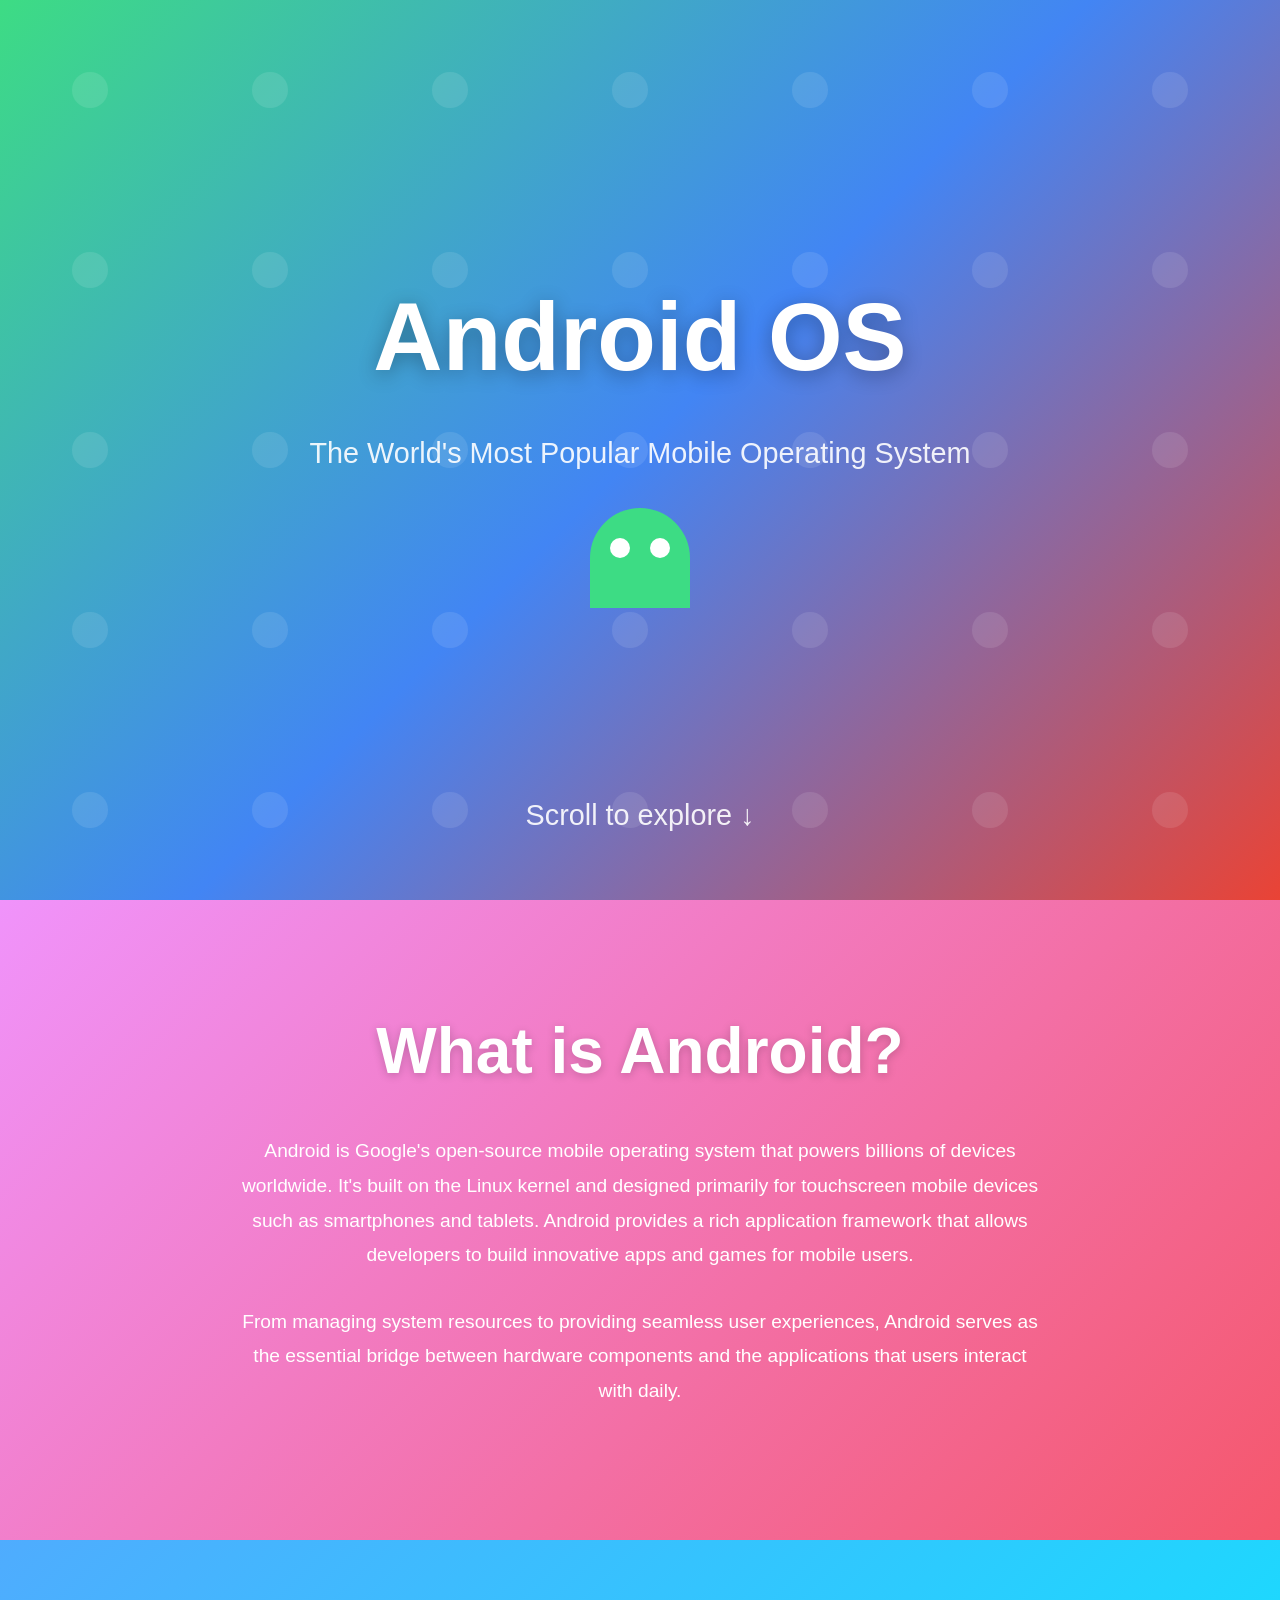
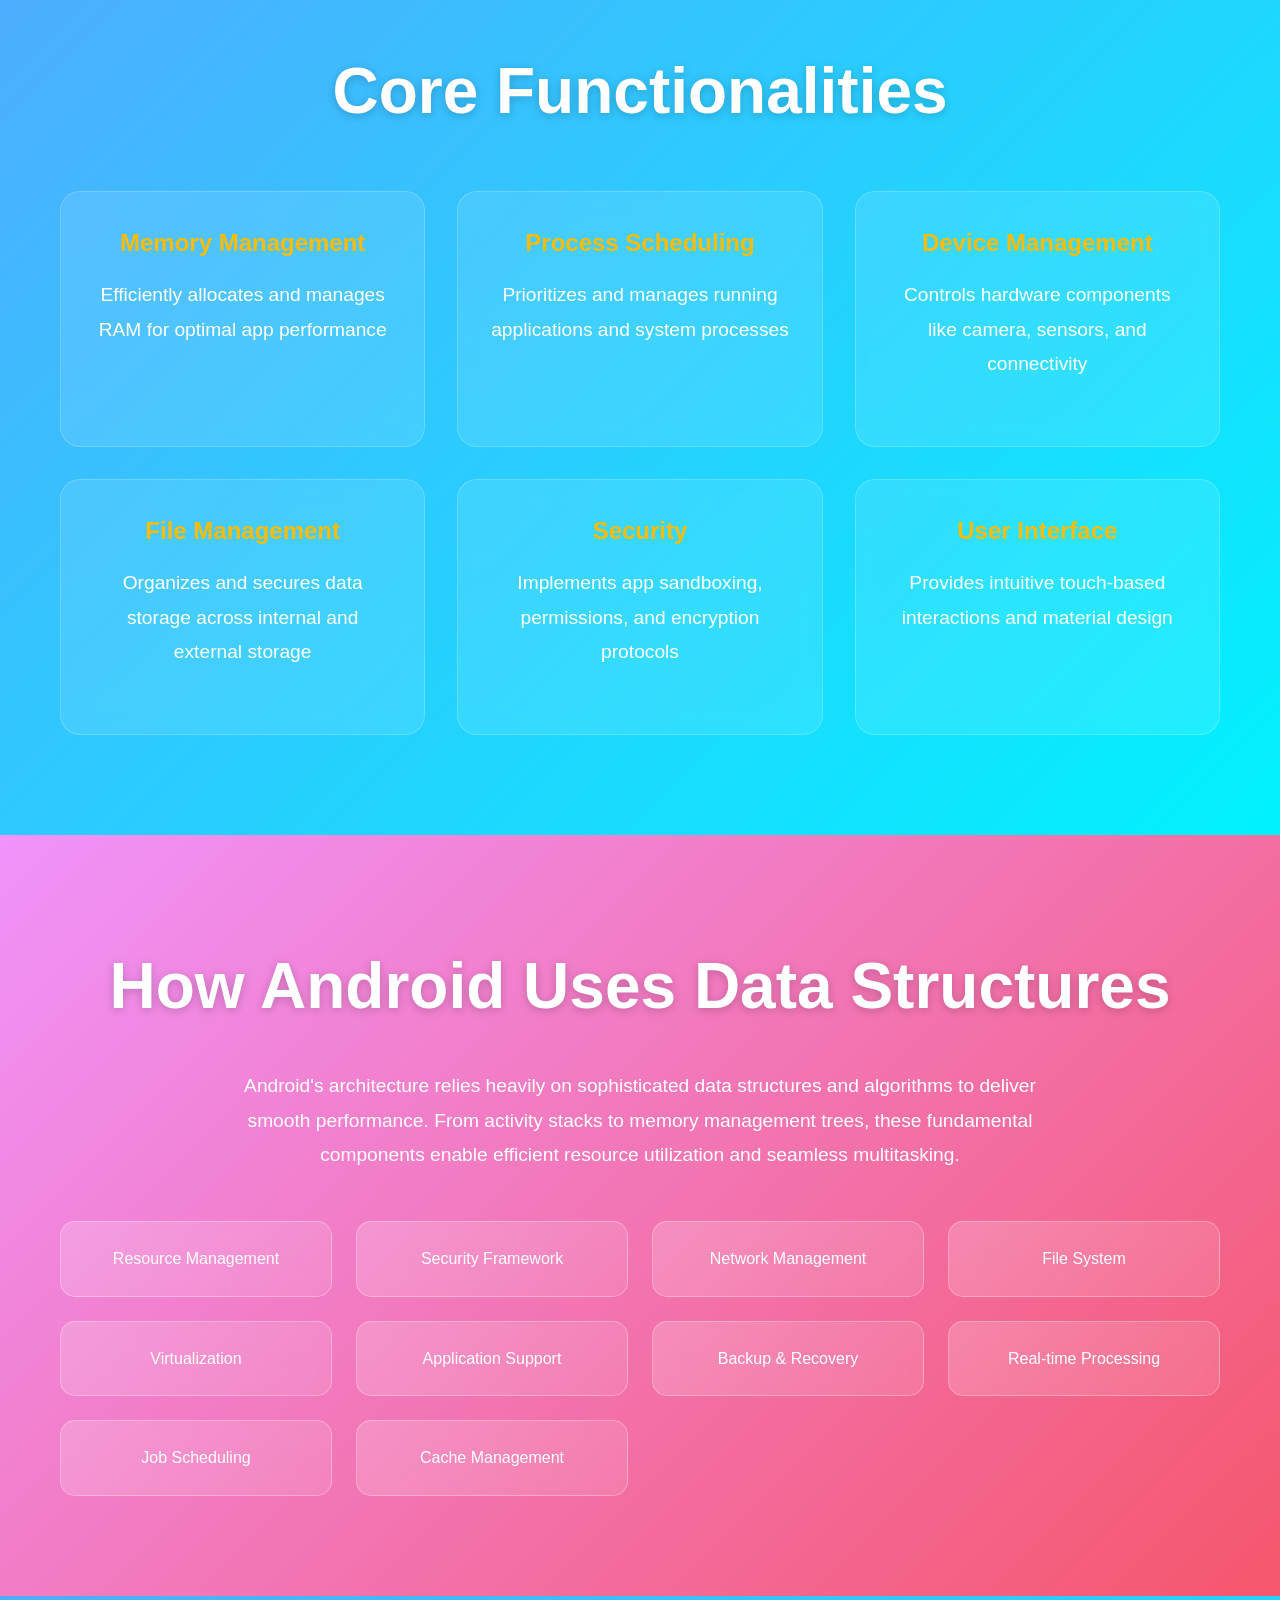
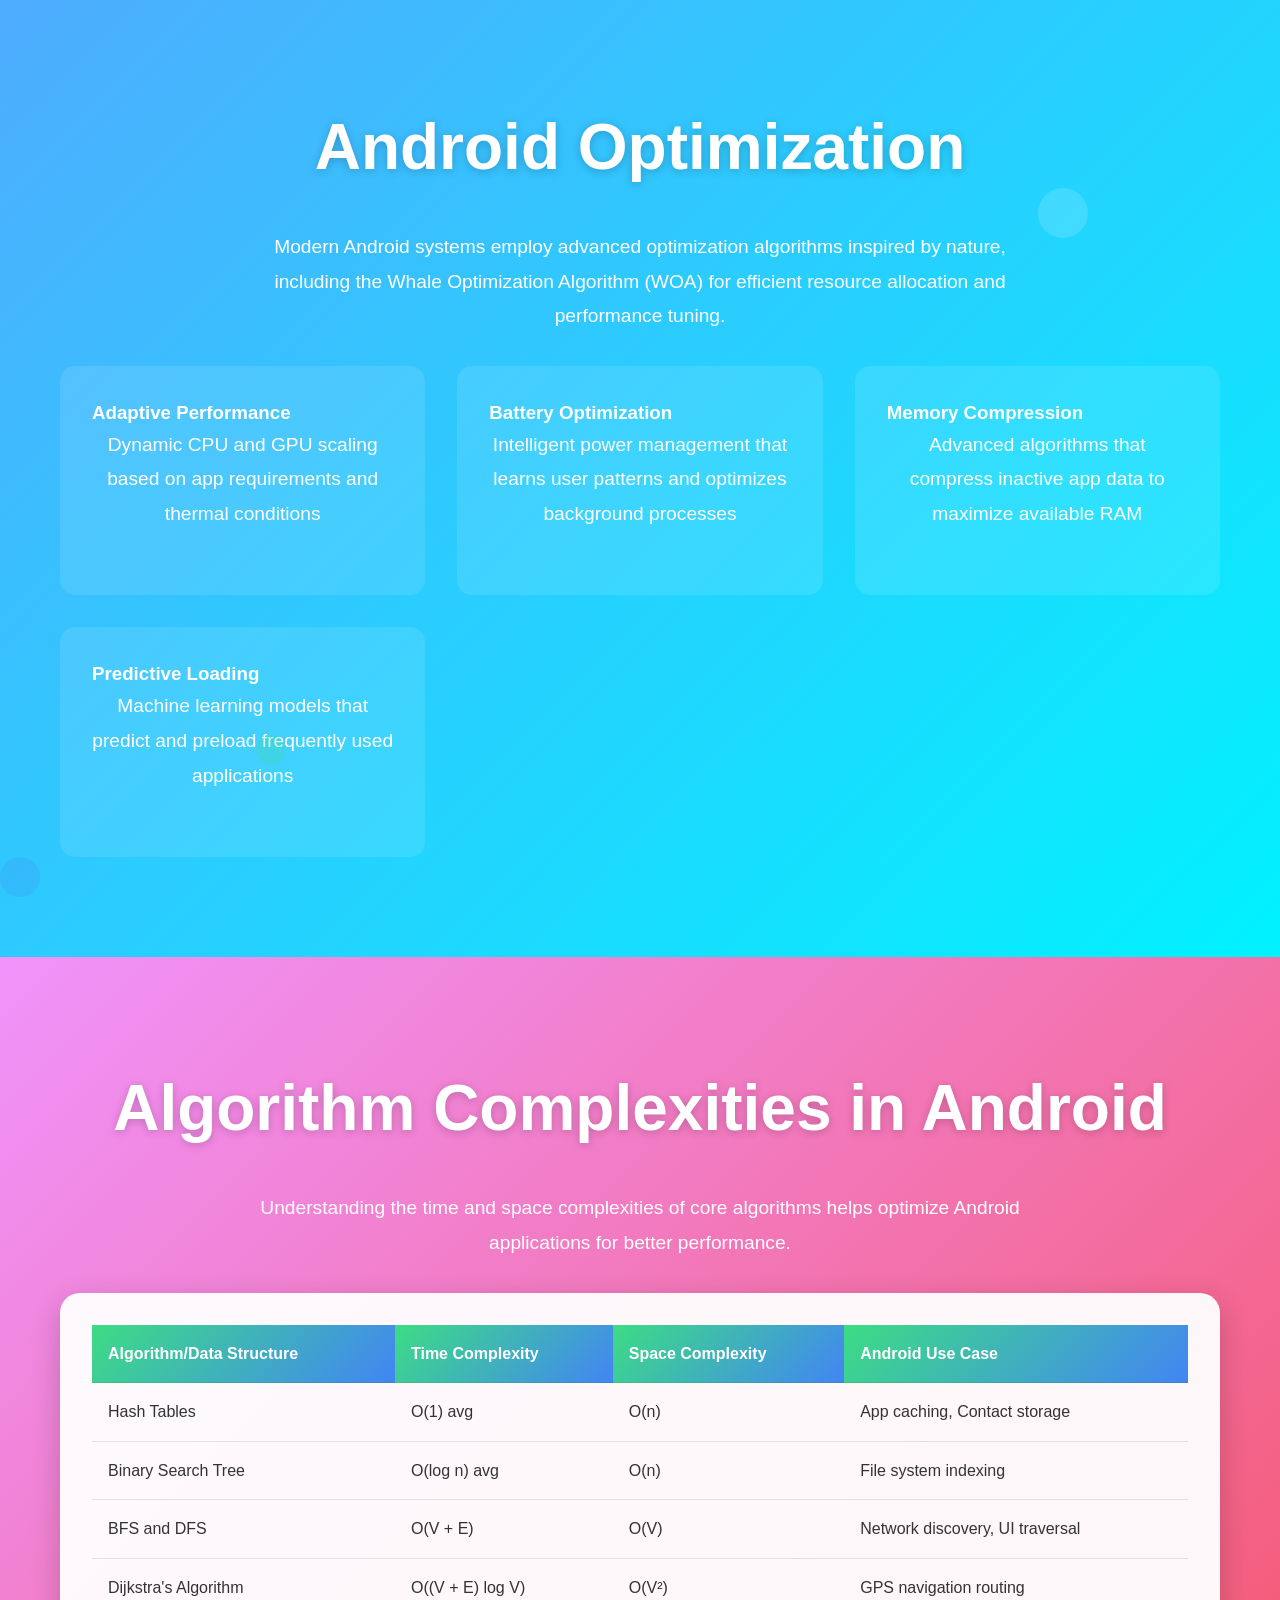
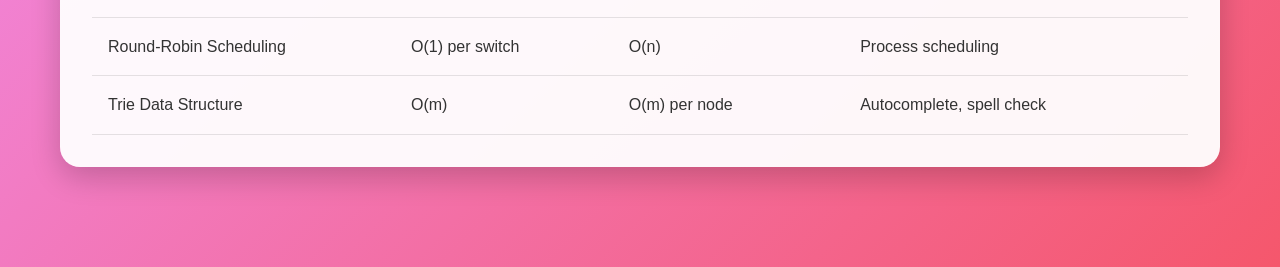
<file: Google Android/index.html>
<!DOCTYPE html>
<html lang="en">
<head>
    <meta charset="UTF-8">
    <meta name="viewport" content="width=device-width, initial-scale=1.0">
    <title>Android OS - Interactive Guide</title>
    <style>
        * {
            margin: 0;
            padding: 0;
            box-sizing: border-box;
        }

        :root {
            --android-green: #3DDC84;
            --android-blue: #4285F4;
            --android-red: #EA4335;
            --android-yellow: #FBBC05;
            --android-dark: #1a1a1a;
            --android-light: #f8f9fa;
        }

        body {
            font-family: 'Roboto', -apple-system, BlinkMacSystemFont, sans-serif;
            line-height: 1.6;
            color: #333;
            overflow-x: hidden;
            background: linear-gradient(135deg, #667eea 0%, #764ba2 100%);
        }

        .container {
            max-width: 1200px;
            margin: 0 auto;
            padding: 0 20px;
        }

        /* Header with parallax effect */
        .hero {
            height: 100vh;
            display: flex;
            align-items: center;
            justify-content: center;
            text-align: center;
            background: linear-gradient(135deg, var(--android-green) 0%, var(--android-blue) 50%, var(--android-red) 100%);
            position: relative;
            overflow: hidden;
        }

        .hero::before {
            content: '';
            position: absolute;
            top: 0;
            left: 0;
            right: 0;
            bottom: 0;
            background: url('data:image/svg+xml,<svg xmlns="http://www.w3.org/2000/svg" viewBox="0 0 100 100"><defs><pattern id="android" patternUnits="userSpaceOnUse" width="20" height="20"><circle cx="10" cy="10" r="2" fill="rgba(255,255,255,0.1)"/></pattern></defs><rect width="100" height="100" fill="url(%23android)"/></svg>');
            animation: float 20s ease-in-out infinite;
        }

        @keyframes float {
            0%, 100% { transform: translateY(0px) rotate(0deg); }
            50% { transform: translateY(-20px) rotate(2deg); }
        }

        .hero-content {
            z-index: 2;
            position: relative;
        }

        .hero h1 {
            font-size: clamp(3rem, 8vw, 6rem);
            font-weight: 900;
            color: white;
            margin-bottom: 1rem;
            text-shadow: 0 4px 20px rgba(0,0,0,0.3);
            animation: slideInUp 1s ease-out;
        }

        .hero p {
            font-size: clamp(1.2rem, 3vw, 1.8rem);
            color: rgba(255,255,255,0.9);
            margin-bottom: 2rem;
            animation: slideInUp 1s ease-out 0.3s both;
        }

        @keyframes slideInUp {
            from {
                opacity: 0;
                transform: translateY(50px);
            }
            to {
                opacity: 1;
                transform: translateY(0);
            }
        }

        /* Scroll indicator */
        .scroll-indicator {
            position: absolute;
            bottom: 30px;
            left: 50%;
            transform: translateX(-50%);
            color: white;
            animation: bounce 2s infinite;
        }

        @keyframes bounce {
            0%, 20%, 50%, 80%, 100% { transform: translateX(-50%) translateY(0); }
            40% { transform: translateX(-50%) translateY(-10px); }
            60% { transform: translateX(-50%) translateY(-5px); }
        }

        /* Section styling */
        .section {
            padding: 100px 0;
            position: relative;
            opacity: 0;
            transform: translateY(50px);
            transition: all 0.8s ease-out;
        }

        .section.visible {
            opacity: 1;
            transform: translateY(0);
        }

        .section:nth-child(even) {
            background: linear-gradient(135deg, #f093fb 0%, #f5576c 100%);
            color: white;
        }

        .section:nth-child(odd) {
            background: linear-gradient(135deg, #4facfe 0%, #00f2fe 100%);
            color: white;
        }

        .section h2 {
            font-size: clamp(2.5rem, 5vw, 4rem);
            margin-bottom: 2rem;
            text-align: center;
            font-weight: 800;
            text-shadow: 0 2px 10px rgba(0,0,0,0.2);
        }

        .section p {
            font-size: 1.2rem;
            line-height: 1.8;
            margin-bottom: 2rem;
            text-align: center;
            max-width: 800px;
            margin-left: auto;
            margin-right: auto;
        }

        /* Functionalities grid */
        .functionalities-grid {
            display: grid;
            grid-template-columns: repeat(auto-fit, minmax(300px, 1fr));
            gap: 2rem;
            margin-top: 3rem;
        }

        .functionality-card {
            background: rgba(255,255,255,0.1);
            backdrop-filter: blur(10px);
            border-radius: 20px;
            padding: 2rem;
            text-align: center;
            transition: all 0.4s ease;
            border: 1px solid rgba(255,255,255,0.2);
            transform: translateY(20px);
            opacity: 0;
        }

        .functionality-card.visible {
            transform: translateY(0);
            opacity: 1;
        }

        .functionality-card:hover {
            transform: translateY(-10px) scale(1.05);
            box-shadow: 0 20px 40px rgba(0,0,0,0.2);
        }

        .functionality-card h3 {
            font-size: 1.5rem;
            margin-bottom: 1rem;
            color: var(--android-yellow);
        }

        /* Business cases */
        .business-cases {
            display: grid;
            grid-template-columns: repeat(auto-fit, minmax(250px, 1fr));
            gap: 1.5rem;
            margin-top: 3rem;
        }

        .business-card {
            background: linear-gradient(135deg, rgba(255,255,255,0.2), rgba(255,255,255,0.1));
            backdrop-filter: blur(15px);
            border-radius: 15px;
            padding: 1.5rem;
            text-align: center;
            transition: all 0.4s cubic-bezier(0.4, 0, 0.2, 1);
            border: 1px solid rgba(255,255,255,0.3);
            cursor: pointer;
            transform: scale(0.9);
            opacity: 0;
        }

        .business-card.visible {
            transform: scale(1);
            opacity: 1;
        }

        .business-card:hover {
            transform: scale(1.1) rotateY(5deg);
            box-shadow: 0 25px 50px rgba(0,0,0,0.3);
        }

        /* Whale Optimization Algorithm */
        .woa-section {
            background: linear-gradient(135deg, #667eea 0%, #764ba2 100%);
            position: relative;
            overflow: hidden;
        }

        .woa-features {
            display: grid;
            grid-template-columns: repeat(auto-fit, minmax(300px, 1fr));
            gap: 2rem;
            margin-top: 2rem;
        }

        .woa-feature {
            background: rgba(255,255,255,0.1);
            border-radius: 15px;
            padding: 2rem;
            transition: all 0.5s ease;
            transform: translateX(-50px);
            opacity: 0;
        }

        .woa-feature.visible {
            transform: translateX(0);
            opacity: 1;
        }

        .woa-feature:hover {
            background: rgba(255,255,255,0.2);
            transform: translateX(10px);
        }

        /* Complexity table */
        .complexity-table {
            background: rgba(255,255,255,0.95);
            border-radius: 20px;
            padding: 2rem;
            margin-top: 2rem;
            overflow-x: auto;
            box-shadow: 0 10px 30px rgba(0,0,0,0.2);
        }

        .complexity-table table {
            width: 100%;
            border-collapse: collapse;
            color: #333;
        }

        .complexity-table th,
        .complexity-table td {
            padding: 1rem;
            text-align: left;
            border-bottom: 1px solid rgba(0,0,0,0.1);
        }

        .complexity-table th {
            background: linear-gradient(135deg, var(--android-green), var(--android-blue));
            color: white;
            font-weight: 600;
        }

        .complexity-table tr:hover {
            background: rgba(61, 220, 132, 0.1);
            transform: scale(1.02);
            transition: all 0.3s ease;
        }

        /* Floating elements */
        .floating-element {
            position: absolute;
            opacity: 0.7;
            animation: floatAround 15s ease-in-out infinite;
        }

        .floating-element:nth-child(1) { top: 10%; left: 10%; animation-delay: 0s; }
        .floating-element:nth-child(2) { top: 20%; right: 15%; animation-delay: 5s; }
        .floating-element:nth-child(3) { bottom: 20%; left: 20%; animation-delay: 10s; }

        @keyframes floatAround {
            0%, 100% { transform: translate(0, 0) rotate(0deg); }
            25% { transform: translate(30px, -30px) rotate(90deg); }
            50% { transform: translate(60px, 30px) rotate(180deg); }
            75% { transform: translate(-30px, 60px) rotate(270deg); }
        }

        /* Android robot animation */
        .android-robot {
            width: 100px;
            height: 100px;
            background: var(--android-green);
            border-radius: 50% 50% 0 0;
            position: relative;
            margin: 2rem auto;
            animation: robotBounce 2s ease-in-out infinite;
        }

        .android-robot::before {
            content: '';
            position: absolute;
            width: 20px;
            height: 20px;
            background: white;
            border-radius: 50%;
            top: 30px;
            left: 20px;
        }

        .android-robot::after {
            content: '';
            position: absolute;
            width: 20px;
            height: 20px;
            background: white;
            border-radius: 50%;
            top: 30px;
            right: 20px;
        }

        @keyframes robotBounce {
            0%, 100% { transform: translateY(0); }
            50% { transform: translateY(-20px); }
        }

        /* Responsive design */
        @media (max-width: 768px) {
            .section { padding: 60px 0; }
            .functionalities-grid { grid-template-columns: 1fr; }
            .business-cases { grid-template-columns: 1fr; }
            .woa-features { grid-template-columns: 1fr; }
        }

        /* Custom scrollbar */
        ::-webkit-scrollbar {
            width: 8px;
        }

        ::-webkit-scrollbar-track {
            background: #f1f1f1;
        }

        ::-webkit-scrollbar-thumb {
            background: linear-gradient(135deg, var(--android-green), var(--android-blue));
            border-radius: 4px;
        }

        ::-webkit-scrollbar-thumb:hover {
            background: linear-gradient(135deg, var(--android-blue), var(--android-red));
        }
    </style>
</head>
<body>
    <!-- Hero Section -->
    <section class="hero">
        <div class="hero-content">
            <h1>Android OS</h1>
            <p>The World's Most Popular Mobile Operating System</p>
            <div class="android-robot"></div>
        </div>
        <div class="scroll-indicator">
            <p>Scroll to explore ↓</p>
        </div>
    </section>

    <!-- Introduction Section -->
    <section class="section">
        <div class="container">
            <h2>What is Android?</h2>
            <p>Android is Google's open-source mobile operating system that powers billions of devices worldwide. It's built on the Linux kernel and designed primarily for touchscreen mobile devices such as smartphones and tablets. Android provides a rich application framework that allows developers to build innovative apps and games for mobile users.</p>
            <p>From managing system resources to providing seamless user experiences, Android serves as the essential bridge between hardware components and the applications that users interact with daily.</p>
        </div>
    </section>

    <!-- Functionalities Section -->
    <section class="section">
        <div class="container">
            <h2>Core Functionalities</h2>
            <div class="functionalities-grid">
                <div class="functionality-card">
                    <h3>Memory Management</h3>
                    <p>Efficiently allocates and manages RAM for optimal app performance</p>
                </div>
                <div class="functionality-card">
                    <h3>Process Scheduling</h3>
                    <p>Prioritizes and manages running applications and system processes</p>
                </div>
                <div class="functionality-card">
                    <h3>Device Management</h3>
                    <p>Controls hardware components like camera, sensors, and connectivity</p>
                </div>
                <div class="functionality-card">
                    <h3>File Management</h3>
                    <p>Organizes and secures data storage across internal and external storage</p>
                </div>
                <div class="functionality-card">
                    <h3>Security</h3>
                    <p>Implements app sandboxing, permissions, and encryption protocols</p>
                </div>
                <div class="functionality-card">
                    <h3>User Interface</h3>
                    <p>Provides intuitive touch-based interactions and material design</p>
                </div>
            </div>
        </div>
    </section>

    <!-- Data Structures Section -->
    <section class="section">
        <div class="container">
            <h2>How Android Uses Data Structures</h2>
            <p>Android's architecture relies heavily on sophisticated data structures and algorithms to deliver smooth performance. From activity stacks to memory management trees, these fundamental components enable efficient resource utilization and seamless multitasking.</p>
            
            <div class="business-cases">
                <div class="business-card">Resource Management</div>
                <div class="business-card">Security Framework</div>
                <div class="business-card">Network Management</div>
                <div class="business-card">File System</div>
                <div class="business-card">Virtualization</div>
                <div class="business-card">Application Support</div>
                <div class="business-card">Backup & Recovery</div>
                <div class="business-card">Real-time Processing</div>
                <div class="business-card">Job Scheduling</div>
                <div class="business-card">Cache Management</div>
            </div>
        </div>
    </section>

    <!-- Optimization Section -->
    <section class="section woa-section">
        <div class="container">
            <h2>Android Optimization</h2>
            <p>Modern Android systems employ advanced optimization algorithms inspired by nature, including the Whale Optimization Algorithm (WOA) for efficient resource allocation and performance tuning.</p>
            
            <div class="woa-features">
                <div class="woa-feature">
                    <h3>Adaptive Performance</h3>
                    <p>Dynamic CPU and GPU scaling based on app requirements and thermal conditions</p>
                </div>
                <div class="woa-feature">
                    <h3>Battery Optimization</h3>
                    <p>Intelligent power management that learns user patterns and optimizes background processes</p>
                </div>
                <div class="woa-feature">
                    <h3>Memory Compression</h3>
                    <p>Advanced algorithms that compress inactive app data to maximize available RAM</p>
                </div>
                <div class="woa-feature">
                    <h3>Predictive Loading</h3>
                    <p>Machine learning models that predict and preload frequently used applications</p>
                </div>
            </div>
        </div>
        
        <!-- Floating elements -->
        <div class="floating-element" style="width: 50px; height: 50px; background: rgba(255,255,255,0.2); border-radius: 50%;"></div>
        <div class="floating-element" style="width: 30px; height: 30px; background: rgba(61,220,132,0.3); border-radius: 50%;"></div>
        <div class="floating-element" style="width: 40px; height: 40px; background: rgba(66,133,244,0.3); border-radius: 50%;"></div>
    </section>

    <!-- Performance Metrics -->
    <section class="section">
        <div class="container">
            <h2>Algorithm Complexities in Android</h2>
            <p>Understanding the time and space complexities of core algorithms helps optimize Android applications for better performance.</p>
            
            <div class="complexity-table">
                <table>
                    <thead>
                        <tr>
                            <th>Algorithm/Data Structure</th>
                            <th>Time Complexity</th>
                            <th>Space Complexity</th>
                            <th>Android Use Case</th>
                        </tr>
                    </thead>
                    <tbody>
                        <tr>
                            <td>Hash Tables</td>
                            <td>O(1) avg</td>
                            <td>O(n)</td>
                            <td>App caching, Contact storage</td>
                        </tr>
                        <tr>
                            <td>Binary Search Tree</td>
                            <td>O(log n) avg</td>
                            <td>O(n)</td>
                            <td>File system indexing</td>
                        </tr>
                        <tr>
                            <td>BFS and DFS</td>
                            <td>O(V + E)</td>
                            <td>O(V)</td>
                            <td>Network discovery, UI traversal</td>
                        </tr>
                        <tr>
                            <td>Dijkstra's Algorithm</td>
                            <td>O((V + E) log V)</td>
                            <td>O(V²)</td>
                            <td>GPS navigation routing</td>
                        </tr>
                        <tr>
                            <td>Round-Robin Scheduling</td>
                            <td>O(1) per switch</td>
                            <td>O(n)</td>
                            <td>Process scheduling</td>
                        </tr>
                        <tr>
                            <td>Trie Data Structure</td>
                            <td>O(m)</td>
                            <td>O(m) per node</td>
                            <td>Autocomplete, spell check</td>
                        </tr>
                    </tbody>
                </table>
            </div>
        </div>
    </section>

    <script>
        // Intersection Observer for scroll animations
        const observerOptions = {
            threshold: 0.1,
            rootMargin: '0px 0px -50px 0px'
        };

        const observer = new IntersectionObserver((entries) => {
            entries.forEach(entry => {
                if (entry.isIntersecting) {
                    entry.target.classList.add('visible');
                }
            });
        }, observerOptions);

        // Observe all sections and cards
        document.addEventListener('DOMContentLoaded', () => {
            const sections = document.querySelectorAll('.section');
            const cards = document.querySelectorAll('.functionality-card, .business-card, .woa-feature');
            
            sections.forEach(section => observer.observe(section));
            cards.forEach((card, index) => {
                card.style.transitionDelay = `${index * 0.1}s`;
                observer.observe(card);
            });
        });

        // Smooth parallax scrolling effect
        window.addEventListener('scroll', () => {
            const scrolled = window.pageYOffset;
            const hero = document.querySelector('.hero');
            const heroContent = document.querySelector('.hero-content');
            
            if (hero && heroContent) {
                heroContent.style.transform = `translateY(${scrolled * 0.5}px)`;
                hero.style.opacity = Math.max(0, 1 - scrolled / window.innerHeight);
            }
        });

        // Add click interaction to business cards
        document.querySelectorAll('.business-card').forEach(card => {
            card.addEventListener('click', () => {
                card.style.background = 'linear-gradient(135deg, rgba(61,220,132,0.3), rgba(66,133,244,0.3))';
                setTimeout(() => {
                    card.style.background = 'linear-gradient(135deg, rgba(255,255,255,0.2), rgba(255,255,255,0.1))';
                }, 300);
            });
        });

        // Enhanced table row interactions
        document.querySelectorAll('.complexity-table tr').forEach(row => {
            row.addEventListener('mouseenter', () => {
                row.style.boxShadow = '0 5px 15px rgba(61,220,132,0.3)';
            });
            
            row.addEventListener('mouseleave', () => {
                row.style.boxShadow = 'none';
            });
        });

        // Dynamic gradient animation for sections
        let gradientIndex = 0;
        const gradients = [
            'linear-gradient(135deg, #667eea 0%, #764ba2 100%)',
            'linear-gradient(135deg, #f093fb 0%, #f5576c 100%)',
            'linear-gradient(135deg, #4facfe 0%, #00f2fe 100%)',
            'linear-gradient(135deg, #43e97b 0%, #38f9d7 100%)',
            'linear-gradient(135deg, #fa709a 0%, #fee140 100%)'
        ];

        setInterval(() => {
            const sections = document.querySelectorAll('.section');
            sections.forEach((section, index) => {
                if (index % 2 === gradientIndex % 2) {
                    section.style.background = gradients[gradientIndex % gradients.length];
                }
            });
            gradientIndex++;
        }, 10000);
    </script>
</body>
</html>
</file>
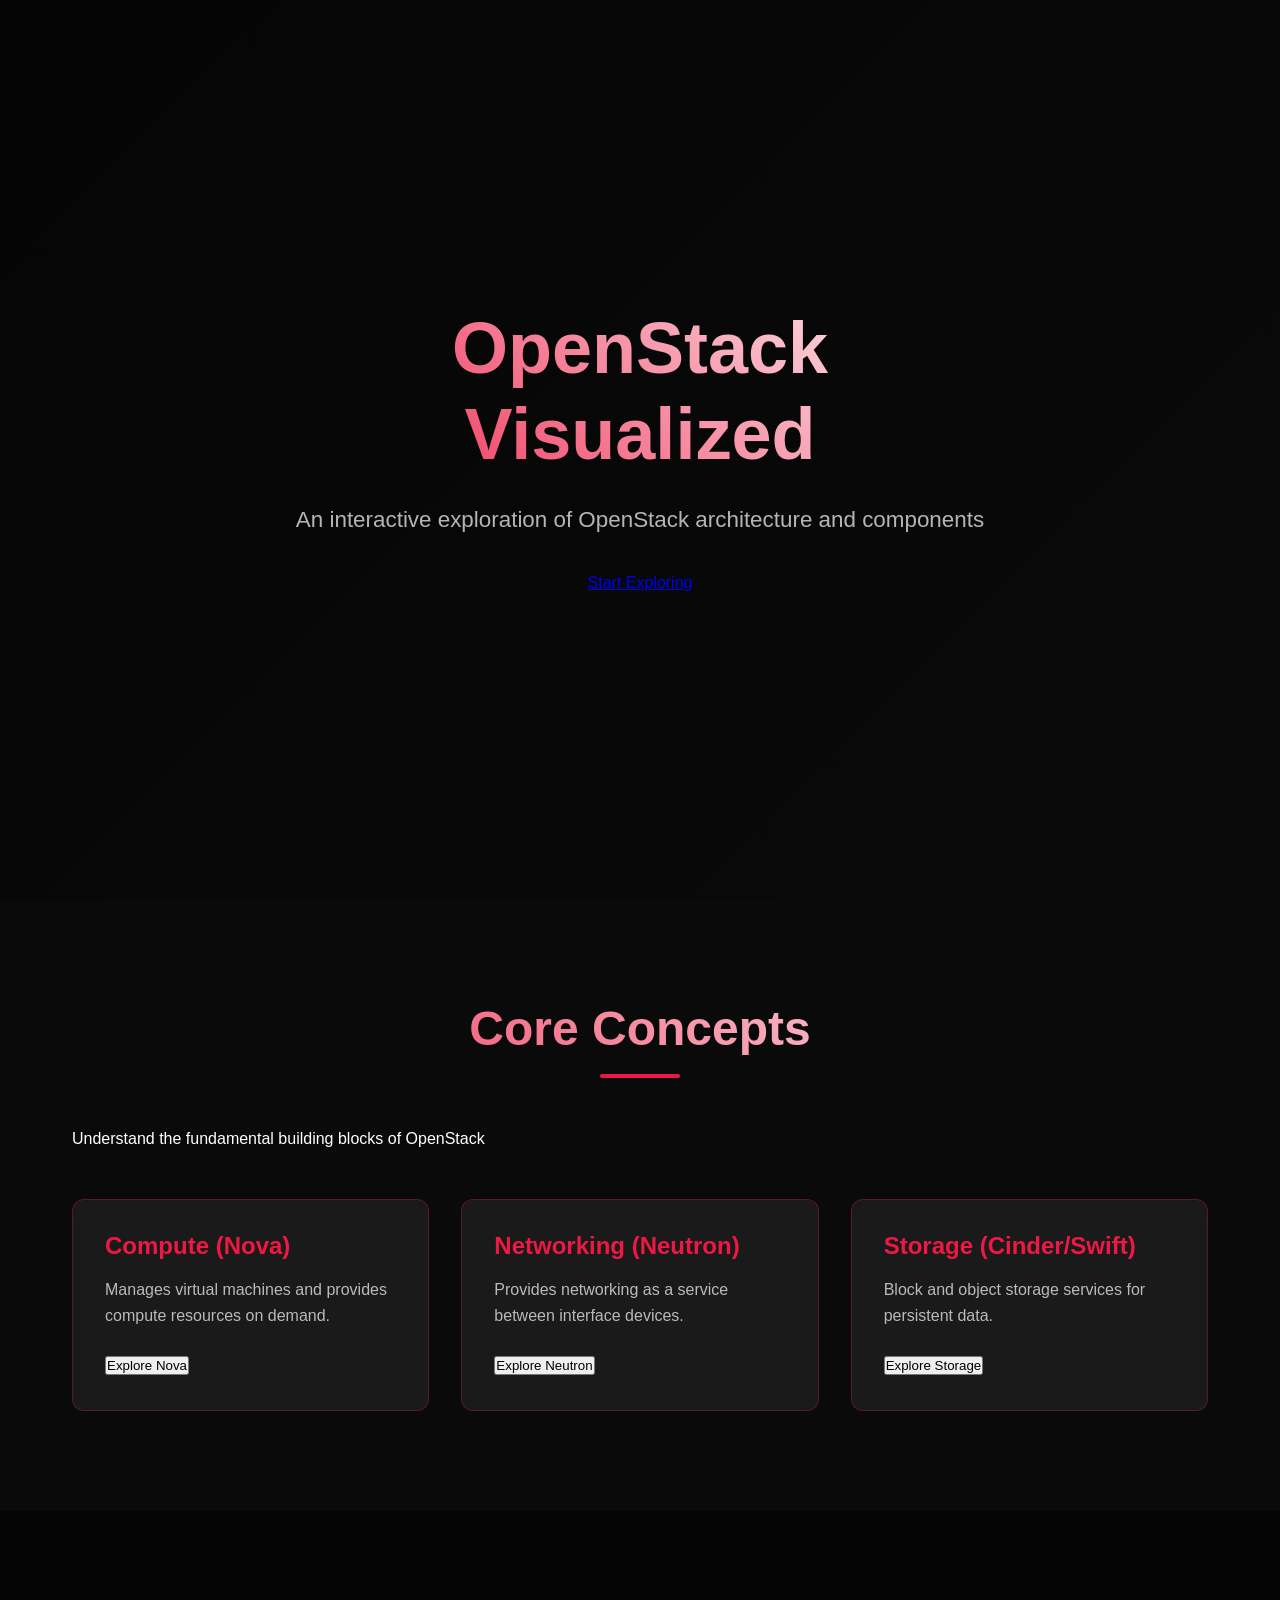
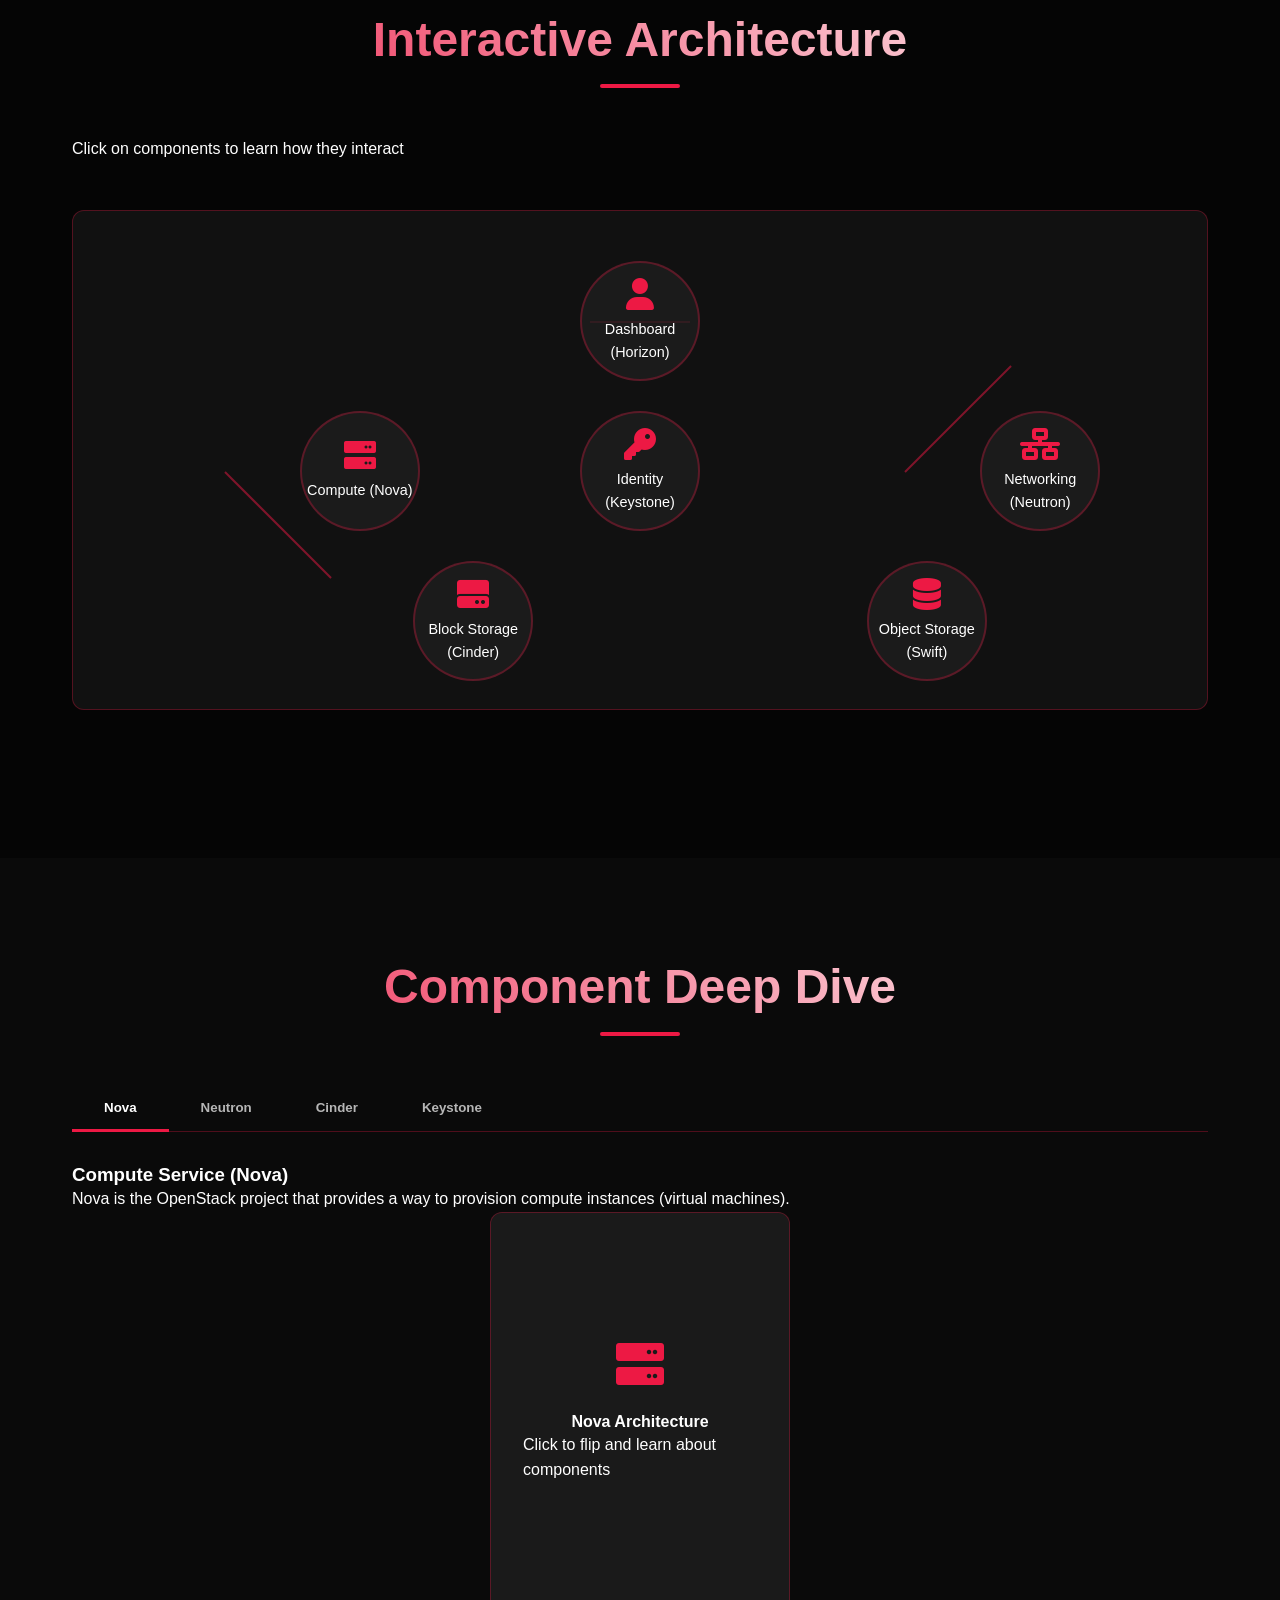
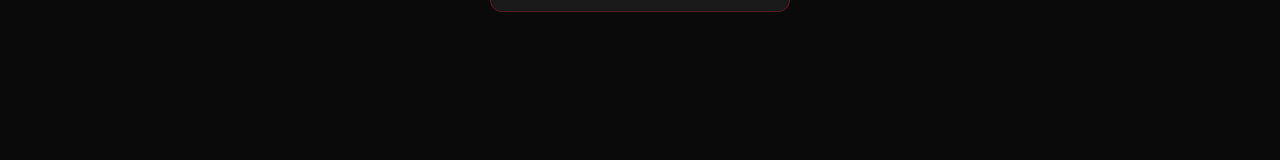
<file: openstack/index.html>
<!DOCTYPE html>
<html lang="en">
<head>
    <meta charset="UTF-8">
    <meta name="viewport" content="width=device-width, initial-scale=1.0">
    <title>OpenStack Visualized | Interactive Learning Platform</title>
    <style>
        /* Base Styles */
        :root {
            --primary: #ED1944;
            --primary-dark: #C41E3A;
            --dark-bg: #0a0a0a;
            --darker-bg: #050505;
            --light-text: #ffffff;
            --lighter-text: rgba(255,255,255,0.9);
            --muted-text: rgba(255,255,255,0.7);
            --card-bg: rgba(30,30,30,0.8);
            --border-color: rgba(237,25,68,0.3);
            --highlight: rgba(237,25,68,0.1);
        }
        
        * {
            margin: 0;
            padding: 0;
            box-sizing: border-box;
        }

        body {
            font-family: 'Inter', -apple-system, BlinkMacSystemFont, sans-serif;
            background: var(--dark-bg);
            color: var(--light-text);
            line-height: 1.6;
            overflow-x: hidden;
            scroll-behavior: smooth;
        }

        /* Custom Scrollbar */
        ::-webkit-scrollbar {
            width: 10px;
        }

        ::-webkit-scrollbar-track {
            background: var(--darker-bg);
        }

        ::-webkit-scrollbar-thumb {
            background: linear-gradient(180deg, var(--primary), var(--primary-dark));
            border-radius: 5px;
        }

        /* Typography */
        h1, h2, h3, h4 {
            font-weight: 700;
            line-height: 1.2;
        }

        /* Layout Components */
        .container {
            width: 100%;
            max-width: 1200px;
            margin: 0 auto;
            padding: 0 2rem;
        }

        .section {
            padding: 100px 0;
            position: relative;
        }

        .section-title {
            font-size: 3rem;
            text-align: center;
            margin-bottom: 3rem;
            background: linear-gradient(45deg, var(--primary), #ffffff);
            -webkit-background-clip: text;
            -webkit-text-fill-color: transparent;
            position: relative;
        }

        .section-title::after {
            content: '';
            display: block;
            width: 80px;
            height: 4px;
            background: var(--primary);
            margin: 1rem auto;
            border-radius: 2px;
        }

        /* Particle Background */
        .particles {
            position: absolute;
            top: 0;
            left: 0;
            width: 100%;
            height: 100%;
            z-index: -1;
            overflow: hidden;
        }

        .particle {
            position: absolute;
            background: rgba(237,25,68,0.5);
            border-radius: 50%;
            animation: float 15s infinite linear;
        }

        @keyframes float {
            0% { transform: translateY(0) translateX(0); }
            50% { transform: translateY(-100px) translateX(100px); }
            100% { transform: translateY(0) translateX(0); }
        }

        /* Hero Section */
        .hero {
            height: 100vh;
            display: flex;
            align-items: center;
            justify-content: center;
            text-align: center;
            position: relative;
            overflow: hidden;
            background: linear-gradient(135deg, var(--darker-bg) 0%, var(--dark-bg) 100%);
        }

        .hero-content {
            position: relative;
            z-index: 10;
            max-width: 800px;
            margin: 0 auto;
        }

        .hero h1 {
            font-size: 4.5rem;
            margin-bottom: 1.5rem;
            background: linear-gradient(45deg, var(--primary), #ffffff);
            -webkit-background-clip: text;
            -webkit-text-fill-color: transparent;
            animation: fadeInUp 1s ease-out;
        }

        .hero p {
            font-size: 1.4rem;
            color: var(--muted-text);
            margin-bottom: 2rem;
            animation: fadeInUp 1s ease-out 0.2s both;
        }

        /* Interactive Concept Cards */
        .concept-cards {
            display: grid;
            grid-template-columns: repeat(auto-fit, minmax(300px, 1fr));
            gap: 2rem;
            margin-top: 3rem;
        }

        .concept-card {
            background: var(--card-bg);
            border-radius: 12px;
            padding: 2rem;
            border: 1px solid var(--border-color);
            transition: all 0.4s cubic-bezier(0.175, 0.885, 0.32, 1.275);
            position: relative;
            overflow: hidden;
            backdrop-filter: blur(10px);
        }

        .concept-card::before {
            content: '';
            position: absolute;
            top: 0;
            left: -100%;
            width: 100%;
            height: 100%;
            background: linear-gradient(
                90deg,
                transparent,
                var(--highlight),
                transparent
            );
            transition: 0.6s;
        }

        .concept-card:hover {
            transform: translateY(-10px);
            box-shadow: 0 20px 40px rgba(237,25,68,0.2);
            border-color: var(--primary);
        }

        .concept-card:hover::before {
            left: 100%;
        }

        .concept-card h3 {
            color: var(--primary);
            margin-bottom: 1rem;
            font-size: 1.5rem;
        }

        .concept-card p {
            color: var(--muted-text);
            margin-bottom: 1.5rem;
        }

        /* Interactive Diagram */
        .interactive-diagram {
            width: 100%;
            height: 500px;
            background: rgba(30,30,30,0.5);
            border-radius: 12px;
            margin: 3rem 0;
            position: relative;
            overflow: hidden;
            border: 1px solid var(--border-color);
        }

        .diagram-node {
            position: absolute;
            width: 120px;
            height: 120px;
            background: var(--card-bg);
            border-radius: 50%;
            display: flex;
            flex-direction: column;
            align-items: center;
            justify-content: center;
            cursor: pointer;
            transition: all 0.3s ease;
            border: 2px solid var(--border-color);
            z-index: 2;
        }

        .diagram-node:hover {
            transform: scale(1.1);
            box-shadow: 0 0 30px rgba(237,25,68,0.3);
            border-color: var(--primary);
        }

        .diagram-node i {
            font-size: 2rem;
            margin-bottom: 0.5rem;
            color: var(--primary);
        }

        .diagram-node span {
            font-size: 0.9rem;
            text-align: center;
            color: var(--light-text);
        }

        .diagram-connection {
            position: absolute;
            height: 2px;
            background: rgba(237,25,68,0.5);
            transform-origin: left center;
            z-index: 1;
        }

        /* Animated Tabs */
        .tabs-container {
            margin: 3rem 0;
        }

        .tabs-header {
            display: flex;
            border-bottom: 1px solid var(--border-color);
            margin-bottom: 2rem;
        }

        .tab-btn {
            padding: 1rem 2rem;
            background: transparent;
            border: none;
            color: var(--muted-text);
            font-weight: 600;
            cursor: pointer;
            position: relative;
            transition: all 0.3s ease;
        }

        .tab-btn::after {
            content: '';
            position: absolute;
            bottom: -1px;
            left: 0;
            width: 0;
            height: 3px;
            background: var(--primary);
            transition: width 0.3s ease;
        }

        .tab-btn.active {
            color: var(--light-text);
        }

        .tab-btn.active::after {
            width: 100%;
        }

        .tab-content {
            display: none;
            animation: fadeIn 0.5s ease-out;
        }

        .tab-content.active {
            display: block;
        }

        /* 3D Flip Card */
        .flip-card {
            perspective: 1000px;
            width: 300px;
            height: 400px;
            margin: 0 auto;
        }

        .flip-card-inner {
            position: relative;
            width: 100%;
            height: 100%;
            transition: transform 0.8s;
            transform-style: preserve-3d;
        }

        .flip-card:hover .flip-card-inner {
            transform: rotateY(180deg);
        }

        .flip-card-front, .flip-card-back {
            position: absolute;
            width: 100%;
            height: 100%;
            backface-visibility: hidden;
            border-radius: 12px;
            padding: 2rem;
            background: var(--card-bg);
            border: 1px solid var(--border-color);
            display: flex;
            flex-direction: column;
            align-items: center;
            justify-content: center;
        }

        .flip-card-back {
            transform: rotateY(180deg);
        }

        .flip-card i {
            font-size: 3rem;
            color: var(--primary);
            margin-bottom: 1.5rem;
        }

        /* Animations */
        @keyframes fadeInUp {
            from {
                opacity: 0;
                transform: translateY(30px);
            }
            to {
                opacity: 1;
                transform: translateY(0);
            }
        }

        @keyframes fadeIn {
            from { opacity: 0; }
            to { opacity: 1; }
        }

        /* Responsive Design */
        @media (max-width: 768px) {
            .hero h1 {
                font-size: 3rem;
            }
            
            .section-title {
                font-size: 2.5rem;
            }
            
            .concept-cards {
                grid-template-columns: 1fr;
            }
        }
    </style>
    <link rel="stylesheet" href="https://cdnjs.cloudflare.com/ajax/libs/font-awesome/6.0.0-beta3/css/all.min.css">
</head>
<body>
    <!-- Hero Section -->
    <section class="hero">
        <div class="particles" id="particles"></div>
        <div class="container hero-content">
            <h1>OpenStack Visualized</h1>
            <p>An interactive exploration of OpenStack architecture and components</p>
            <a href="#concepts" class="cta-button">Start Exploring</a>
        </div>
    </section>

    <!-- Core Concepts Section -->
    <section class="section" id="concepts">
        <div class="container">
            <h2 class="section-title">Core Concepts</h2>
            <p class="section-subtitle">Understand the fundamental building blocks of OpenStack</p>
            
            <div class="concept-cards">
                <div class="concept-card">
                    <h3>Compute (Nova)</h3>
                    <p>Manages virtual machines and provides compute resources on demand.</p>
                    <div class="card-footer">
                        <button class="learn-more">Explore Nova</button>
                    </div>
                </div>
                
                <div class="concept-card">
                    <h3>Networking (Neutron)</h3>
                    <p>Provides networking as a service between interface devices.</p>
                    <div class="card-footer">
                        <button class="learn-more">Explore Neutron</button>
                    </div>
                </div>
                
                <div class="concept-card">
                    <h3>Storage (Cinder/Swift)</h3>
                    <p>Block and object storage services for persistent data.</p>
                    <div class="card-footer">
                        <button class="learn-more">Explore Storage</button>
                    </div>
                </div>
            </div>
        </div>
    </section>

    <!-- Interactive Architecture Diagram -->
    <section class="section" style="background: var(--darker-bg);">
        <div class="container">
            <h2 class="section-title">Interactive Architecture</h2>
            <p class="section-subtitle">Click on components to learn how they interact</p>
            
            <div class="interactive-diagram" id="architectureDiagram">
                <div class="diagram-connection" id="conn1"></div>
                <div class="diagram-connection" id="conn2"></div>
                <div class="diagram-connection" id="conn3"></div>
                
                <div class="diagram-node" style="top: 50px; left: 50%; transform: translateX(-50%);">
                    <i class="fas fa-user"></i>
                    <span>Dashboard (Horizon)</span>
                </div>
                
                <div class="diagram-node" style="top: 200px; left: 20%;">
                    <i class="fas fa-server"></i>
                    <span>Compute (Nova)</span>
                </div>
                
                <div class="diagram-node" style="top: 200px; left: 80%;">
                    <i class="fas fa-network-wired"></i>
                    <span>Networking (Neutron)</span>
                </div>
                
                <div class="diagram-node" style="top: 350px; left: 30%;">
                    <i class="fas fa-hdd"></i>
                    <span>Block Storage (Cinder)</span>
                </div>
                
                <div class="diagram-node" style="top: 350px; left: 70%;">
                    <i class="fas fa-database"></i>
                    <span>Object Storage (Swift)</span>
                </div>
                
                <div class="diagram-node" style="top: 200px; left: 50%; transform: translateX(-50%);">
                    <i class="fas fa-key"></i>
                    <span>Identity (Keystone)</span>
                </div>
            </div>
        </div>
    </section>

    <!-- Component Deep Dive -->
    <section class="section">
        <div class="container">
            <h2 class="section-title">Component Deep Dive</h2>
            
            <div class="tabs-container">
                <div class="tabs-header">
                    <button class="tab-btn active" data-tab="nova">Nova</button>
                    <button class="tab-btn" data-tab="neutron">Neutron</button>
                    <button class="tab-btn" data-tab="cinder">Cinder</button>
                    <button class="tab-btn" data-tab="keystone">Keystone</button>
                </div>
                
                <div class="tab-content active" id="nova-tab">
                    <h3>Compute Service (Nova)</h3>
                    <p>Nova is the OpenStack project that provides a way to provision compute instances (virtual machines).</p>
                    <div class="flip-card">
                        <div class="flip-card-inner">
                            <div class="flip-card-front">
                                <i class="fas fa-server"></i>
                                <h4>Nova Architecture</h4>
                                <p>Click to flip and learn about components</p>
                            </div>
                            <div class="flip-card-back">
                                <h4>Key Components</h4>
                                <ul>
                                    <li>nova-api</li>
                                    <li>nova-scheduler</li>
                                    <li>nova-compute</li>
                                    <li>nova-conductor</li>
                                </ul>
                            </div>
                        </div>
                    </div>
                </div>
                
                <div class="tab-content" id="neutron-tab">
                    <h3>Networking Service (Neutron)</h3>
                    <p>Neutron provides networking as a service between interface devices managed by other OpenStack services.</p>
                    <!-- Similar flip card for Neutron -->
                </div>
                
                <!-- Additional tab contents -->
            </div>
        </div>
    </section>

    <script>
        // Create particles
        const particlesContainer = document.getElementById('particles');
        for (let i = 0; i < 30; i++) {
            const particle = document.createElement('div');
            particle.classList.add('particle');
            
            // Random properties
            const size = Math.random() * 5 + 2;
            const posX = Math.random() * 100;
            const posY = Math.random() * 100;
            const opacity = Math.random() * 0.5 + 0.1;
            const duration = Math.random() * 20 + 10;
            const delay = Math.random() * 5;
            
            particle.style.width = `${size}px`;
            particle.style.height = `${size}px`;
            particle.style.left = `${posX}%`;
            particle.style.top = `${posY}%`;
            particle.style.opacity = opacity;
            particle.style.animationDuration = `${duration}s`;
            particle.style.animationDelay = `${delay}s`;
            
            particlesContainer.appendChild(particle);
        }

        // Tab functionality
        const tabBtns = document.querySelectorAll('.tab-btn');
        tabBtns.forEach(btn => {
            btn.addEventListener('click', () => {
                // Remove active class from all buttons and contents
                tabBtns.forEach(b => b.classList.remove('active'));
                document.querySelectorAll('.tab-content').forEach(c => c.classList.remove('active'));
                
                // Add active class to clicked button and corresponding content
                btn.classList.add('active');
                const tabId = btn.getAttribute('data-tab');
                document.getElementById(`${tabId}-tab`).classList.add('active');
            });
        });

        // Diagram connections
        function drawConnections() {
            const diagram = document.getElementById('architectureDiagram');
            const nodes = diagram.querySelectorAll('.diagram-node');
            
            // Simple straight connections for demo
            const conn1 = document.getElementById('conn1');
            const conn2 = document.getElementById('conn2');
            const conn3 = document.getElementById('conn3');
            
            // Position connections between nodes
            // In a real implementation, you would calculate positions dynamically
            conn1.style.width = '100px';
            conn1.style.top = '110px';
            conn1.style.left = 'calc(50% - 50px)';
            conn1.style.transform = 'rotate(0deg)';
            
            conn2.style.width = '150px';
            conn2.style.top = '260px';
            conn2.style.left = 'calc(20% - 75px)';
            conn2.style.transform = 'rotate(45deg)';
            
            conn3.style.width = '150px';
            conn3.style.top = '260px';
            conn3.style.left = 'calc(80% - 75px)';
            conn3.style.transform = 'rotate(-45deg)';
        }

        // Initialize
        document.addEventListener('DOMContentLoaded', () => {
            drawConnections();
            
            // Add click handlers for diagram nodes
            document.querySelectorAll('.diagram-node').forEach(node => {
                node.addEventListener('click', () => {
                    const service = node.querySelector('span').textContent;
                    alert(`You clicked on ${service}. In a full implementation, this would show detailed information.`);
                });
            });
        });

        // Scroll animations
        const observer = new IntersectionObserver((entries) => {
            entries.forEach(entry => {
                if (entry.isIntersecting) {
                    entry.target.classList.add('animate');
                }
            });
        }, { threshold: 0.1 });

        document.querySelectorAll('.concept-card, .section-title, .section-subtitle').forEach(el => {
            observer.observe(el);
        });
    </script>
</body>
</html>
</file>
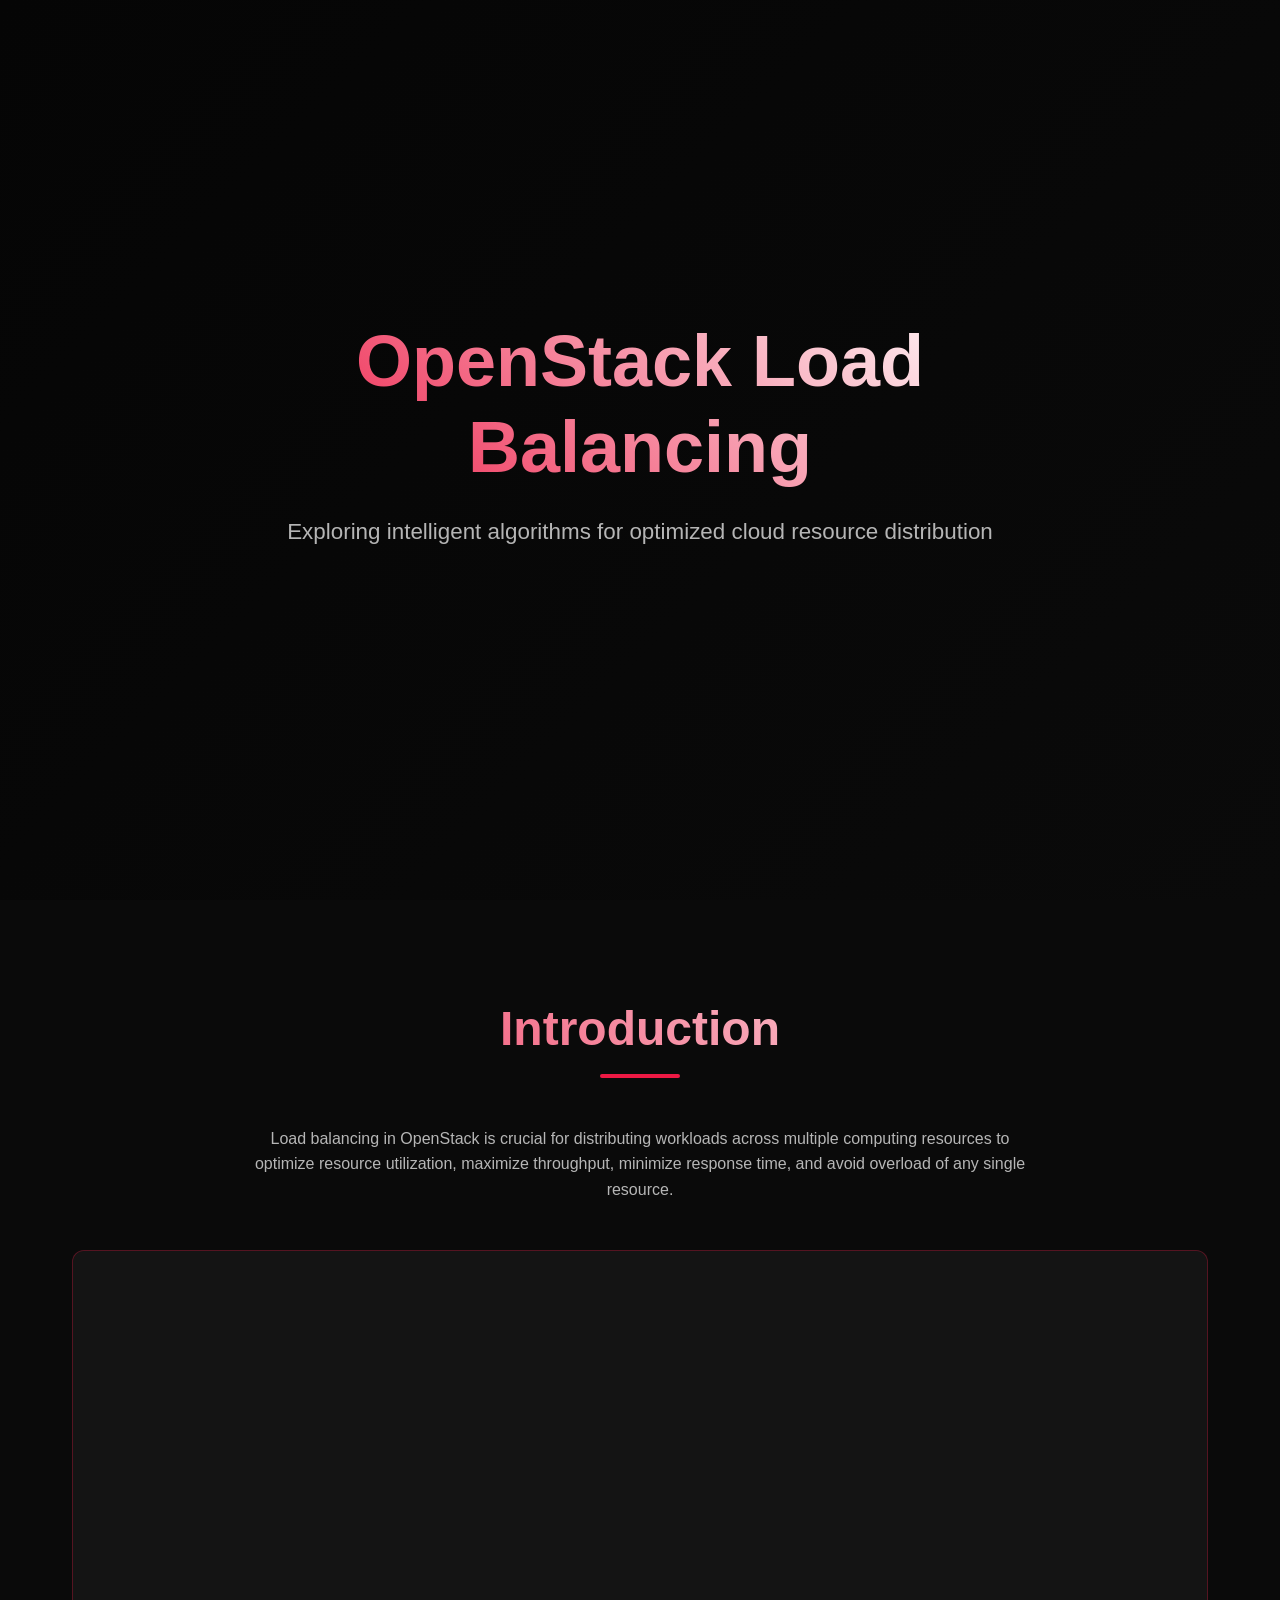
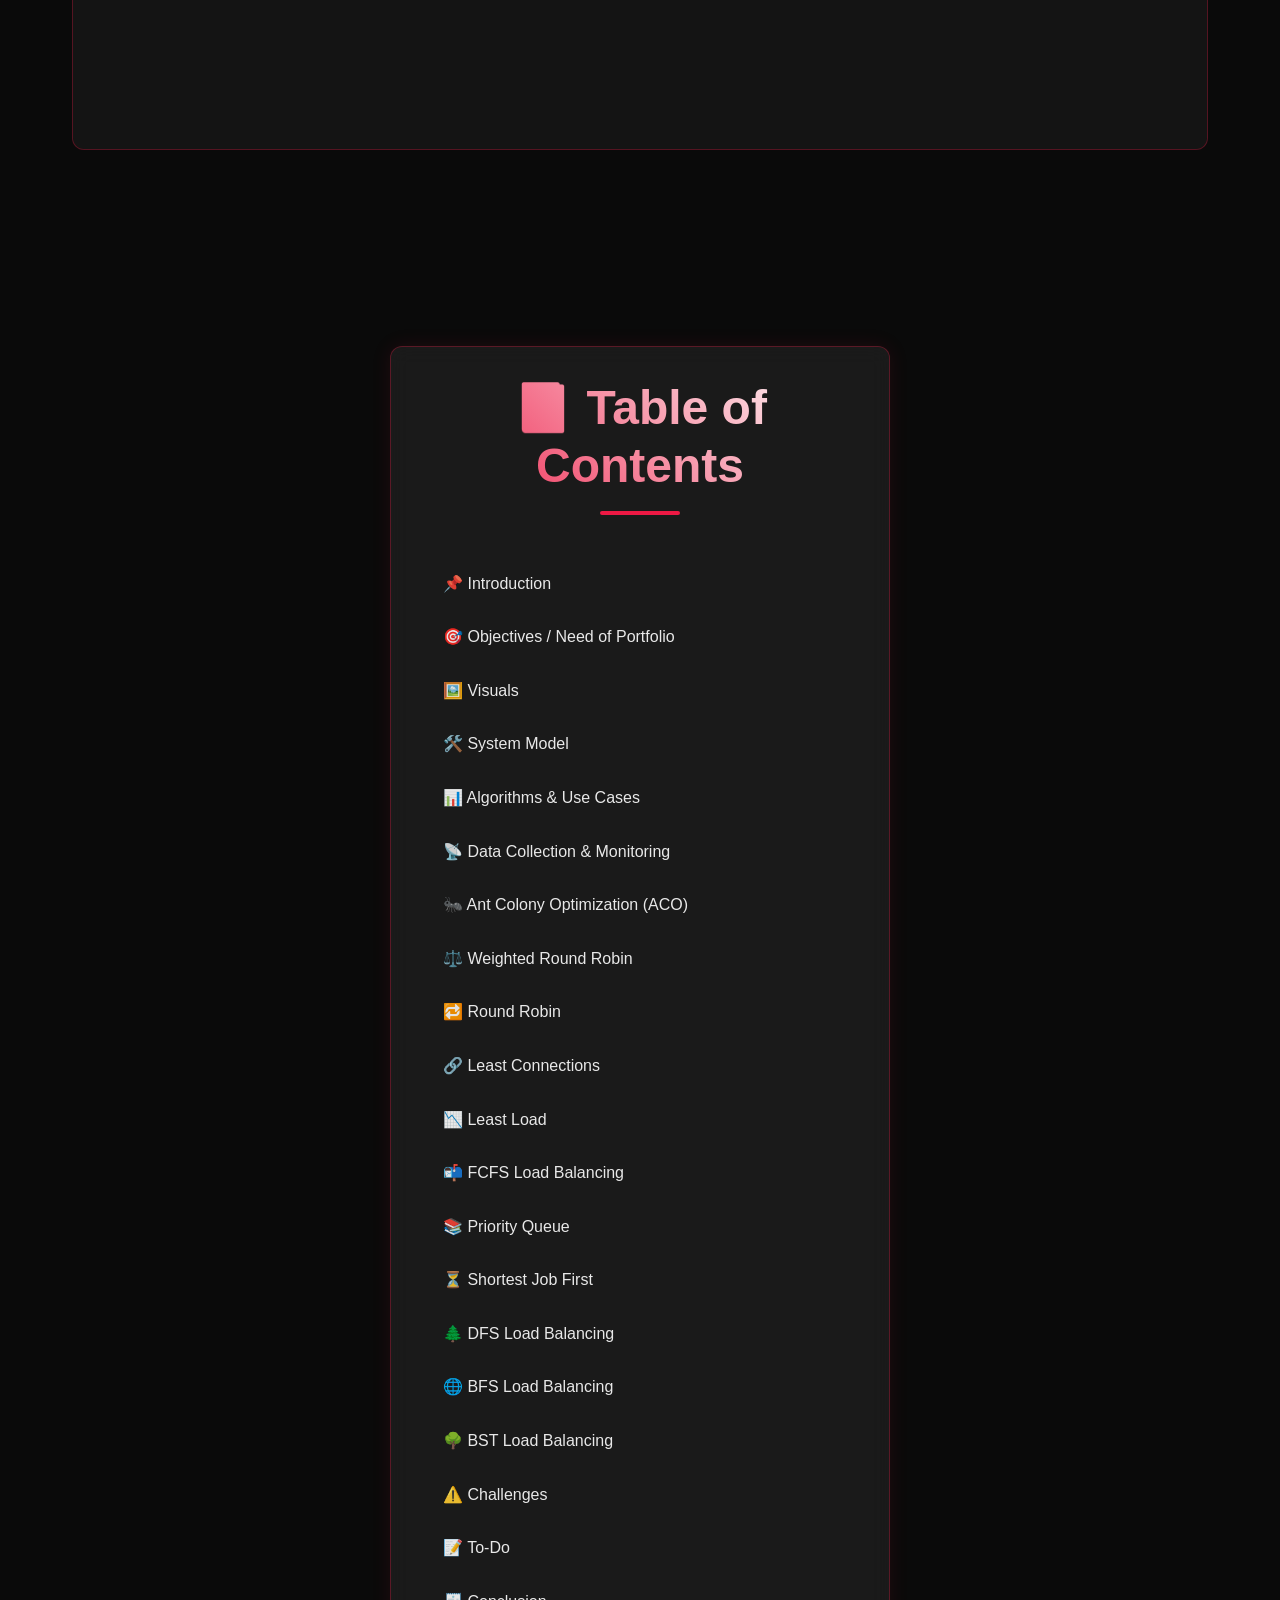
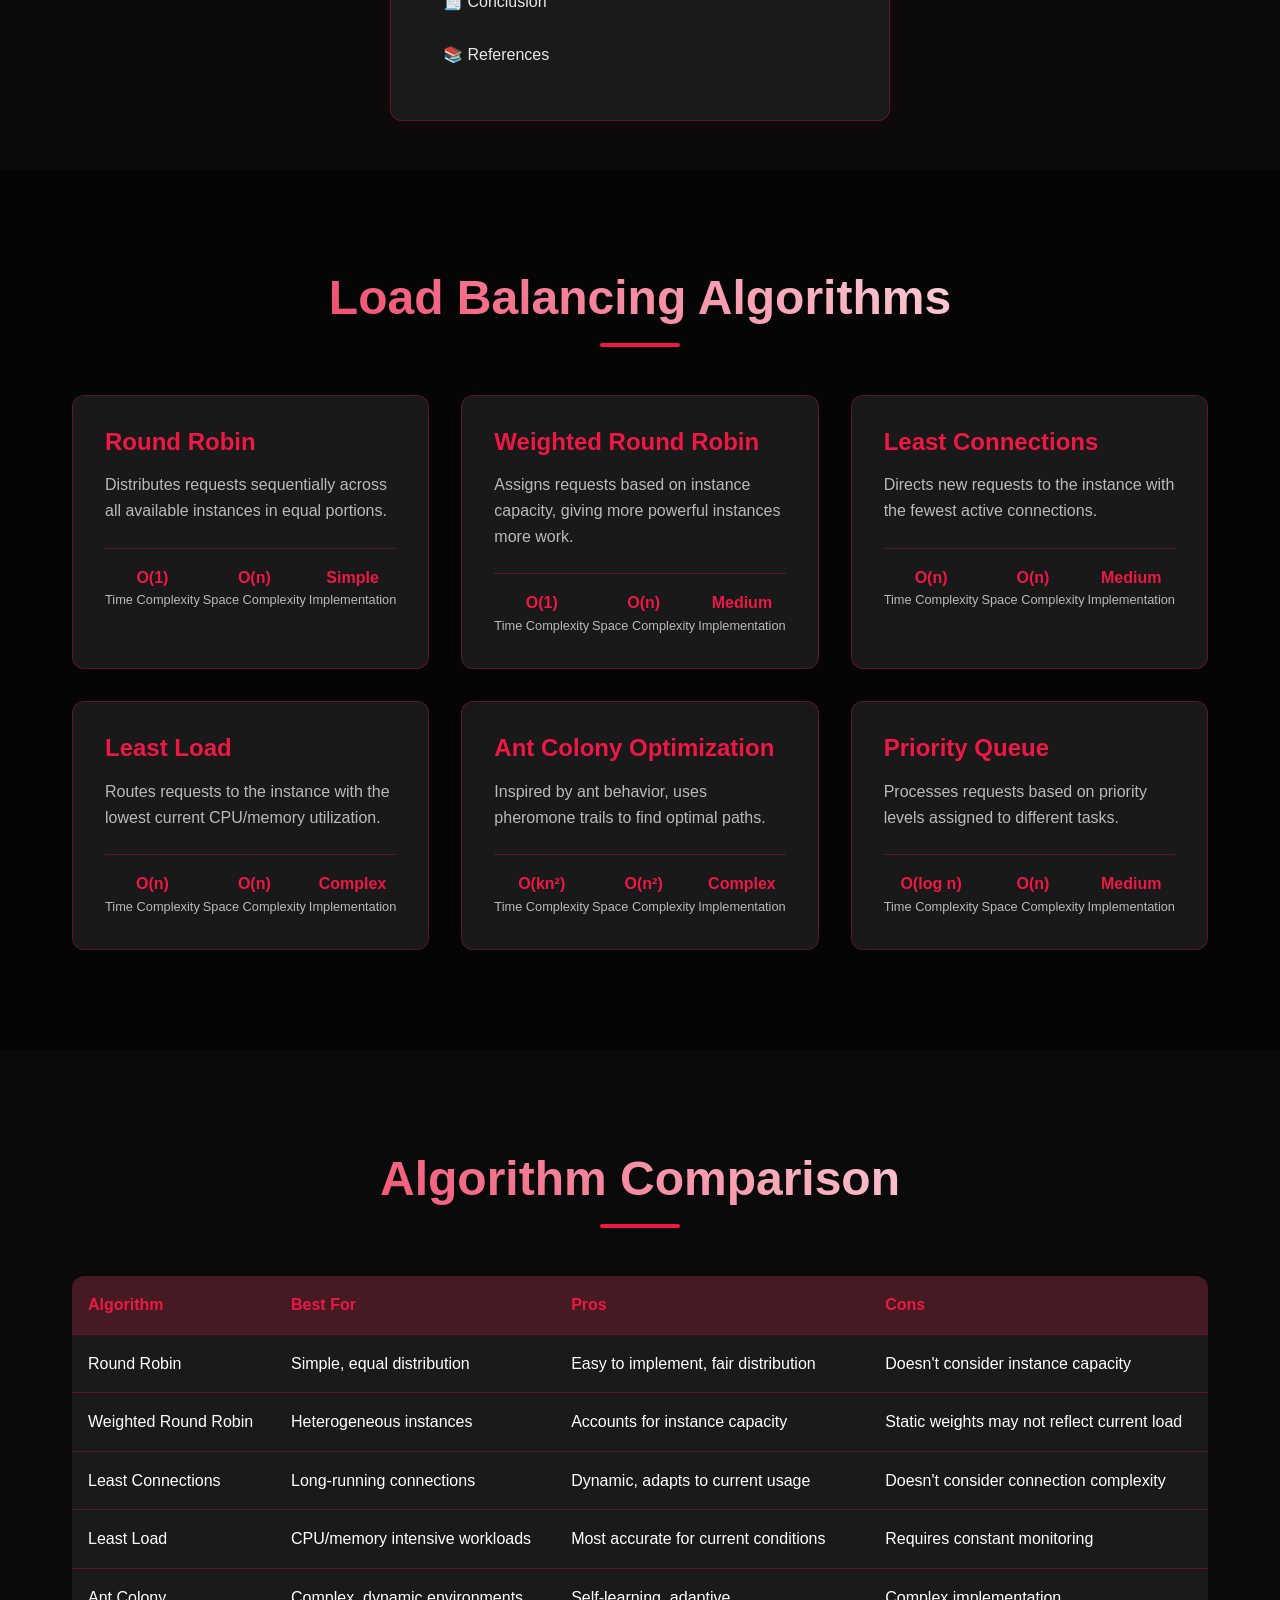
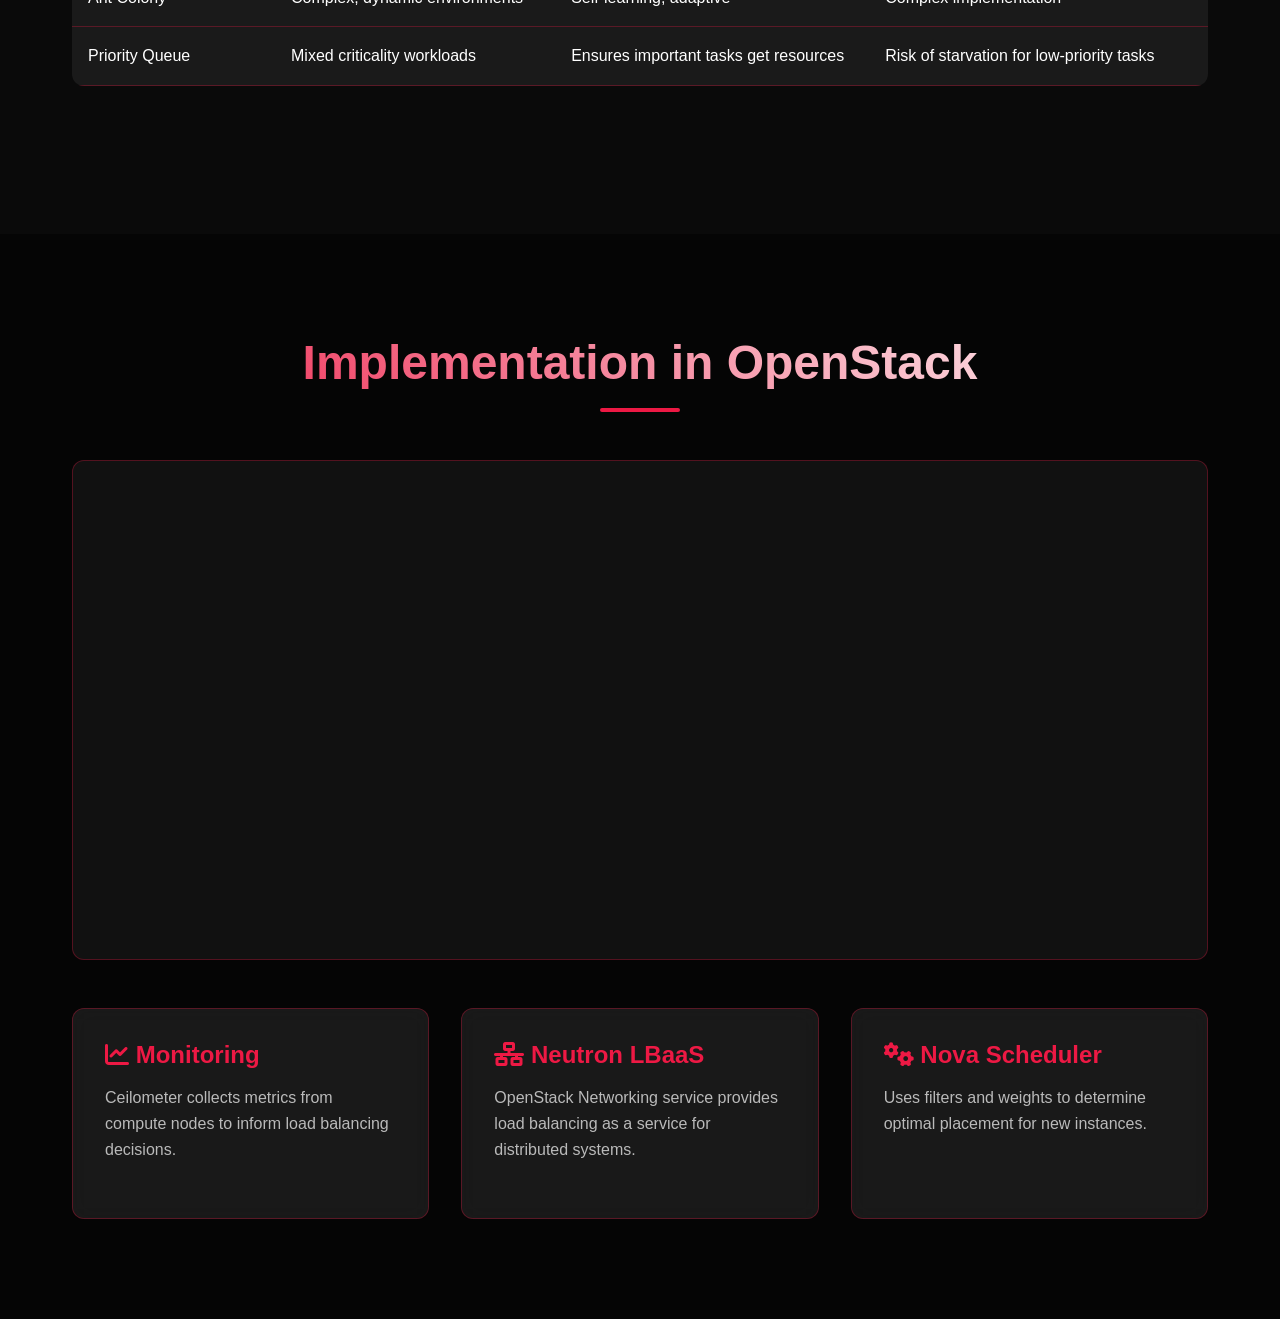
<file: openstack/proj2/index.html>
<!DOCTYPE html>
<html lang="en">

<head>
    <meta charset="UTF-8">
    <meta name="viewport" content="width=device-width, initial-scale=1.0">
    <title>OpenStack Load Balancing Visualized</title>
    <style>
        :root {
            --primary: #ED1944;
            --primary-dark: #C41E3A;
            --dark-bg: #0a0a0a;
            --darker-bg: #050505;
            --light-text: #ffffff;
            --lighter-text: rgba(255, 255, 255, 0.9);
            --muted-text: rgba(255, 255, 255, 0.7);
            --card-bg: rgba(30, 30, 30, 0.8);
            --border-color: rgba(237, 25, 68, 0.3);
            --highlight: rgba(237, 25, 68, 0.1);
        }

        * {
            margin: 0;
            padding: 0;
            box-sizing: border-box;
        }

        body {
            font-family: 'Inter', -apple-system, BlinkMacSystemFont, sans-serif;
            background: var(--dark-bg);
            color: var(--light-text);
            line-height: 1.6;
            overflow-x: hidden;
            scroll-behavior: smooth;
        }

        /* Custom Scrollbar */
        ::-webkit-scrollbar {
            width: 10px;
        }

        ::-webkit-scrollbar-track {
            background: var(--darker-bg);
        }

        ::-webkit-scrollbar-thumb {
            background: linear-gradient(180deg, var(--primary), var(--primary-dark));
            border-radius: 5px;
        }

        /* Typography */
        h1,
        h2,
        h3,
        h4 {
            font-weight: 700;
            line-height: 1.2;
        }

        /* Layout Components */
        .container {
            width: 100%;
            max-width: 1200px;
            margin: 0 auto;
            padding: 0 2rem;
        }

        .section {
            padding: 100px 0;
            position: relative;
        }

        .section-title {
            font-size: 3rem;
            text-align: center;
            margin-bottom: 3rem;
            background: linear-gradient(45deg, var(--primary), #ffffff);
            -webkit-background-clip: text;
            -webkit-text-fill-color: transparent;
            position: relative;
        }

        .section-title::after {
            content: '';
            display: block;
            width: 80px;
            height: 4px;
            background: var(--primary);
            margin: 1rem auto;
            border-radius: 2px;
        }

        /* Hero Section */
        .hero {
            height: 100vh;
            display: flex;
            align-items: center;
            justify-content: center;
            text-align: center;
            position: relative;
            overflow: hidden;
            background: linear-gradient(135deg, var(--darker-bg) 0%, var(--dark-bg) 100%);
        }

        .hero-content {
            position: relative;
            z-index: 10;
            max-width: 800px;
            margin: 0 auto;
        }

        .hero h1 {
            font-size: 4.5rem;
            margin-bottom: 1.5rem;
            background: linear-gradient(45deg, var(--primary), #ffffff);
            -webkit-background-clip: text;
            -webkit-text-fill-color: transparent;
            animation: fadeInUp 1s ease-out;
        }

        .hero p {
            font-size: 1.4rem;
            color: var(--muted-text);
            margin-bottom: 2rem;
            animation: fadeInUp 1s ease-out 0.2s both;
        }

        /* Algorithm Cards */
        .algorithm-grid {
            display: grid;
            grid-template-columns: repeat(auto-fit, minmax(350px, 1fr));
            gap: 2rem;
            margin-top: 3rem;
        }

        .algorithm-card {
            background: var(--card-bg);
            border-radius: 12px;
            padding: 2rem;
            border: 1px solid var(--border-color);
            transition: all 0.4s cubic-bezier(0.175, 0.885, 0.32, 1.275);
            position: relative;
            overflow: hidden;
            backdrop-filter: blur(10px);
        }

        .algorithm-card::before {
            content: '';
            position: absolute;
            top: 0;
            left: -100%;
            width: 100%;
            height: 100%;
            background: linear-gradient(90deg, transparent, var(--highlight), transparent);
            transition: 0.6s;
        }

        .algorithm-card:hover {
            transform: translateY(-10px);
            box-shadow: 0 20px 40px rgba(237, 25, 68, 0.2);
            border-color: var(--primary);
        }

        .algorithm-card:hover::before {
            left: 100%;
        }

        .algorithm-card h3 {
            color: var(--primary);
            margin-bottom: 1rem;
            font-size: 1.5rem;
        }

        .algorithm-card p {
            color: var(--muted-text);
            margin-bottom: 1.5rem;
        }

        .algorithm-stats {
            display: flex;
            justify-content: space-between;
            margin-top: 1.5rem;
            padding-top: 1rem;
            border-top: 1px solid var(--border-color);
        }

        .stat {
            text-align: center;
        }

        .stat-value {
            font-weight: 700;
            color: var(--primary);
        }

        .stat-label {
            font-size: 0.8rem;
            color: var(--muted-text);
        }

        /* Comparison Table */
        .comparison-table {
            width: 100%;
            border-collapse: collapse;
            margin: 3rem 0;
            background: var(--card-bg);
            border-radius: 12px;
            overflow: hidden;
        }

        .comparison-table th,
        .comparison-table td {
            padding: 1rem;
            text-align: left;
            border-bottom: 1px solid var(--border-color);
        }

        .comparison-table th {
            background: rgba(237, 25, 68, 0.2);
            color: var(--primary);
            font-weight: 600;
        }

        .comparison-table tr:hover {
            background: var(--highlight);
        }

        /* Visualization Section */
        .visualization {
            width: 100%;
            height: 500px;
            background: rgba(30, 30, 30, 0.5);
            border-radius: 12px;
            margin: 3rem 0;
            position: relative;
            overflow: hidden;
            border: 1px solid var(--border-color);
        }

        .node {
            position: absolute;
            width: 100px;
            height: 100px;
            background: var(--card-bg);
            border-radius: 50%;
            display: flex;
            flex-direction: column;
            align-items: center;
            justify-content: center;
            cursor: pointer;
            transition: all 0.3s ease;
            border: 2px solid var(--border-color);
            z-index: 2;
        }

        .node:hover {
            transform: scale(1.1);
            box-shadow: 0 0 30px rgba(237, 25, 68, 0.3);
            border-color: var(--primary);
        }

        .node i {
            font-size: 1.5rem;
            margin-bottom: 0.5rem;
            color: var(--primary);
        }

        .node span {
            font-size: 0.8rem;
            text-align: center;
            color: var(--light-text);
        }

        .connection {
            position: absolute;
            height: 2px;
            background: rgba(237, 25, 68, 0.5);
            transform-origin: left center;
            z-index: 1;
        }

        /* Animations */
        @keyframes fadeInUp {
            from {
                opacity: 0;
                transform: translateY(30px);
            }

            to {
                opacity: 1;
                transform: translateY(0);
            }
        }

        @keyframes fadeIn {
            from {
                opacity: 0;
            }

            to {
                opacity: 1;
            }
        }

        /* Responsive Design */
        @media (max-width: 768px) {
            .hero h1 {
                font-size: 3rem;
            }

            .section-title {
                font-size: 2.5rem;
            }

            .algorithm-grid {
                grid-template-columns: 1fr;
            }
        }

        .toc-card {
            background: var(--card-bg);
            border-radius: 12px;
            padding: 2rem;
            border: 1px solid var(--border-color);
            backdrop-filter: blur(10px);
            margin: 3rem auto;
            max-width: 500px;
            box-shadow: 0 0 20px rgba(237, 25, 68, 0.1);
            animation: fadeInUp 1s ease-out;
        }

        .toc-list {
            list-style: none;
            padding-left: 0;
            margin-top: 1rem;
        }

        .toc-list li {
            margin: 0.75rem 0;
        }

        .toc-list a {
            color: var(--lighter-text);
            text-decoration: none;
            padding: 0.5rem 1rem;
            display: block;
            border-left: 4px solid transparent;
            transition: all 0.3s ease;
            border-radius: 6px;
            font-weight: 500;
            background-color: transparent;
        }

        .toc-list a:hover {
            background-color: var(--highlight);
            border-left: 4px solid var(--primary);
            color: var(--light-text);
            padding-left: 1.2rem;
        }
    </style>
    <link rel="stylesheet" href="https://cdnjs.cloudflare.com/ajax/libs/font-awesome/6.0.0-beta3/css/all.min.css">
</head>

<body>
    <!-- Hero Section -->
    <section class="hero">
        <div class="container hero-content">
            <h1>OpenStack Load Balancing</h1>
            <p>Exploring intelligent algorithms for optimized cloud resource distribution</p>
        </div>
    </section>

    <!-- Introduction Section -->
    <section class="section">
        <div class="container">
            <h2 class="section-title">Introduction</h2>
            <p style="text-align: center; max-width: 800px; margin: 0 auto 3rem; color: var(--muted-text);">
                Load balancing in OpenStack is crucial for distributing workloads across multiple computing resources to
                optimize resource utilization, maximize throughput, minimize response time, and avoid overload of any
                single resource.
            </p>

            <div class="visualization" id="loadBalancingViz">
                <!-- Visualization will be populated by JavaScript -->
            </div>
        </div>
    </section>






    <div class="toc-card">
        <h2 class="section-title">📘 Table of Contents</h2>
        <ul class="toc-list">
            <li><a href="#introduction">📌 Introduction</a></li>
            <li><a href="#objectives">🎯 Objectives / Need of Portfolio</a></li>
            <li><a href="#visuals">🖼️ Visuals</a></li>
            <li><a href="#system-model">🛠️ System Model</a></li>
            <li><a href="#algorithms">📊 Algorithms & Use Cases</a></li>
            <li><a href="#monitoring">📡 Data Collection & Monitoring</a></li>
            <li><a href="#aco">🐜 Ant Colony Optimization (ACO)</a></li>
            <li><a href="#wrr">⚖️ Weighted Round Robin</a></li>
            <li><a href="#rr">🔁 Round Robin</a></li>
            <li><a href="#least-conn">🔗 Least Connections</a></li>
            <li><a href="#least-load">📉 Least Load</a></li>
            <li><a href="#fcfs">📬 FCFS Load Balancing</a></li>
            <li><a href="#priority">📚 Priority Queue</a></li>
            <li><a href="#sjf">⏳ Shortest Job First</a></li>
            <li><a href="#dfs">🌲 DFS Load Balancing</a></li>
            <li><a href="#bfs">🌐 BFS Load Balancing</a></li>
            <li><a href="#bst">🌳 BST Load Balancing</a></li>
            <li><a href="#challenges">⚠️ Challenges</a></li>
            <li><a href="#todo">📝 To-Do</a></li>
            <li><a href="#conclusion">🧾 Conclusion</a></li>
            <li><a href="#references">📚 References</a></li>
        </ul>
    </div>










    <!-- Algorithms Section -->
    <section class="section" style="background: var(--darker-bg);">
        <div class="container">
            <h2 class="section-title">Load Balancing Algorithms</h2>

            <div class="algorithm-grid">
                <div class="algorithm-card">
                    <h3>Round Robin</h3>
                    <p>Distributes requests sequentially across all available instances in equal portions.</p>
                    <div class="algorithm-stats">
                        <div class="stat">
                            <div class="stat-value">O(1)</div>
                            <div class="stat-label">Time Complexity</div>
                        </div>
                        <div class="stat">
                            <div class="stat-value">O(n)</div>
                            <div class="stat-label">Space Complexity</div>
                        </div>
                        <div class="stat">
                            <div class="stat-value">Simple</div>
                            <div class="stat-label">Implementation</div>
                        </div>
                    </div>
                </div>

                <div class="algorithm-card">
                    <h3>Weighted Round Robin</h3>
                    <p>Assigns requests based on instance capacity, giving more powerful instances more work.</p>
                    <div class="algorithm-stats">
                        <div class="stat">
                            <div class="stat-value">O(1)</div>
                            <div class="stat-label">Time Complexity</div>
                        </div>
                        <div class="stat">
                            <div class="stat-value">O(n)</div>
                            <div class="stat-label">Space Complexity</div>
                        </div>
                        <div class="stat">
                            <div class="stat-value">Medium</div>
                            <div class="stat-label">Implementation</div>
                        </div>
                    </div>
                </div>

                <div class="algorithm-card">
                    <h3>Least Connections</h3>
                    <p>Directs new requests to the instance with the fewest active connections.</p>
                    <div class="algorithm-stats">
                        <div class="stat">
                            <div class="stat-value">O(n)</div>
                            <div class="stat-label">Time Complexity</div>
                        </div>
                        <div class="stat">
                            <div class="stat-value">O(n)</div>
                            <div class="stat-label">Space Complexity</div>
                        </div>
                        <div class="stat">
                            <div class="stat-value">Medium</div>
                            <div class="stat-label">Implementation</div>
                        </div>
                    </div>
                </div>

                <div class="algorithm-card">
                    <h3>Least Load</h3>
                    <p>Routes requests to the instance with the lowest current CPU/memory utilization.</p>
                    <div class="algorithm-stats">
                        <div class="stat">
                            <div class="stat-value">O(n)</div>
                            <div class="stat-label">Time Complexity</div>
                        </div>
                        <div class="stat">
                            <div class="stat-value">O(n)</div>
                            <div class="stat-label">Space Complexity</div>
                        </div>
                        <div class="stat">
                            <div class="stat-value">Complex</div>
                            <div class="stat-label">Implementation</div>
                        </div>
                    </div>
                </div>

                <div class="algorithm-card">
                    <h3>Ant Colony Optimization</h3>
                    <p>Inspired by ant behavior, uses pheromone trails to find optimal paths.</p>
                    <div class="algorithm-stats">
                        <div class="stat">
                            <div class="stat-value">O(kn²)</div>
                            <div class="stat-label">Time Complexity</div>
                        </div>
                        <div class="stat">
                            <div class="stat-value">O(n²)</div>
                            <div class="stat-label">Space Complexity</div>
                        </div>
                        <div class="stat">
                            <div class="stat-value">Complex</div>
                            <div class="stat-label">Implementation</div>
                        </div>
                    </div>
                </div>

                <div class="algorithm-card">
                    <h3>Priority Queue</h3>
                    <p>Processes requests based on priority levels assigned to different tasks.</p>
                    <div class="algorithm-stats">
                        <div class="stat">
                            <div class="stat-value">O(log n)</div>
                            <div class="stat-label">Time Complexity</div>
                        </div>
                        <div class="stat">
                            <div class="stat-value">O(n)</div>
                            <div class="stat-label">Space Complexity</div>
                        </div>
                        <div class="stat">
                            <div class="stat-value">Medium</div>
                            <div class="stat-label">Implementation</div>
                        </div>
                    </div>
                </div>
            </div>
        </div>
    </section>

    <!-- Comparison Section -->
    <section class="section">
        <div class="container">
            <h2 class="section-title">Algorithm Comparison</h2>

            <table class="comparison-table">
                <thead>
                    <tr>
                        <th>Algorithm</th>
                        <th>Best For</th>
                        <th>Pros</th>
                        <th>Cons</th>
                    </tr>
                </thead>
                <tbody>
                    <tr>
                        <td>Round Robin</td>
                        <td>Simple, equal distribution</td>
                        <td>Easy to implement, fair distribution</td>
                        <td>Doesn't consider instance capacity</td>
                    </tr>
                    <tr>
                        <td>Weighted Round Robin</td>
                        <td>Heterogeneous instances</td>
                        <td>Accounts for instance capacity</td>
                        <td>Static weights may not reflect current load</td>
                    </tr>
                    <tr>
                        <td>Least Connections</td>
                        <td>Long-running connections</td>
                        <td>Dynamic, adapts to current usage</td>
                        <td>Doesn't consider connection complexity</td>
                    </tr>
                    <tr>
                        <td>Least Load</td>
                        <td>CPU/memory intensive workloads</td>
                        <td>Most accurate for current conditions</td>
                        <td>Requires constant monitoring</td>
                    </tr>
                    <tr>
                        <td>Ant Colony</td>
                        <td>Complex, dynamic environments</td>
                        <td>Self-learning, adaptive</td>
                        <td>Complex implementation</td>
                    </tr>
                    <tr>
                        <td>Priority Queue</td>
                        <td>Mixed criticality workloads</td>
                        <td>Ensures important tasks get resources</td>
                        <td>Risk of starvation for low-priority tasks</td>
                    </tr>
                </tbody>
            </table>
        </div>
    </section>

    <!-- Implementation Section -->
    <section class="section" style="background: var(--darker-bg);">
        <div class="container">
            <h2 class="section-title">Implementation in OpenStack</h2>

            <div class="visualization" id="openstackImplementation">
                <!-- Implementation visualization -->
            </div>

            <div class="algorithm-grid" style="margin-top: 3rem;">
                <div class="algorithm-card">
                    <h3><i class="fas fa-chart-line"></i> Monitoring</h3>
                    <p>Ceilometer collects metrics from compute nodes to inform load balancing decisions.</p>
                </div>

                <div class="algorithm-card">
                    <h3><i class="fas fa-network-wired"></i> Neutron LBaaS</h3>
                    <p>OpenStack Networking service provides load balancing as a service for distributed systems.</p>
                </div>

                <div class="algorithm-card">
                    <h3><i class="fas fa-cogs"></i> Nova Scheduler</h3>
                    <p>Uses filters and weights to determine optimal placement for new instances.</p>
                </div>
            </div>
        </div>
    </section>

    <script>
        // Create visualization for load balancing concepts
        function createLoadBalancingVisualization() {
            const container = document.getElementById('loadBalancingViz');

            // Create nodes
            const loadBalancer = createNode('Load Balancer', 'fas fa-balance-scale', '50%', '20%');
            container.appendChild(loadBalancer);

            // Create instances
            const instances = [];
            const instanceCount = 5;
            for (let i = 0; i < instanceCount; i++) {
                const x = 10 + (i * 20);
                const instance = createNode(`Instance ${i + 1}`, 'fas fa-server', `${x}%`, '60%');
                instances.push(instance);
                container.appendChild(instance);

                // Create connections
                const connection = document.createElement('div');
                connection.className = 'connection';
                connection.id = `conn-${i}`;
                container.appendChild(connection);
            }

            // Position connections
            updateConnections();

            // Animate connections to simulate different algorithms
            let currentAlgorithm = 'roundRobin';
            setInterval(() => {
                currentAlgorithm = getNextAlgorithm(currentAlgorithm);
                animateAlgorithm(currentAlgorithm, instances);
            }, 3000);
        }

        function createNode(label, icon, left, top) {
            const node = document.createElement('div');
            node.className = 'node';
            node.style.left = left;
            node.style.top = top;
            node.innerHTML = `<i class="${icon}"></i><span>${label}</span>`;
            return node;
        }

        function updateConnections() {
            const lb = document.querySelector('.node');
            const lbRect = lb.getBoundingClientRect();
            const lbX = lbRect.left + lbRect.width / 2;
            const lbY = lbRect.top + lbRect.height / 2;

            document.querySelectorAll('.node:not(:first-child)').forEach((node, i) => {
                const nodeRect = node.getBoundingClientRect();
                const nodeX = nodeRect.left + nodeRect.width / 2;
                const nodeY = nodeRect.top + nodeRect.height / 2;

                const length = Math.sqrt(Math.pow(nodeX - lbX, 2) + Math.pow(nodeY - lbY, 2);
                const angle = Math.atan2(nodeY - lbY, nodeX - lbX) * 180 / Math.PI;

                const conn = document.getElementById(`conn-${i}`);
                conn.style.width = `${length}px`;
                conn.style.left = `${lbX}px`;
                conn.style.top = `${lbY}px`;
                conn.style.transform = `rotate(${angle}deg)`;
                conn.style.opacity = '0.2';
            });
        }

        function getNextAlgorithm(current) {
            const algorithms = ['roundRobin', 'weighted', 'leastConnections', 'leastLoad', 'antColony'];
            const currentIndex = algorithms.indexOf(current);
            return algorithms[(currentIndex + 1) % algorithms.length];
        }

        function animateAlgorithm(algorithm, instances) {
            // Reset all connections
            document.querySelectorAll('.connection').forEach(conn => {
                conn.style.opacity = '0.2';
                conn.style.backgroundColor = 'rgba(237,25,68,0.5)';
            });

            switch (algorithm) {
                case 'roundRobin':
                    // Highlight one connection at a time in order
                    const nextIndex = (Math.floor(Date.now() / 1000) % instances.length);
                    document.getElementById(`conn-${nextIndex}`).style.opacity = '1';
                    break;

                case 'weighted':
                    // Highlight connections with different intensities based on "weight"
                    instances.forEach((_, i) => {
                        const weight = (i % 3) + 1; // Simulate different weights
                        document.getElementById(`conn-${i}`).style.opacity = `${0.2 + (weight * 0.25)}`;
                    });
                    break;

                case 'leastConnections':
                    // Randomly select one with fewest "connections"
                    const fewestConnIndex = Math.floor(Math.random() * instances.length);
                    document.getElementById(`conn-${fewestConnIndex}`).style.opacity = '1';
                    break;

                case 'leastLoad':
                    // Simulate different loads with connection colors
                    instances.forEach((_, i) => {
                        const load = Math.random();
                        const hue = 120 - (load * 120); // Green to red based on load
                        document.getElementById(`conn-${i}`).style.backgroundColor =
                            `hsla(${hue}, 100%, 50%, ${1 - (load * 0.8)})`;
                    });
                    break;

                case 'antColony':
                    // Simulate pheromone trails with pulsating connections
                    instances.forEach((_, i) => {
                        const conn = document.getElementById(`conn-${i}`);
                        const intensity = 0.2 + (Math.random() * 0.8);
                        conn.style.opacity = intensity.toString();

                        // Add animation
                        conn.style.animation = `pulse 2s infinite`;
                        document.styleSheets[0].insertRule(`
                            @keyframes pulse {
                                0% { opacity: ${intensity * 0.7}; }
                                50% { opacity: ${intensity}; }
                                100% { opacity: ${intensity * 0.7}; }
                            }
                        `, document.styleSheets[0].cssRules.length);
                    });
                    break;
            }
        }

        // Create OpenStack implementation visualization
        function createOpenStackImplementation() {
            const container = document.getElementById('openstackImplementation');

            // Create OpenStack services
            const services = [
                { name: 'Nova', icon: 'fas fa-server', x: '20%', y: '20%' },
                { name: 'Neutron', icon: 'fas fa-network-wired', x: '50%', y: '20%' },
                { name: 'Ceilometer', icon: 'fas fa-chart-line', x: '80%', y: '20%' },
                { name: 'LBaaS', icon: 'fas fa-balance-scale', x: '35%', y: '50%' },
                { name: 'Instances', icon: 'fas fa-cloud', x: '65%', y: '50%' },
                { name: 'Scheduler', icon: 'fas fa-tasks', x: '50%', y: '80%' }
            ];

            services.forEach((service, i) => {
                const node = createNode(service.name, service.icon, service.x, service.y);
                container.appendChild(node);
            });

            // Add connections between services
            const connections = [
                { from: 0, to: 3 }, // Nova to LBaaS
                { from: 1, to: 3 }, // Neutron to LBaaS
                { from: 2, to: 3 }, // Ceilometer to LBaaS
                { from: 3, to: 4 }, // LBaaS to Instances
                { from: 0, to: 5 }, // Nova to Scheduler
                { from: 5, to: 4 }  // Scheduler to Instances
            ];

            connections.forEach((conn, i) => {
                const connection = document.createElement('div');
                connection.className = 'connection';
                connection.id = `impl-conn-${i}`;
                container.appendChild(connection);
            });

            // Position connections
            updateImplementationConnections();
        }

        function updateImplementationConnections() {
            const nodes = document.querySelectorAll('#openstackImplementation .node');

            document.querySelectorAll('#openstackImplementation .connection').forEach((conn, i) => {
                // For simplicity, we'll just show all connections
                // In a real implementation, we'd calculate positions like before
                conn.style.opacity = '0.5';
            });
        }

        // Initialize visualizations
        document.addEventListener('DOMContentLoaded', () => {
            createLoadBalancingVisualization();
            createOpenStackImplementation();

            // Update connections on resize
            window.addEventListener('resize', () => {
                updateConnections();
                updateImplementationConnections();
            });
        });
    </script>
</body>

</html>
</file>
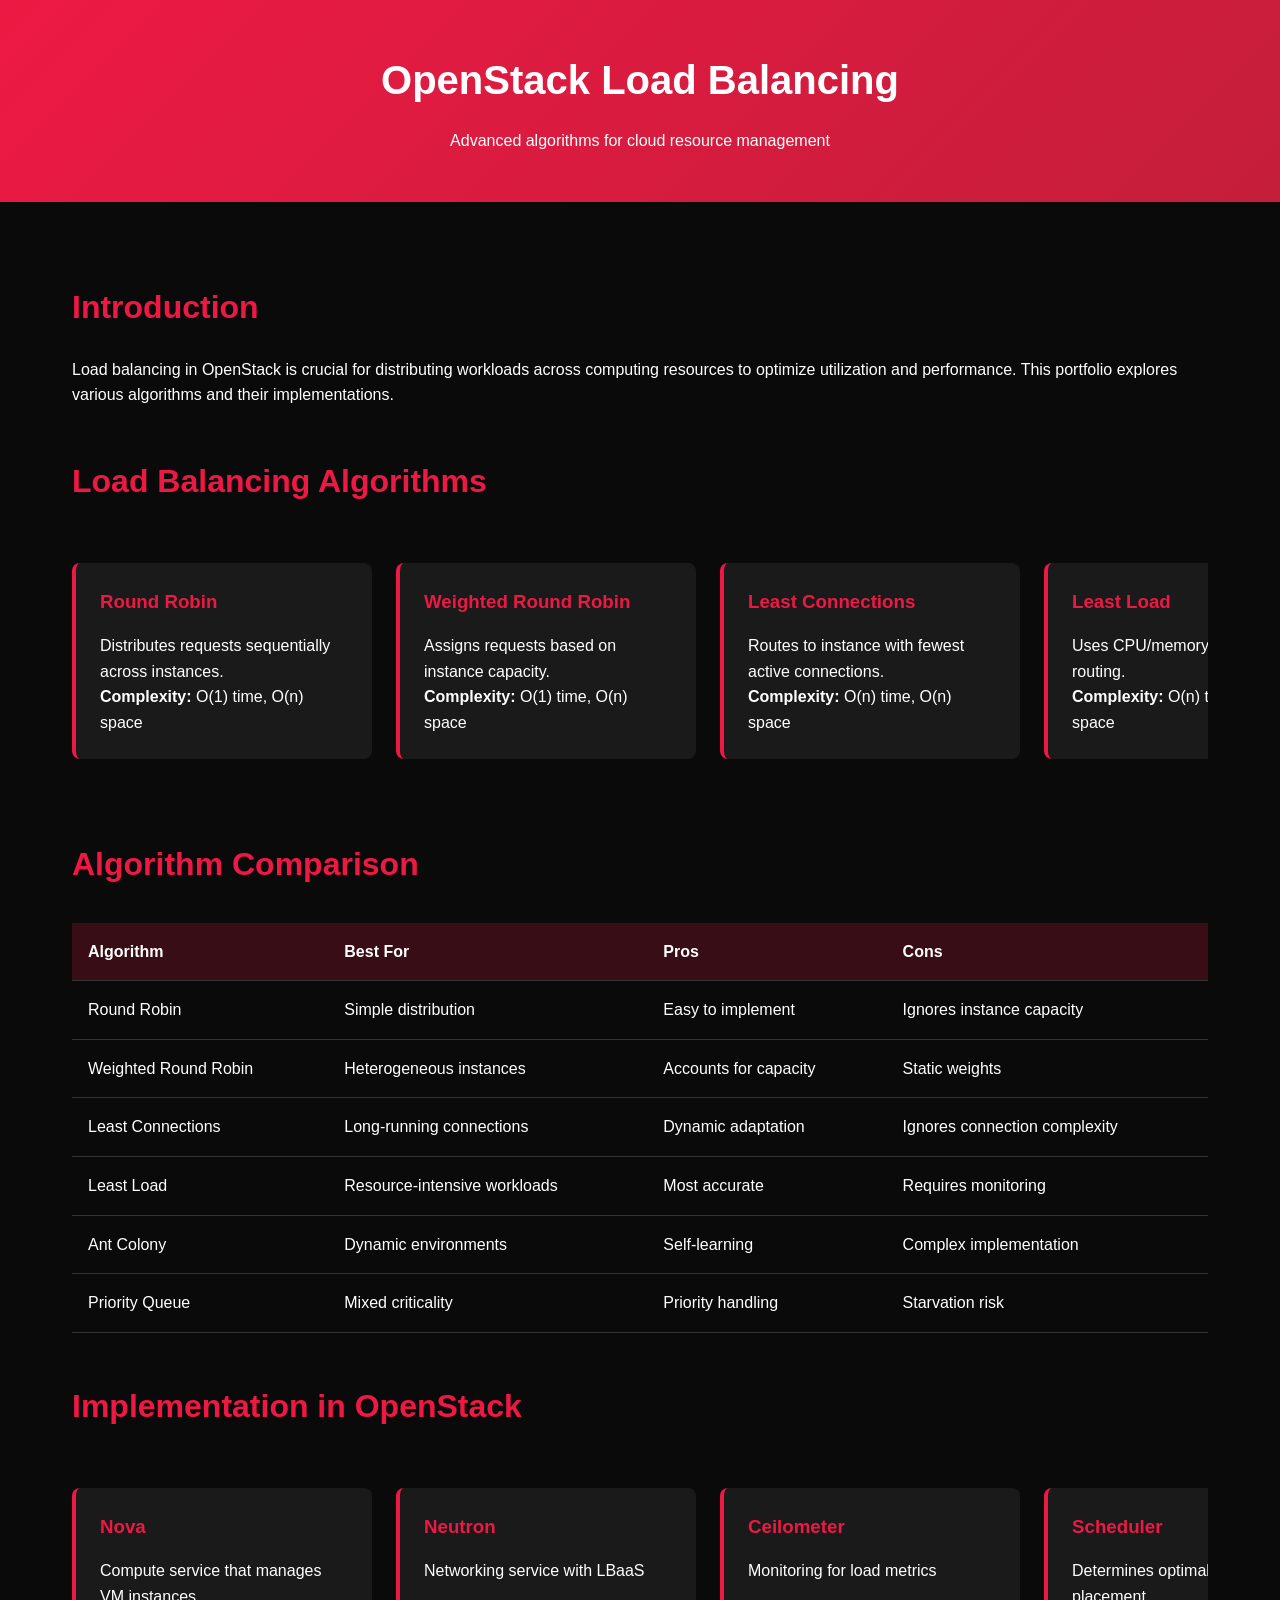
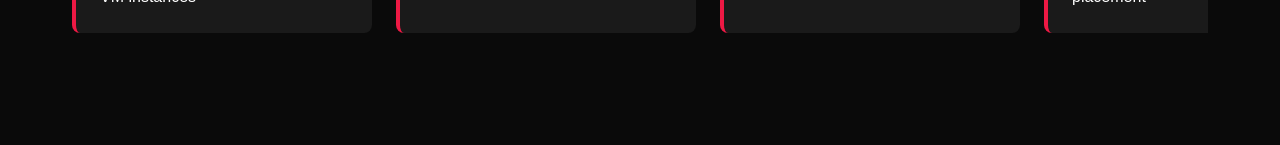
<file: openstack/proj3/index.html>
<!DOCTYPE html>
<html lang="en">
<head>
    <meta charset="UTF-8">
    <meta name="viewport" content="width=device-width, initial-scale=1.0">
    <title>OpenStack Load Balancing</title>
    <style>
        :root {
            --primary: #ED1944;
            --primary-dark: #C41E3A;
            --dark-bg: #0a0a0a;
            --card-bg: #1a1a1a;
            --text: #ffffff;
        }
        * {
            margin: 0;
            padding: 0;
            box-sizing: border-box;
            font-family: 'Inter', sans-serif;
        }
        body {
            background: var(--dark-bg);
            color: var(--text);
            line-height: 1.6;
        }
        .container {
            max-width: 1200px;
            margin: 0 auto;
            padding: 2rem;
        }
        header {
            text-align: center;
            padding: 3rem 0;
            background: linear-gradient(135deg, var(--primary), var(--primary-dark));
        }
        h1 {
            font-size: 2.5rem;
            margin-bottom: 1rem;
        }
        .card-scroller {
            display: flex;
            overflow-x: auto;
            gap: 1.5rem;
            padding: 2rem 0;
            scroll-snap-type: x mandatory;
        }
        .card {
            min-width: 300px;
            background: var(--card-bg);
            border-radius: 8px;
            padding: 1.5rem;
            scroll-snap-align: start;
            border-left: 4px solid var(--primary);
        }
        .card h3 {
            color: var(--primary);
            margin-bottom: 1rem;
        }
        table {
            width: 100%;
            border-collapse: collapse;
            margin: 2rem 0;
        }
        th, td {
            padding: 1rem;
            text-align: left;
            border-bottom: 1px solid #333;
        }
        th {
            background: rgba(237,25,68,0.2);
        }
        section {
            margin: 3rem 0;
        }
        h2 {
            font-size: 2rem;
            margin-bottom: 1.5rem;
            color: var(--primary);
        }
    </style>
</head>
<body>
    <header>
        <h1>OpenStack Load Balancing</h1>
        <p>Advanced algorithms for cloud resource management</p>
    </header>

    <div class="container">
        <section>
            <h2>Introduction</h2>
            <p>Load balancing in OpenStack is crucial for distributing workloads across computing resources to optimize utilization and performance. This portfolio explores various algorithms and their implementations.</p>
        </section>

        <section>
            <h2>Load Balancing Algorithms</h2>
            <div class="card-scroller">
                <div class="card">
                    <h3>Round Robin</h3>
                    <p>Distributes requests sequentially across instances.</p>
                    <p><strong>Complexity:</strong> O(1) time, O(n) space</p>
                </div>
                <div class="card">
                    <h3>Weighted Round Robin</h3>
                    <p>Assigns requests based on instance capacity.</p>
                    <p><strong>Complexity:</strong> O(1) time, O(n) space</p>
                </div>
                <div class="card">
                    <h3>Least Connections</h3>
                    <p>Routes to instance with fewest active connections.</p>
                    <p><strong>Complexity:</strong> O(n) time, O(n) space</p>
                </div>
                <div class="card">
                    <h3>Least Load</h3>
                    <p>Uses CPU/memory metrics for routing.</p>
                    <p><strong>Complexity:</strong> O(n) time, O(n) space</p>
                </div>
                <div class="card">
                    <h3>Ant Colony</h3>
                    <p>Inspired by ant behavior patterns.</p>
                    <p><strong>Complexity:</strong> O(kn²) time, O(n²) space</p>
                </div>
                <div class="card">
                    <h3>Priority Queue</h3>
                    <p>Processes requests by priority level.</p>
                    <p><strong>Complexity:</strong> O(log n) time, O(n) space</p>
                </div>
            </div>
        </section>

        <section>
            <h2>Algorithm Comparison</h2>
            <table>
                <tr>
                    <th>Algorithm</th>
                    <th>Best For</th>
                    <th>Pros</th>
                    <th>Cons</th>
                </tr>
                <tr>
                    <td>Round Robin</td>
                    <td>Simple distribution</td>
                    <td>Easy to implement</td>
                    <td>Ignores instance capacity</td>
                </tr>
                <tr>
                    <td>Weighted Round Robin</td>
                    <td>Heterogeneous instances</td>
                    <td>Accounts for capacity</td>
                    <td>Static weights</td>
                </tr>
                <tr>
                    <td>Least Connections</td>
                    <td>Long-running connections</td>
                    <td>Dynamic adaptation</td>
                    <td>Ignores connection complexity</td>
                </tr>
                <tr>
                    <td>Least Load</td>
                    <td>Resource-intensive workloads</td>
                    <td>Most accurate</td>
                    <td>Requires monitoring</td>
                </tr>
                <tr>
                    <td>Ant Colony</td>
                    <td>Dynamic environments</td>
                    <td>Self-learning</td>
                    <td>Complex implementation</td>
                </tr>
                <tr>
                    <td>Priority Queue</td>
                    <td>Mixed criticality</td>
                    <td>Priority handling</td>
                    <td>Starvation risk</td>
                </tr>
            </table>
        </section>

        <section>
            <h2>Implementation in OpenStack</h2>
            <div class="card-scroller">
                <div class="card">
                    <h3>Nova</h3>
                    <p>Compute service that manages VM instances</p>
                </div>
                <div class="card">
                    <h3>Neutron</h3>
                    <p>Networking service with LBaaS</p>
                </div>
                <div class="card">
                    <h3>Ceilometer</h3>
                    <p>Monitoring for load metrics</p>
                </div>
                <div class="card">
                    <h3>Scheduler</h3>
                    <p>Determines optimal instance placement</p>
                </div>
            </div>
        </section>
    </div>
</body>
</html>
</file>
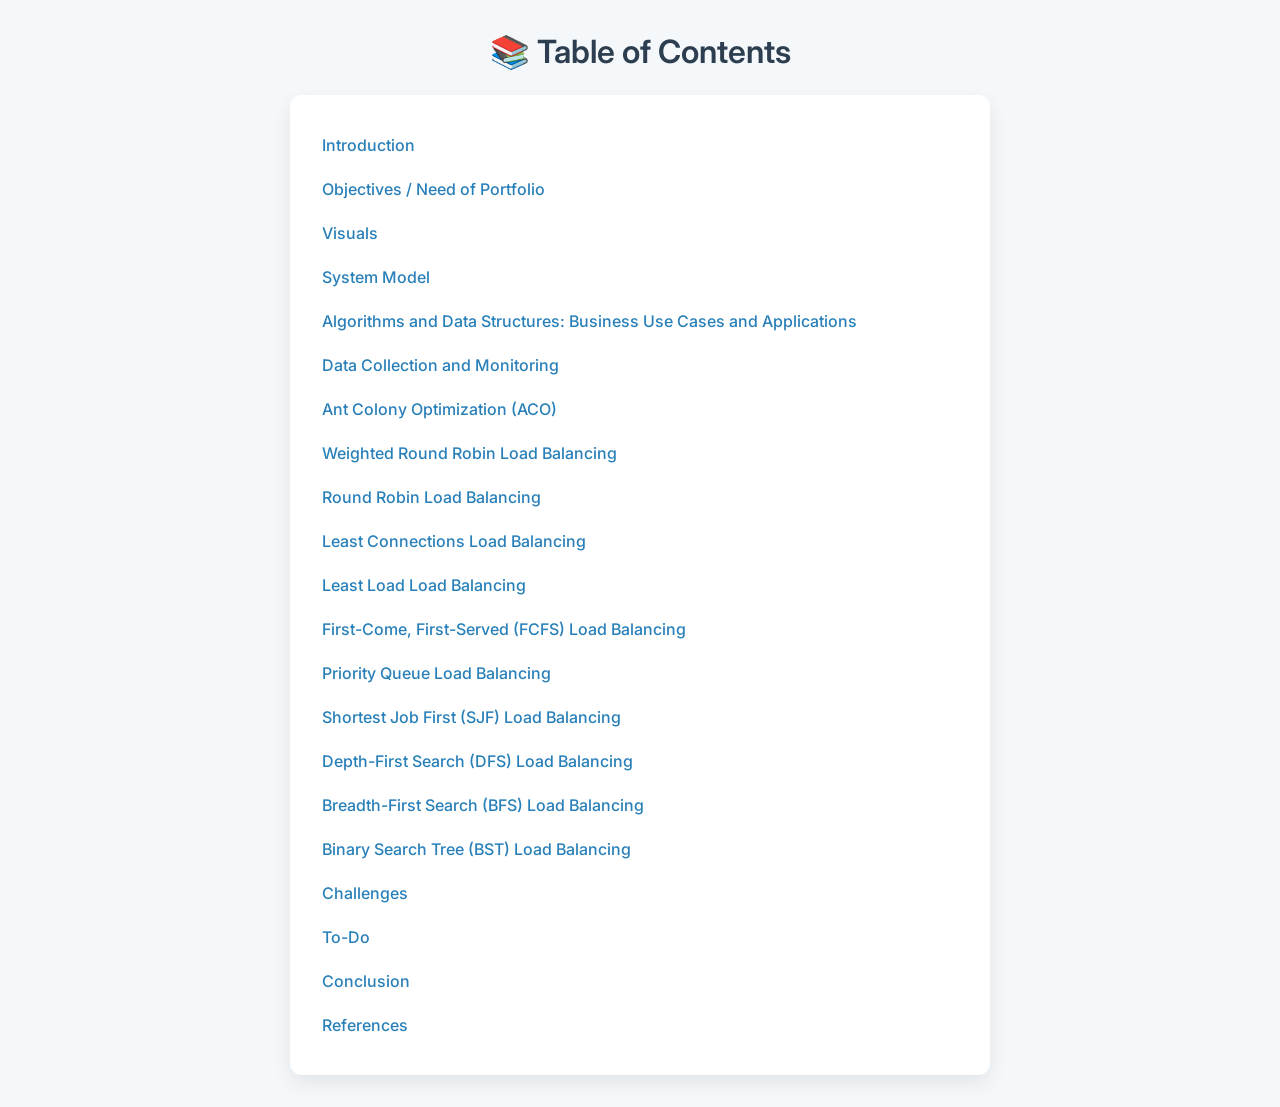
<file: openstack/proj4/index.html>
<!DOCTYPE html>
<html lang="en">
<head>
  <meta charset="UTF-8" />
  <meta name="viewport" content="width=device-width, initial-scale=1.0"/>
  <title>Table of Contents</title>
  <link rel="stylesheet" href="styles.css" />
  <link href="https://fonts.googleapis.com/css2?family=Inter:wght@400;600&display=swap" rel="stylesheet">
</head>
<body>
  <div class="container">
    <h1 class="title">📚 Table of Contents</h1>
    <div class="toc-card">
      <ul class="toc-list">
        <li><a href="#introduction">Introduction</a></li>
        <li><a href="#objectives">Objectives / Need of Portfolio</a></li>
        <li><a href="#visuals">Visuals</a></li>
        <li><a href="#system-model">System Model</a></li>
        <li><a href="#algorithms">Algorithms and Data Structures: Business Use Cases and Applications</a></li>
        <li><a href="#monitoring">Data Collection and Monitoring</a></li>
        <li><a href="#aco">Ant Colony Optimization (ACO)</a></li>
        <li><a href="#wrr">Weighted Round Robin Load Balancing</a></li>
        <li><a href="#rr">Round Robin Load Balancing</a></li>
        <li><a href="#least-conn">Least Connections Load Balancing</a></li>
        <li><a href="#least-load">Least Load Load Balancing</a></li>
        <li><a href="#fcfs">First-Come, First-Served (FCFS) Load Balancing</a></li>
        <li><a href="#priority">Priority Queue Load Balancing</a></li>
        <li><a href="#sjf">Shortest Job First (SJF) Load Balancing</a></li>
        <li><a href="#dfs">Depth-First Search (DFS) Load Balancing</a></li>
        <li><a href="#bfs">Breadth-First Search (BFS) Load Balancing</a></li>
        <li><a href="#bst">Binary Search Tree (BST) Load Balancing</a></li>
        <li><a href="#challenges">Challenges</a></li>
        <li><a href="#todo">To-Do</a></li>
        <li><a href="#conclusion">Conclusion</a></li>
        <li><a href="#references">References</a></li>
      </ul>
    </div>
  </div>
</body>
</html>
</file>
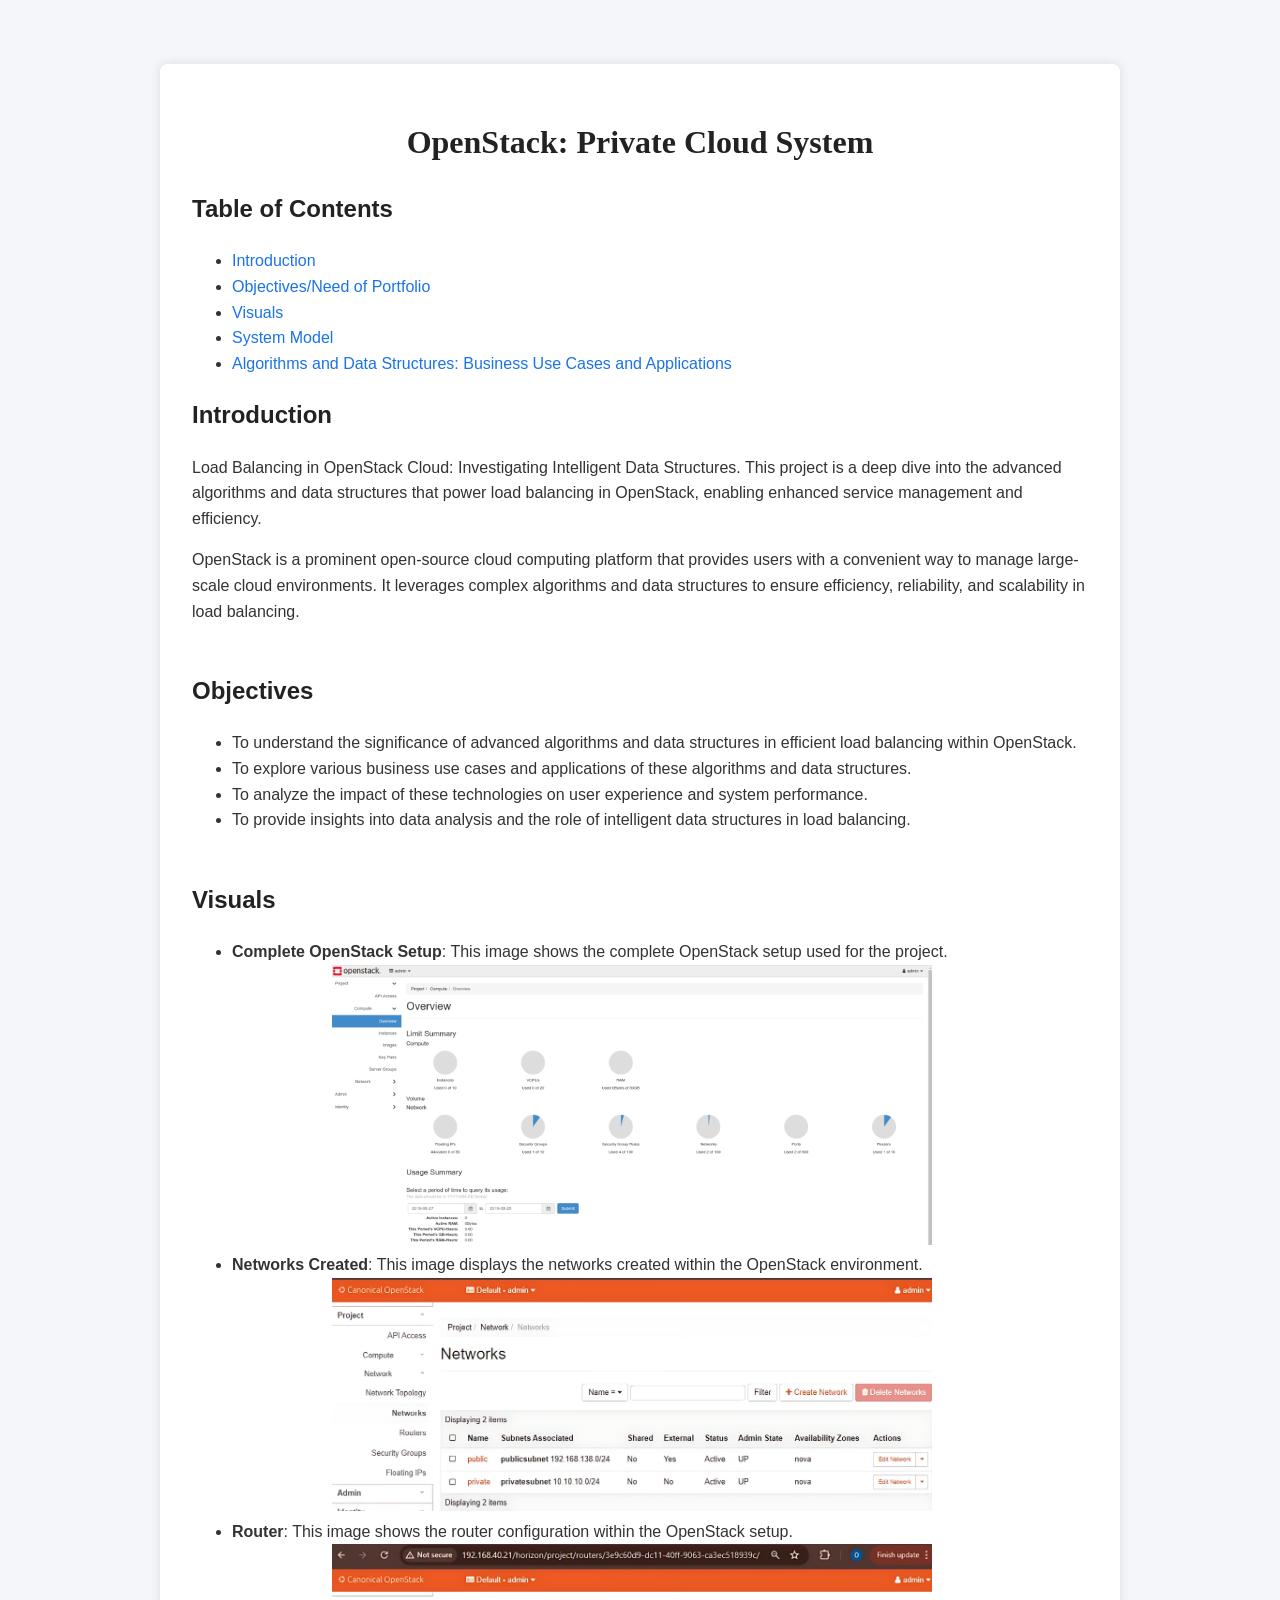
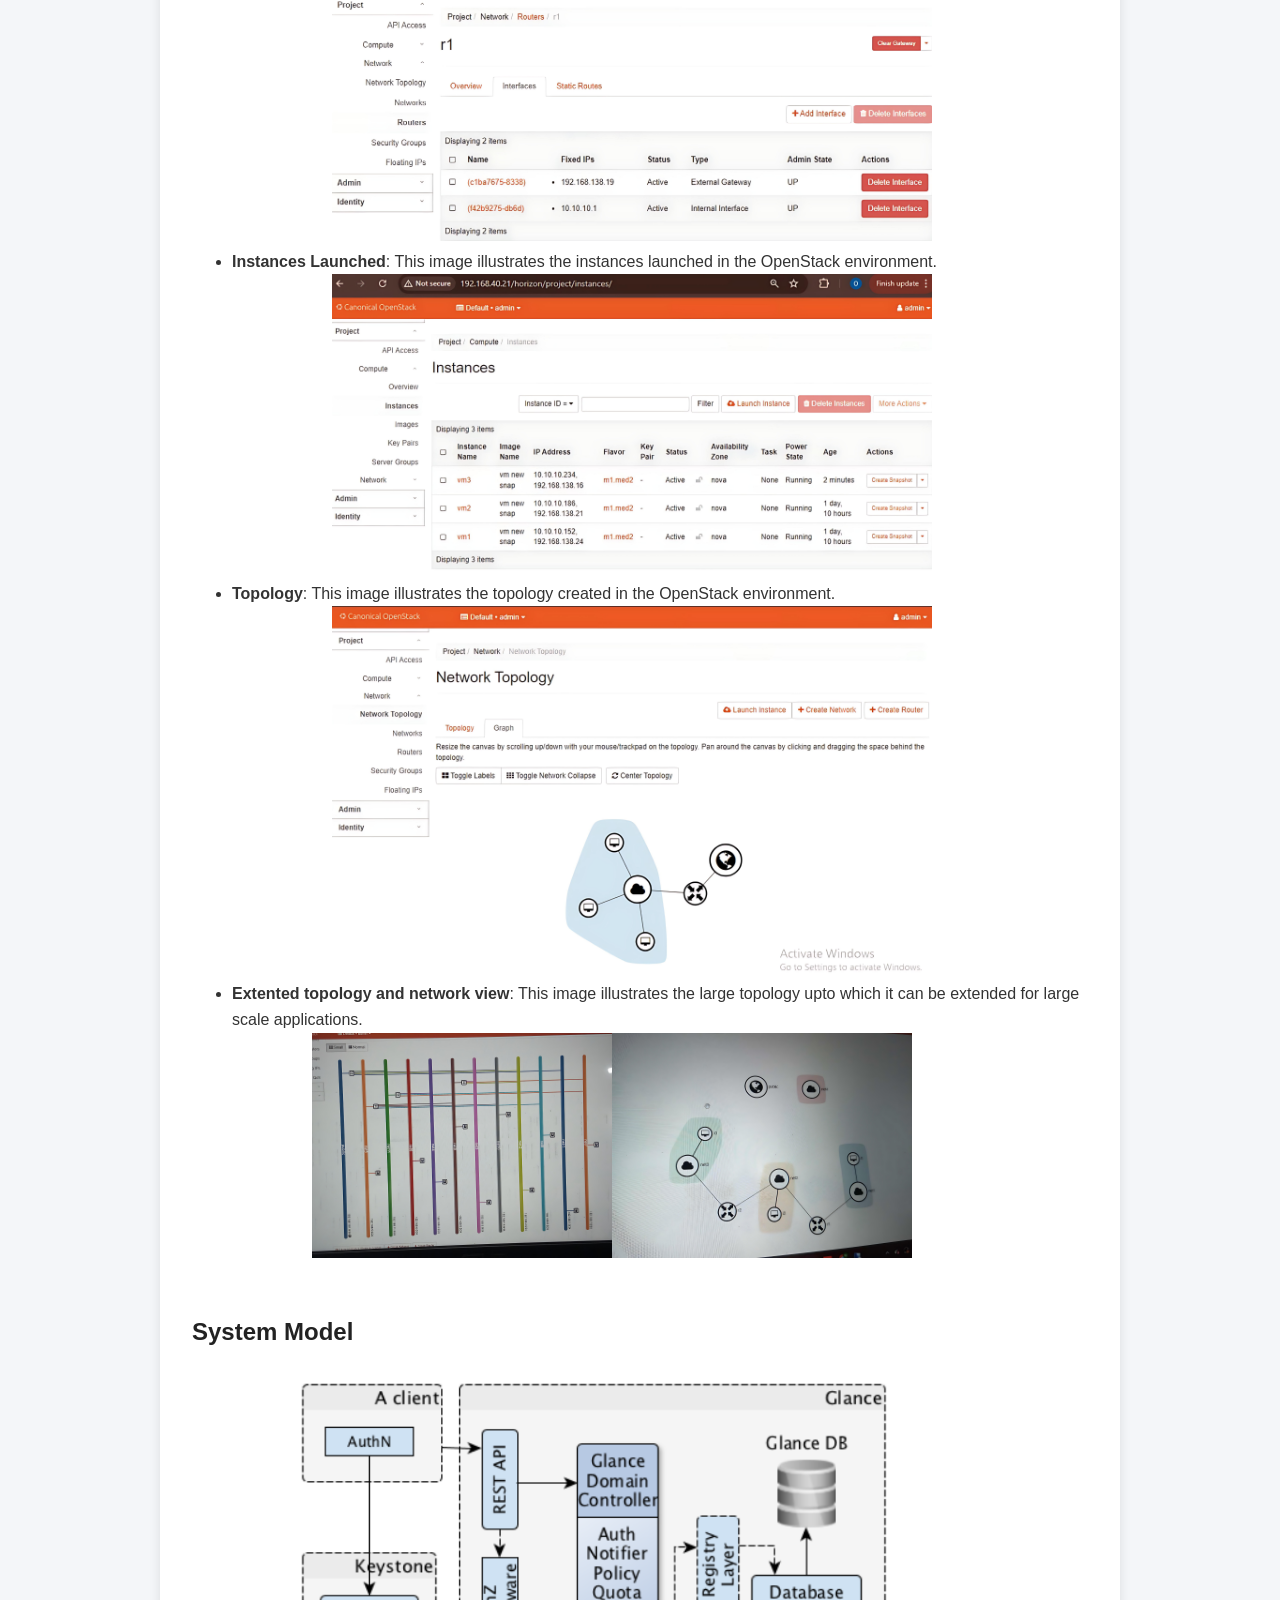
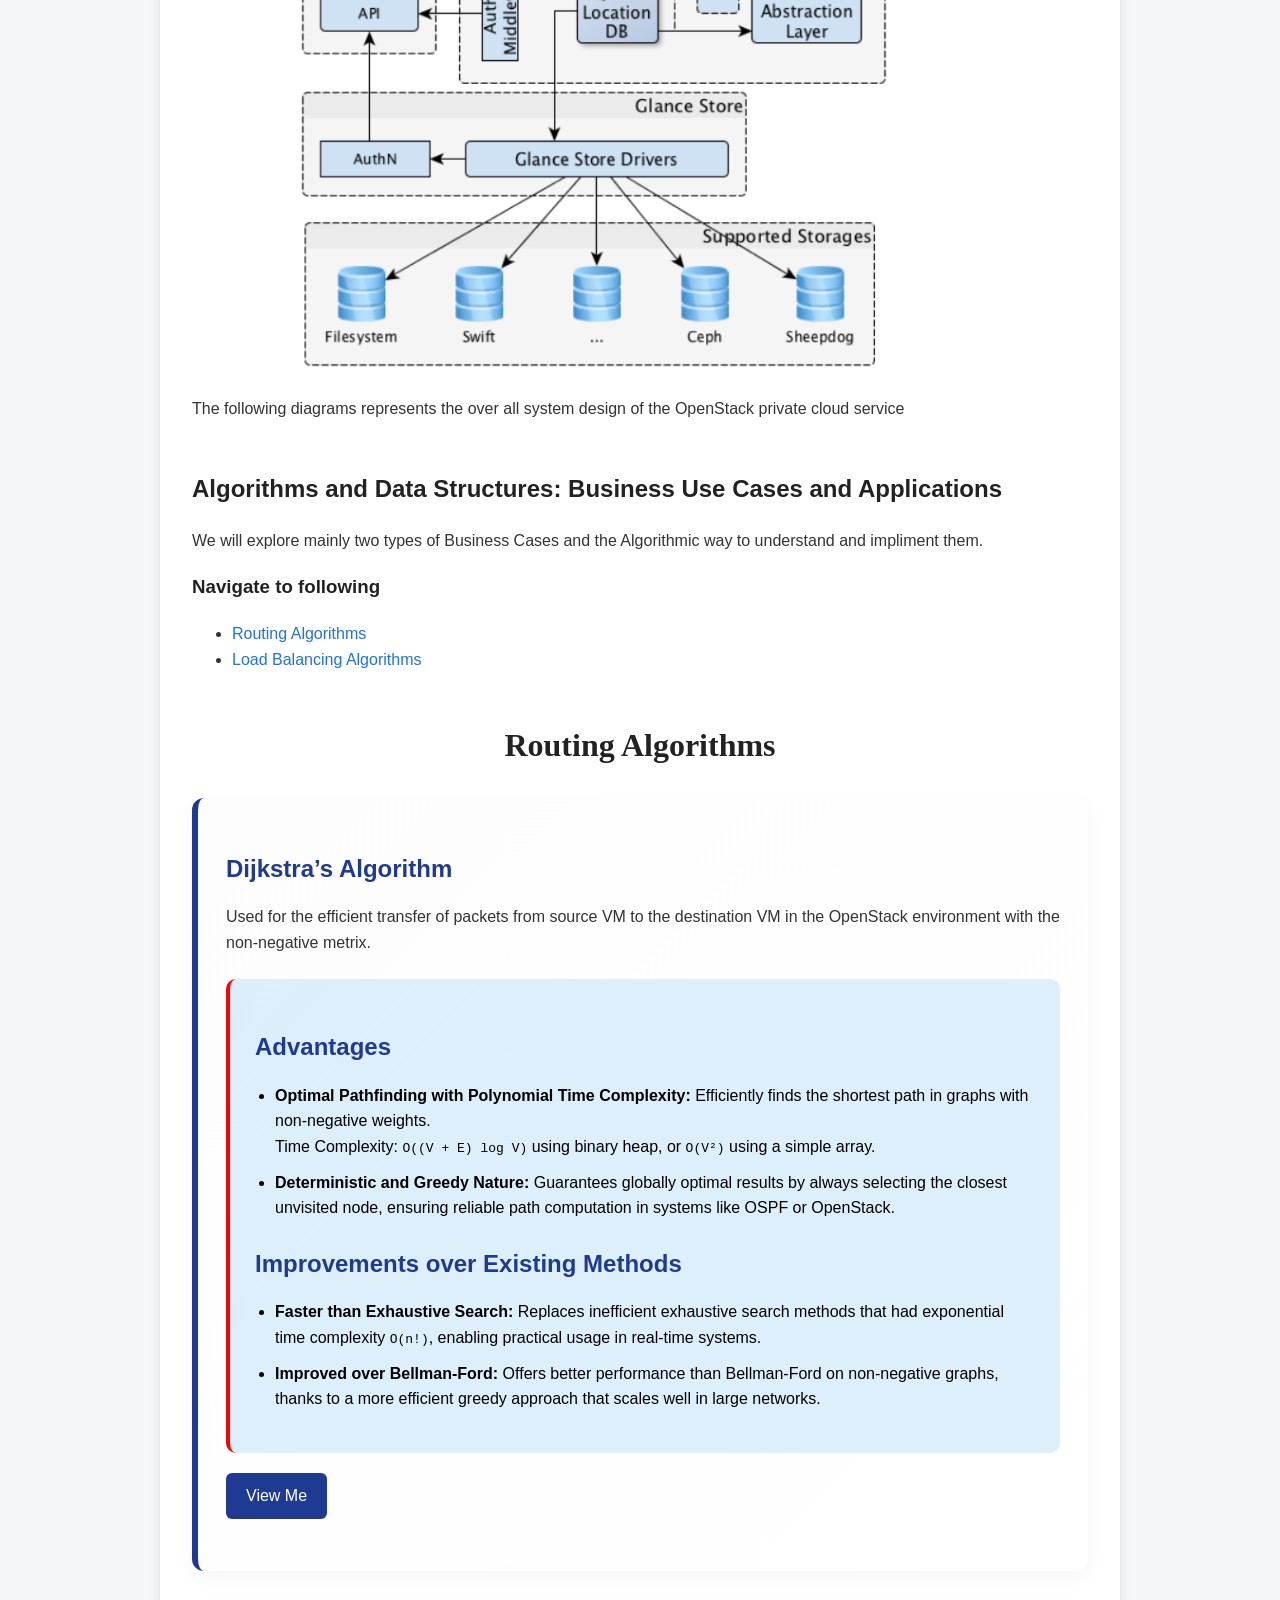
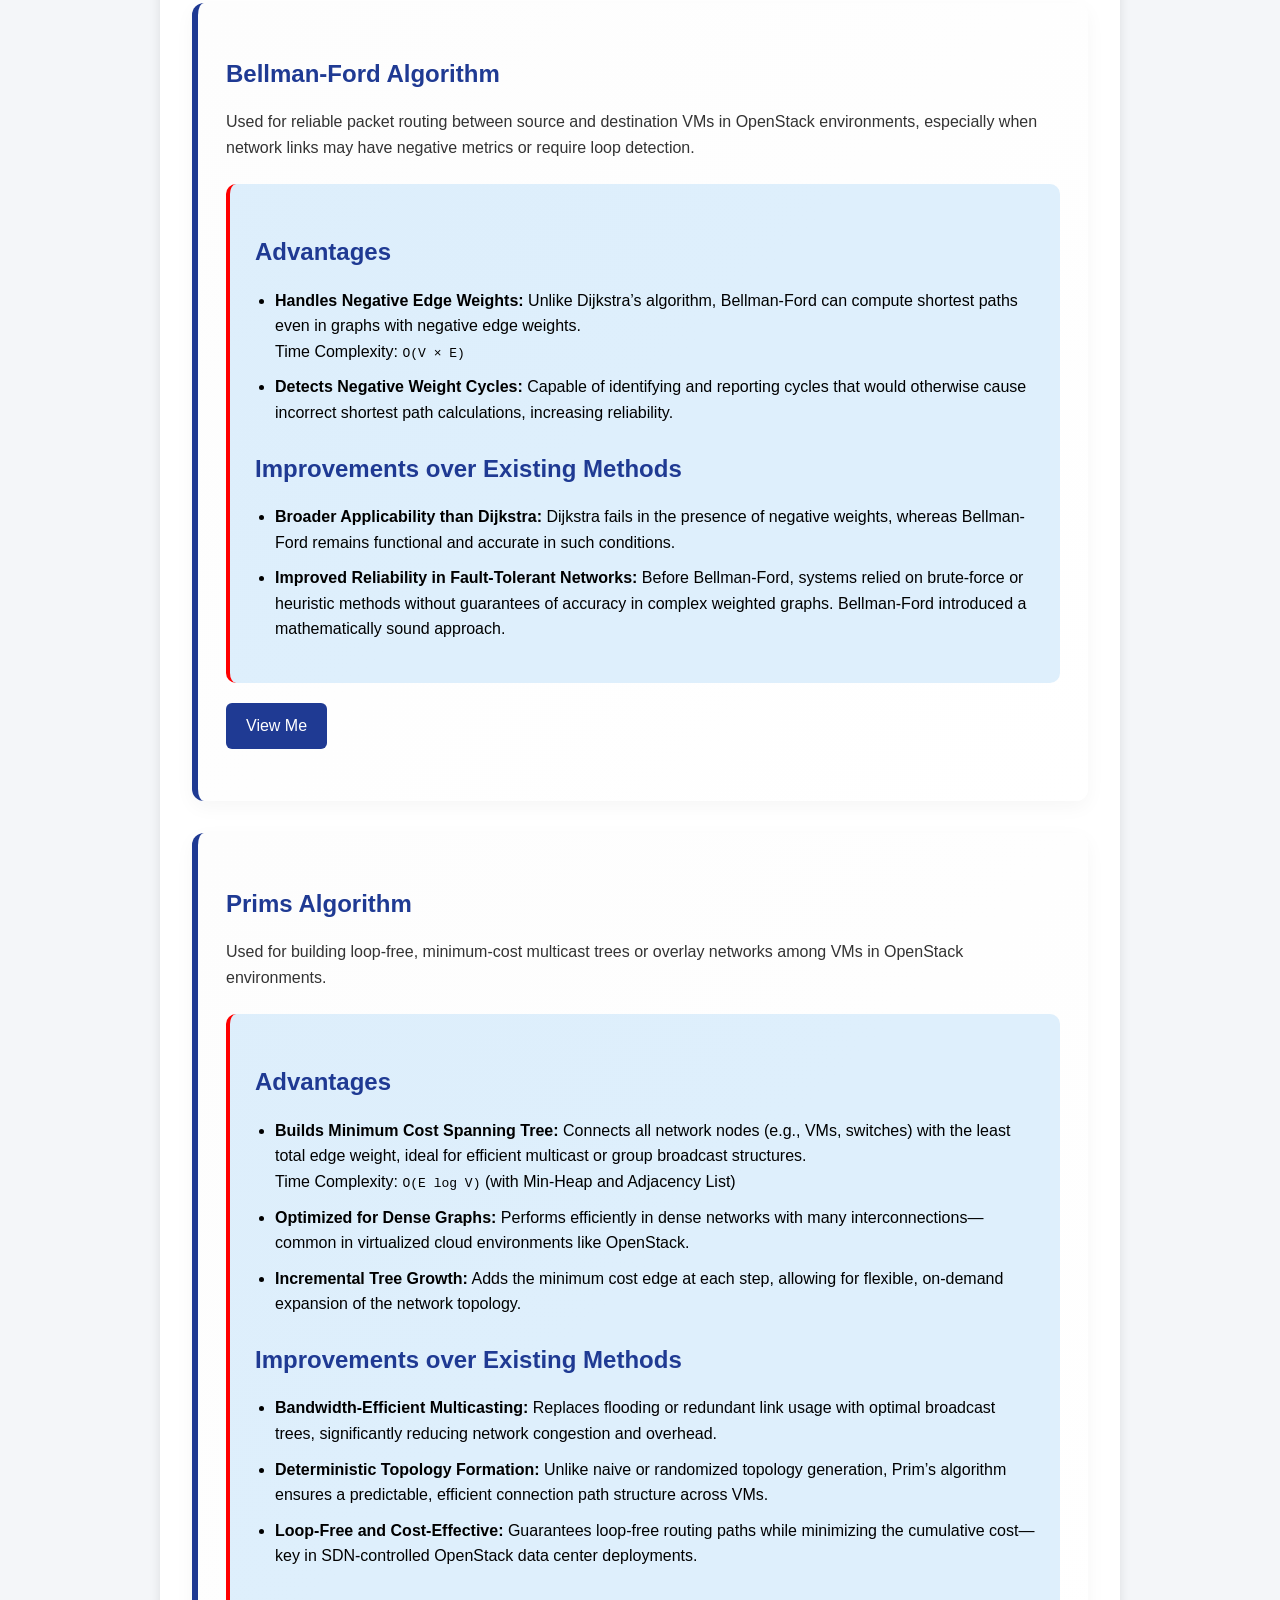
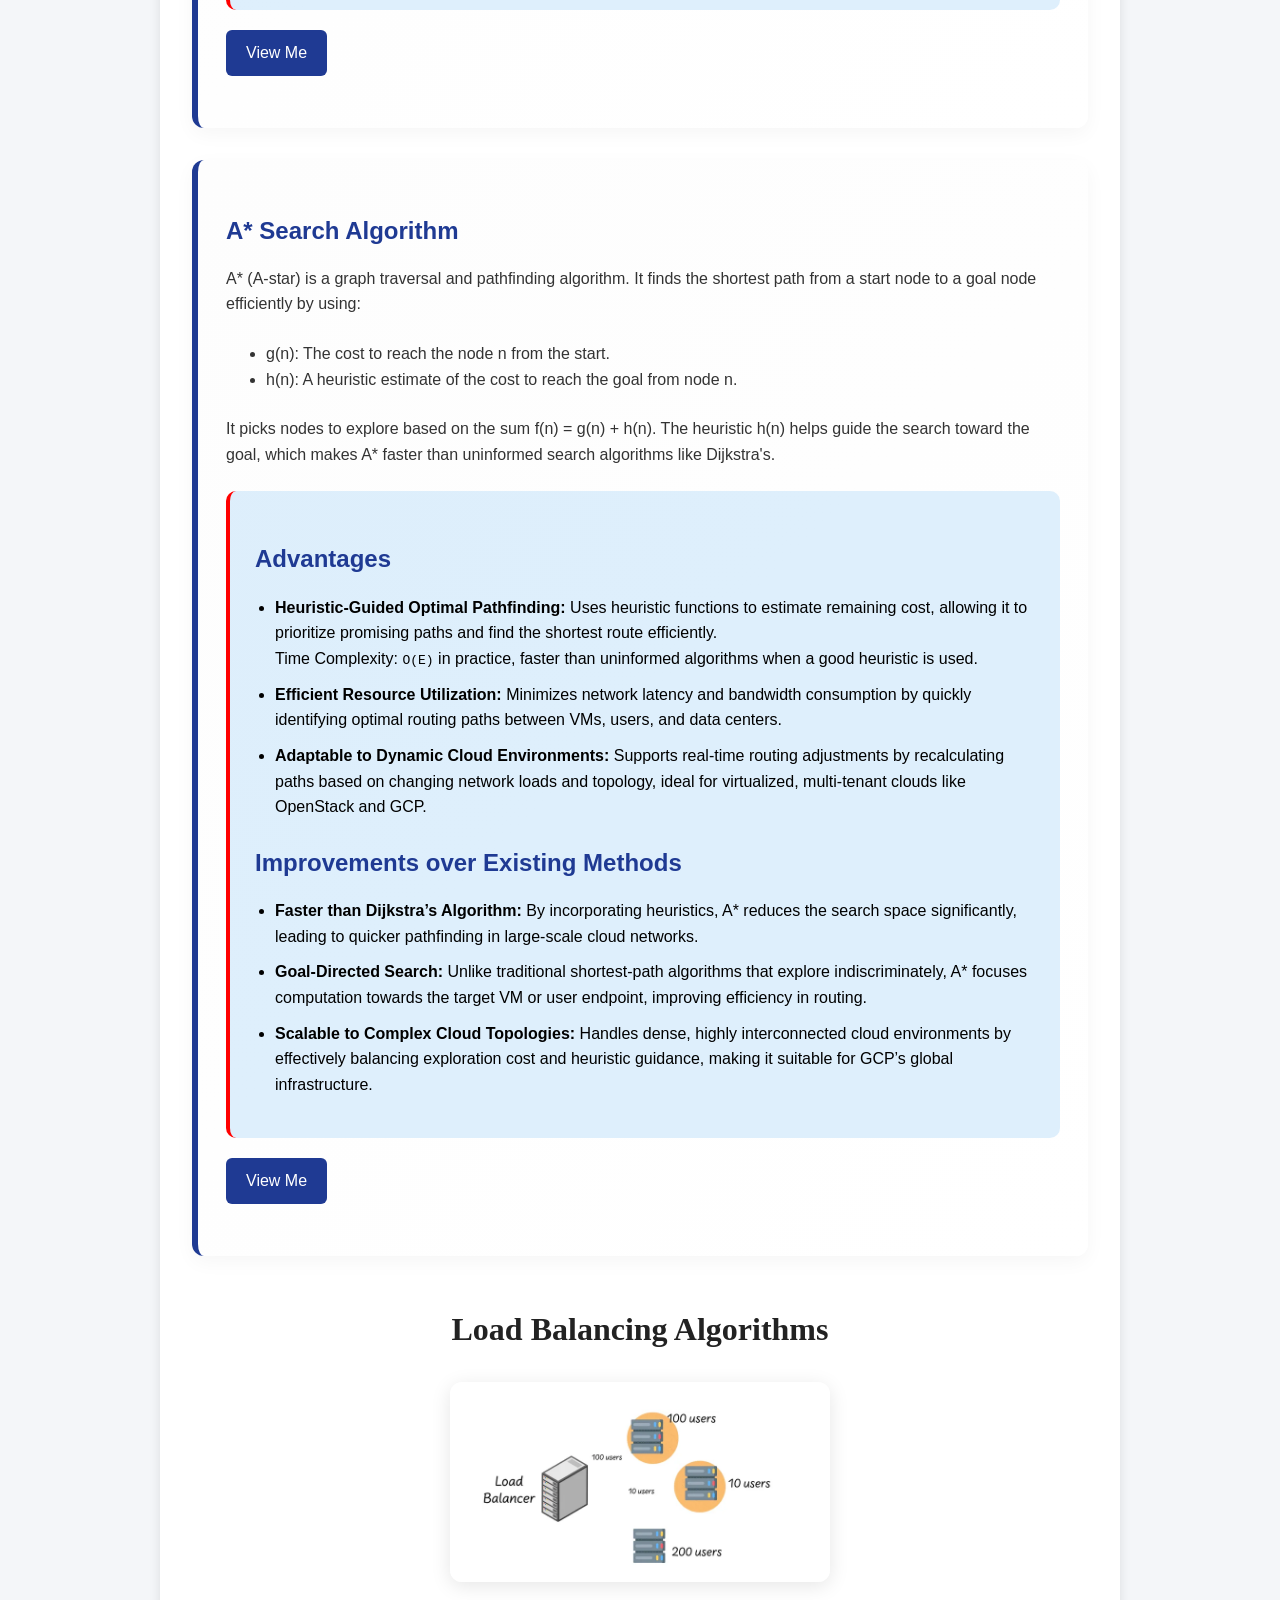
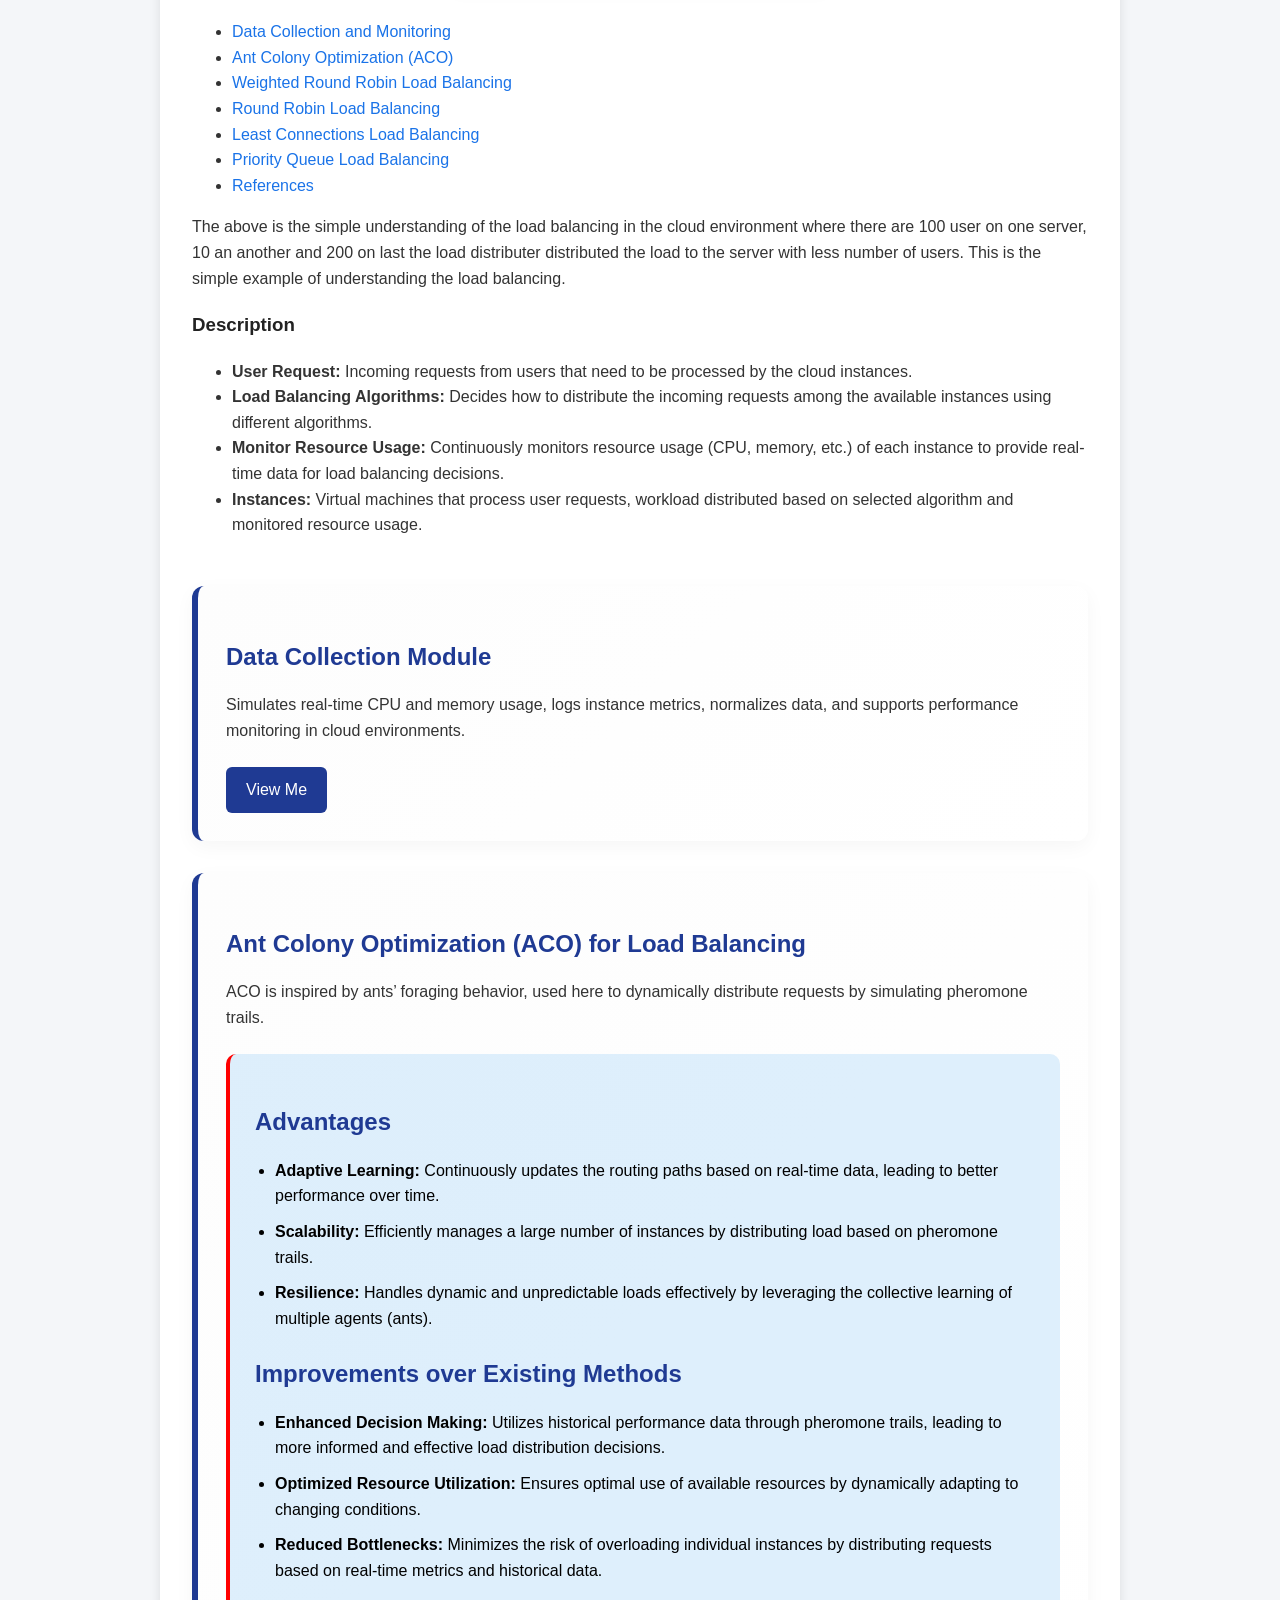
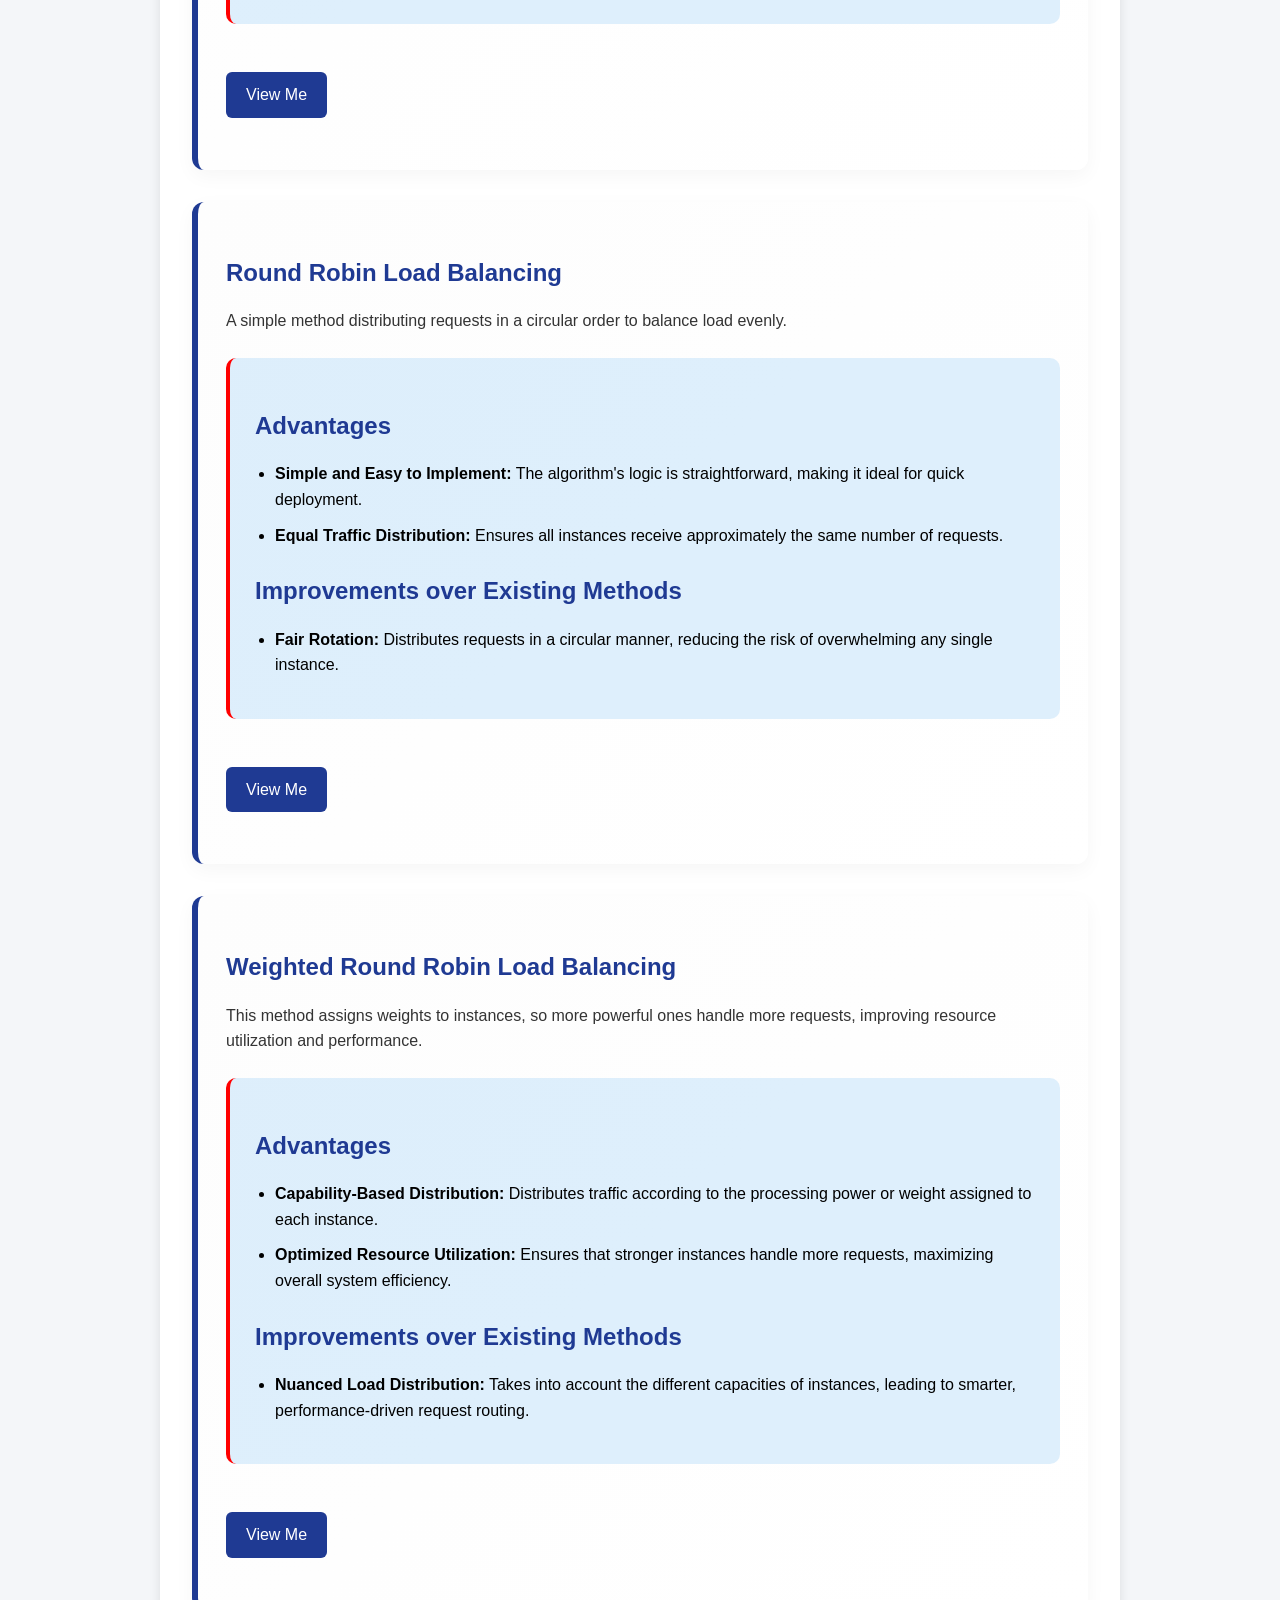
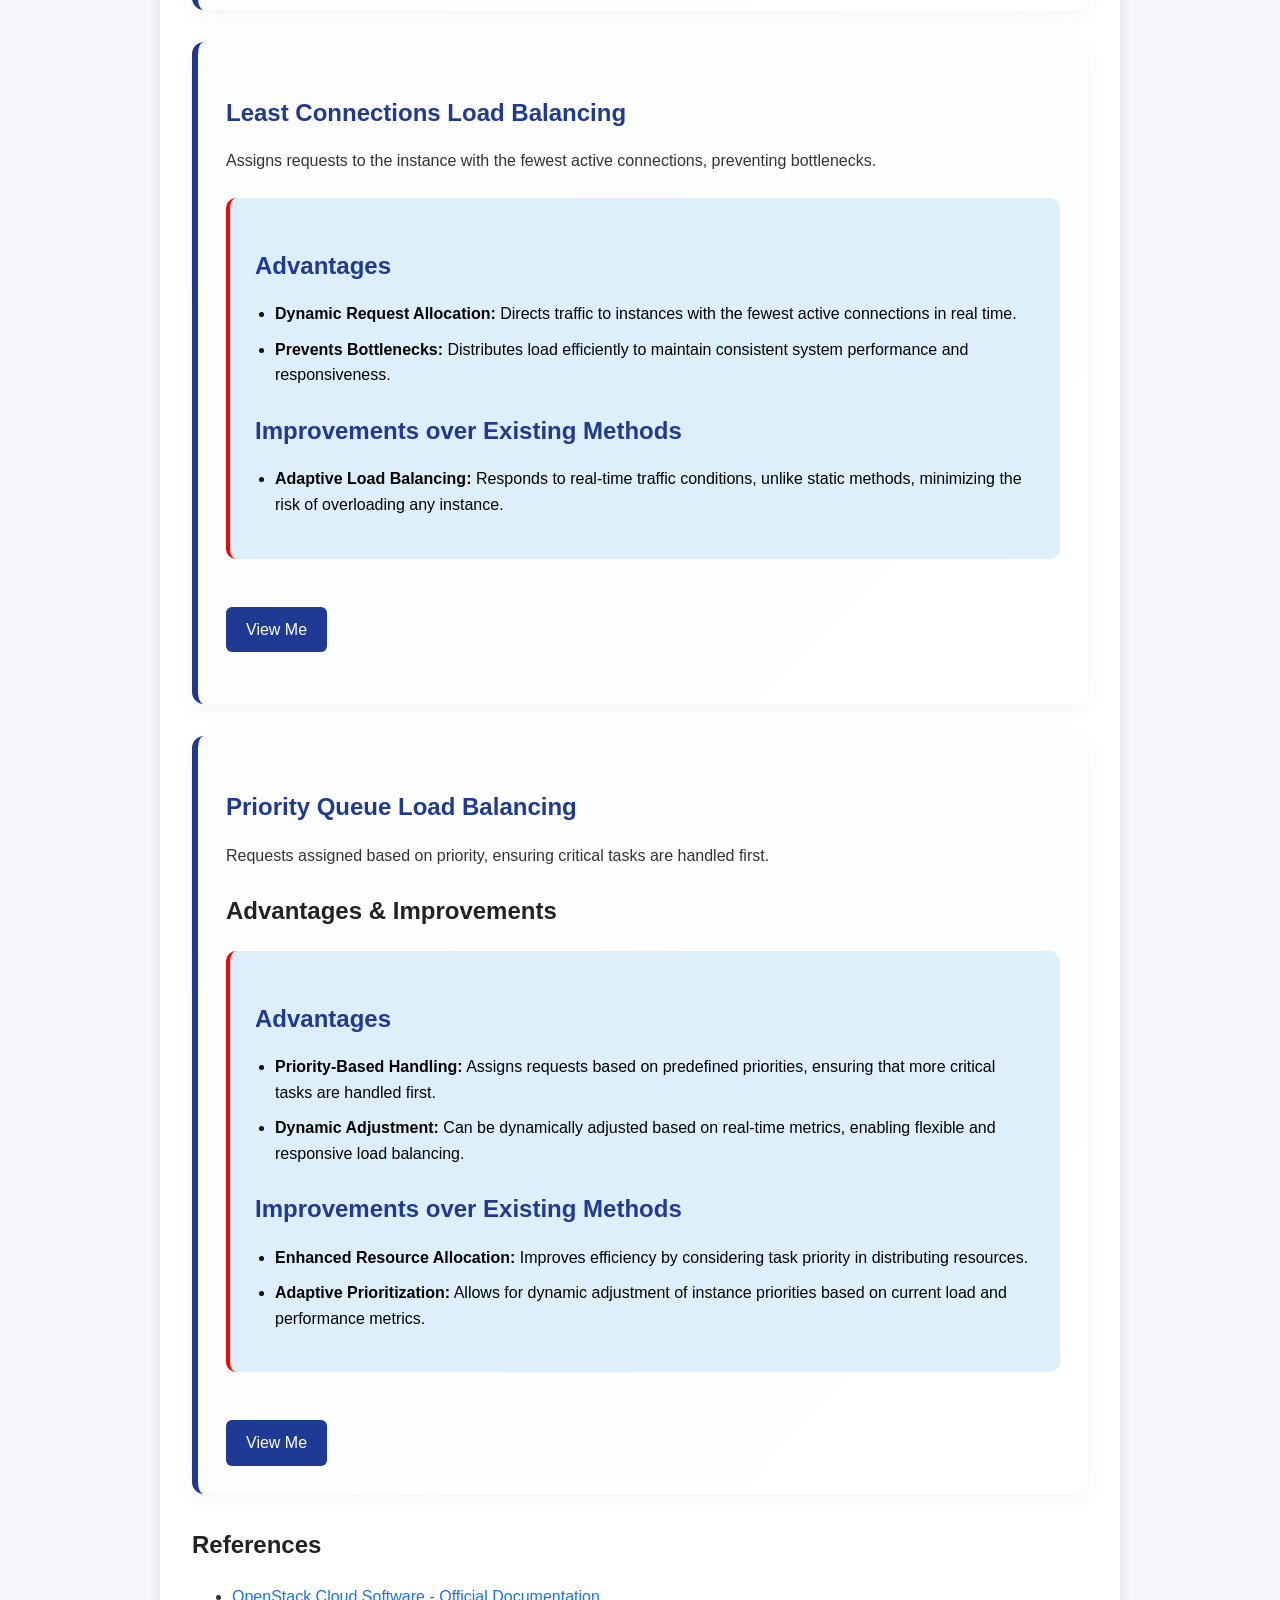
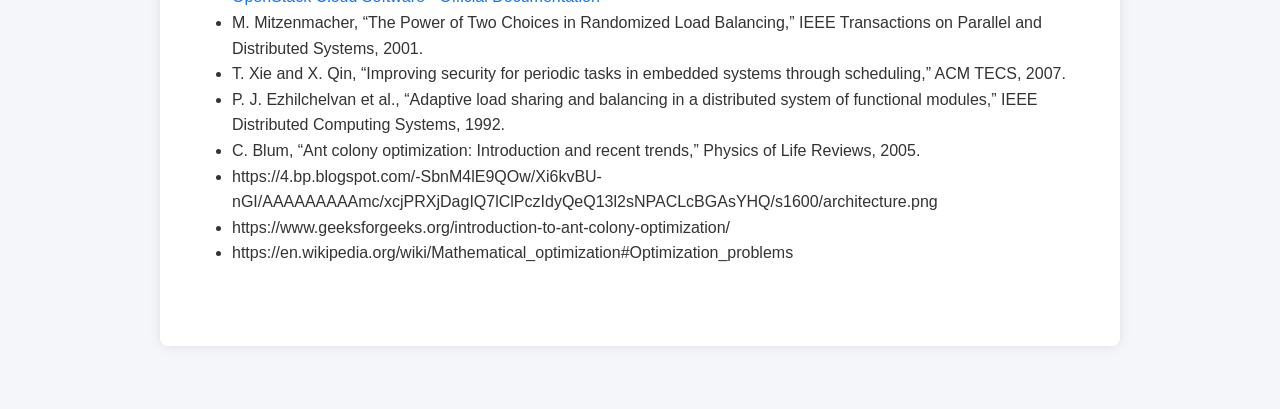
<file: openstack/proj5/index.html>
<!DOCTYPE html>
<html lang="en">

<head>
    <meta charset="UTF-8" />
    <meta name="viewport" content="width=device-width, initial-scale=1" />
    <title>OpenStack Load Balancing Portfolio</title>
    <style>
        /* Reset & base */
        * {
            box-sizing: border-box;
        }

        body {
            font-family: 'Segoe UI', Tahoma, Geneva, Verdana, sans-serif;
            line-height: 1.6;
            margin: 0;
            padding: 0 1rem;
            background: #f9f9f9;
            color: #333;
        }

        a {
            color: #1a73e8;
            text-decoration: none;
        }

        a:hover {
            text-decoration: underline;
        }

        h1,
        h2,
        h3 {
            color: #222;
        }

        /* Container */
        .container {
            max-width: 960px;
            margin: 2rem auto;
            background: white;
            padding: 2rem;
            border-radius: 8px;
            box-shadow: 0 0 12px rgb(0 0 0 / 0.1);
        }

        /* Table of Contents */
        #toc {
            margin-bottom: 2rem;
            padding: 1rem;
            background: #e8f0fe;
            border-left: 4px solid #1a73e8;
            border-radius: 4px;
        }

        #toc h2 {
            margin-top: 0;
        }

        #toc ul {
            list-style: none;
            padding-left: 1rem;
        }

        #toc ul li {
            margin-bottom: 0.5rem;
        }

        /* Section styling */
        section {
            margin-bottom: 3rem;
        }

        /* Code block */
        pre {
            background: #272822;
            color: #f8f8f2;
            padding: 1rem;
            overflow-x: auto;
            border-radius: 4px;
        }

        /* Table styling */
        table {
            width: 100%;
            border-collapse: collapse;
            margin-top: 1rem;
        }

        th,
        td {
            padding: 0.5rem 0.75rem;
            border: 1px solid #ddd;
            text-align: left;
        }

        th {
            background-color: #f0f0f0;
        }

        /* Responsive */
        @media (max-width: 600px) {
            body {
                padding: 0 0.5rem;
            }

            .container {
                padding: 1rem;
            }
        }

        @import url('https://fonts.googleapis.com/css2?family=Poppins:wght@400;600&display=swap');

        body {
            font-family: 'Poppins', sans-serif;
            background: #f4f6f9;
            padding: 2rem;
            margin: 0;
        }

        /* CARD */
        .metric-card {
            background: linear-gradient(135deg, #fdfdfd, #ffffff);
            border-left: 6px solid #1f3a93;
            border-radius: 12px;
            padding: 1.75rem;
            margin-bottom: 2rem;
            box-shadow: 0 6px 20px rgba(0, 0, 0, 0.04);
            transition: transform 0.4s ease, box-shadow 0.4s ease, border-color 0.4s ease;
            position: relative;
            overflow: hidden;
            z-index: 0;
        }

        /* SMOOTH SLIDING OVERLAY */
        .metric-card::before {
            content: "";
            position: absolute;
            top: 0;
            left: 0;
            height: 100%;
            width: 100%;
            background: rgba(31, 58, 147, 0.07);
            transform: translateX(-100%);
            transition: transform 0.6s cubic-bezier(0.4, 0, 0.2, 1);
            z-index: 0;
        }

        .metric-card:hover::before {
            transform: translateX(0);
        }

        /* TEXT CONTENT */
        .metric-card h3,
        .metric-card p,
        .metric-card a {
            position: relative;
            z-index: 1;
        }

        .metric-card h3 {
            font-size: 1.5rem;
            color: #1f3a93;
            margin-bottom: 1rem;
        }

        .metric-card p {
            color: #333;
            line-height: 1.6;
            font-size: 1rem;
            margin-bottom: 1.5rem;
        }

        /* LIFT EFFECT */
        .metric-card:hover {
            transform: translateY(-6px);
            box-shadow: 0 16px 30px rgba(0, 0, 0, 0.08);
            border-left-color: #5dade2;
        }

        /* BUTTON */
        .card-button {
            display: inline-block;
            padding: 10px 20px;
            background-color: #1f3a93;
            color: #fff;
            text-decoration: none;
            font-weight: 500;
            border-radius: 6px;
            transition: background-color 0.7s ease;
        }

        .card-button:hover {
            background-color: #5dade2;
            color: black;
            font-weight: 500;
        }

        .gif-section {
            text-align: center;
            margin-bottom: 30px;
        }

        .demo-gif {
            max-width: 100%;
            height: 200px;
            border-radius: 12px;
            box-shadow: 0 4px 20px rgba(0, 0, 0, 0.1);
            transition: transform 0.3s ease;
        }

        .demo-gif:hover {
            transform: scale(1.03);
        }

        .algorithm-advantages {
            background: rgba(146, 201, 243, 0.3);
            padding: 25px;
            border-radius: 10px;
            margin: 20px 0;
            border-left: 4px solid red;
            /* green for "positive" */
            color: black;
        }

        .algorithm-advantages ul {
            padding-left: 20px;
        }

        .algorithm-advantages ul li {
            margin-bottom: 10px;
            line-height: 1.6;
        }
    </style>
</head>

<body>
    <div class="container">
        <h1
            style="font-weight: 900; text-align: center; font-size:xx-large; @import url('https://fonts.googleapis.com/css2?family=Ancizar+Sans:ital,wght@0,100..1000;1,100..1000&family=Montserrat:ital,wght@0,100..900;1,100..900&family=Poppins:ital,wght@0,100;0,200;0,300;0,400;0,500;0,600;0,700;0,800;0,900;1,100;1,200;1,300;1,400;1,500;1,600;1,700;1,800;1,900&family=Roboto+Slab:wght@100..900&display=swap'); font-family: Roboto Slab;">
            OpenStack: Private Cloud System</h1>

        <nav aria-label="Table of Contents">
            <h2>Table of Contents</h2>
            <ul>
                <li><a href="#introduction">Introduction</a></li>
                <li><a href="#objectives">Objectives/Need of Portfolio</a></li>
                <li><a href="#visuals">Visuals</a></li>
                <li><a href="#system-model">System Model</a></li>
                <li><a href="#algorithms">Algorithms and Data Structures: Business Use Cases and Applications</a></li>
            </ul>
        </nav>


        <section id="introduction">
            <h2>Introduction</h2>
            <p>Load Balancing in OpenStack Cloud: Investigating Intelligent Data Structures. This project is a deep dive
                into the advanced algorithms and data structures that power load balancing in OpenStack, enabling
                enhanced service management and efficiency.</p>
            <p>OpenStack is a prominent open-source cloud computing platform that provides users with a convenient way
                to manage large-scale cloud environments. It leverages complex algorithms and data structures to ensure
                efficiency, reliability, and scalability in load balancing.</p>
        </section>

        <section id="objectives">
            <h2>Objectives</h2>
            <ul>
                <li>To understand the significance of advanced algorithms and data structures in efficient load
                    balancing within OpenStack.</li>
                <li>To explore various business use cases and applications of these algorithms and data structures.</li>
                <li>To analyze the impact of these technologies on user experience and system performance.</li>
                <li>To provide insights into data analysis and the role of intelligent data structures in load
                    balancing.</li>
            </ul>
        </section>

        <section id="visuals">
            <h2>Visuals</h2>
            <ul>
                <li><strong>Complete OpenStack Setup</strong>: This image shows the complete OpenStack setup used for
                    the project.</li>
                <img src="./completeSetup.png" alt="Placeholder Image" width="600em" style="margin-left: 100px;" />


                <li><strong>Networks Created</strong>: This image displays the networks created within the OpenStack
                    environment.</li>
                <img src="./network.png" alt="Placeholder Image" width="600em" style="margin-left: 100px;" />

                <li><strong>Router</strong>: This image shows the router configuration within the OpenStack setup.</li>
                <img src="./router.png" alt="Placeholder Image" width="600em" style="margin-left: 100px;" />
                <li><strong>Instances Launched</strong>: This image illustrates the instances launched in the OpenStack
                    environment.</li>
                <img src="./instances_vm.png" alt="Placeholder Image" width="600em" style="margin-left: 100px;" />
                <li><strong>Topology</strong>: This image illustrates the topology created in the OpenStack environment.
                </li>
                <img src="./topo.png" alt="Placeholder Image" width="600em" style="margin-left: 100px;" />
                <li><strong>Extented topology and network view</strong>: This image illustrates the large topology upto
                    which it can be extended for large scale applications.
                </li>
                <img src="./n1_PhotoGrid_n2_PhotoGrid (2).jpeg" alt="Placeholder Image" width="600em"
                    style="margin-left: 80px;" />
            </ul>
        </section>

        <section id="system-model">
            <h2>System Model</h2>
            <img src="./openstackSystemModel.png" alt="Placeholder Image" width="600em" style="margin-left: 100px;" />

            <p>The following diagrams represents the over all system design of the OpenStack private cloud service</p>

        </section>

        <section id="algorithms">
            <h2>Algorithms and Data Structures: Business Use Cases and Applications</h2>
            <p>We will explore mainly two types of Business Cases and the Algorithmic way to understand and impliment
                them.</p>

            <nav aria-label="Table of Contents">
                <h3>Navigate to following</h3>
                <ul>
                    <li><a href="#routingAlgorithmSection">Routing Algorithms</a></li>
                    <li><a href="#loadBalancingSection">Load Balancing Algorithms</a></li>
                </ul>
            </nav>

        </section>


        <section id="#routingAlgorithmSection">
            <h2
                style="font-weight: 700; text-align: center; font-size:xx-large; @import url('https://fonts.googleapis.com/css2?family=Ancizar+Sans:ital,wght@0,100..1000;1,100..1000&family=Montserrat:ital,wght@0,100..900;1,100..900&family=Poppins:ital,wght@0,100;0,200;0,300;0,400;0,500;0,600;0,700;0,800;0,900;1,100;1,200;1,300;1,400;1,500;1,600;1,700;1,800;1,900&display=swap'); font-family: Ancizar Sans;">
                Routing Algorithms</h2>


            <div class="metric-card">
                <h3>Dijkstra’s Algorithm</h3>
                <p> Used for the efficient transfer of packets from source VM to the destination VM in the OpenStack
                    environment with the non-negative metrix.</p>


                <div class="algorithm-advantages">
                    <h3 class="component-subtitle">Advantages</h3>
                    <ul>
                        <li><strong>Optimal Pathfinding with Polynomial Time Complexity:</strong>
                            Efficiently finds the shortest path in graphs with non-negative weights.
                            <br>Time Complexity: <code>O((V + E) log V)</code> using binary heap, or <code>O(V²)</code>
                            using a simple array.
                        </li>
                        <li><strong>Deterministic and Greedy Nature:</strong>
                            Guarantees globally optimal results by always selecting the closest unvisited node, ensuring
                            reliable path computation in systems like OSPF or OpenStack.
                        </li>
                    </ul>

                    <h3 class="component-subtitle">Improvements over Existing Methods</h3>
                    <ul>
                        <li><strong>Faster than Exhaustive Search:</strong>
                            Replaces inefficient exhaustive search methods that had exponential time complexity
                            <code>O(n!)</code>, enabling practical usage in real-time systems.
                        </li>
                        <li><strong>Improved over Bellman-Ford:</strong>
                            Offers better performance than Bellman-Ford on non-negative graphs, thanks to a more
                            efficient greedy approach that scales well in large networks.
                        </li>
                    </ul>
                </div>


                <p><a href="./dijkstra.html" class="card-button">View Me</a></p>
            </div>

            <div class="metric-card">
                <h3>Bellman-Ford Algorithm</h3>
                <p>Used for reliable packet routing between source and destination VMs in OpenStack environments,
                    especially when network links may have negative metrics or require loop detection.</p>
                <div class="algorithm-advantages">
                    <h3 class="component-subtitle">Advantages</h3>
                    <ul>
                        <li><strong>Handles Negative Edge Weights:</strong>
                            Unlike Dijkstra’s algorithm, Bellman-Ford can compute shortest paths even in graphs with
                            negative edge weights.
                            <br>Time Complexity: <code>O(V × E)</code>
                        </li>
                        <li><strong>Detects Negative Weight Cycles:</strong>
                            Capable of identifying and reporting cycles that would otherwise cause incorrect shortest
                            path calculations, increasing reliability.
                        </li>
                    </ul>

                    <h3 class="component-subtitle">Improvements over Existing Methods</h3>
                    <ul>
                        <li><strong>Broader Applicability than Dijkstra:</strong>
                            Dijkstra fails in the presence of negative weights, whereas Bellman-Ford remains functional
                            and accurate in such conditions.
                        </li>
                        <li><strong>Improved Reliability in Fault-Tolerant Networks:</strong>
                            Before Bellman-Ford, systems relied on brute-force or heuristic methods without guarantees
                            of accuracy in complex weighted graphs. Bellman-Ford introduced a mathematically sound
                            approach.
                        </li>
                    </ul>
                </div>
                <p><a href="./bellmanFord.html" class="card-button">View Me</a></p>
            </div>


            <div class="metric-card">
                <h3>Prims Algorithm</h3>
                <p>Used for building loop-free, minimum-cost multicast trees or overlay networks among VMs in OpenStack
                    environments.</p>
                <div class="algorithm-advantages">
                    <h3 class="component-subtitle">Advantages</h3>
                    <ul>
                        <li><strong>Builds Minimum Cost Spanning Tree:</strong>
                            Connects all network nodes (e.g., VMs, switches) with the least total edge weight, ideal for
                            efficient multicast or group broadcast structures.
                            <br>Time Complexity: <code>O(E log V)</code> (with Min-Heap and Adjacency List)
                        </li>
                        <li><strong>Optimized for Dense Graphs:</strong>
                            Performs efficiently in dense networks with many interconnections—common in virtualized
                            cloud environments like OpenStack.
                        </li>
                        <li><strong>Incremental Tree Growth:</strong>
                            Adds the minimum cost edge at each step, allowing for flexible, on-demand expansion of the
                            network topology.
                        </li>
                    </ul>

                    <h3 class="component-subtitle">Improvements over Existing Methods</h3>
                    <ul>
                        <li><strong>Bandwidth-Efficient Multicasting:</strong>
                            Replaces flooding or redundant link usage with optimal broadcast trees, significantly
                            reducing network congestion and overhead.
                        </li>
                        <li><strong>Deterministic Topology Formation:</strong>
                            Unlike naive or randomized topology generation, Prim’s algorithm ensures a predictable,
                            efficient connection path structure across VMs.
                        </li>
                        <li><strong>Loop-Free and Cost-Effective:</strong>
                            Guarantees loop-free routing paths while minimizing the cumulative cost—key in
                            SDN-controlled OpenStack data center deployments.
                        </li>
                    </ul>
                </div>

                <p><a href="./prims.html" class="card-button">View Me</a></p>
            </div>


            <div class="metric-card">
                <h3>A* Search Algorithm</h3>
                <p>A* (A-star) is a graph traversal and pathfinding algorithm. It finds the shortest path from a start
                    node to a goal node efficiently by using:
                <ul>
                    <li>g(n): The cost to reach the node n from the start.</li>
                    <li>h(n): A heuristic estimate of the cost to reach the goal from node n.</li>
                </ul>
                </p>
                <p>It picks nodes to explore based on the sum f(n) = g(n) + h(n). The heuristic h(n) helps guide the
                    search toward the goal, which makes A* faster than uninformed search algorithms like Dijkstra's.</p>

                <div class="algorithm-advantages">
                    <h3 class="component-subtitle">Advantages</h3>
                    <ul>
                        <li><strong>Heuristic-Guided Optimal Pathfinding:</strong>
                            Uses heuristic functions to estimate remaining cost, allowing it to prioritize promising
                            paths and find the shortest route efficiently.
                            <br>Time Complexity: <code>O(E)</code> in practice, faster than uninformed algorithms when a
                            good heuristic is used.
                        </li>
                        <li><strong>Efficient Resource Utilization:</strong>
                            Minimizes network latency and bandwidth consumption by quickly identifying optimal routing
                            paths between VMs, users, and data centers.
                        </li>
                        <li><strong>Adaptable to Dynamic Cloud Environments:</strong>
                            Supports real-time routing adjustments by recalculating paths based on changing network
                            loads and topology, ideal for virtualized, multi-tenant clouds like OpenStack and GCP.
                        </li>
                    </ul>

                    <h3 class="component-subtitle">Improvements over Existing Methods</h3>
                    <ul>
                        <li><strong>Faster than Dijkstra’s Algorithm:</strong>
                            By incorporating heuristics, A* reduces the search space significantly, leading to quicker
                            pathfinding in large-scale cloud networks.
                        </li>
                        <li><strong>Goal-Directed Search:</strong>
                            Unlike traditional shortest-path algorithms that explore indiscriminately, A* focuses
                            computation towards the target VM or user endpoint, improving efficiency in routing.
                        </li>
                        <li><strong>Scalable to Complex Cloud Topologies:</strong>
                            Handles dense, highly interconnected cloud environments by effectively balancing exploration
                            cost and heuristic guidance, making it suitable for GCP’s global infrastructure.
                        </li>
                    </ul>
                </div>
                <p><a href="./aStar.html" class="card-button">View Me</a></p>
            </div>




        </section>








        <!-- load balancing -->
        <section id="#loadBalancingSection">
            <h2 style="font-weight: 700; text-align: center; font-size:xx-large;
@import url('https://fonts.googleapis.com/css2?family=Ancizar+Sans:ital,wght@0,100..1000;1,100..1000&family=Montserrat:ital,wght@0,100..900;1,100..900&family=Poppins:ital,wght@0,100;0,200;0,300;0,400;0,500;0,600;0,700;0,800;0,900;1,100;1,200;1,300;1,400;1,500;1,600;1,700;1,800;1,900&display=swap'); font-family: Ancizar Sans;
">Load Balancing Algorithms</h2>
            <section>

                <section class="gif-section">
                    <img src="./Cover_Image.webp" alt="Load Balancing GIF" class="demo-gif" />
                </section>

                <nav aria-label="Table of Contents">
                    <ul>
                        <li><a href="#data-collection">Data Collection and Monitoring</a></li>
                        <li><a href="#aco">Ant Colony Optimization (ACO)</a></li>
                        <li><a href="#weighted-rr">Weighted Round Robin Load Balancing</a></li>
                        <li><a href="#round-robin">Round Robin Load Balancing</a></li>
                        <li><a href="#least-connections">Least Connections Load Balancing</a></li>
                        <li><a href="#priority-queue">Priority Queue Load Balancing</a></li>
                        <li><a href="#references">References</a></li>
                    </ul>
                </nav>


                <p>
                    The above is the simple understanding of the load balancing in the cloud environment where there are
                    100
                    user on one server, 10 an another and 200 on last the load distributer distributed the load to the
                    server
                    with less number of users. This is the simple example of understanding the load balancing.
                </p>

                <h3>Description</h3>
                <ul>
                    <li><strong>User Request:</strong> Incoming requests from users that need to be processed by the
                        cloud
                        instances.</li>
                    <li><strong>Load Balancing Algorithms:</strong> Decides how to distribute the incoming requests
                        among
                        the available instances using different algorithms.</li>
                    <li><strong>Monitor Resource Usage:</strong> Continuously monitors resource usage (CPU, memory,
                        etc.) of
                        each instance to provide real-time data for load balancing decisions.</li>
                    <li><strong>Instances:</strong> Virtual machines that process user requests, workload distributed
                        based
                        on selected algorithm and monitored resource usage.</li>
                </ul>
            </section>

            <div class="metric-card">
                <h3>Data Collection Module</h3>
                <p>
                    Simulates real-time CPU and memory usage, logs instance metrics, normalizes data, and supports
                    performance monitoring in cloud environments.
                </p>
                <a href="./DataCollection.html" class="card-button">View Me</a>
            </div>

            <div class="metric-card">
                <h3>Ant Colony Optimization (ACO) for Load Balancing</h3>
                <p>ACO is inspired by ants’ foraging behavior, used here to dynamically distribute requests by
                    simulating
                    pheromone trails.</p>


                <section>
                    <div class="algorithm-advantages">
                        <h3 class="component-subtitle">Advantages</h3>
                        <ul>
                            <li><strong>Adaptive Learning:</strong> Continuously updates the routing paths based on
                                real-time data, leading to better performance over time.</li>
                            <li><strong>Scalability:</strong> Efficiently manages a large number of instances by
                                distributing load based on pheromone trails.</li>
                            <li><strong>Resilience:</strong> Handles dynamic and unpredictable loads effectively by
                                leveraging the collective learning of multiple agents (ants).</li>
                        </ul>

                        <h3 class="component-subtitle">Improvements over Existing Methods</h3>
                        <ul>
                            <li><strong>Enhanced Decision Making:</strong> Utilizes historical performance data through
                                pheromone trails, leading to more informed and effective load distribution decisions.
                            </li>
                            <li><strong>Optimized Resource Utilization:</strong> Ensures optimal use of available
                                resources
                                by dynamically adapting to changing conditions.</li>
                            <li><strong>Reduced Bottlenecks:</strong> Minimizes the risk of overloading individual
                                instances
                                by distributing requests based on real-time metrics and historical data.</li>
                        </ul>
                    </div>
                </section>

                <p><a href="./Ant.html" class="card-button">View Me</a></p>
            </div>

            <div class="metric-card">
                <h3>Round Robin Load Balancing</h3>
                <p>A simple method distributing requests in a circular order to balance load evenly.</p>
                <section>
                    <div class="algorithm-advantages">
                        <h3 class="component-subtitle">Advantages</h3>
                        <ul>
                            <li><strong>Simple and Easy to Implement:</strong> The algorithm's logic is straightforward,
                                making it ideal for quick deployment.</li>
                            <li><strong>Equal Traffic Distribution:</strong> Ensures all instances receive approximately
                                the
                                same number of requests.</li>
                        </ul>

                        <h3 class="component-subtitle">Improvements over Existing Methods</h3>
                        <ul>
                            <li><strong>Fair Rotation:</strong> Distributes requests in a circular manner, reducing the
                                risk
                                of overwhelming any single instance.</li>
                        </ul>
                    </div>
                </section>

                <p><a href="./rr.html" class="card-button">View Me</a></p>
            </div>

            <div class="metric-card">
                <h3>Weighted Round Robin Load Balancing</h3>
                <p>This method assigns weights to instances, so more powerful ones handle more requests, improving
                    resource
                    utilization and performance.</p>

                <section>
                    <div class="algorithm-advantages">
                        <h3 class="component-subtitle">Advantages</h3>
                        <ul>
                            <li><strong>Capability-Based Distribution:</strong> Distributes traffic according to the
                                processing power or weight assigned to each instance.</li>
                            <li><strong>Optimized Resource Utilization:</strong> Ensures that stronger instances handle
                                more
                                requests, maximizing overall system efficiency.</li>
                        </ul>

                        <h3 class="component-subtitle">Improvements over Existing Methods</h3>
                        <ul>
                            <li><strong>Nuanced Load Distribution:</strong> Takes into account the different capacities
                                of
                                instances, leading to smarter, performance-driven request routing.</li>
                        </ul>
                    </div>
                </section>

                <p><a href="./weightedRR.html" class="card-button">View Me</a></p>
            </div>

            <div class="metric-card">
                <h3>Least Connections Load Balancing</h3>
                <p>Assigns requests to the instance with the fewest active connections, preventing bottlenecks.</p>
                <section>
                    <div class="algorithm-advantages">
                        <h3 class="component-subtitle">Advantages</h3>
                        <ul>
                            <li><strong>Dynamic Request Allocation:</strong> Directs traffic to instances with the
                                fewest
                                active connections in real time.</li>
                            <li><strong>Prevents Bottlenecks:</strong> Distributes load efficiently to maintain
                                consistent
                                system performance and responsiveness.</li>
                        </ul>

                        <h3 class="component-subtitle">Improvements over Existing Methods</h3>
                        <ul>
                            <li><strong>Adaptive Load Balancing:</strong> Responds to real-time traffic conditions,
                                unlike
                                static methods, minimizing the risk of overloading any instance.</li>
                        </ul>
                    </div>
                </section>

                <p><a href="./leastConnection.html" class="card-button">View Me</a></p>
            </div>

            <div class="metric-card">
                <h3>Priority Queue Load Balancing</h3>
                <p>Requests assigned based on priority, ensuring critical tasks are handled first.</p>
                <section>
                    <h2>Advantages & Improvements</h2>
                    <div class="algorithm-advantages">
                        <h3 class="component-subtitle">Advantages</h3>
                        <ul>
                            <li><strong>Priority-Based Handling:</strong> Assigns requests based on predefined
                                priorities,
                                ensuring that more critical tasks are handled first.</li>
                            <li><strong>Dynamic Adjustment:</strong> Can be dynamically adjusted based on real-time
                                metrics,
                                enabling flexible and responsive load balancing.</li>
                        </ul>

                        <h3 class="component-subtitle">Improvements over Existing Methods</h3>
                        <ul>
                            <li><strong>Enhanced Resource Allocation:</strong> Improves efficiency by considering task
                                priority in distributing resources.</li>
                            <li><strong>Adaptive Prioritization:</strong> Allows for dynamic adjustment of instance
                                priorities based on current load and performance metrics.</li>
                        </ul>
                    </div>
                </section>

                <a href="./priorityQueue.html" class="card-button">View Me</a>
            </div>

            <section id="references">
                <h2>References</h2>
                <ul>
                    <li><a href="https://docs.openstack.org" target="_blank" rel="noopener noreferrer">OpenStack Cloud
                            Software - Official Documentation</a></li>
                    <li>M. Mitzenmacher, “The Power of Two Choices in Randomized Load Balancing,” IEEE Transactions on
                        Parallel and Distributed Systems, 2001.</li>
                    <li>T. Xie and X. Qin, “Improving security for periodic tasks in embedded systems through
                        scheduling,”
                        ACM TECS, 2007.</li>
                    <li>P. J. Ezhilchelvan et al., “Adaptive load sharing and balancing in a distributed system of
                        functional modules,” IEEE Distributed Computing Systems, 1992.</li>
                    <li>C. Blum, “Ant colony optimization: Introduction and recent trends,” Physics of Life Reviews,
                        2005.
                    </li>

                    <li>
                        https://4.bp.blogspot.com/-SbnM4lE9QOw/Xi6kvBU-nGI/AAAAAAAAAmc/xcjPRXjDagIQ7lClPczIdyQeQ13l2sNPACLcBGAsYHQ/s1600/architecture.png
                    </li>
                    <li>https://www.geeksforgeeks.org/introduction-to-ant-colony-optimization/</li>
                    <li>https://en.wikipedia.org/wiki/Mathematical_optimization#Optimization_problems</li>
                </ul>
            </section>

        </section>
    </div>
</body>

</html>
</file>
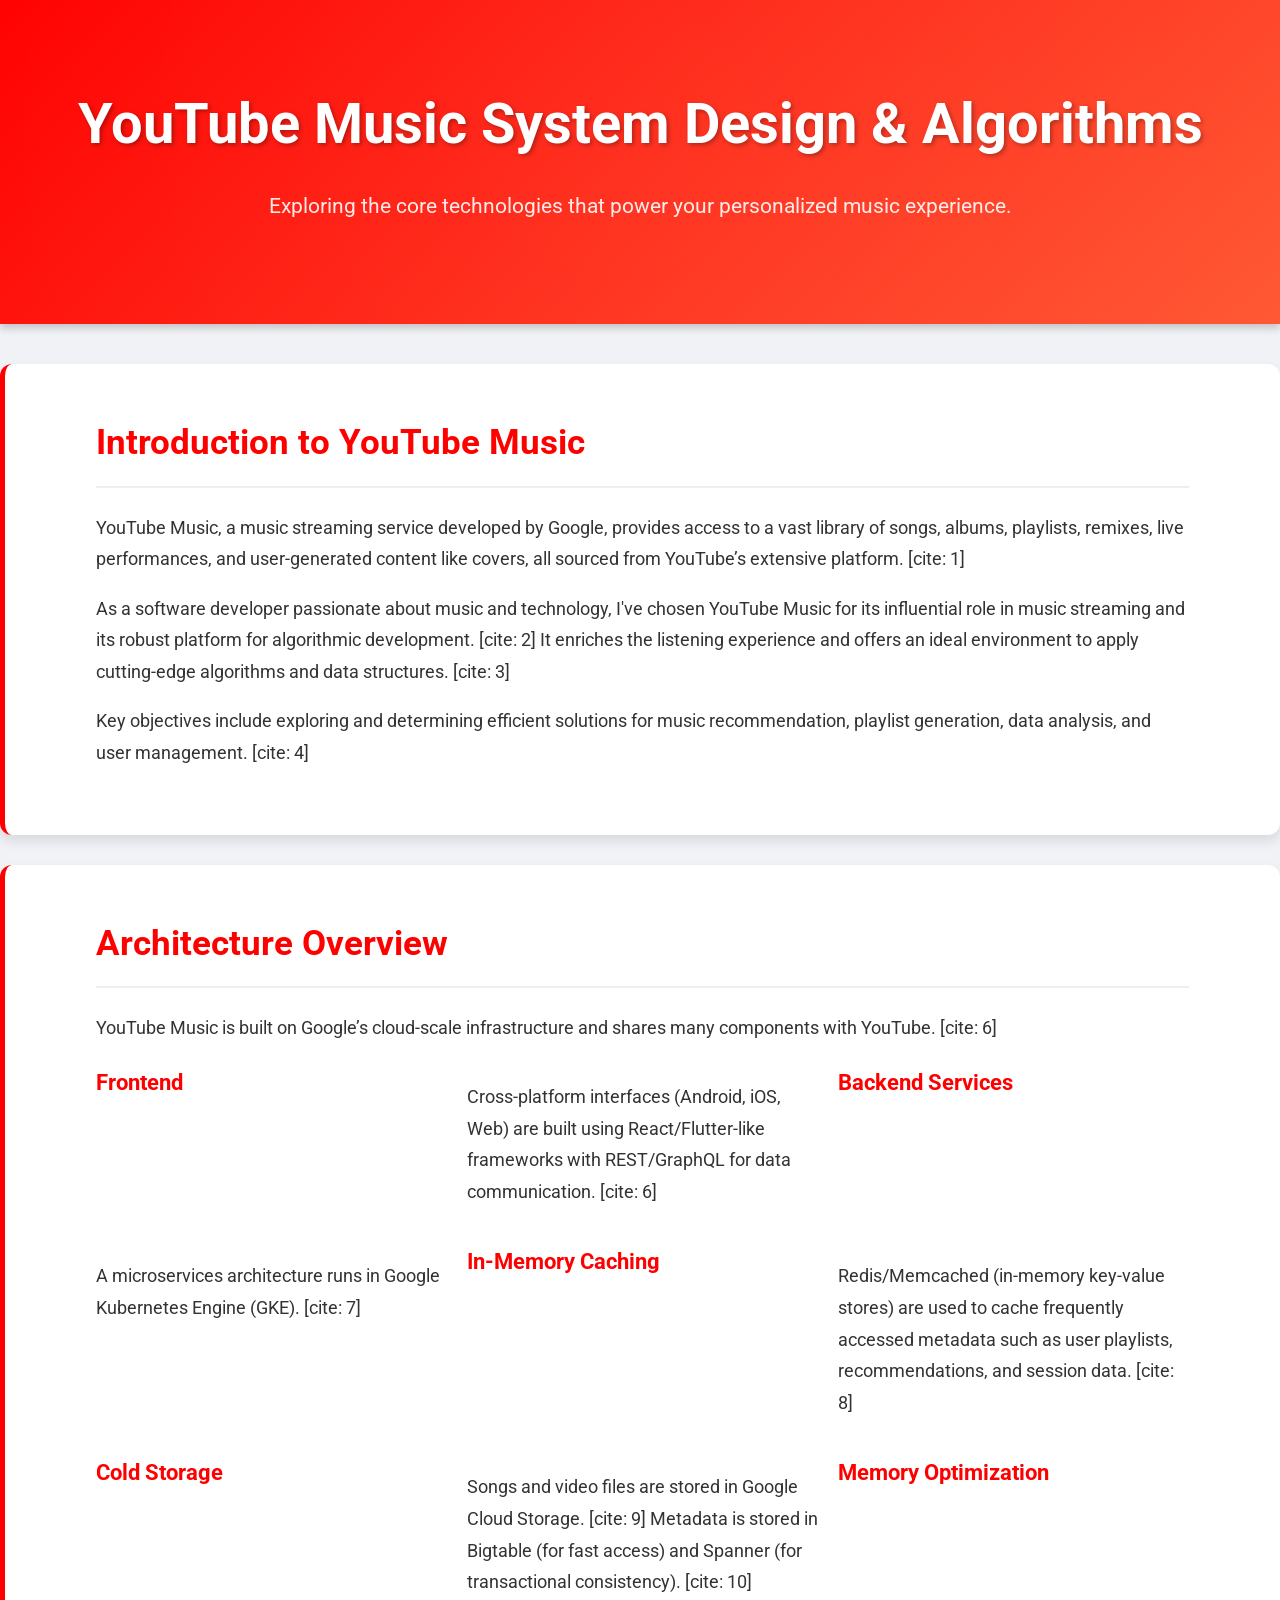
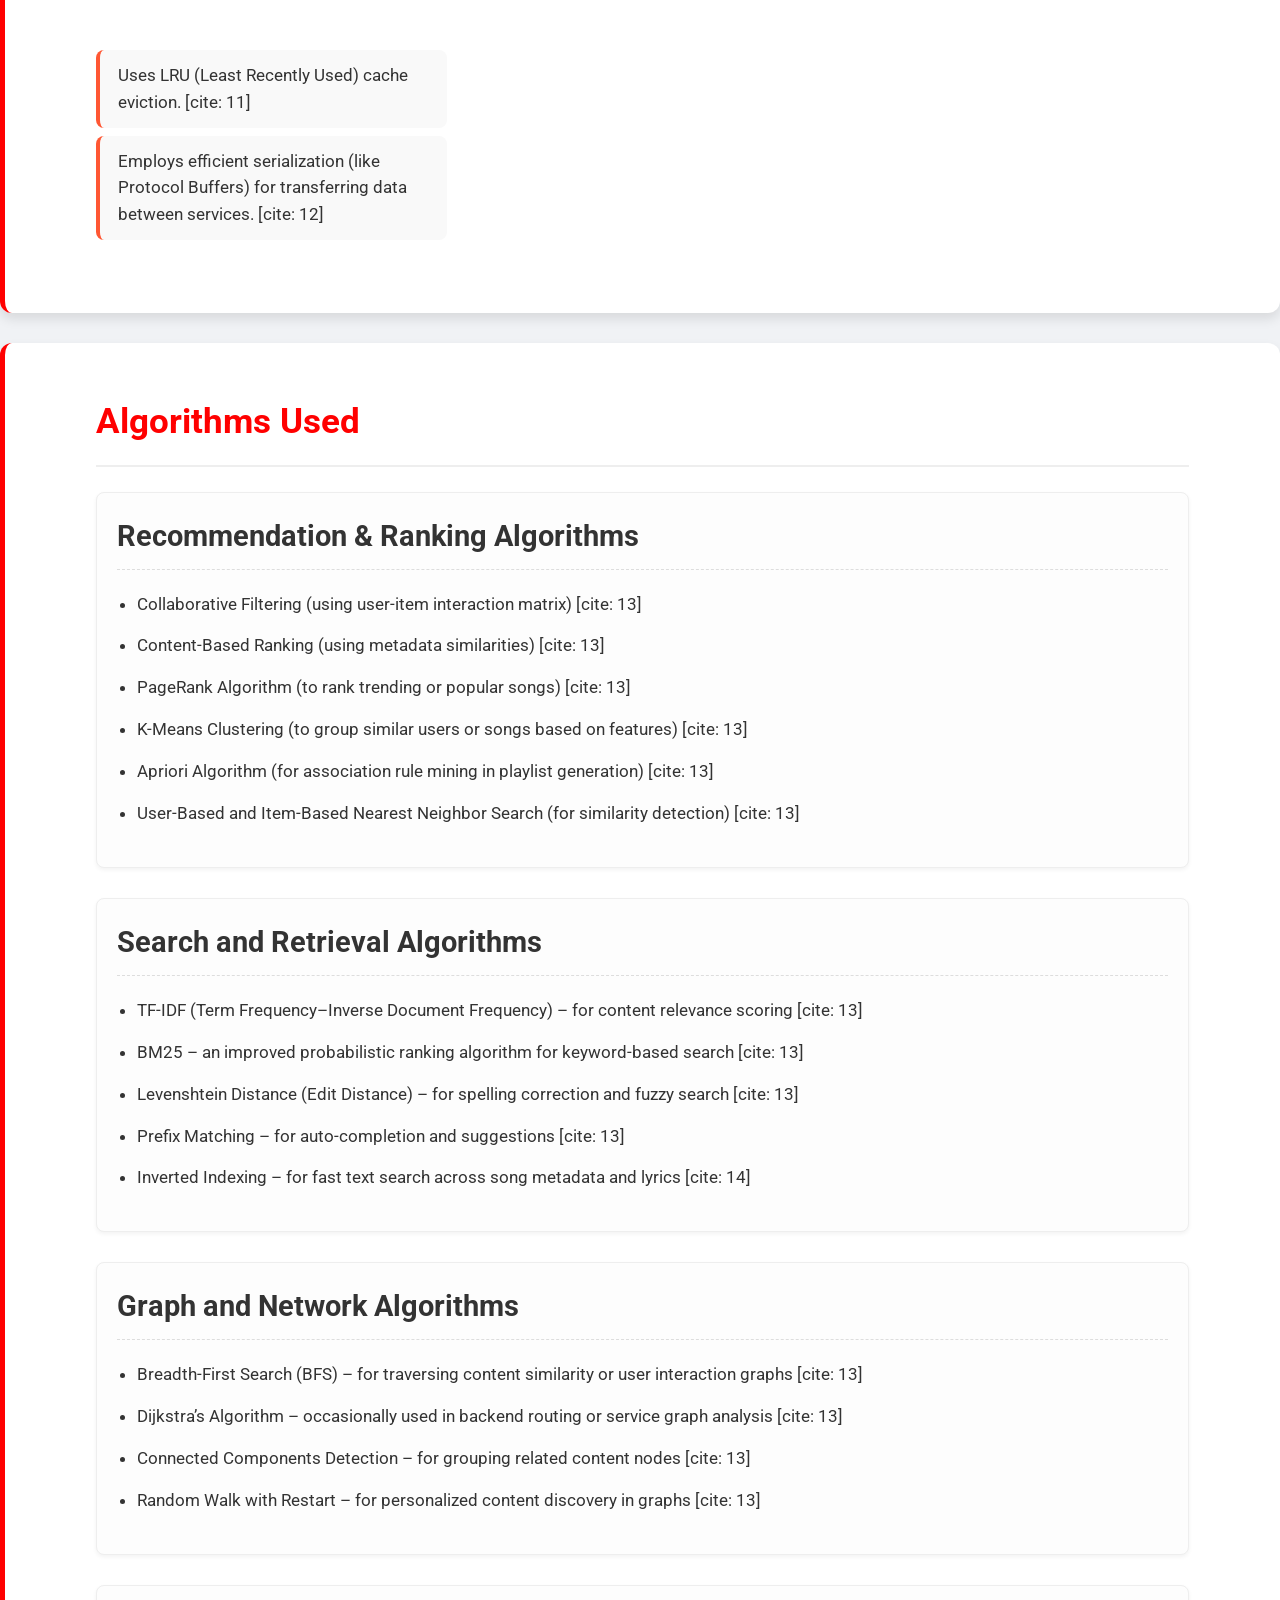
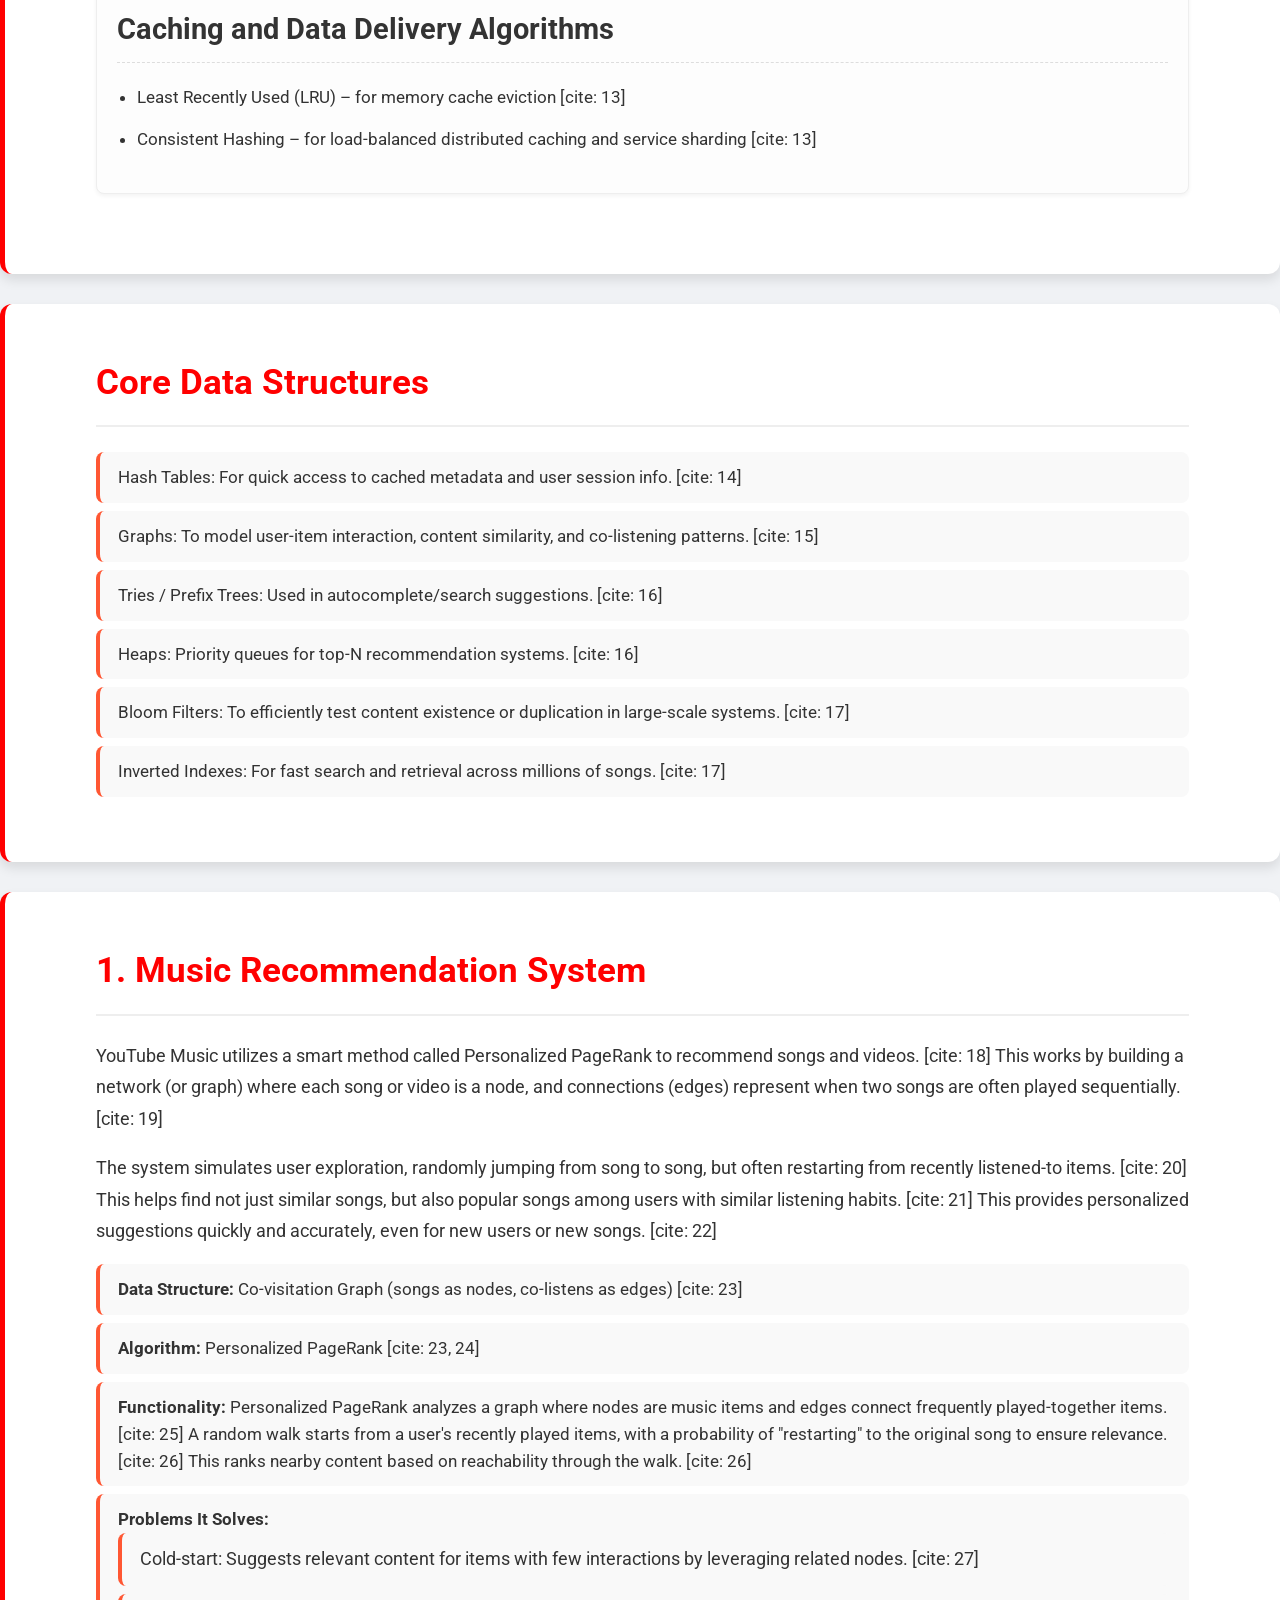
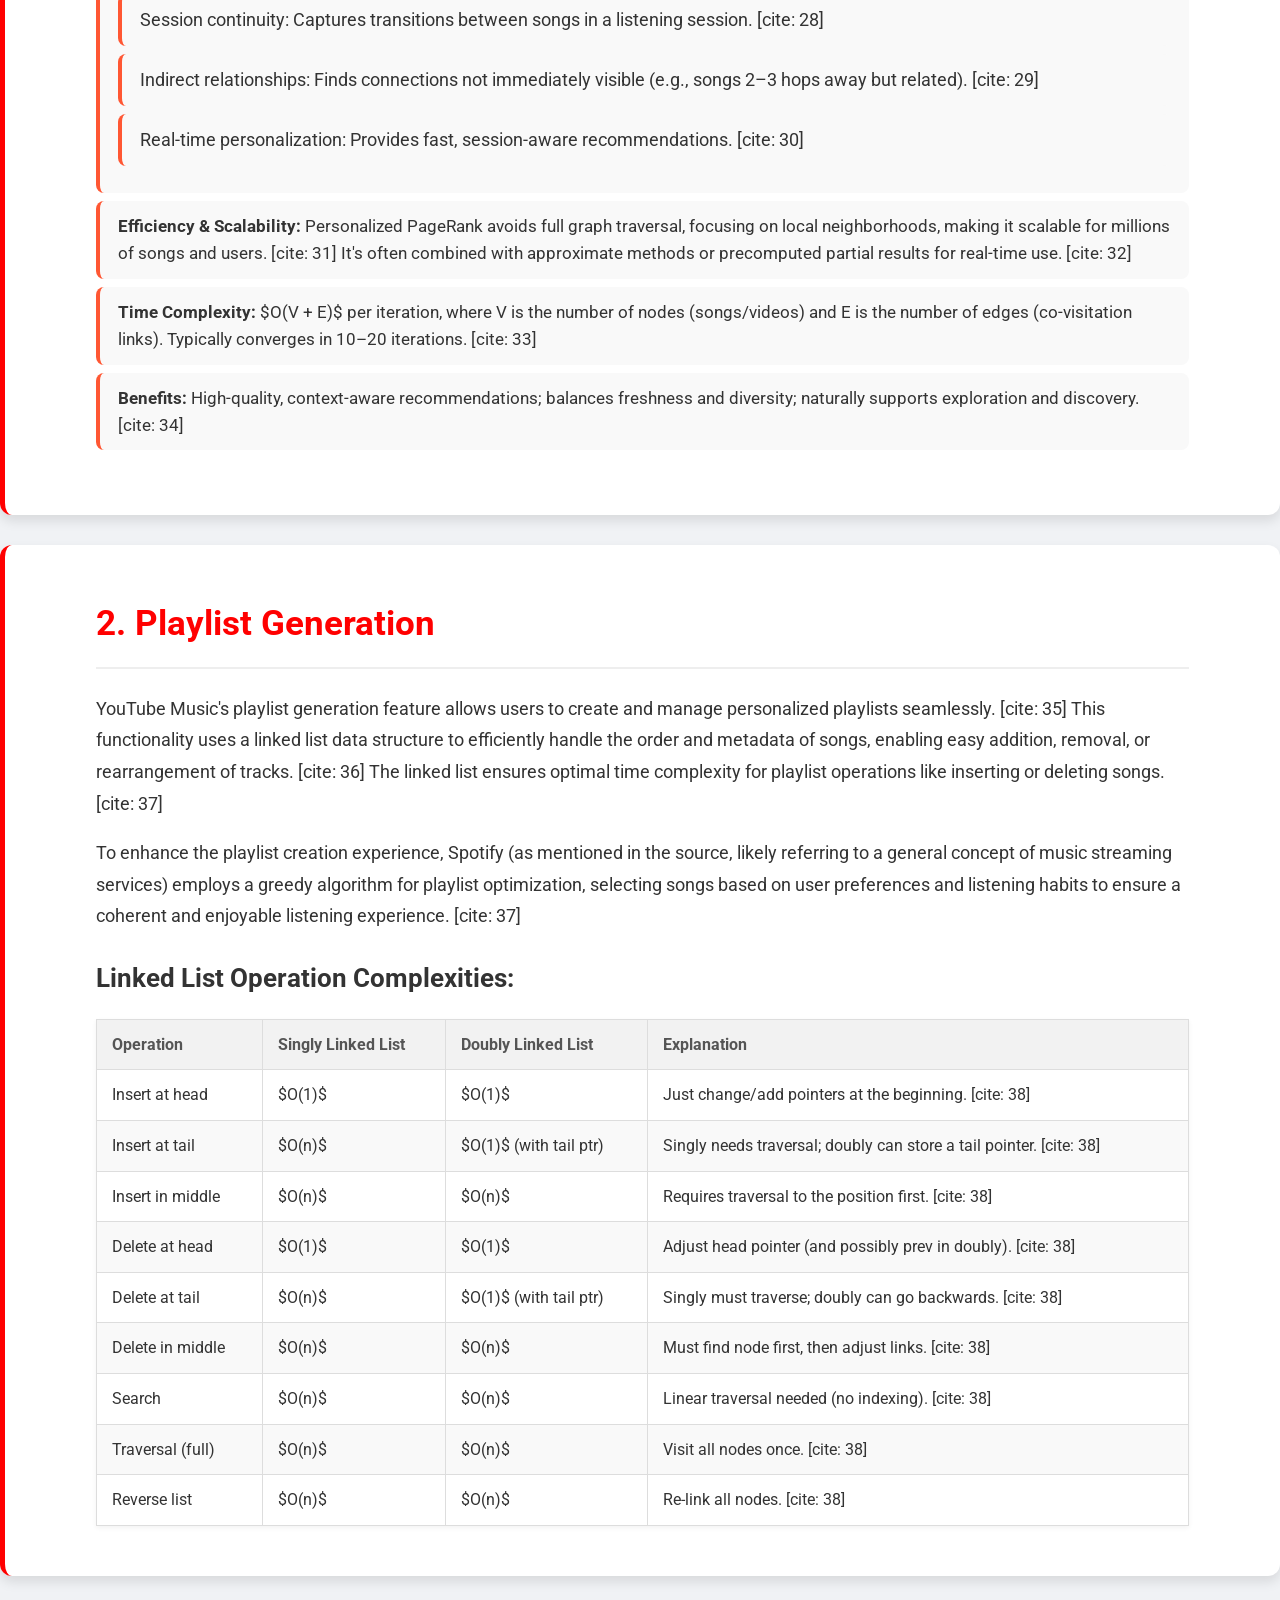
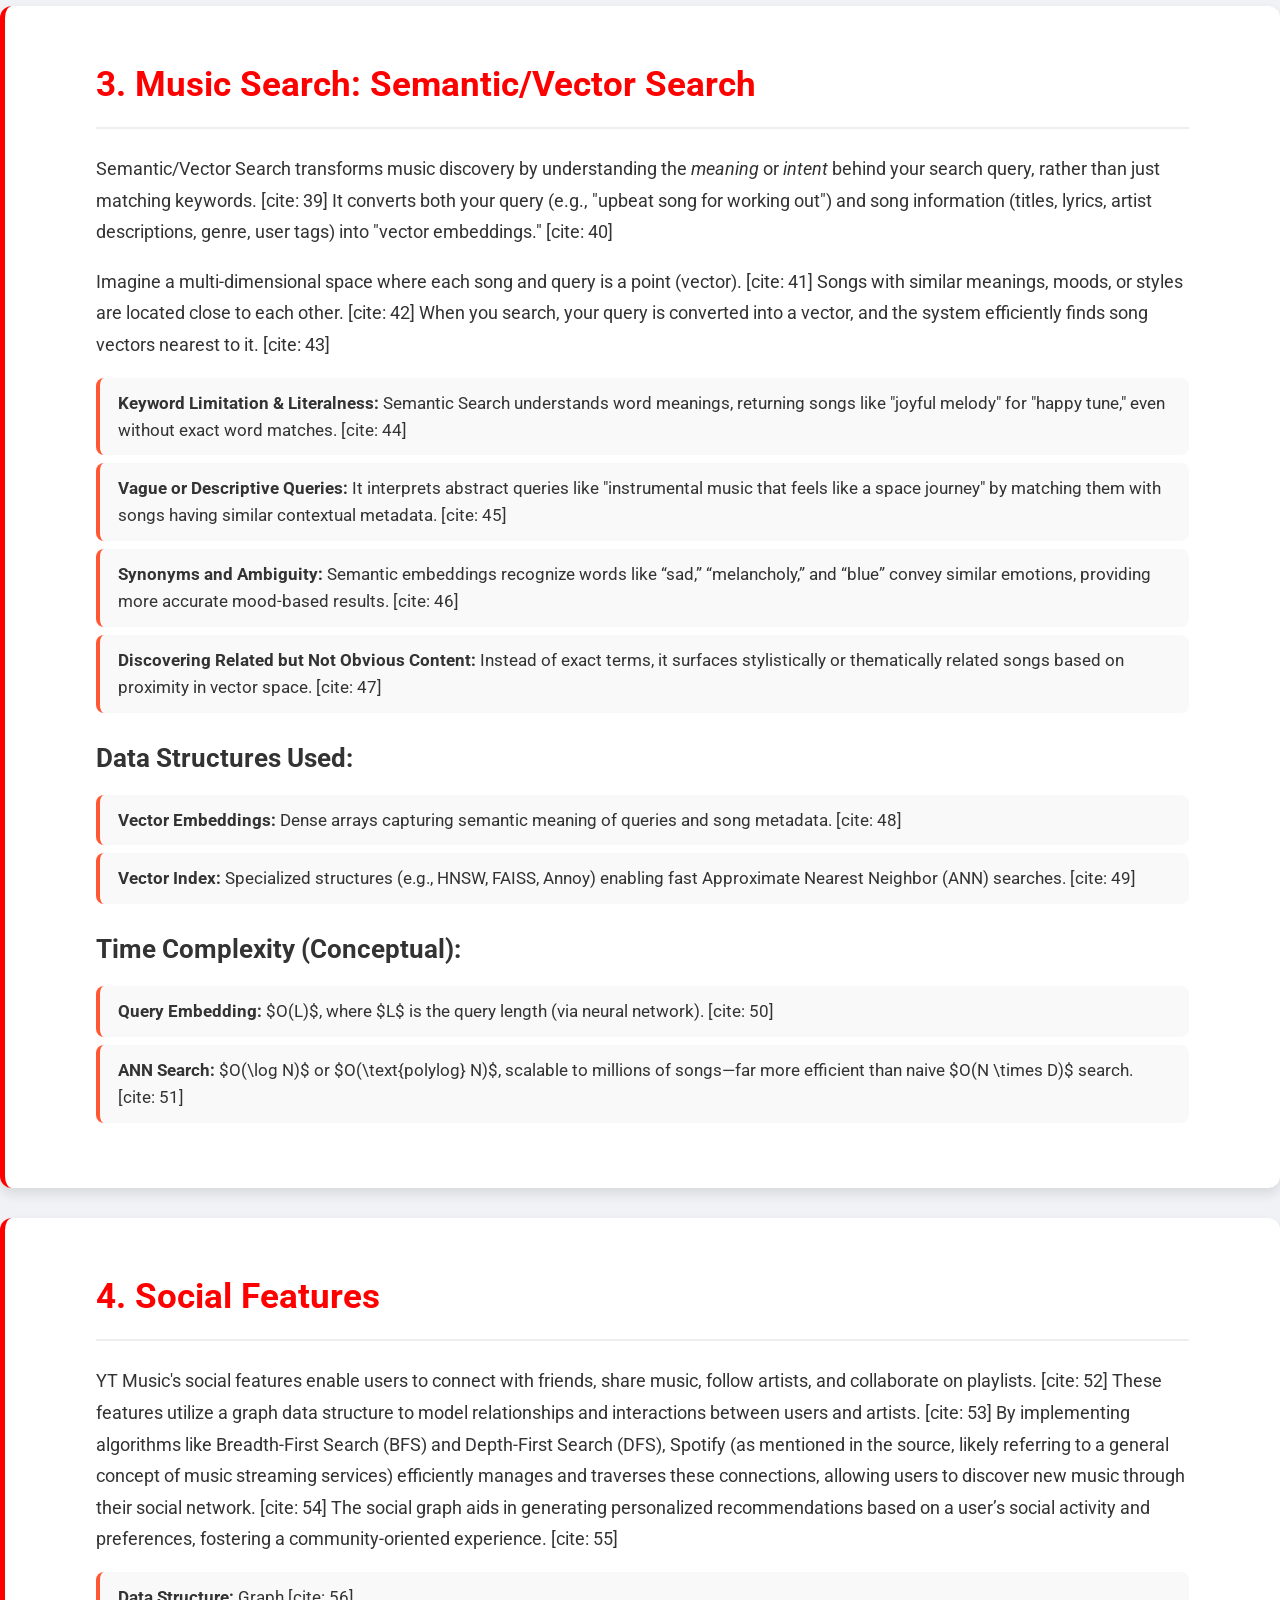
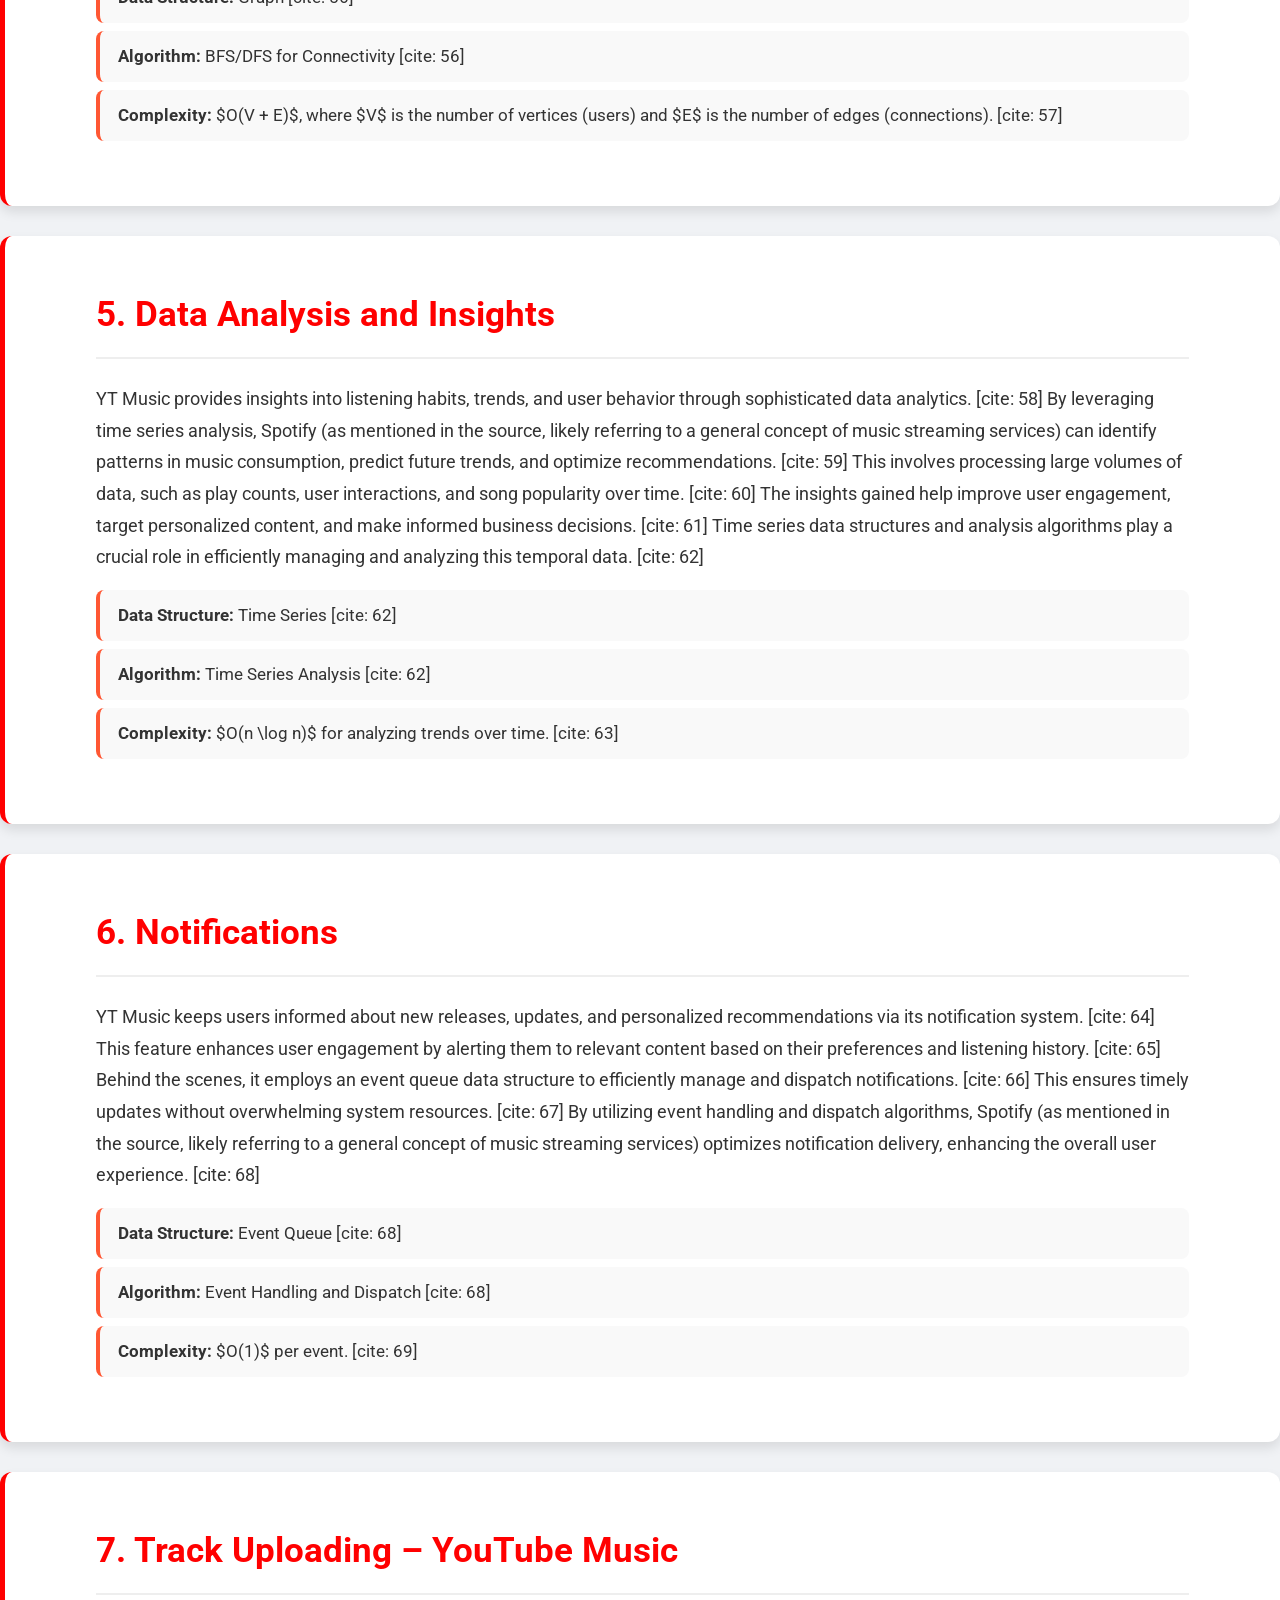
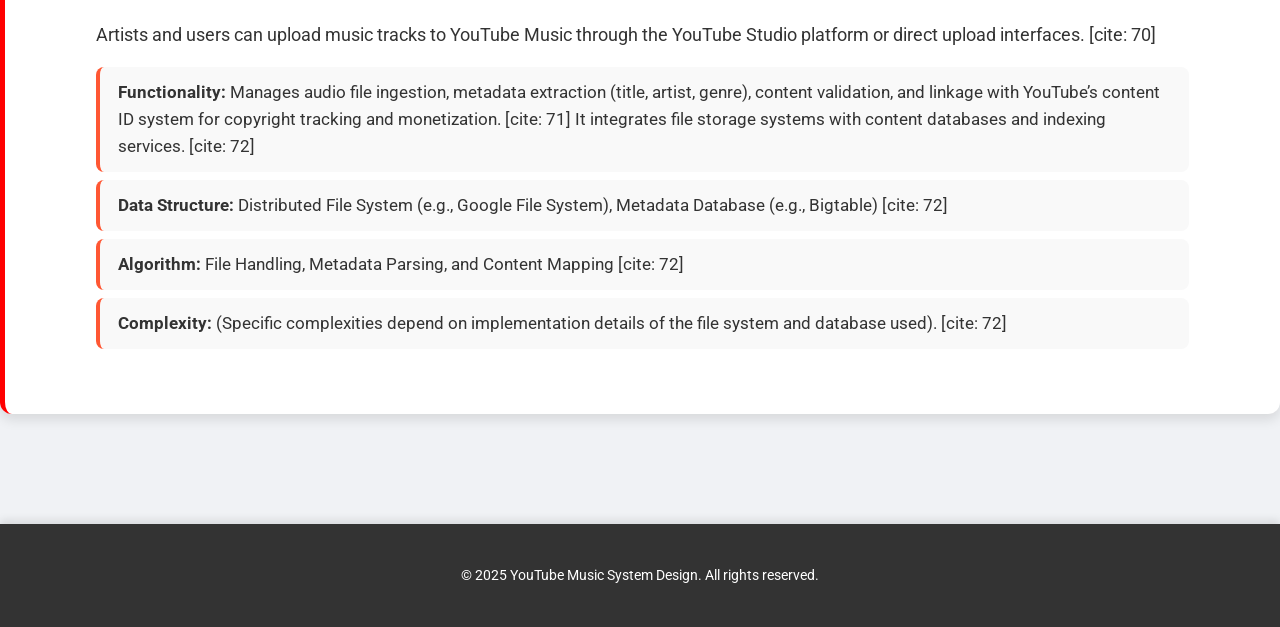
<file: YT music/proj1/index.html>
<!DOCTYPE html>
<html lang="en">
<head>
    <meta charset="UTF-8">
    <meta name="viewport" content="width=device-width, initial-scale=1.0">
    <title>YouTube Music System Design</title>
    <link href="https://fonts.googleapis.com/css2?family=Roboto:wght@300;400;700&display=swap" rel="stylesheet">
    <link rel="stylesheet" href="style.css">
</head>
<body>
    <header>
        <div class="container">
            <h1>YouTube Music System Design & Algorithms</h1>
            <p>Exploring the core technologies that power your personalized music experience.</p>
        </div>
    </header>

    <main>
        <section id="introduction" class="card">
            <div class="container">
                <h2>Introduction to YouTube Music</h2>
                <p>YouTube Music, a music streaming service developed by Google, provides access to a vast library of songs, albums, playlists, remixes, live performances, and user-generated content like covers, all sourced from YouTube’s extensive platform. [cite: 1]</p>
                <p>As a software developer passionate about music and technology, I've chosen YouTube Music for its influential role in music streaming and its robust platform for algorithmic development. [cite: 2] It enriches the listening experience and offers an ideal environment to apply cutting-edge algorithms and data structures. [cite: 3]</p>
                <p>Key objectives include exploring and determining efficient solutions for music recommendation, playlist generation, data analysis, and user management. [cite: 4]</p>
            </div>
        </section>

        <section id="architecture-overview" class="card">
            <div class="container">
                <h2>Architecture Overview</h2>
                <p>YouTube Music is built on Google’s cloud-scale infrastructure and shares many components with YouTube. [cite: 6]</p>
                <div class="architecture-details">
                    <h3>Frontend</h3>
                    <p>Cross-platform interfaces (Android, iOS, Web) are built using React/Flutter-like frameworks with REST/GraphQL for data communication. [cite: 6]</p>
                    <h3>Backend Services</h3>
                    <p>A microservices architecture runs in Google Kubernetes Engine (GKE). [cite: 7]</p>
                    <h3>In-Memory Caching</h3>
                    <p>Redis/Memcached (in-memory key-value stores) are used to cache frequently accessed metadata such as user playlists, recommendations, and session data. [cite: 8]</p>
                    <h3>Cold Storage</h3>
                    <p>Songs and video files are stored in Google Cloud Storage. [cite: 9] Metadata is stored in Bigtable (for fast access) and Spanner (for transactional consistency). [cite: 10]</p>
                    <h3>Memory Optimization</h3>
                    <ul>
                        <li>Uses LRU (Least Recently Used) cache eviction. [cite: 11]</li>
                        <li>Employs efficient serialization (like Protocol Buffers) for transferring data between services. [cite: 12]</li>
                    </ul>
                </div>
            </div>
        </section>

        <section id="algorithms-used" class="card">
            <div class="container">
                <h2>Algorithms Used</h2>
                <div class="algorithm-category">
                    <h3>Recommendation & Ranking Algorithms</h3>
                    <ul>
                        <li>Collaborative Filtering (using user-item interaction matrix) [cite: 13]</li>
                        <li>Content-Based Ranking (using metadata similarities) [cite: 13]</li>
                        <li>PageRank Algorithm (to rank trending or popular songs) [cite: 13]</li>
                        <li>K-Means Clustering (to group similar users or songs based on features) [cite: 13]</li>
                        <li>Apriori Algorithm (for association rule mining in playlist generation) [cite: 13]</li>
                        <li>User-Based and Item-Based Nearest Neighbor Search (for similarity detection) [cite: 13]</li>
                    </ul>
                </div>
                <div class="algorithm-category">
                    <h3>Search and Retrieval Algorithms</h3>
                    <ul>
                        <li>TF-IDF (Term Frequency–Inverse Document Frequency) – for content relevance scoring [cite: 13]</li>
                        <li>BM25 – an improved probabilistic ranking algorithm for keyword-based search [cite: 13]</li>
                        <li>Levenshtein Distance (Edit Distance) – for spelling correction and fuzzy search [cite: 13]</li>
                        <li>Prefix Matching – for auto-completion and suggestions [cite: 13]</li>
                        <li>Inverted Indexing – for fast text search across song metadata and lyrics [cite: 14]</li>
                    </ul>
                </div>
                <div class="algorithm-category">
                    <h3>Graph and Network Algorithms</h3>
                    <ul>
                        <li>Breadth-First Search (BFS) – for traversing content similarity or user interaction graphs [cite: 13]</li>
                        <li>Dijkstra’s Algorithm – occasionally used in backend routing or service graph analysis [cite: 13]</li>
                        <li>Connected Components Detection – for grouping related content nodes [cite: 13]</li>
                        <li>Random Walk with Restart – for personalized content discovery in graphs [cite: 13]</li>
                    </ul>
                </div>
                <div class="algorithm-category">
                    <h3>Caching and Data Delivery Algorithms</h3>
                    <ul>
                        <li>Least Recently Used (LRU) – for memory cache eviction [cite: 13]</li>
                        <li>Consistent Hashing – for load-balanced distributed caching and service sharding [cite: 13]</li>
                    </ul>
                </div>
            </div>
        </section>

        <section id="core-data-structures" class="card">
            <div class="container">
                <h2>Core Data Structures</h2>
                <ul>
                    <li>Hash Tables: For quick access to cached metadata and user session info. [cite: 14]</li>
                    <li>Graphs: To model user-item interaction, content similarity, and co-listening patterns. [cite: 15]</li>
                    <li>Tries / Prefix Trees: Used in autocomplete/search suggestions. [cite: 16]</li>
                    <li>Heaps: Priority queues for top-N recommendation systems. [cite: 16]</li>
                    <li>Bloom Filters: To efficiently test content existence or duplication in large-scale systems. [cite: 17]</li>
                    <li>Inverted Indexes: For fast search and retrieval across millions of songs. [cite: 17]</li>
                </ul>
            </div>
        </section>

        <section id="music-recommendation" class="card">
            <div class="container">
                <h2>1. Music Recommendation System</h2>
                <p>YouTube Music utilizes a smart method called Personalized PageRank to recommend songs and videos. [cite: 18] This works by building a network (or graph) where each song or video is a node, and connections (edges) represent when two songs are often played sequentially. [cite: 19]</p>
                <p>The system simulates user exploration, randomly jumping from song to song, but often restarting from recently listened-to items. [cite: 20] This helps find not just similar songs, but also popular songs among users with similar listening habits. [cite: 21] This provides personalized suggestions quickly and accurately, even for new users or new songs. [cite: 22]</p>
                <ul>
                    <li><strong>Data Structure:</strong> Co-visitation Graph (songs as nodes, co-listens as edges) [cite: 23]</li>
                    <li><strong>Algorithm:</strong> Personalized PageRank [cite: 23, 24]</li>
                    <li><strong>Functionality:</strong> Personalized PageRank analyzes a graph where nodes are music items and edges connect frequently played-together items. [cite: 25] A random walk starts from a user's recently played items, with a probability of "restarting" to the original song to ensure relevance. [cite: 26] This ranks nearby content based on reachability through the walk. [cite: 26]</li>
                    <li><strong>Problems It Solves:</strong>
                        <ul>
                            <li>Cold-start: Suggests relevant content for items with few interactions by leveraging related nodes. [cite: 27]</li>
                            <li>Session continuity: Captures transitions between songs in a listening session. [cite: 28]</li>
                            <li>Indirect relationships: Finds connections not immediately visible (e.g., songs 2–3 hops away but related). [cite: 29]</li>
                            <li>Real-time personalization: Provides fast, session-aware recommendations. [cite: 30]</li>
                        </ul>
                    </li>
                    <li><strong>Efficiency & Scalability:</strong> Personalized PageRank avoids full graph traversal, focusing on local neighborhoods, making it scalable for millions of songs and users. [cite: 31] It's often combined with approximate methods or precomputed partial results for real-time use. [cite: 32]</li>
                    <li><strong>Time Complexity:</strong> $O(V + E)$ per iteration, where V is the number of nodes (songs/videos) and E is the number of edges (co-visitation links). Typically converges in 10–20 iterations. [cite: 33]</li>
                    <li><strong>Benefits:</strong> High-quality, context-aware recommendations; balances freshness and diversity; naturally supports exploration and discovery. [cite: 34]</li>
                </ul>
            </div>
        </section>

        <section id="playlist-generation" class="card">
            <div class="container">
                <h2>2. Playlist Generation</h2>
                <p>YouTube Music's playlist generation feature allows users to create and manage personalized playlists seamlessly. [cite: 35] This functionality uses a linked list data structure to efficiently handle the order and metadata of songs, enabling easy addition, removal, or rearrangement of tracks. [cite: 36] The linked list ensures optimal time complexity for playlist operations like inserting or deleting songs. [cite: 37]</p>
                <p>To enhance the playlist creation experience, Spotify (as mentioned in the source, likely referring to a general concept of music streaming services) employs a greedy algorithm for playlist optimization, selecting songs based on user preferences and listening habits to ensure a coherent and enjoyable listening experience. [cite: 37]</p>
                <h3>Linked List Operation Complexities:</h3>
                <table>
                    <thead>
                        <tr>
                            <th>Operation</th>
                            <th>Singly Linked List</th>
                            <th>Doubly Linked List</th>
                            <th>Explanation</th>
                        </tr>
                    </thead>
                    <tbody>
                        <tr>
                            <td>Insert at head</td>
                            <td>$O(1)$</td>
                            <td>$O(1)$</td>
                            <td>Just change/add pointers at the beginning. [cite: 38]</td>
                        </tr>
                        <tr>
                            <td>Insert at tail</td>
                            <td>$O(n)$</td>
                            <td>$O(1)$ (with tail ptr)</td>
                            <td>Singly needs traversal; doubly can store a tail pointer. [cite: 38]</td>
                        </tr>
                        <tr>
                            <td>Insert in middle</td>
                            <td>$O(n)$</td>
                            <td>$O(n)$</td>
                            <td>Requires traversal to the position first. [cite: 38]</td>
                        </tr>
                        <tr>
                            <td>Delete at head</td>
                            <td>$O(1)$</td>
                            <td>$O(1)$</td>
                            <td>Adjust head pointer (and possibly prev in doubly). [cite: 38]</td>
                        </tr>
                        <tr>
                            <td>Delete at tail</td>
                            <td>$O(n)$</td>
                            <td>$O(1)$ (with tail ptr)</td>
                            <td>Singly must traverse; doubly can go backwards. [cite: 38]</td>
                        </tr>
                        <tr>
                            <td>Delete in middle</td>
                            <td>$O(n)$</td>
                            <td>$O(n)$</td>
                            <td>Must find node first, then adjust links. [cite: 38]</td>
                        </tr>
                        <tr>
                            <td>Search</td>
                            <td>$O(n)$</td>
                            <td>$O(n)$</td>
                            <td>Linear traversal needed (no indexing). [cite: 38]</td>
                        </tr>
                        <tr>
                            <td>Traversal (full)</td>
                            <td>$O(n)$</td>
                            <td>$O(n)$</td>
                            <td>Visit all nodes once. [cite: 38]</td>
                        </tr>
                        <tr>
                            <td>Reverse list</td>
                            <td>$O(n)$</td>
                            <td>$O(n)$</td>
                            <td>Re-link all nodes. [cite: 38]</td>
                        </tr>
                    </tbody>
                </table>
            </div>
        </section>

        <section id="music-search" class="card">
            <div class="container">
                <h2>3. Music Search: Semantic/Vector Search</h2>
                <p>Semantic/Vector Search transforms music discovery by understanding the <em>meaning</em> or <em>intent</em> behind your search query, rather than just matching keywords. [cite: 39] It converts both your query (e.g., "upbeat song for working out") and song information (titles, lyrics, artist descriptions, genre, user tags) into "vector embeddings." [cite: 40]</p>
                <p>Imagine a multi-dimensional space where each song and query is a point (vector). [cite: 41] Songs with similar meanings, moods, or styles are located close to each other. [cite: 42] When you search, your query is converted into a vector, and the system efficiently finds song vectors nearest to it. [cite: 43]</p>
                <ul>
                    <li><strong>Keyword Limitation & Literalness:</strong> Semantic Search understands word meanings, returning songs like "joyful melody" for "happy tune," even without exact word matches. [cite: 44]</li>
                    <li><strong>Vague or Descriptive Queries:</strong> It interprets abstract queries like "instrumental music that feels like a space journey" by matching them with songs having similar contextual metadata. [cite: 45]</li>
                    <li><strong>Synonyms and Ambiguity:</strong> Semantic embeddings recognize words like “sad,” “melancholy,” and “blue” convey similar emotions, providing more accurate mood-based results. [cite: 46]</li>
                    <li><strong>Discovering Related but Not Obvious Content:</strong> Instead of exact terms, it surfaces stylistically or thematically related songs based on proximity in vector space. [cite: 47]</li>
                </ul>
                <h3>Data Structures Used:</h3>
                <ul>
                    <li><strong>Vector Embeddings:</strong> Dense arrays capturing semantic meaning of queries and song metadata. [cite: 48]</li>
                    <li><strong>Vector Index:</strong> Specialized structures (e.g., HNSW, FAISS, Annoy) enabling fast Approximate Nearest Neighbor (ANN) searches. [cite: 49]</li>
                </ul>
                <h3>Time Complexity (Conceptual):</h3>
                <ul>
                    <li><strong>Query Embedding:</strong> $O(L)$, where $L$ is the query length (via neural network). [cite: 50]</li>
                    <li><strong>ANN Search:</strong> $O(\log N)$ or $O(\text{polylog} N)$, scalable to millions of songs—far more efficient than naive $O(N \times D)$ search. [cite: 51]</li>
                </ul>
            </div>
        </section>

        <section id="social-features" class="card">
            <div class="container">
                <h2>4. Social Features</h2>
                <p>YT Music's social features enable users to connect with friends, share music, follow artists, and collaborate on playlists. [cite: 52] These features utilize a graph data structure to model relationships and interactions between users and artists. [cite: 53] By implementing algorithms like Breadth-First Search (BFS) and Depth-First Search (DFS), Spotify (as mentioned in the source, likely referring to a general concept of music streaming services) efficiently manages and traverses these connections, allowing users to discover new music through their social network. [cite: 54] The social graph aids in generating personalized recommendations based on a user’s social activity and preferences, fostering a community-oriented experience. [cite: 55]</p>
                <ul>
                    <li><strong>Data Structure:</strong> Graph [cite: 56]</li>
                    <li><strong>Algorithm:</strong> BFS/DFS for Connectivity [cite: 56]</li>
                    <li><strong>Complexity:</strong> $O(V + E)$, where $V$ is the number of vertices (users) and $E$ is the number of edges (connections). [cite: 57]</li>
                </ul>
            </div>
        </section>

        <section id="data-analysis" class="card">
            <div class="container">
                <h2>5. Data Analysis and Insights</h2>
                <p>YT Music provides insights into listening habits, trends, and user behavior through sophisticated data analytics. [cite: 58] By leveraging time series analysis, Spotify (as mentioned in the source, likely referring to a general concept of music streaming services) can identify patterns in music consumption, predict future trends, and optimize recommendations. [cite: 59] This involves processing large volumes of data, such as play counts, user interactions, and song popularity over time. [cite: 60] The insights gained help improve user engagement, target personalized content, and make informed business decisions. [cite: 61] Time series data structures and analysis algorithms play a crucial role in efficiently managing and analyzing this temporal data. [cite: 62]</p>
                <ul>
                    <li><strong>Data Structure:</strong> Time Series [cite: 62]</li>
                    <li><strong>Algorithm:</strong> Time Series Analysis [cite: 62]</li>
                    <li><strong>Complexity:</strong> $O(n \log n)$ for analyzing trends over time. [cite: 63]</li>
                </ul>
            </div>
        </section>

        <section id="notifications" class="card">
            <div class="container">
                <h2>6. Notifications</h2>
                <p>YT Music keeps users informed about new releases, updates, and personalized recommendations via its notification system. [cite: 64] This feature enhances user engagement by alerting them to relevant content based on their preferences and listening history. [cite: 65] Behind the scenes, it employs an event queue data structure to efficiently manage and dispatch notifications. [cite: 66] This ensures timely updates without overwhelming system resources. [cite: 67] By utilizing event handling and dispatch algorithms, Spotify (as mentioned in the source, likely referring to a general concept of music streaming services) optimizes notification delivery, enhancing the overall user experience. [cite: 68]</p>
                <ul>
                    <li><strong>Data Structure:</strong> Event Queue [cite: 68]</li>
                    <li><strong>Algorithm:</strong> Event Handling and Dispatch [cite: 68]</li>
                    <li><strong>Complexity:</strong> $O(1)$ per event. [cite: 69]</li>
                </ul>
            </div>
        </section>

        <section id="track-uploading" class="card">
            <div class="container">
                <h2>7. Track Uploading – YouTube Music</h2>
                <p>Artists and users can upload music tracks to YouTube Music through the YouTube Studio platform or direct upload interfaces. [cite: 70]</p>
                <ul>
                    <li><strong>Functionality:</strong> Manages audio file ingestion, metadata extraction (title, artist, genre), content validation, and linkage with YouTube’s content ID system for copyright tracking and monetization. [cite: 71] It integrates file storage systems with content databases and indexing services. [cite: 72]</li>
                    <li><strong>Data Structure:</strong> Distributed File System (e.g., Google File System), Metadata Database (e.g., Bigtable) [cite: 72]</li>
                    <li><strong>Algorithm:</strong> File Handling, Metadata Parsing, and Content Mapping [cite: 72]</li>
                    <li><strong>Complexity:</strong> (Specific complexities depend on implementation details of the file system and database used). [cite: 72]</li>
                </ul>
            </div>
        </section>
    </main>

    <footer>
        <div class="container">
            <p>&copy; 2025 YouTube Music System Design. All rights reserved.</p>
        </div>
    </footer>
</body>
</html>
</file>
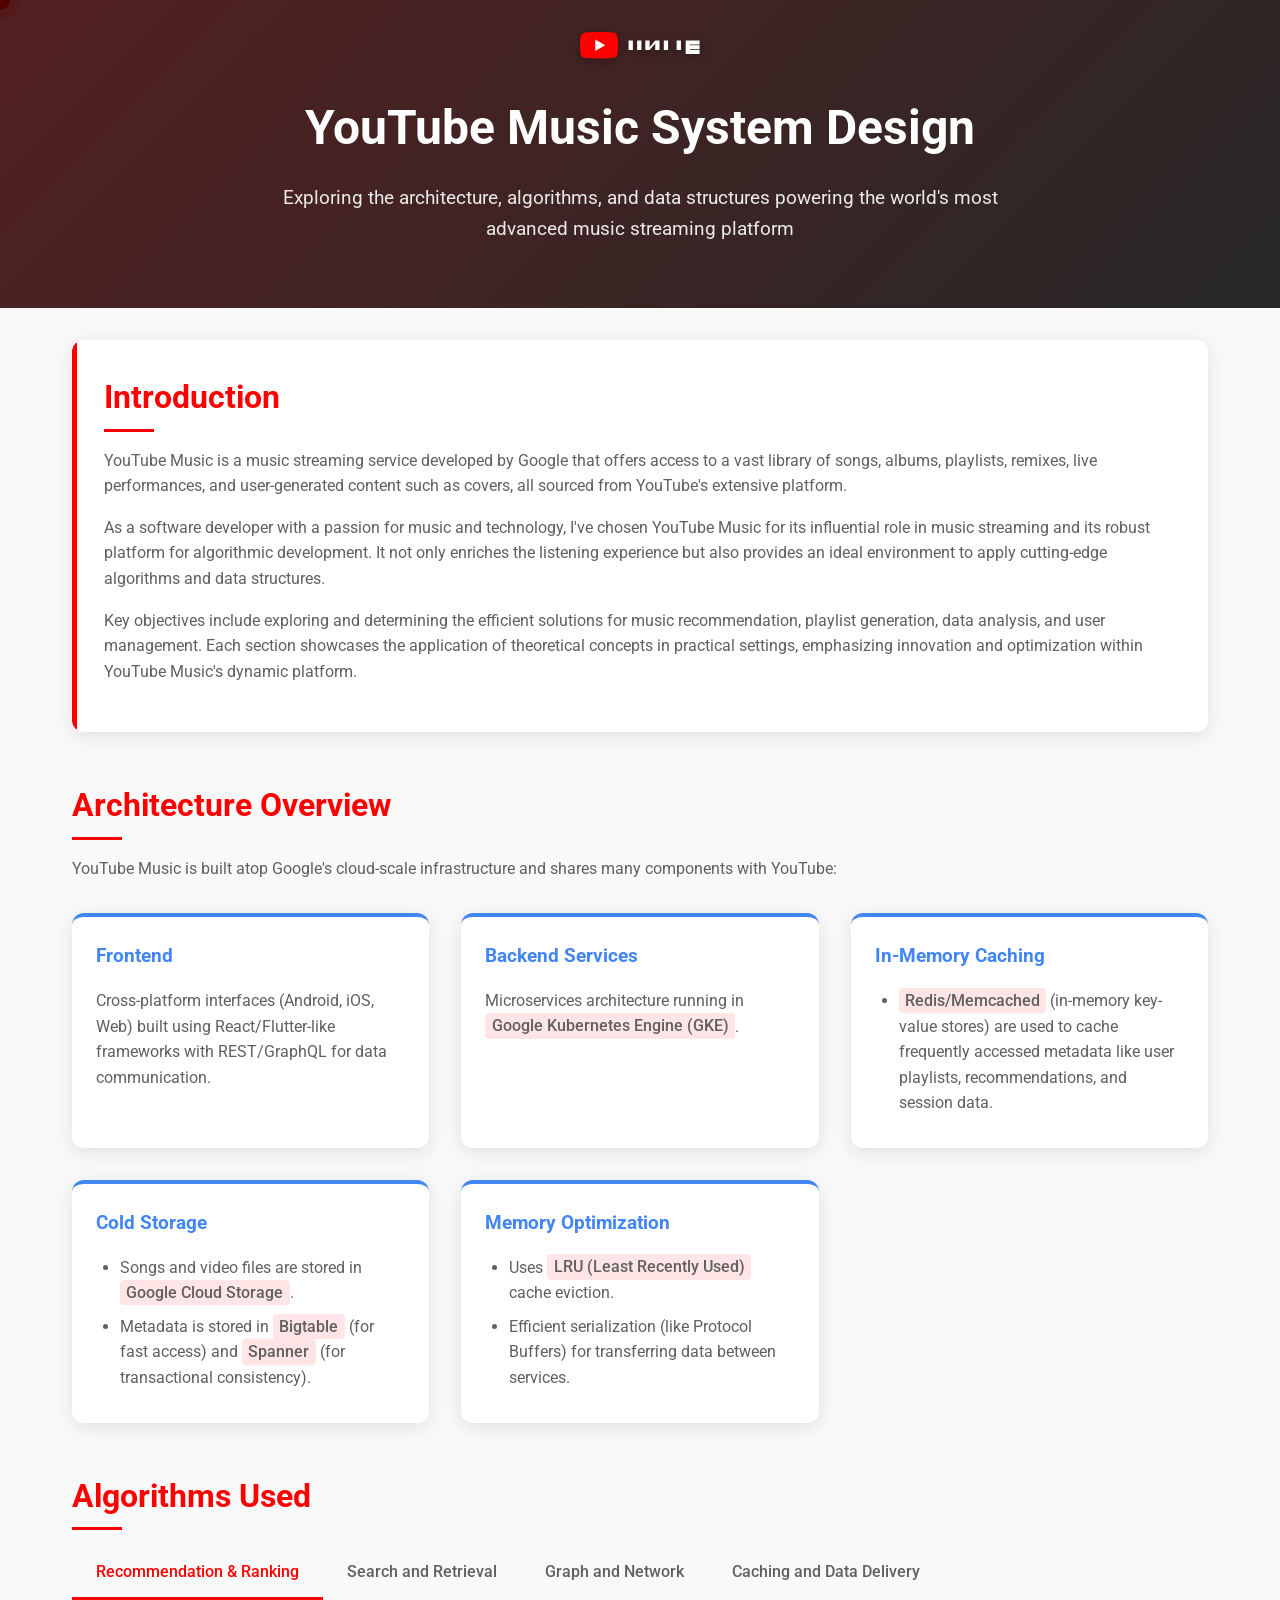
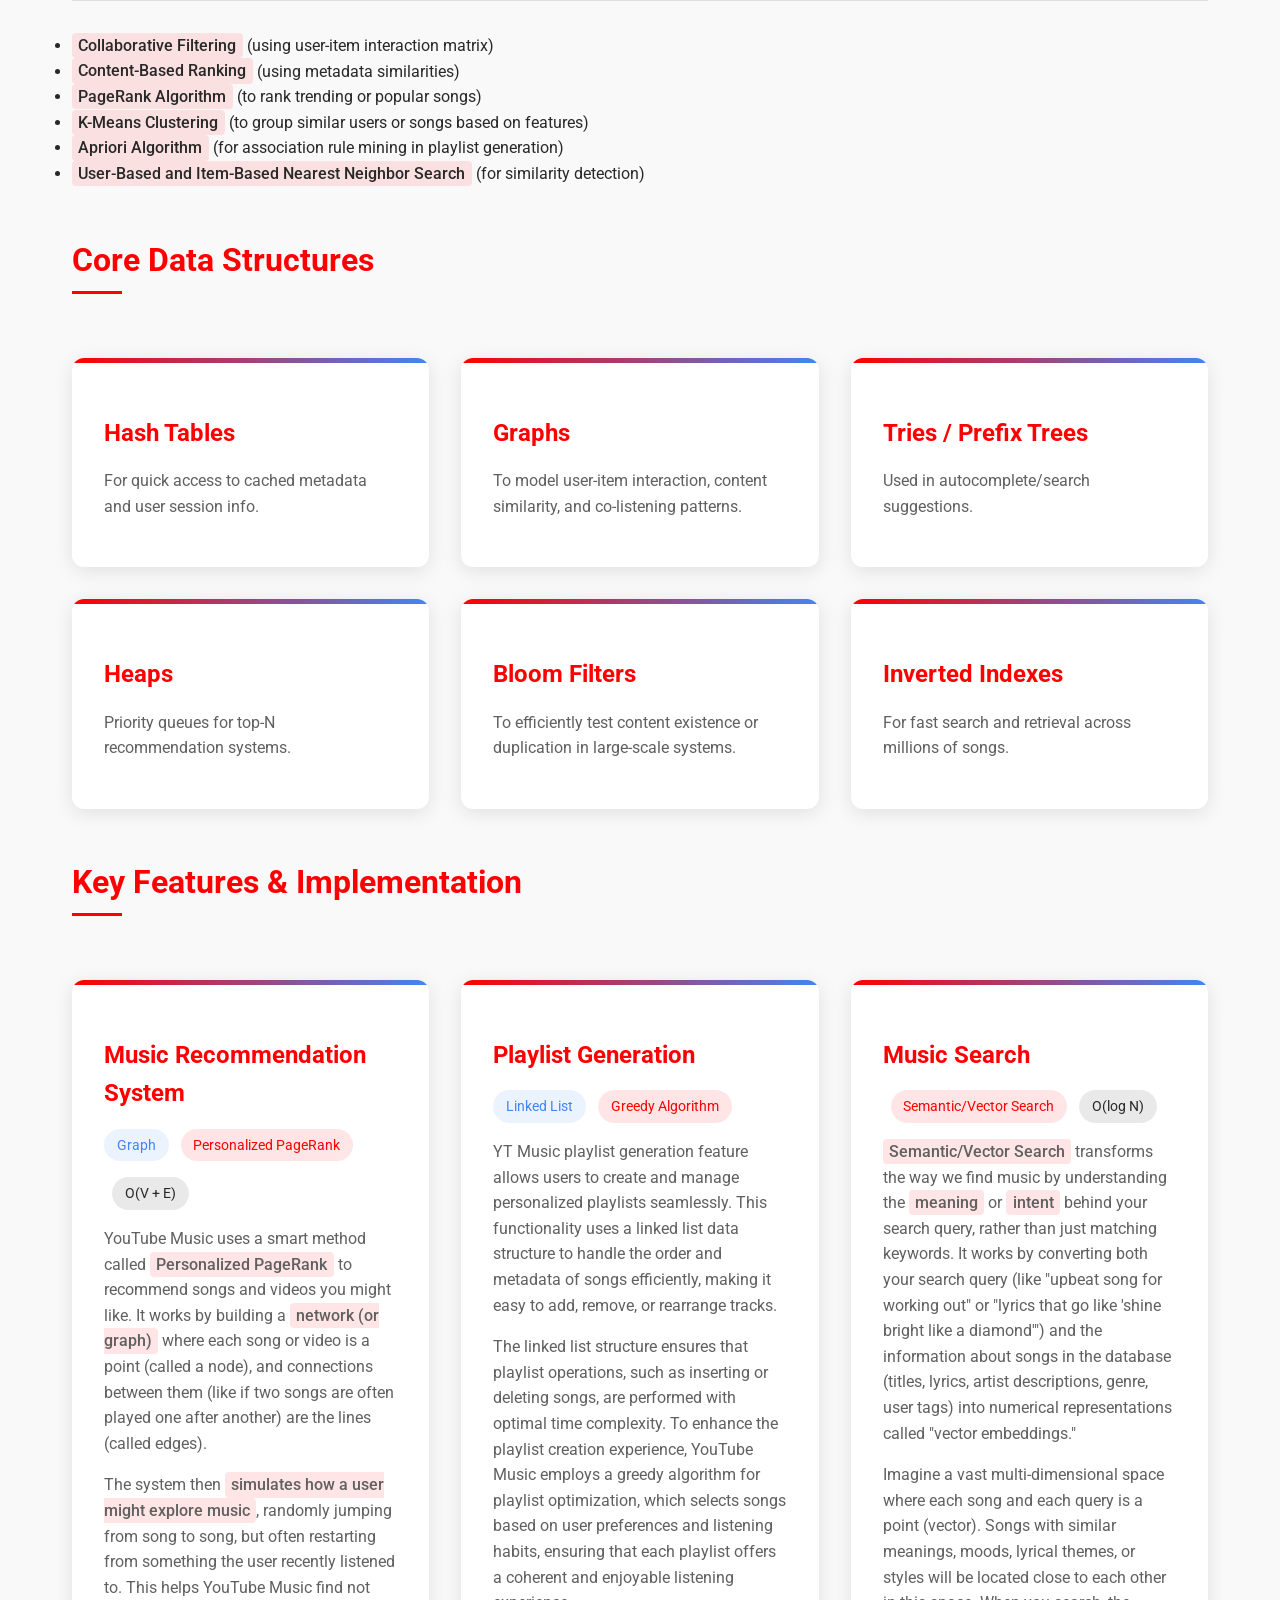
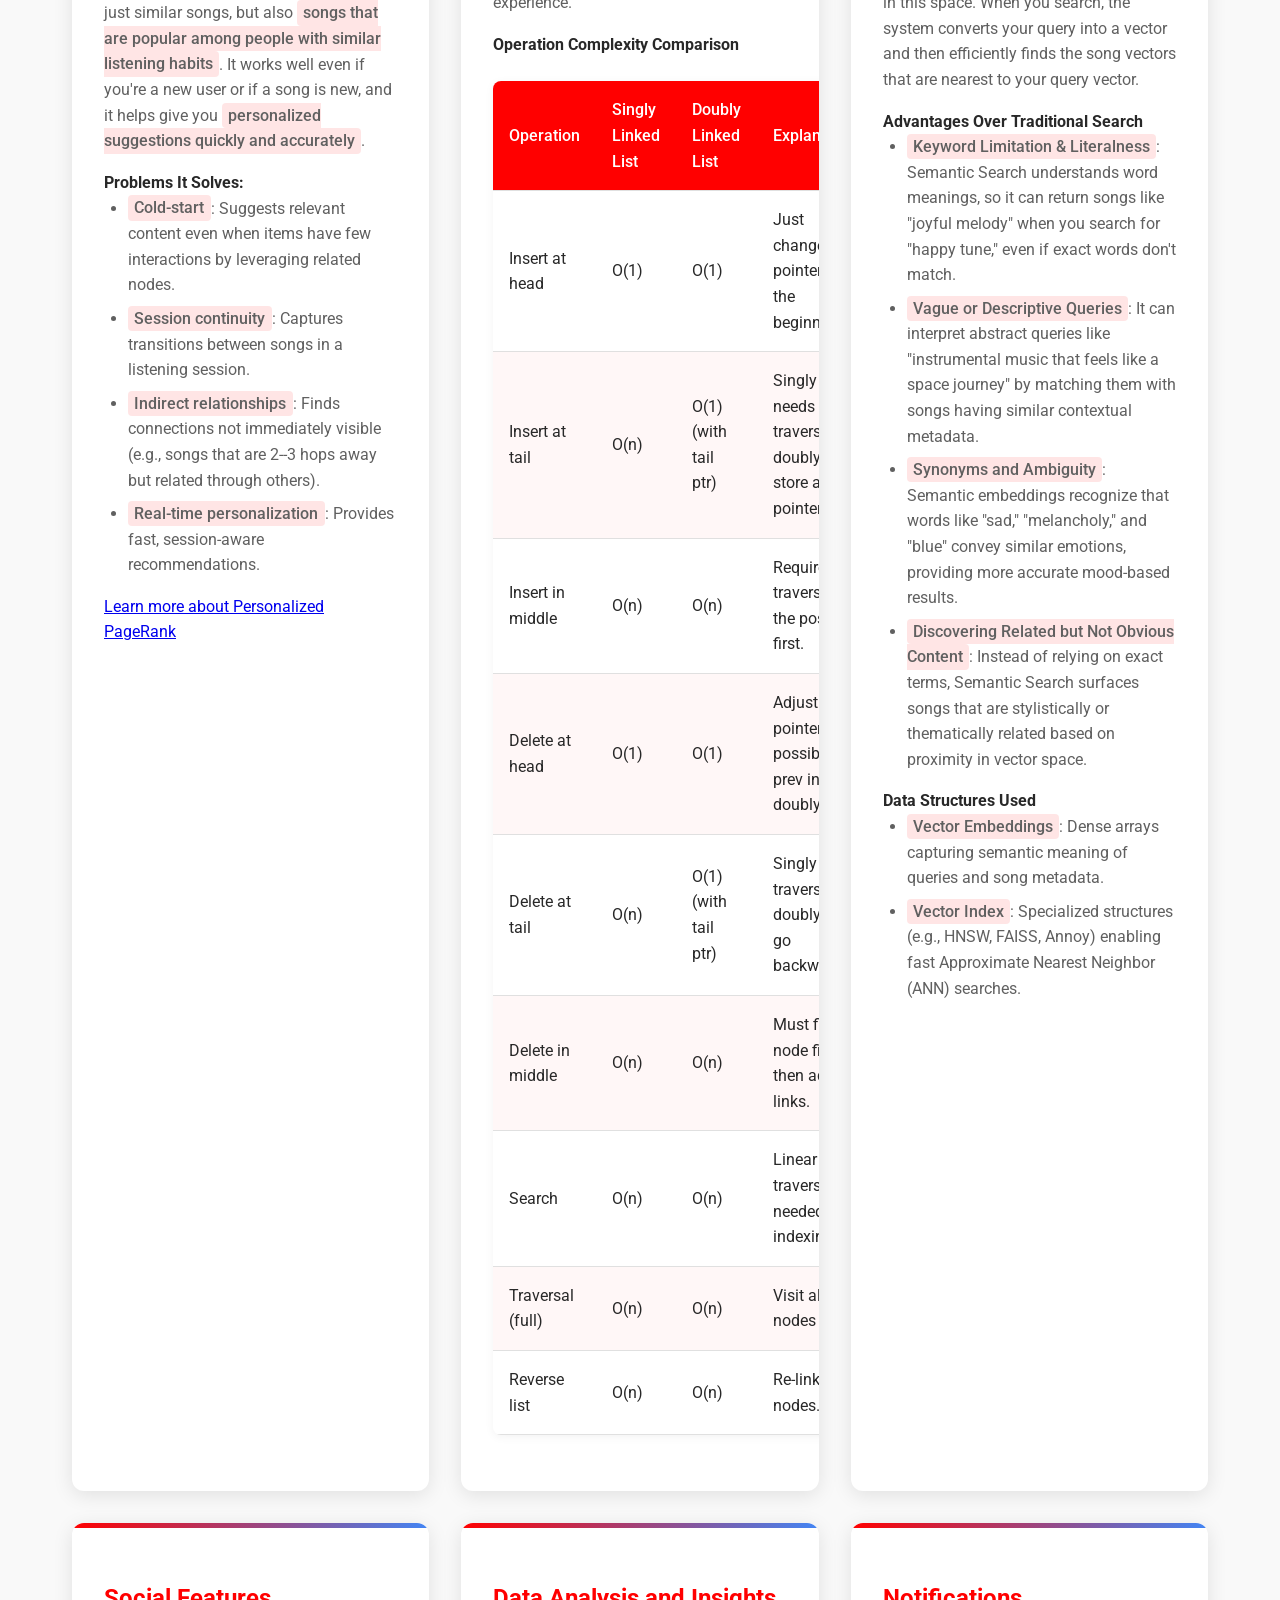
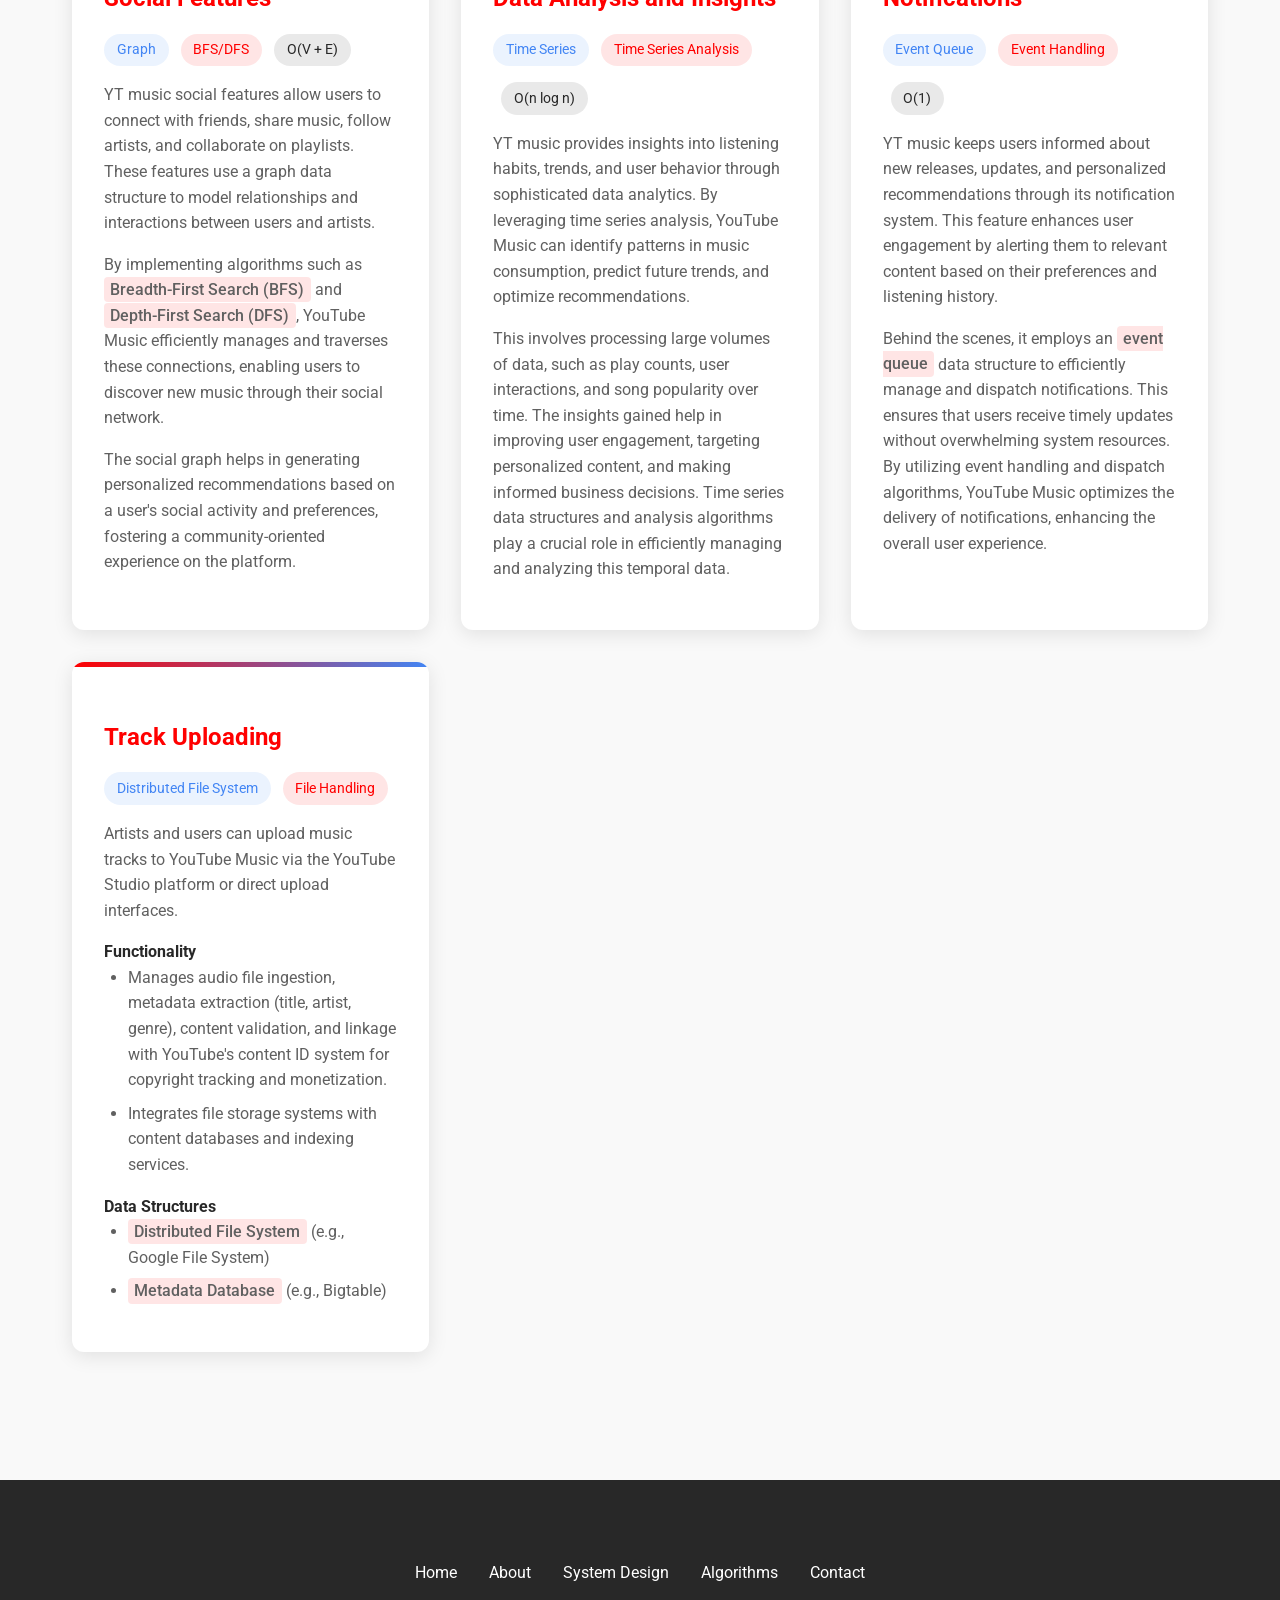
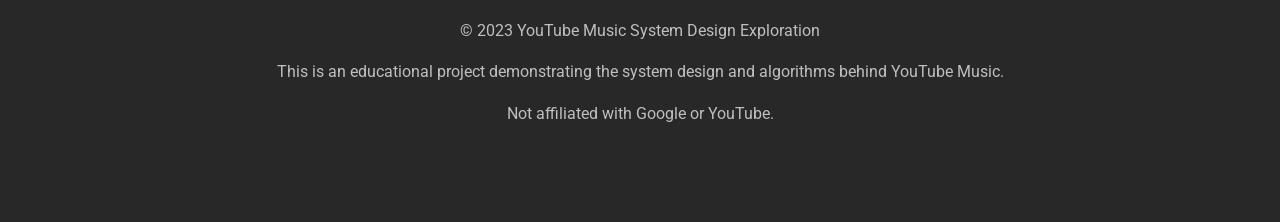
<file: YT music/proj2/index.html>
<!DOCTYPE html>
<html lang="en">
<head>
    <meta charset="UTF-8">
    <meta name="viewport" content="width=device-width, initial-scale=1.0">
    <title>YouTube Music System Design</title>
    <link rel="stylesheet" href="https://fonts.googleapis.com/css2?family=Roboto:wght@300;400;500;700&family=Material+Icons">
    <style>
        :root {
            --yt-red: #FF0000;
            --yt-dark: #282828;
            --yt-light: #f9f9f9;
            --yt-gray: #606060;
            --yt-light-gray: #e0e0e0;
            --yt-card-bg: #ffffff;
            --yt-card-shadow: 0 4px 20px rgba(0, 0, 0, 0.1);
            --yt-accent: #4285F4;
        }

        * {
            margin: 0;
            padding: 0;
            box-sizing: border-box;
        }

        body {
            font-family: 'Roboto', sans-serif;
            background-color: var(--yt-light);
            color: var(--yt-dark);
            line-height: 1.6;
            overflow-x: hidden;
        }

        .cursor-effect {
            position: fixed;
            width: 20px;
            height: 20px;
            border-radius: 50%;
            background-color: var(--yt-red);
            pointer-events: none;
            mix-blend-mode: multiply;
            transform: translate(-50%, -50%);
            z-index: 9999;
            transition: transform 0.1s ease;
        }

        .cursor-effect.follow {
            width: 40px;
            height: 40px;
            background-color: rgba(255, 0, 0, 0.2);
            transition: all 0.3s ease, transform 0.1s ease;
        }

        header {
            background-color: var(--yt-dark);
            color: white;
            padding: 2rem 0;
            text-align: center;
            position: relative;
            overflow: hidden;
        }

        header::before {
            content: '';
            position: absolute;
            top: 0;
            left: 0;
            width: 100%;
            height: 100%;
            background: linear-gradient(135deg, rgba(255,0,0,0.2) 0%, rgba(40,40,40,1) 100%);
            z-index: 0;
        }

        header .content {
            position: relative;
            z-index: 1;
        }

        h1 {
            font-size: 3rem;
            margin-bottom: 1rem;
            font-weight: 700;
        }

        .subtitle {
            font-size: 1.2rem;
            max-width: 800px;
            margin: 0 auto 2rem;
            color: rgba(255, 255, 255, 0.9);
        }

        .yt-logo {
            width: 120px;
            margin-bottom: 1.5rem;
            filter: drop-shadow(0 2px 4px rgba(0,0,0,0.3));
        }

        .container {
            max-width: 1200px;
            margin: 0 auto;
            padding: 2rem;
        }

        .intro-card {
            background-color: var(--yt-card-bg);
            border-radius: 12px;
            padding: 2rem;
            margin-bottom: 3rem;
            box-shadow: var(--yt-card-shadow);
            transition: transform 0.3s ease, box-shadow 0.3s ease;
            position: relative;
            overflow: hidden;
        }

        .intro-card:hover {
            transform: translateY(-5px);
            box-shadow: 0 8px 30px rgba(0, 0, 0, 0.15);
        }

        .intro-card::after {
            content: '';
            position: absolute;
            top: 0;
            left: 0;
            width: 5px;
            height: 100%;
            background-color: var(--yt-red);
        }

        h2 {
            font-size: 2rem;
            margin-bottom: 1.5rem;
            color: var(--yt-red);
            position: relative;
            display: inline-block;
        }

        h2::after {
            content: '';
            position: absolute;
            bottom: -8px;
            left: 0;
            width: 50px;
            height: 3px;
            background-color: var(--yt-red);
        }

        h3 {
            font-size: 1.5rem;
            margin: 1.5rem 0 1rem;
            color: var(--yt-dark);
        }

        p {
            margin-bottom: 1rem;
            color: var(--yt-gray);
        }

        .architecture-grid {
            display: grid;
            grid-template-columns: repeat(auto-fill, minmax(300px, 1fr));
            gap: 2rem;
            margin: 2rem 0;
        }

        .architecture-card {
            background-color: var(--yt-card-bg);
            border-radius: 12px;
            padding: 1.5rem;
            box-shadow: var(--yt-card-shadow);
            transition: transform 0.3s ease;
            border-top: 4px solid var(--yt-accent);
        }

        .architecture-card:hover {
            transform: translateY(-5px);
        }

        .architecture-card h4 {
            font-size: 1.2rem;
            margin-bottom: 1rem;
            color: var(--yt-accent);
        }

        .architecture-card ul {
            padding-left: 1.5rem;
        }

        .architecture-card li {
            margin-bottom: 0.5rem;
            color: var(--yt-gray);
        }

        .algorithms-section {
            margin: 3rem 0;
        }

        .algorithm-tabs {
            display: flex;
            flex-wrap: wrap;
            margin-bottom: 2rem;
            border-bottom: 1px solid var(--yt-light-gray);
        }

        .algorithm-tab {
            padding: 0.8rem 1.5rem;
            cursor: pointer;
            font-weight: 500;
            color: var(--yt-gray);
            border-bottom: 3px solid transparent;
            transition: all 0.3s ease;
        }

        .algorithm-tab.active {
            color: var(--yt-red);
            border-bottom: 3px solid var(--yt-red);
        }

        .algorithm-tab:hover:not(.active) {
            color: var(--yt-dark);
            border-bottom: 3px solid var(--yt-light-gray);
        }

        .algorithm-content {
            display: none;
            animation: fadeIn 0.5s ease;
        }

        .algorithm-content.active {
            display: block;
        }

        .feature-cards {
            display: grid;
            grid-template-columns: repeat(auto-fill, minmax(350px, 1fr));
            gap: 2rem;
            margin: 3rem 0;
        }

        .feature-card {
            background-color: var(--yt-card-bg);
            border-radius: 12px;
            padding: 2rem;
            box-shadow: var(--yt-card-shadow);
            transition: all 0.3s ease;
            position: relative;
            overflow: hidden;
        }

        .feature-card:hover {
            transform: translateY(-10px);
            box-shadow: 0 15px 30px rgba(0, 0, 0, 0.15);
        }

        .feature-card::before {
            content: '';
            position: absolute;
            top: 0;
            left: 0;
            width: 100%;
            height: 5px;
            background: linear-gradient(90deg, var(--yt-red), var(--yt-accent));
        }

        .feature-card h3 {
            color: var(--yt-red);
            margin-bottom: 1rem;
            font-size: 1.5rem;
        }

        .feature-card .data-structure {
            display: inline-block;
            background-color: rgba(66, 133, 244, 0.1);
            color: var(--yt-accent);
            padding: 0.3rem 0.8rem;
            border-radius: 20px;
            font-size: 0.9rem;
            margin-bottom: 1rem;
        }

        .feature-card .algorithm {
            display: inline-block;
            background-color: rgba(255, 0, 0, 0.1);
            color: var(--yt-red);
            padding: 0.3rem 0.8rem;
            border-radius: 20px;
            font-size: 0.9rem;
            margin-bottom: 1rem;
            margin-left: 0.5rem;
        }

        .feature-card .complexity {
            display: inline-block;
            background-color: rgba(40, 40, 40, 0.1);
            color: var(--yt-dark);
            padding: 0.3rem 0.8rem;
            border-radius: 20px;
            font-size: 0.9rem;
            margin-bottom: 1rem;
            margin-left: 0.5rem;
        }

        .feature-card ul {
            padding-left: 1.5rem;
            margin-bottom: 1rem;
        }

        .feature-card li {
            margin-bottom: 0.5rem;
            color: var(--yt-gray);
        }

        .comparison-table {
            width: 100%;
            border-collapse: collapse;
            margin: 1.5rem 0;
            box-shadow: 0 2px 10px rgba(0, 0, 0, 0.05);
            border-radius: 8px;
            overflow: hidden;
        }

        .comparison-table th, .comparison-table td {
            padding: 1rem;
            text-align: left;
            border-bottom: 1px solid var(--yt-light-gray);
        }

        .comparison-table th {
            background-color: var(--yt-red);
            color: white;
            font-weight: 500;
        }

        .comparison-table tr:nth-child(even) {
            background-color: rgba(255, 0, 0, 0.03);
        }

        .comparison-table tr:hover {
            background-color: rgba(255, 0, 0, 0.05);
        }

        footer {
            background-color: var(--yt-dark);
            color: white;
            padding: 3rem 0;
            text-align: center;
            margin-top: 3rem;
        }

        footer p {
            color: rgba(255, 255, 255, 0.7);
            margin-bottom: 1rem;
        }

        .footer-links {
            display: flex;
            justify-content: center;
            gap: 2rem;
            margin-bottom: 2rem;
        }

        .footer-links a {
            color: white;
            text-decoration: none;
            transition: color 0.3s ease;
        }

        .footer-links a:hover {
            color: var(--yt-red);
        }

        @keyframes fadeIn {
            from { opacity: 0; transform: translateY(10px); }
            to { opacity: 1; transform: translateY(0); }
        }

        .highlight {
            background-color: rgba(255, 0, 0, 0.1);
            padding: 0.2rem 0.4rem;
            border-radius: 4px;
            font-weight: 500;
        }

        .material-icons {
            vertical-align: middle;
            margin-right: 0.3rem;
        }

        @media (max-width: 768px) {
            h1 {
                font-size: 2.2rem;
            }
            
            .feature-cards {
                grid-template-columns: 1fr;
            }
            
            .architecture-grid {
                grid-template-columns: 1fr;
            }
        }
    </style>
</head>
<body>
    <div class="cursor-effect"></div>
    <div class="cursor-effect follow"></div>

    <header>
        <div class="content">
            <svg class="yt-logo" viewBox="0 0 90 20" fill="white">
                <g>
                    <path d="M27.9727 3.12324C27.6435 1.89323 26.6768 0.926623 25.4468 0.597366C23.2197 2.24288e-07 14.285 0 14.285 0C14.285 0 5.35042 2.24288e-07 3.12323 0.597366C1.89323 0.926623 0.926623 1.89323 0.597366 3.12324C2.24288e-07 5.35042 0 10 0 10C0 10 2.24288e-07 14.6496 0.597366 16.8768C0.926623 18.1068 1.89323 19.0734 3.12323 19.4026C5.35042 20 14.285 20 14.285 20C14.285 20 23.2197 20 25.4468 19.4026C26.6768 19.0734 27.6435 18.1068 27.9727 16.8768C28.5701 14.6496 28.5701 10 28.5701 10C28.5701 10 28.5701 5.35042 27.9727 3.12324Z" fill="red"></path>
                    <path d="M11.4253 14.2854L18.8477 10.0004L11.4253 5.71533V14.2854Z" fill="white"></path>
                </g>
                <g fill="white">
                    <path d="M36.4294 13.5714V6.42859H39.6435V13.5714H36.4294ZM42.8579 13.5714V6.42859H46.072V13.5714H42.8579ZM56.4294 6.42859L52.2151 11.4286V6.42859H49.001V13.5714H52.2151L56.4294 8.57143V13.5714H59.6435V6.42859H56.4294ZM62.858 13.5714V6.42859H66.0721V9.99999H72.5015V6.42859H75.7156V13.5714H72.5015V10H66.0721V13.5714H62.858ZM79.2873 13.5714V6.42859H89.7159V9.28571H82.5014V10H89.7159V12.8571H82.5014V13.5714H89.7159V16.4286H79.2873V13.5714Z"></path>
                </g>
            </svg>
            <h1>YouTube Music System Design</h1>
            <p class="subtitle">Exploring the architecture, algorithms, and data structures powering the world's most advanced music streaming platform</p>
        </div>
    </header>

    <div class="container">
        <div class="intro-card">
            <h2>Introduction</h2>
            <p>YouTube Music is a music streaming service developed by Google that offers access to a vast library of songs, albums, playlists, remixes, live performances, and user-generated content such as covers, all sourced from YouTube's extensive platform.</p>
            <p>As a software developer with a passion for music and technology, I've chosen YouTube Music for its influential role in music streaming and its robust platform for algorithmic development. It not only enriches the listening experience but also provides an ideal environment to apply cutting-edge algorithms and data structures.</p>
            <p>Key objectives include exploring and determining the efficient solutions for music recommendation, playlist generation, data analysis, and user management. Each section showcases the application of theoretical concepts in practical settings, emphasizing innovation and optimization within YouTube Music's dynamic platform.</p>
        </div>

        <div class="architecture-section">
            <h2>Architecture Overview</h2>
            <p>YouTube Music is built atop Google's cloud-scale infrastructure and shares many components with YouTube:</p>
            
            <div class="architecture-grid">
                <div class="architecture-card">
                    <h4>Frontend</h4>
                    <p>Cross-platform interfaces (Android, iOS, Web) built using React/Flutter-like frameworks with REST/GraphQL for data communication.</p>
                </div>
                
                <div class="architecture-card">
                    <h4>Backend Services</h4>
                    <p>Microservices architecture running in <span class="highlight">Google Kubernetes Engine (GKE)</span>.</p>
                </div>
                
                <div class="architecture-card">
                    <h4>In-Memory Caching</h4>
                    <ul>
                        <li><span class="highlight">Redis/Memcached</span> (in-memory key-value stores) are used to cache frequently accessed metadata like user playlists, recommendations, and session data.</li>
                    </ul>
                </div>
                
                <div class="architecture-card">
                    <h4>Cold Storage</h4>
                    <ul>
                        <li>Songs and video files are stored in <span class="highlight">Google Cloud Storage</span>.</li>
                        <li>Metadata is stored in <span class="highlight">Bigtable</span> (for fast access) and <span class="highlight">Spanner</span> (for transactional consistency).</li>
                    </ul>
                </div>
                
                <div class="architecture-card">
                    <h4>Memory Optimization</h4>
                    <ul>
                        <li>Uses <span class="highlight">LRU (Least Recently Used)</span> cache eviction.</li>
                        <li>Efficient serialization (like Protocol Buffers) for transferring data between services.</li>
                    </ul>
                </div>
            </div>
        </div>

        <div class="algorithms-section">
            <h2>Algorithms Used</h2>
            
            <div class="algorithm-tabs">
                <div class="algorithm-tab active" data-tab="recommendation">Recommendation & Ranking</div>
                <div class="algorithm-tab" data-tab="search">Search and Retrieval</div>
                <div class="algorithm-tab" data-tab="graph">Graph and Network</div>
                <div class="algorithm-tab" data-tab="caching">Caching and Data Delivery</div>
            </div>
            
            <div class="algorithm-content active" id="recommendation-content">
                <ul>
                    <li><span class="highlight">Collaborative Filtering</span> (using user-item interaction matrix)</li>
                    <li><span class="highlight">Content-Based Ranking</span> (using metadata similarities)</li>
                    <li><span class="highlight">PageRank Algorithm</span> (to rank trending or popular songs)</li>
                    <li><span class="highlight">K-Means Clustering</span> (to group similar users or songs based on features)</li>
                    <li><span class="highlight">Apriori Algorithm</span> (for association rule mining in playlist generation)</li>
                    <li><span class="highlight">User-Based and Item-Based Nearest Neighbor Search</span> (for similarity detection)</li>
                </ul>
            </div>
            
            <div class="algorithm-content" id="search-content">
                <ul>
                    <li><span class="highlight">TF-IDF (Term Frequency--Inverse Document Frequency)</span> -- for content relevance scoring</li>
                    <li><span class="highlight">BM25</span> -- an improved probabilistic ranking algorithm for keyword-based search</li>
                    <li><span class="highlight">Levenshtein Distance (Edit Distance)</span> -- for spelling correction and fuzzy search</li>
                    <li><span class="highlight">Prefix Matching</span> -- for auto-completion and suggestions</li>
                    <li><span class="highlight">Inverted Indexing</span> -- for fast text search across song metadata and lyrics</li>
                </ul>
            </div>
            
            <div class="algorithm-content" id="graph-content">
                <ul>
                    <li><span class="highlight">Breadth-First Search (BFS)</span> -- for traversing content similarity or user interaction graphs</li>
                    <li><span class="highlight">Dijkstra's Algorithm</span> -- occasionally used in backend routing or service graph analysis</li>
                    <li><span class="highlight">Connected Components Detection</span> -- for grouping related content nodes</li>
                    <li><span class="highlight">Random Walk with Restart</span> -- for personalized content discovery in graphs</li>
                </ul>
            </div>
            
            <div class="algorithm-content" id="caching-content">
                <ul>
                    <li><span class="highlight">Least Recently Used (LRU)</span> -- for memory cache eviction</li>
                    <li><span class="highlight">Consistent Hashing</span> -- for load-balanced distributed caching and service sharding</li>
                </ul>
            </div>
        </div>

        <div class="data-structures-section">
            <h2>Core Data Structures</h2>
            <div class="feature-cards">
                <div class="feature-card">
                    <h3>Hash Tables</h3>
                    <p>For quick access to cached metadata and user session info.</p>
                </div>
                
                <div class="feature-card">
                    <h3>Graphs</h3>
                    <p>To model user-item interaction, content similarity, and co-listening patterns.</p>
                </div>
                
                <div class="feature-card">
                    <h3>Tries / Prefix Trees</h3>
                    <p>Used in autocomplete/search suggestions.</p>
                </div>
                
                <div class="feature-card">
                    <h3>Heaps</h3>
                    <p>Priority queues for top-N recommendation systems.</p>
                </div>
                
                <div class="feature-card">
                    <h3>Bloom Filters</h3>
                    <p>To efficiently test content existence or duplication in large-scale systems.</p>
                </div>
                
                <div class="feature-card">
                    <h3>Inverted Indexes</h3>
                    <p>For fast search and retrieval across millions of songs.</p>
                </div>
            </div>
        </div>

        <h2>Key Features & Implementation</h2>
        
        <div class="feature-cards">
            <div class="feature-card">
                <h3>Music Recommendation System</h3>
                <span class="data-structure">Graph</span>
                <span class="algorithm">Personalized PageRank</span>
                <span class="complexity">O(V + E)</span>
                
                <p>YouTube Music uses a smart method called <span class="highlight">Personalized PageRank</span> to recommend songs and videos you might like. It works by building a <span class="highlight">network (or graph)</span> where each song or video is a point (called a node), and connections between them (like if two songs are often played one after another) are the lines (called edges).</p>
                
                <p>The system then <span class="highlight">simulates how a user might explore music</span>, randomly jumping from song to song, but often restarting from something the user recently listened to. This helps YouTube Music find not just similar songs, but also <span class="highlight">songs that are popular among people with similar listening habits</span>. It works well even if you're a new user or if a song is new, and it helps give you <span class="highlight">personalized suggestions quickly and accurately</span>.</p>
                
                <h4>Problems It Solves:</h4>
                <ul>
                    <li><span class="highlight">Cold-start</span>: Suggests relevant content even when items have few interactions by leveraging related nodes.</li>
                    <li><span class="highlight">Session continuity</span>: Captures transitions between songs in a listening session.</li>
                    <li><span class="highlight">Indirect relationships</span>: Finds connections not immediately visible (e.g., songs that are 2--3 hops away but related through others).</li>
                    <li><span class="highlight">Real-time personalization</span>: Provides fast, session-aware recommendations.</li>
                </ul>
                
                <p><a href="https://github.com/danieljunhee/Tutorial-on-Personalized-PageRank/blob/master/Personalized_PageRank_Tutorial.ipynb" target="_blank">Learn more about Personalized PageRank</a></p>
            </div>
            
            <div class="feature-card">
                <h3>Playlist Generation</h3>
                <span class="data-structure">Linked List</span>
                <span class="algorithm">Greedy Algorithm</span>
                
                <p>YT Music playlist generation feature allows users to create and manage personalized playlists seamlessly. This functionality uses a linked list data structure to handle the order and metadata of songs efficiently, making it easy to add, remove, or rearrange tracks.</p>
                
                <p>The linked list structure ensures that playlist operations, such as inserting or deleting songs, are performed with optimal time complexity. To enhance the playlist creation experience, YouTube Music employs a greedy algorithm for playlist optimization, which selects songs based on user preferences and listening habits, ensuring that each playlist offers a coherent and enjoyable listening experience.</p>
                
                <h4>Operation Complexity Comparison</h4>
                <table class="comparison-table">
                    <thead>
                        <tr>
                            <th>Operation</th>
                            <th>Singly Linked List</th>
                            <th>Doubly Linked List</th>
                            <th>Explanation</th>
                        </tr>
                    </thead>
                    <tbody>
                        <tr>
                            <td>Insert at head</td>
                            <td>O(1)</td>
                            <td>O(1)</td>
                            <td>Just change/add pointers at the beginning.</td>
                        </tr>
                        <tr>
                            <td>Insert at tail</td>
                            <td>O(n)</td>
                            <td>O(1) (with tail ptr)</td>
                            <td>Singly needs traversal; doubly can store a tail pointer.</td>
                        </tr>
                        <tr>
                            <td>Insert in middle</td>
                            <td>O(n)</td>
                            <td>O(n)</td>
                            <td>Requires traversal to the position first.</td>
                        </tr>
                        <tr>
                            <td>Delete at head</td>
                            <td>O(1)</td>
                            <td>O(1)</td>
                            <td>Adjust head pointer (and possibly prev in doubly).</td>
                        </tr>
                        <tr>
                            <td>Delete at tail</td>
                            <td>O(n)</td>
                            <td>O(1) (with tail ptr)</td>
                            <td>Singly must traverse; doubly can go backwards.</td>
                        </tr>
                        <tr>
                            <td>Delete in middle</td>
                            <td>O(n)</td>
                            <td>O(n)</td>
                            <td>Must find node first, then adjust links.</td>
                        </tr>
                        <tr>
                            <td>Search</td>
                            <td>O(n)</td>
                            <td>O(n)</td>
                            <td>Linear traversal needed (no indexing).</td>
                        </tr>
                        <tr>
                            <td>Traversal (full)</td>
                            <td>O(n)</td>
                            <td>O(n)</td>
                            <td>Visit all nodes once.</td>
                        </tr>
                        <tr>
                            <td>Reverse list</td>
                            <td>O(n)</td>
                            <td>O(n)</td>
                            <td>Re-link all nodes.</td>
                        </tr>
                    </tbody>
                </table>
            </div>
            
            <div class="feature-card">
                <h3>Music Search</h3>
                <span class="algorithm">Semantic/Vector Search</span>
                <span class="complexity">O(log N)</span>
                
                <p><span class="highlight">Semantic/Vector Search</span> transforms the way we find music by understanding the <span class="highlight">meaning</span> or <span class="highlight">intent</span> behind your search query, rather than just matching keywords. It works by converting both your search query (like "upbeat song for working out" or "lyrics that go like 'shine bright like a diamond'") and the information about songs in the database (titles, lyrics, artist descriptions, genre, user tags) into numerical representations called "vector embeddings."</p>
                
                <p>Imagine a vast multi-dimensional space where each song and each query is a point (vector). Songs with similar meanings, moods, lyrical themes, or styles will be located close to each other in this space. When you search, the system converts your query into a vector and then efficiently finds the song vectors that are nearest to your query vector.</p>
                
                <h4>Advantages Over Traditional Search</h4>
                <ul>
                    <li><span class="highlight">Keyword Limitation & Literalness</span>: Semantic Search understands word meanings, so it can return songs like "joyful melody" when you search for "happy tune," even if exact words don't match.</li>
                    <li><span class="highlight">Vague or Descriptive Queries</span>: It can interpret abstract queries like "instrumental music that feels like a space journey" by matching them with songs having similar contextual metadata.</li>
                    <li><span class="highlight">Synonyms and Ambiguity</span>: Semantic embeddings recognize that words like "sad," "melancholy," and "blue" convey similar emotions, providing more accurate mood-based results.</li>
                    <li><span class="highlight">Discovering Related but Not Obvious Content</span>: Instead of relying on exact terms, Semantic Search surfaces songs that are stylistically or thematically related based on proximity in vector space.</li>
                </ul>
                
                <h4>Data Structures Used</h4>
                <ul>
                    <li><span class="highlight">Vector Embeddings</span>: Dense arrays capturing semantic meaning of queries and song metadata.</li>
                    <li><span class="highlight">Vector Index</span>: Specialized structures (e.g., HNSW, FAISS, Annoy) enabling fast Approximate Nearest Neighbor (ANN) searches.</li>
                </ul>
            </div>
            
            <div class="feature-card">
                <h3>Social Features</h3>
                <span class="data-structure">Graph</span>
                <span class="algorithm">BFS/DFS</span>
                <span class="complexity">O(V + E)</span>
                
                <p>YT music social features allow users to connect with friends, share music, follow artists, and collaborate on playlists. These features use a graph data structure to model relationships and interactions between users and artists.</p>
                
                <p>By implementing algorithms such as <span class="highlight">Breadth-First Search (BFS)</span> and <span class="highlight">Depth-First Search (DFS)</span>, YouTube Music efficiently manages and traverses these connections, enabling users to discover new music through their social network.</p>
                
                <p>The social graph helps in generating personalized recommendations based on a user's social activity and preferences, fostering a community-oriented experience on the platform.</p>
            </div>
            
            <div class="feature-card">
                <h3>Data Analysis and Insights</h3>
                <span class="data-structure">Time Series</span>
                <span class="algorithm">Time Series Analysis</span>
                <span class="complexity">O(n log n)</span>
                
                <p>YT music provides insights into listening habits, trends, and user behavior through sophisticated data analytics. By leveraging time series analysis, YouTube Music can identify patterns in music consumption, predict future trends, and optimize recommendations.</p>
                
                <p>This involves processing large volumes of data, such as play counts, user interactions, and song popularity over time. The insights gained help in improving user engagement, targeting personalized content, and making informed business decisions. Time series data structures and analysis algorithms play a crucial role in efficiently managing and analyzing this temporal data.</p>
            </div>
            
            <div class="feature-card">
                <h3>Notifications</h3>
                <span class="data-structure">Event Queue</span>
                <span class="algorithm">Event Handling</span>
                <span class="complexity">O(1)</span>
                
                <p>YT music keeps users informed about new releases, updates, and personalized recommendations through its notification system. This feature enhances user engagement by alerting them to relevant content based on their preferences and listening history.</p>
                
                <p>Behind the scenes, it employs an <span class="highlight">event queue</span> data structure to efficiently manage and dispatch notifications. This ensures that users receive timely updates without overwhelming system resources. By utilizing event handling and dispatch algorithms, YouTube Music optimizes the delivery of notifications, enhancing the overall user experience.</p>
            </div>
            
            <div class="feature-card">
                <h3>Track Uploading</h3>
                <span class="data-structure">Distributed File System</span>
                <span class="algorithm">File Handling</span>
                
                <p>Artists and users can upload music tracks to YouTube Music via the YouTube Studio platform or direct upload interfaces.</p>
                
                <h4>Functionality</h4>
                <ul>
                    <li>Manages audio file ingestion, metadata extraction (title, artist, genre), content validation, and linkage with YouTube's content ID system for copyright tracking and monetization.</li>
                    <li>Integrates file storage systems with content databases and indexing services.</li>
                </ul>
                
                <h4>Data Structures</h4>
                <ul>
                    <li><span class="highlight">Distributed File System</span> (e.g., Google File System)</li>
                    <li><span class="highlight">Metadata Database</span> (e.g., Bigtable)</li>
                </ul>
            </div>
        </div>
    </div>

    <footer>
        <div class="container">
            <div class="footer-links">
                <a href="#">Home</a>
                <a href="#">About</a>
                <a href="#">System Design</a>
                <a href="#">Algorithms</a>
                <a href="#">Contact</a>
            </div>
            <p>© 2023 YouTube Music System Design Exploration</p>
            <p>This is an educational project demonstrating the system design and algorithms behind YouTube Music.</p>
            <p>Not affiliated with Google or YouTube.</p>
        </div>
    </footer>

    <script>
        // Cursor effects
        const cursor = document.querySelector('.cursor-effect');
        const cursorFollow = document.querySelector('.cursor-effect.follow');
        
        document.addEventListener('mousemove', (e) => {
            cursor.style.left = e.clientX + 'px';
            cursor.style.top = e.clientY + 'px';
            
            setTimeout(() => {
                cursorFollow.style.left = e.clientX + 'px';
                cursorFollow.style.top = e.clientY + 'px';
            }, 100);
        });
        
        document.addEventListener('mouseenter', () => {
            cursor.style.opacity = '1';
            cursorFollow.style.opacity = '1';
        });
        
        document.addEventListener('mouseleave', () => {
            cursor.style.opacity = '0';
            cursorFollow.style.opacity = '0';
        });
        
        // Algorithm tabs
        const tabs = document.querySelectorAll('.algorithm-tab');
        const contents = document.querySelectorAll('.algorithm-content');
        
        tabs.forEach(tab => {
            tab.addEventListener('click', () => {
                // Remove active class from all tabs and contents
                tabs.forEach(t => t.classList.remove('active'));
                contents.forEach(c => c.classList.remove('active'));
                
                // Add active class to clicked tab and corresponding content
                tab.classList.add('active');
                const tabId = tab.getAttribute('data-tab');
                document.getElementById(`${tabId}-content`).classList.add('active');
            });
        });
        
        // Card hover effects
        const cards = document.querySelectorAll('.feature-card, .architecture-card, .intro-card');
        
        cards.forEach(card => {
            card.addEventListener('mousemove', (e) => {
                const rect = card.getBoundingClientRect();
                const x = e.clientX - rect.left;
                const y = e.clientY - rect.top;
                
                card.style.setProperty('--mouse-x', `${x}px`);
                card.style.setProperty('--mouse-y', `${y}px`);
            });
        });
    </script>
</body>
</html>
</file>
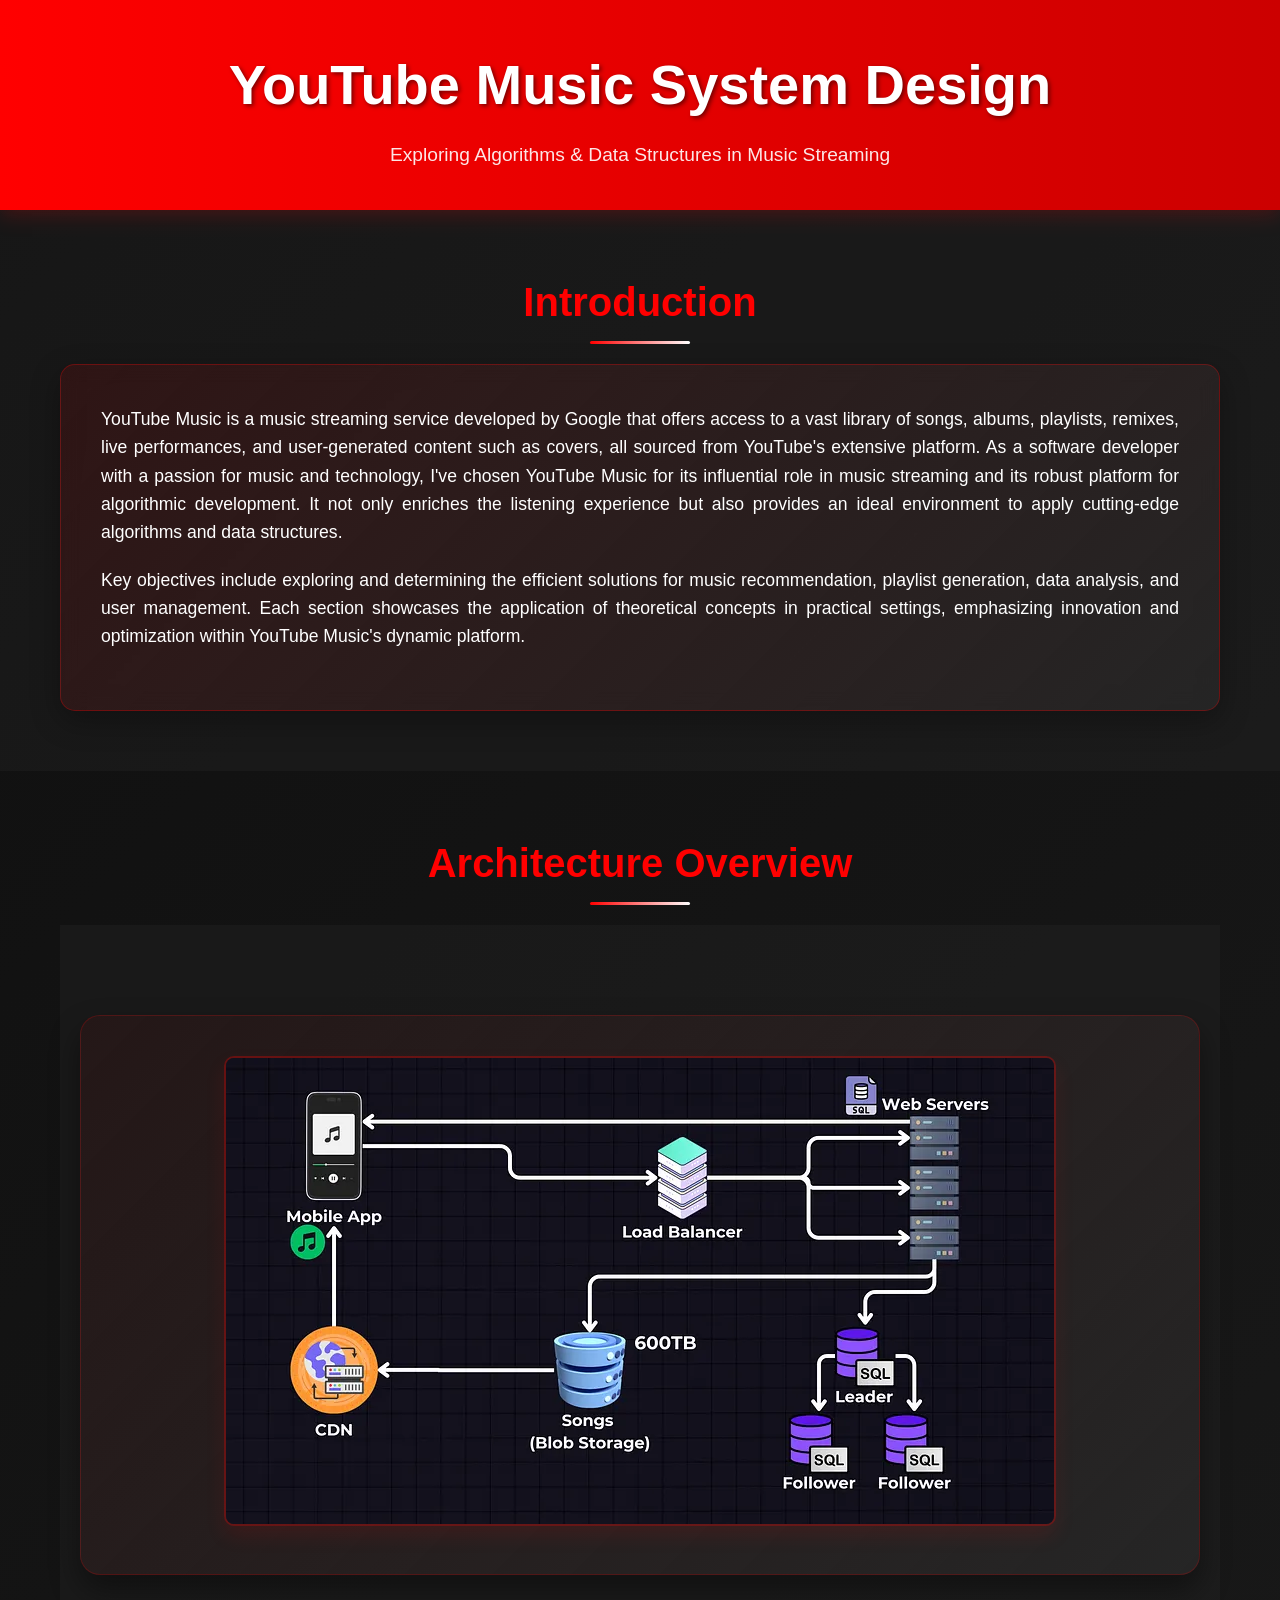
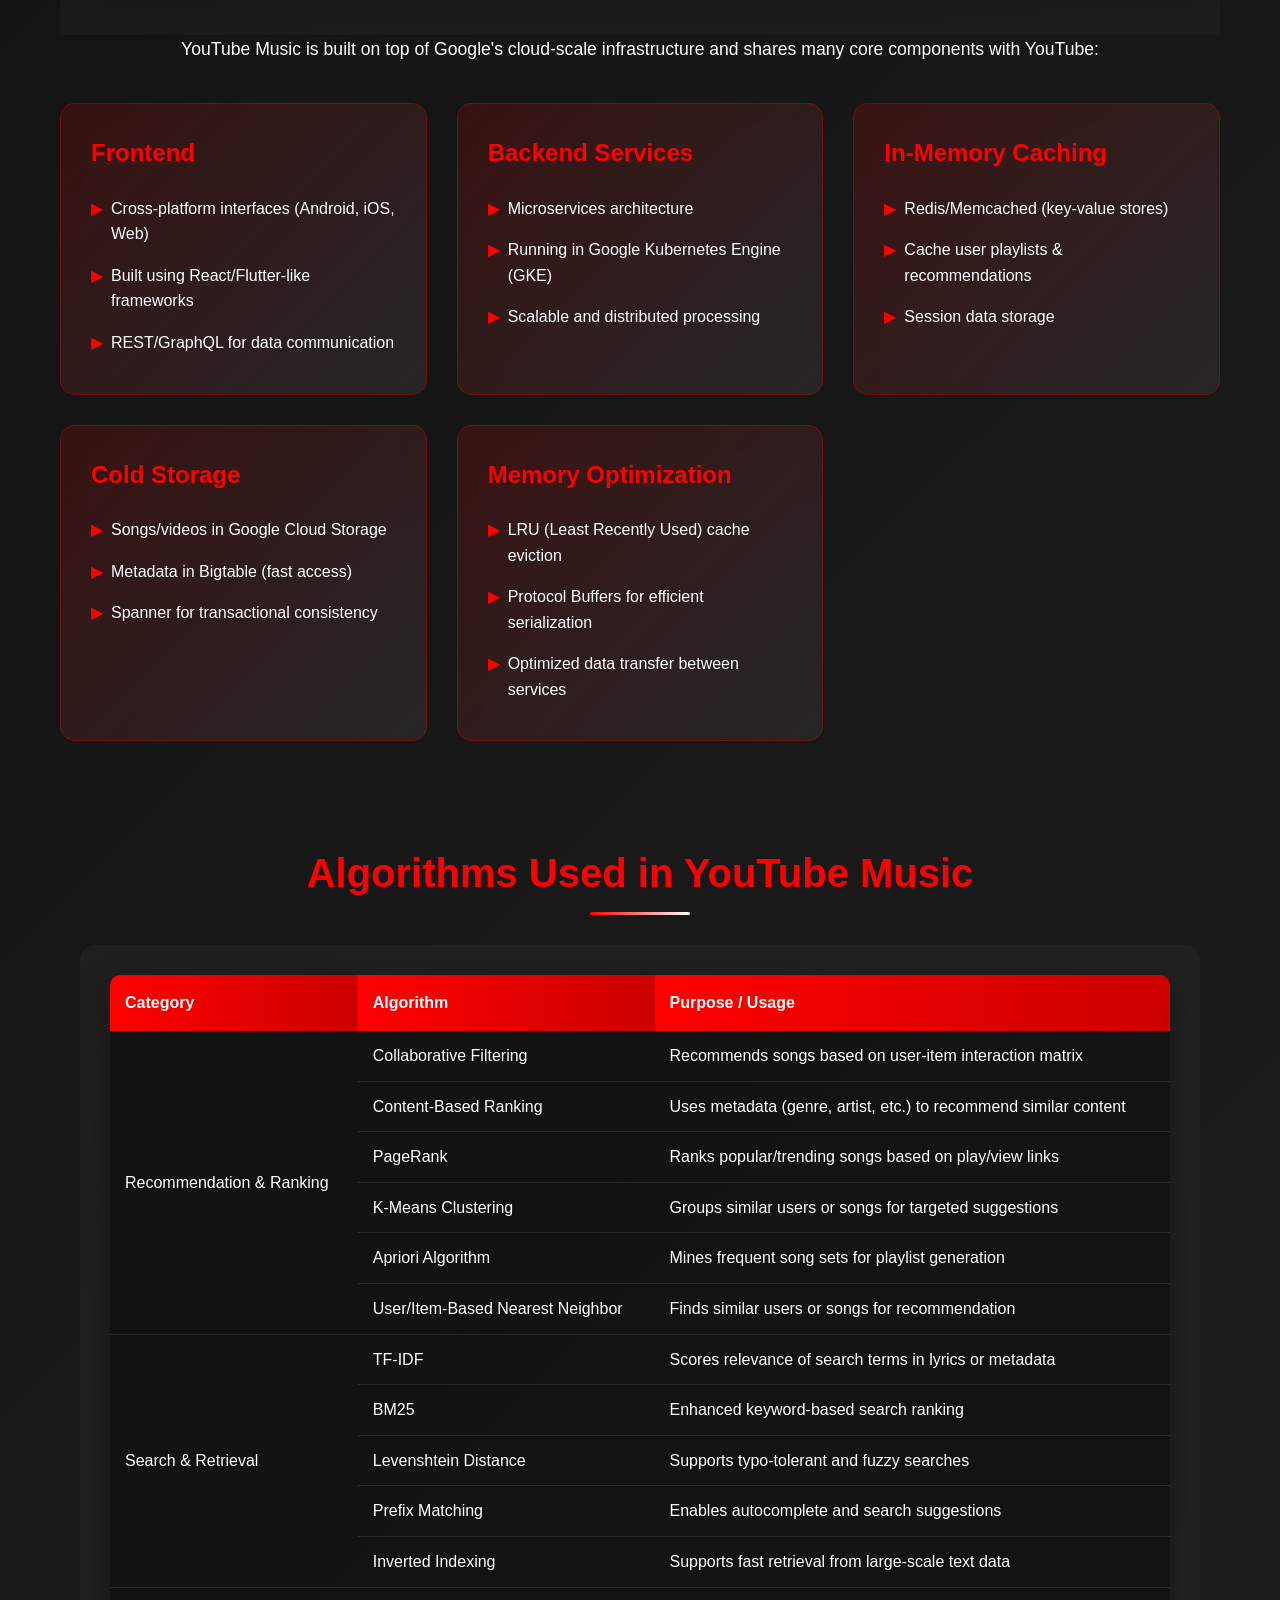
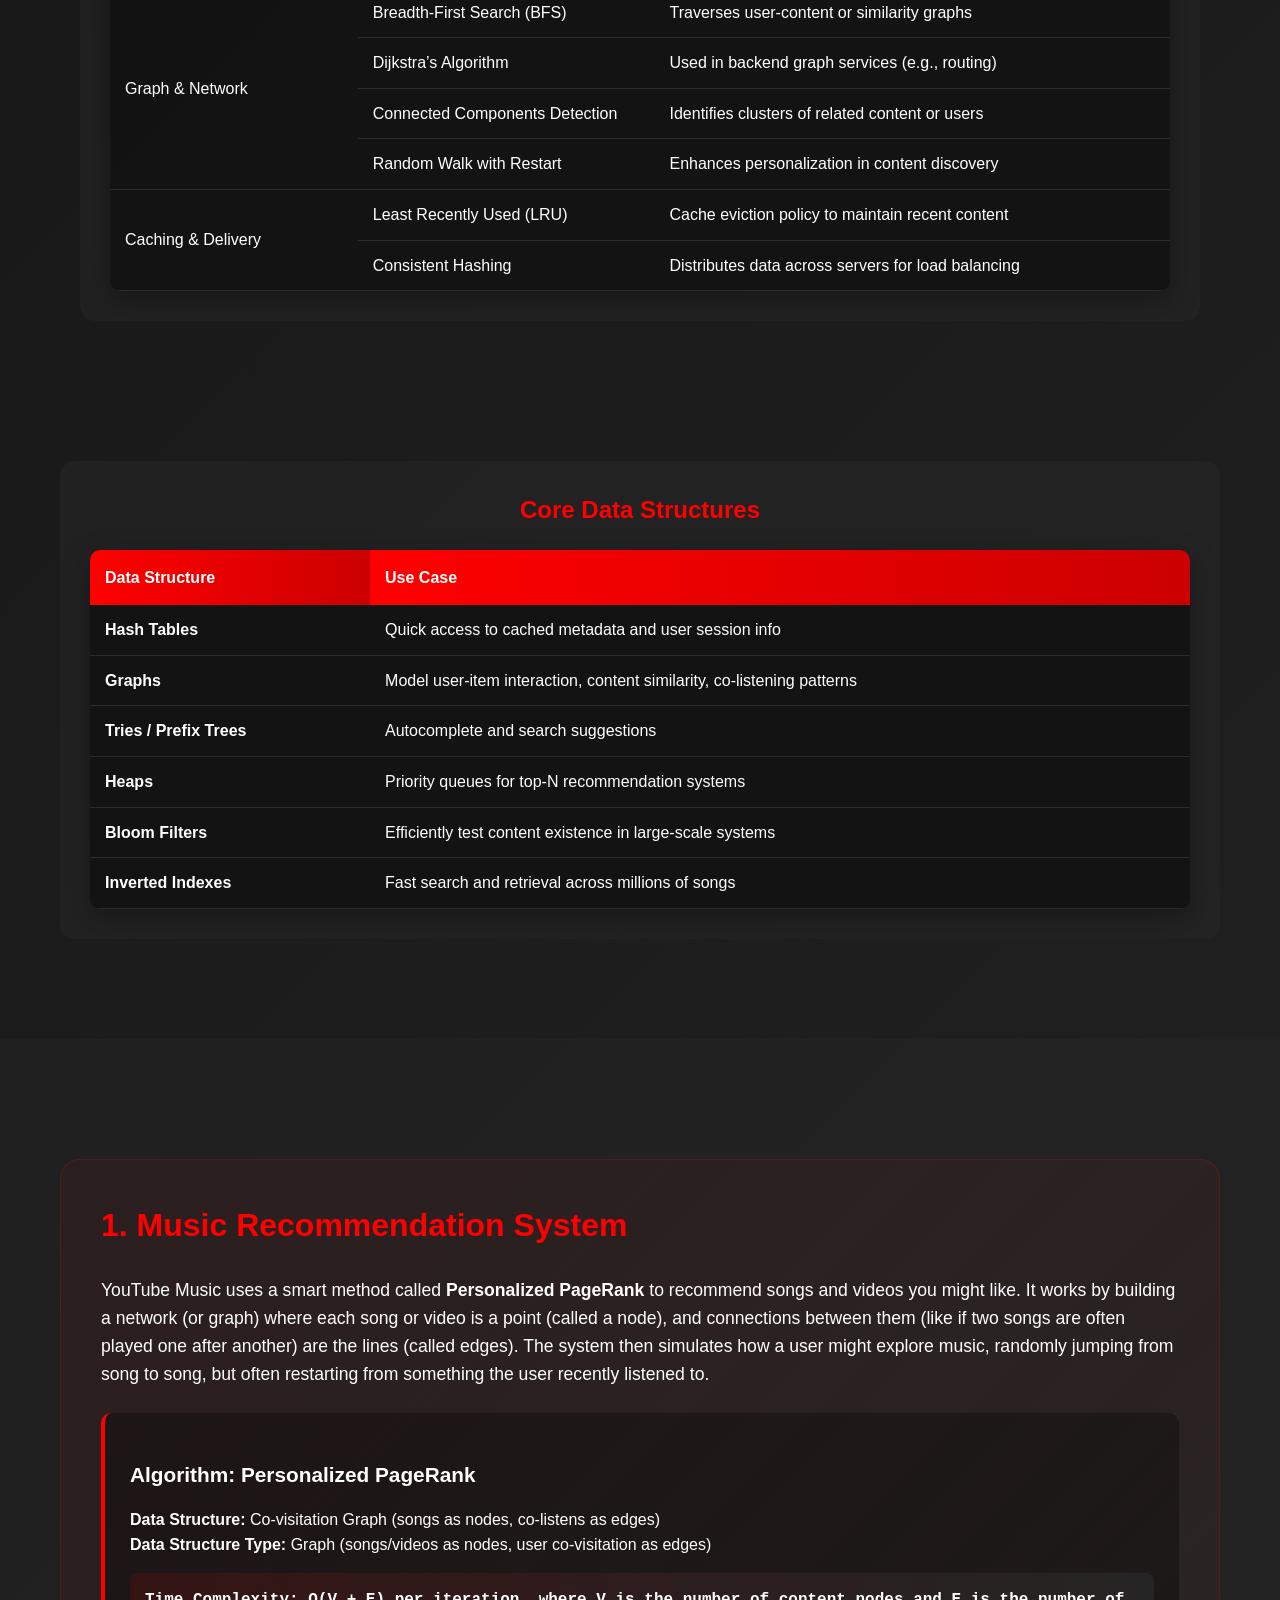
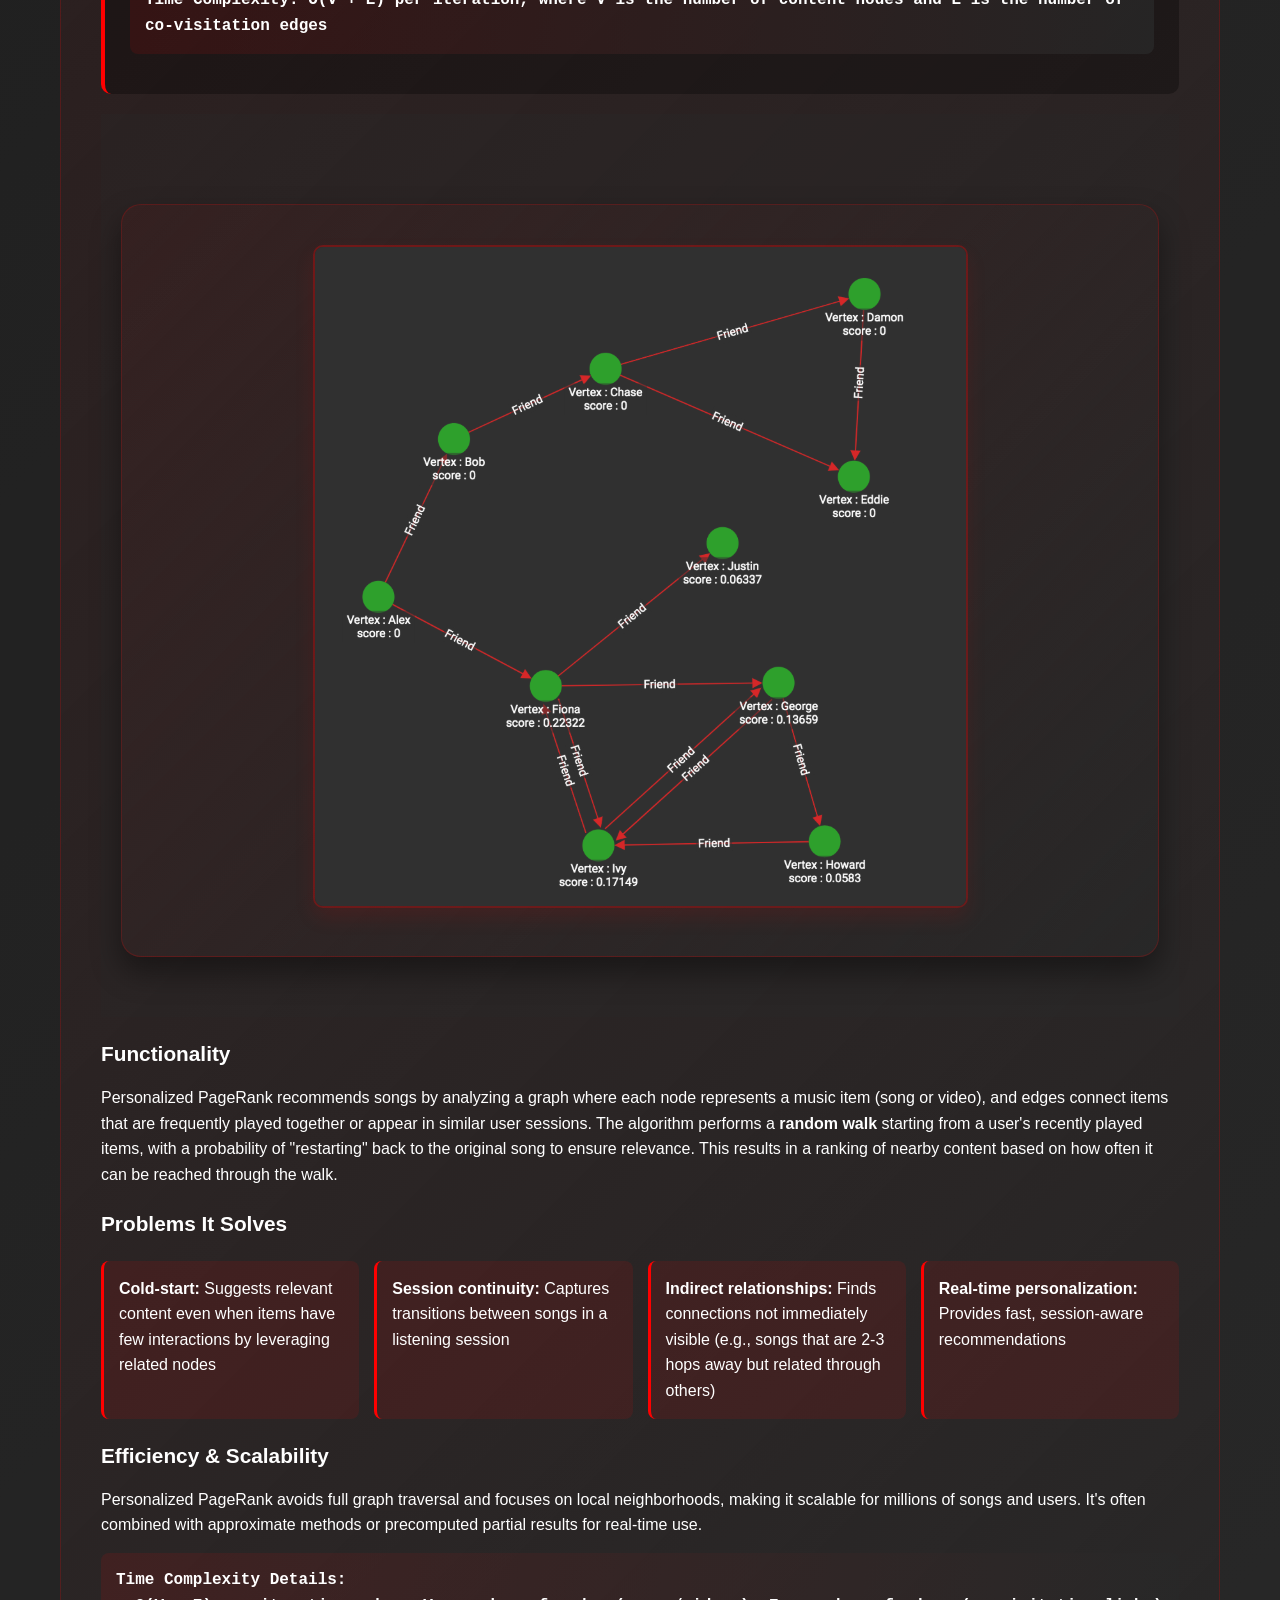
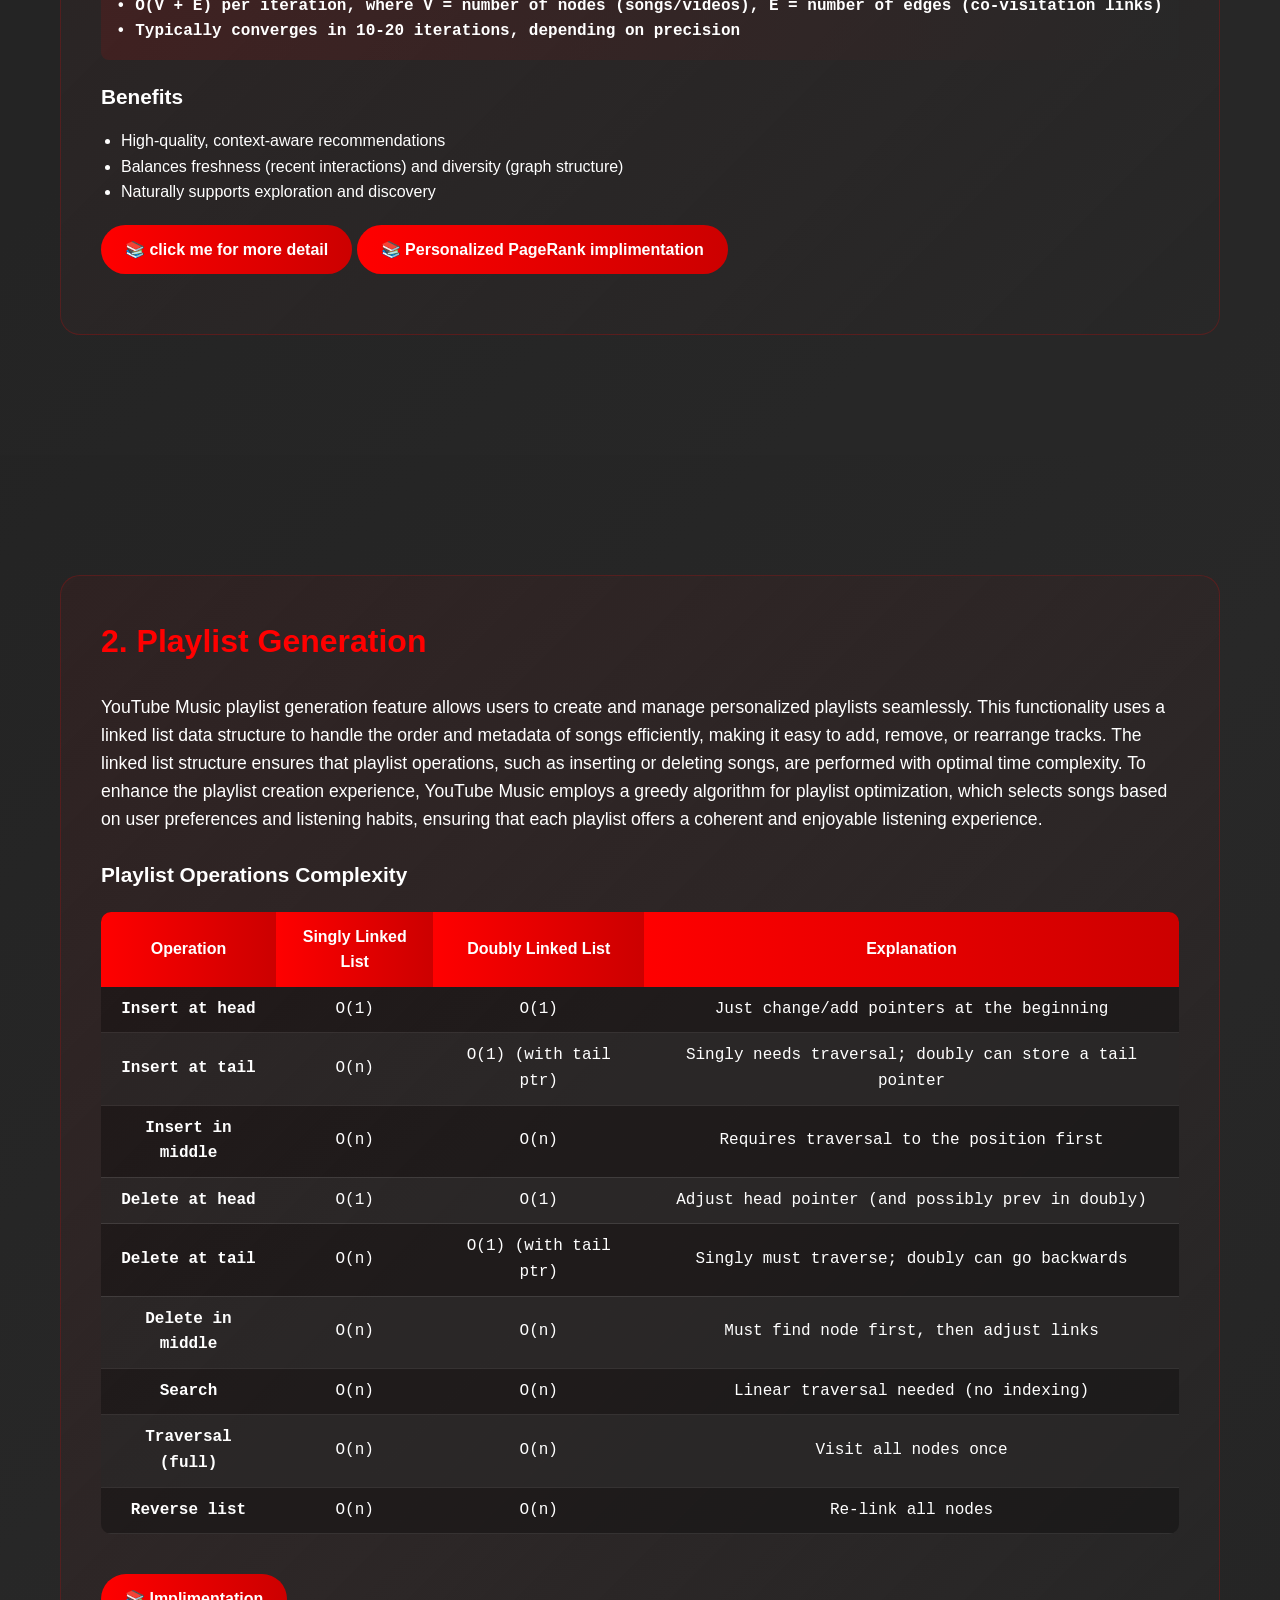
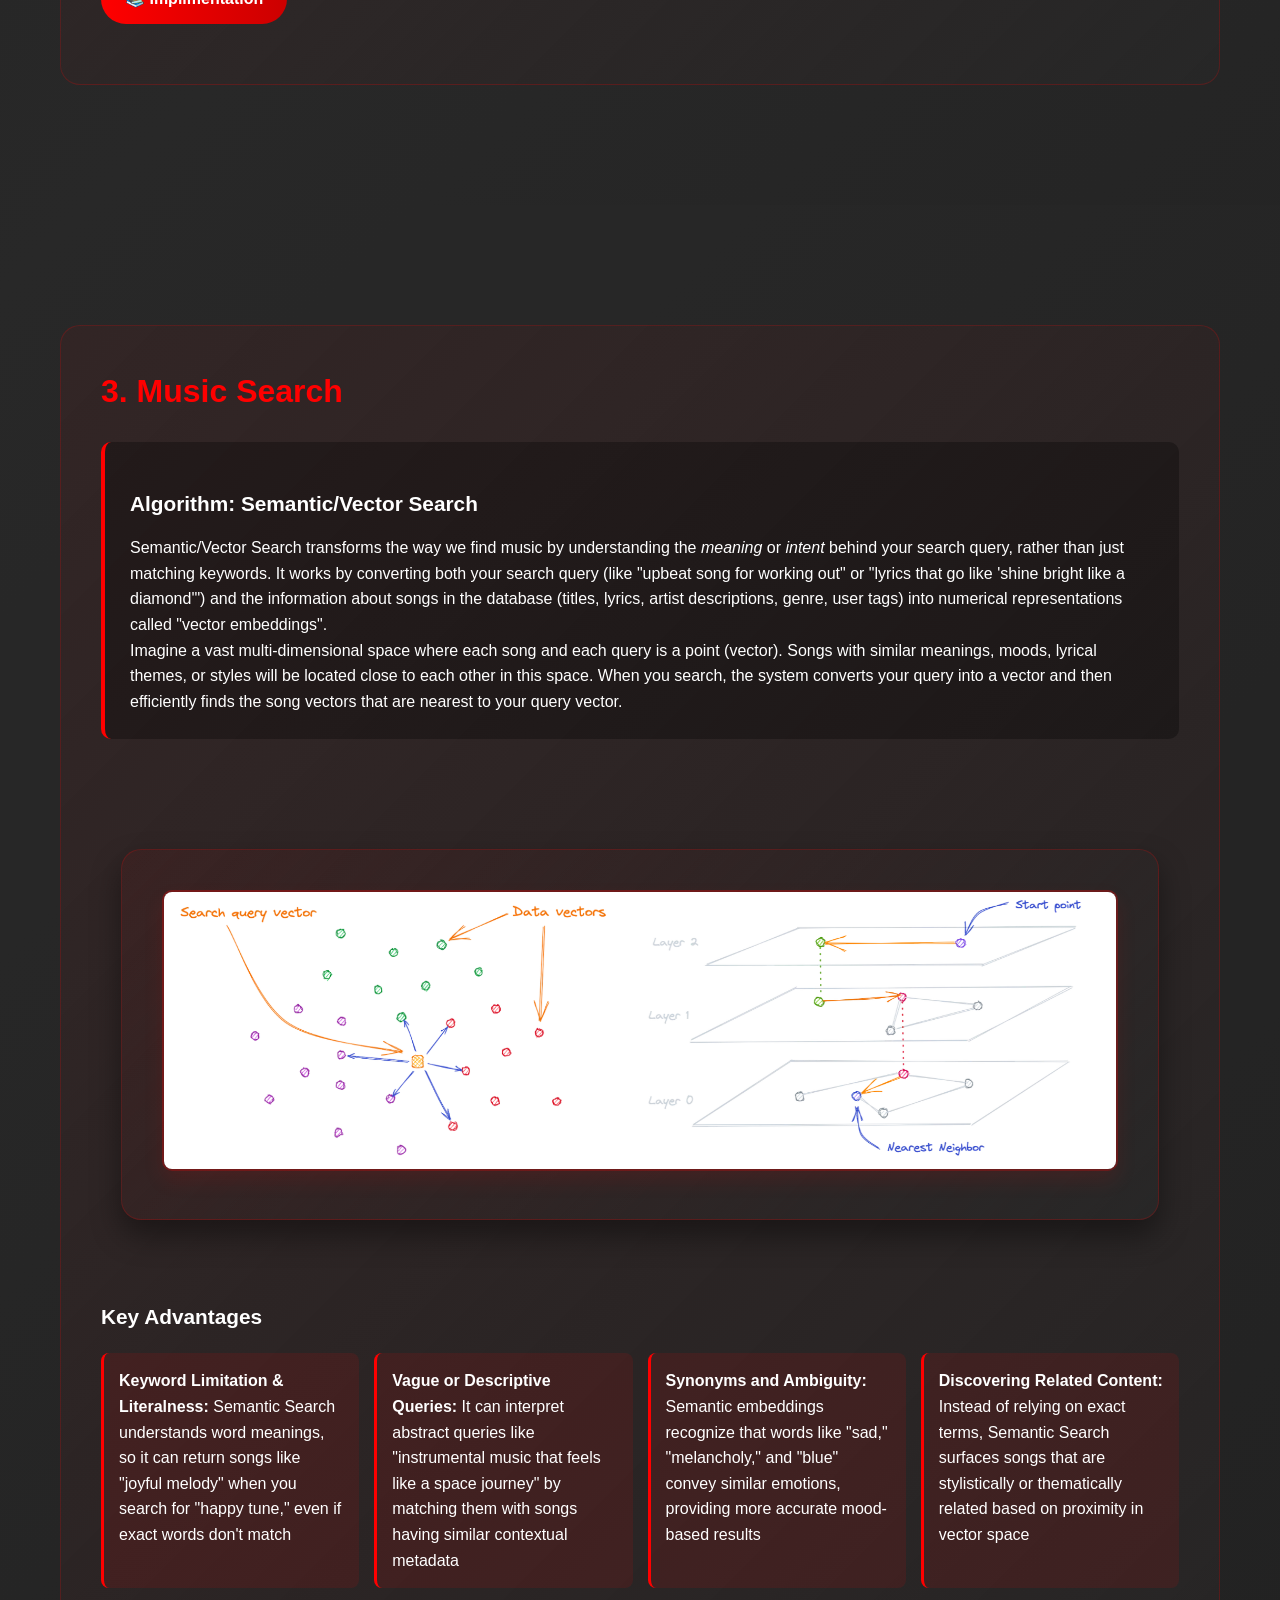
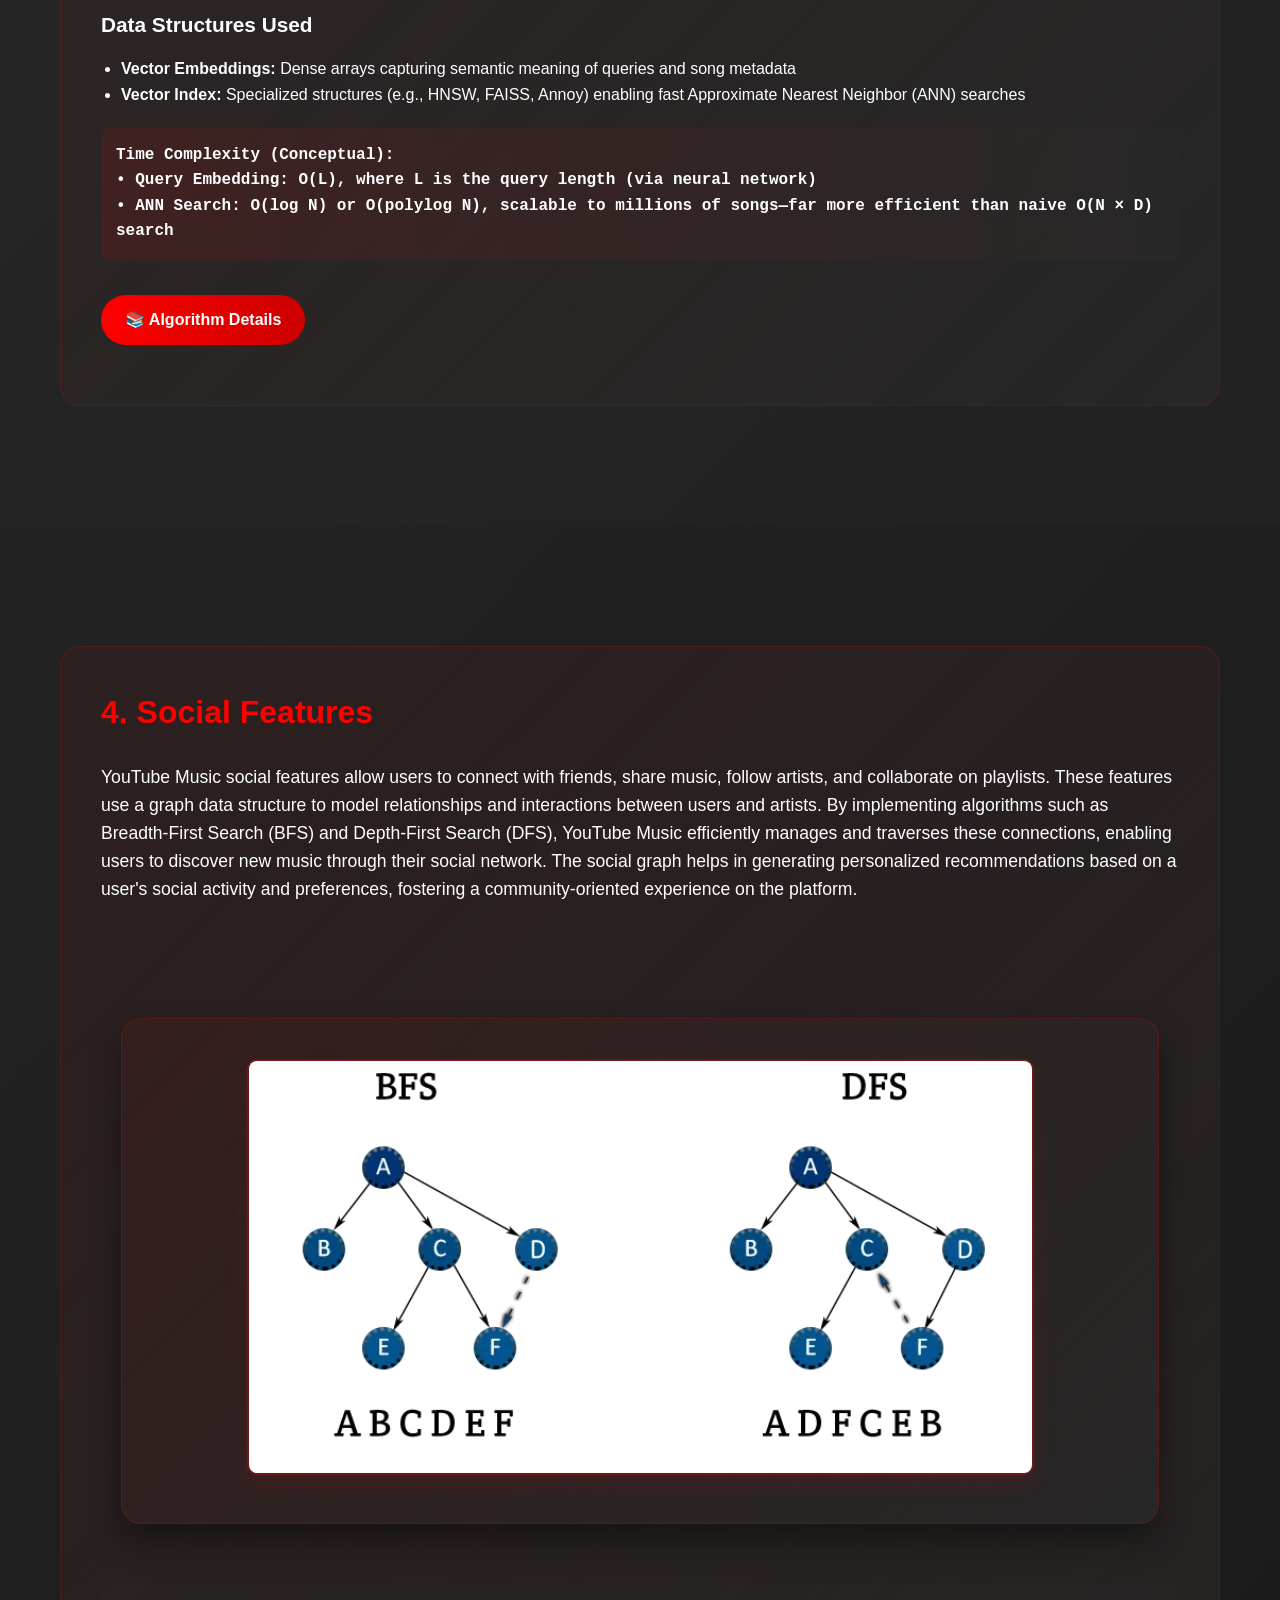
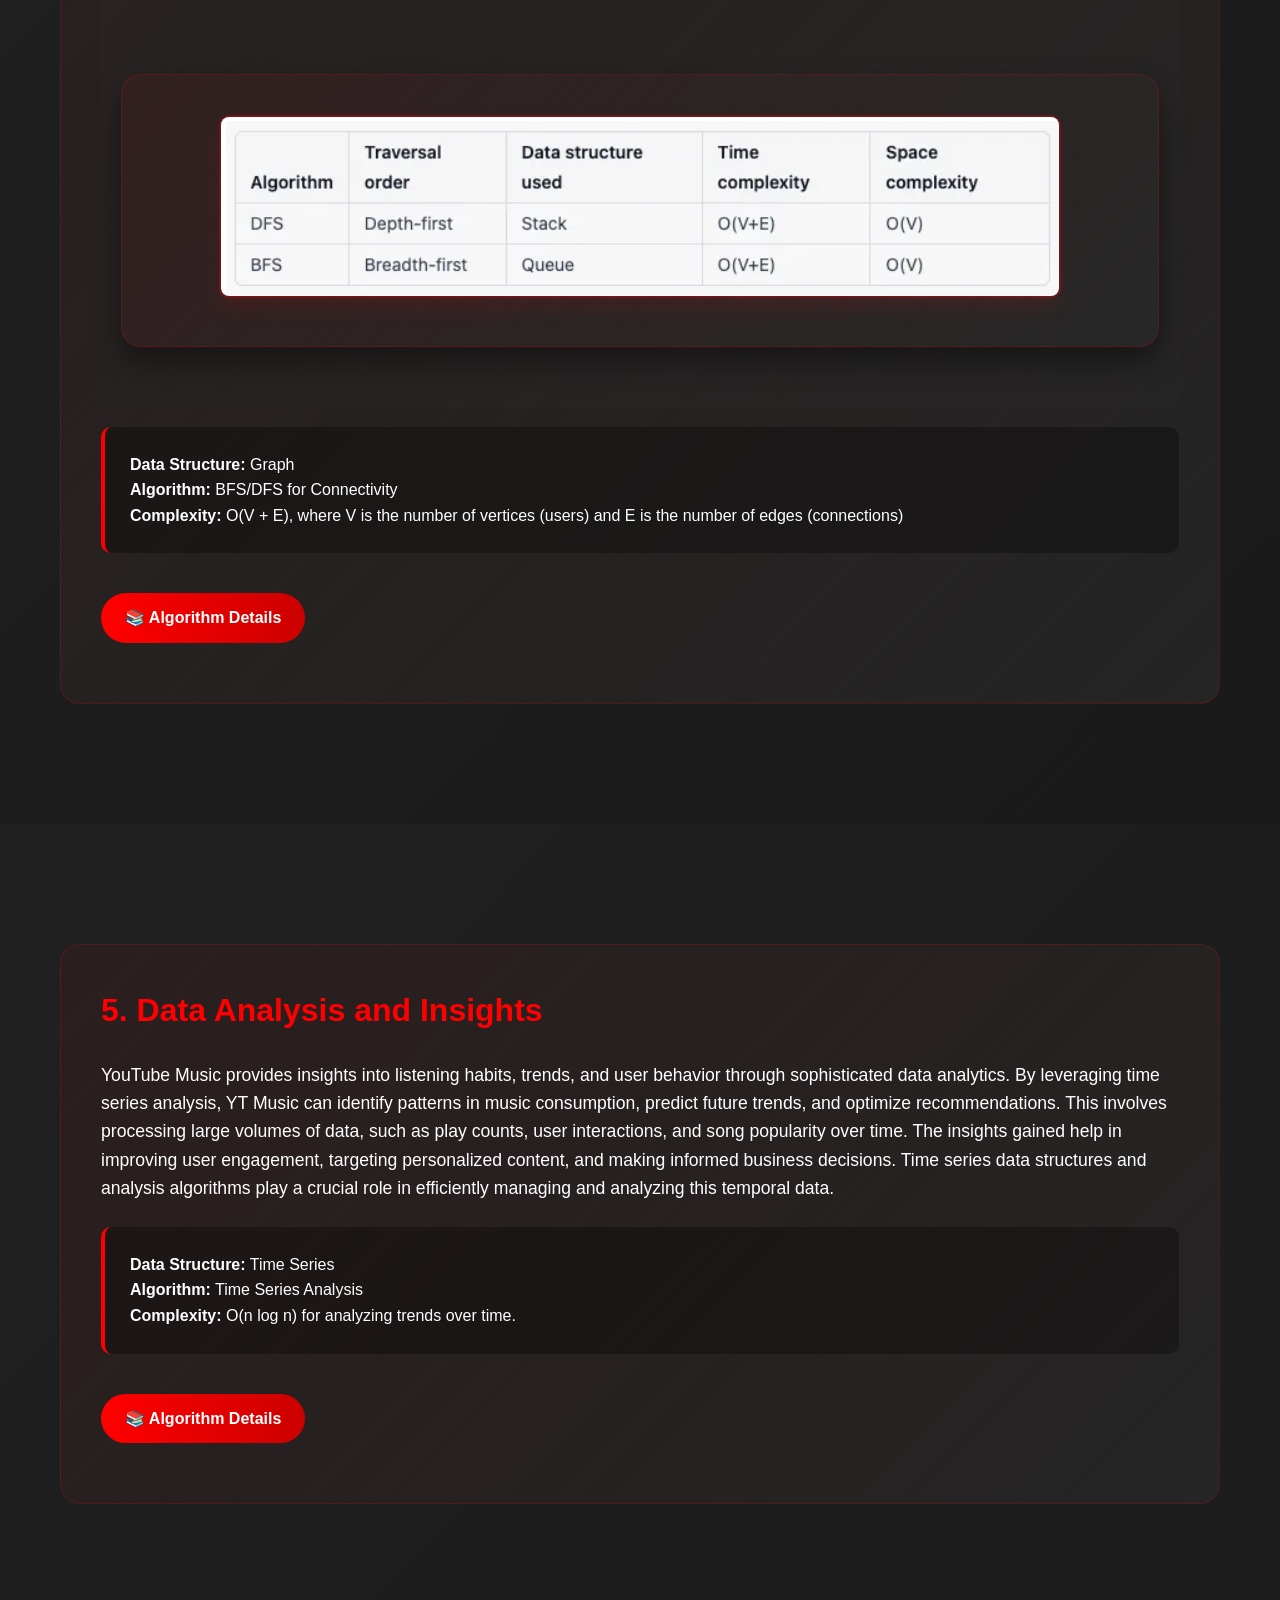
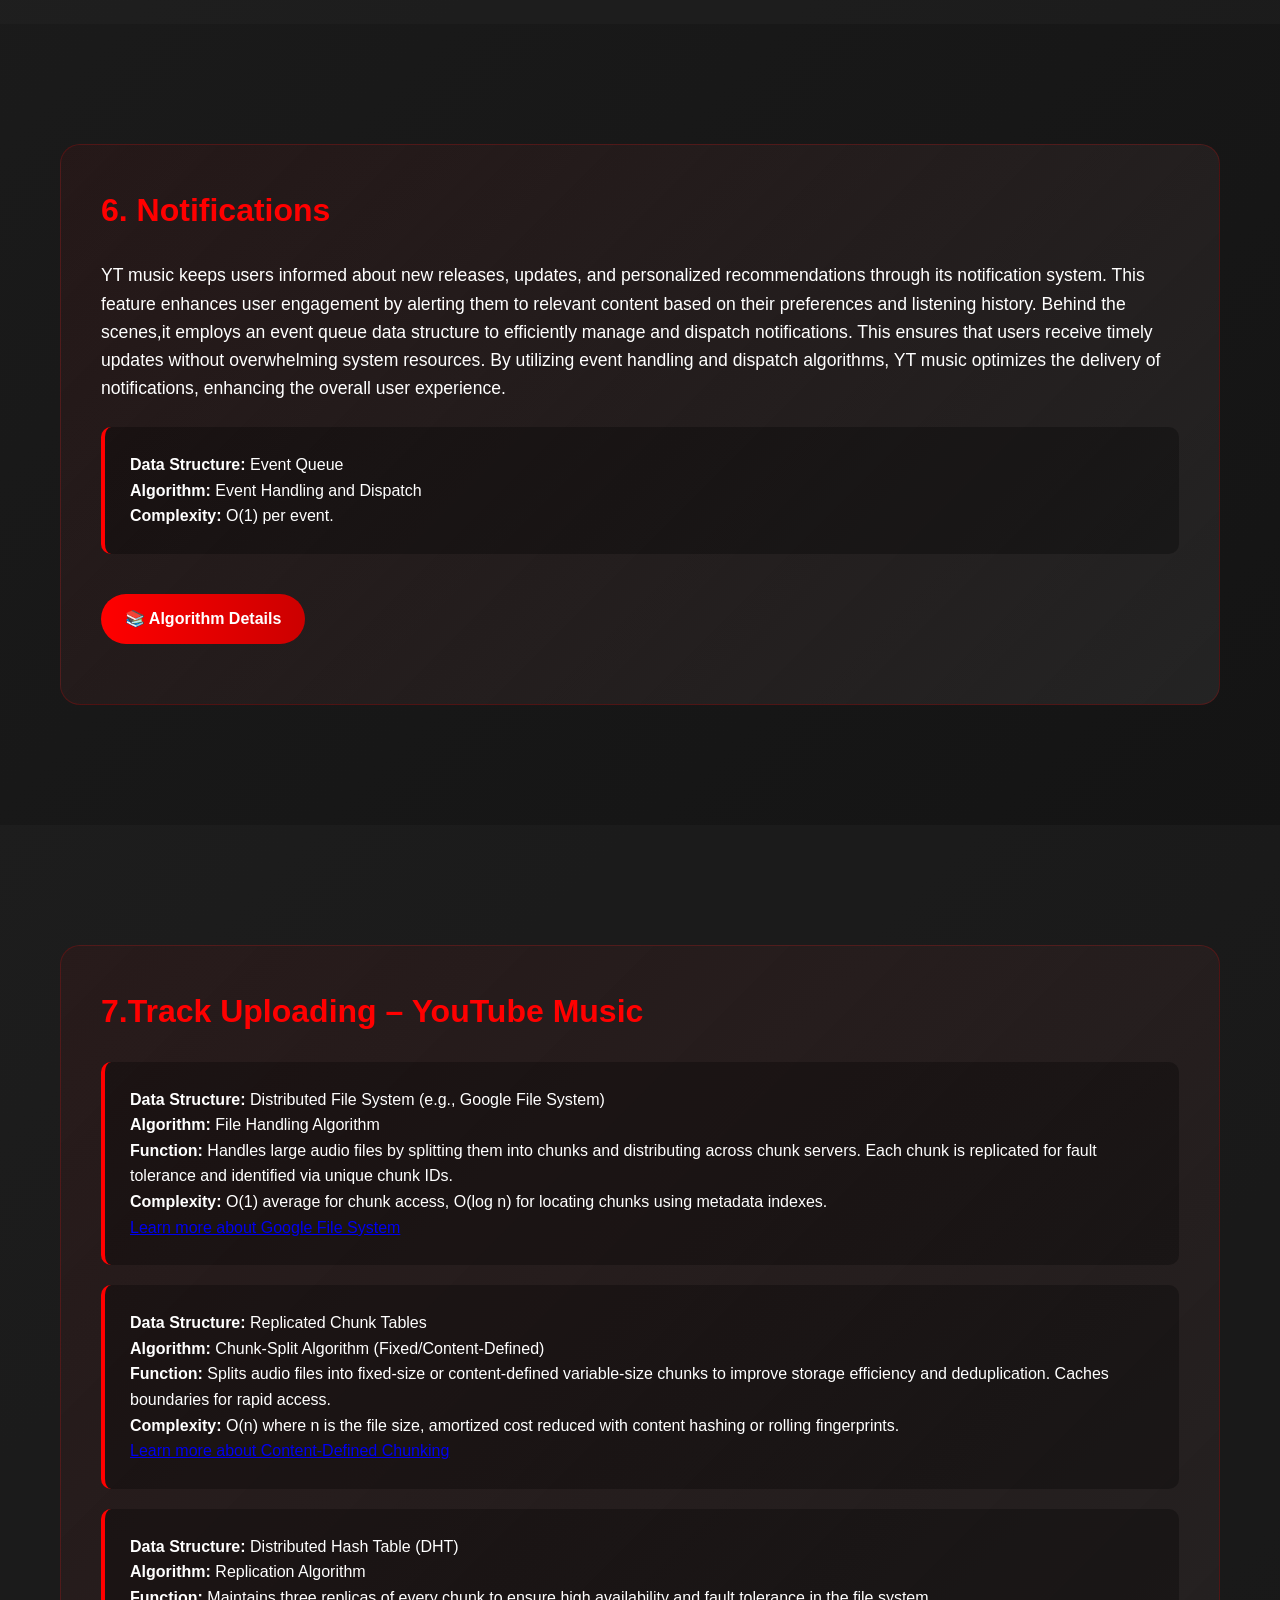
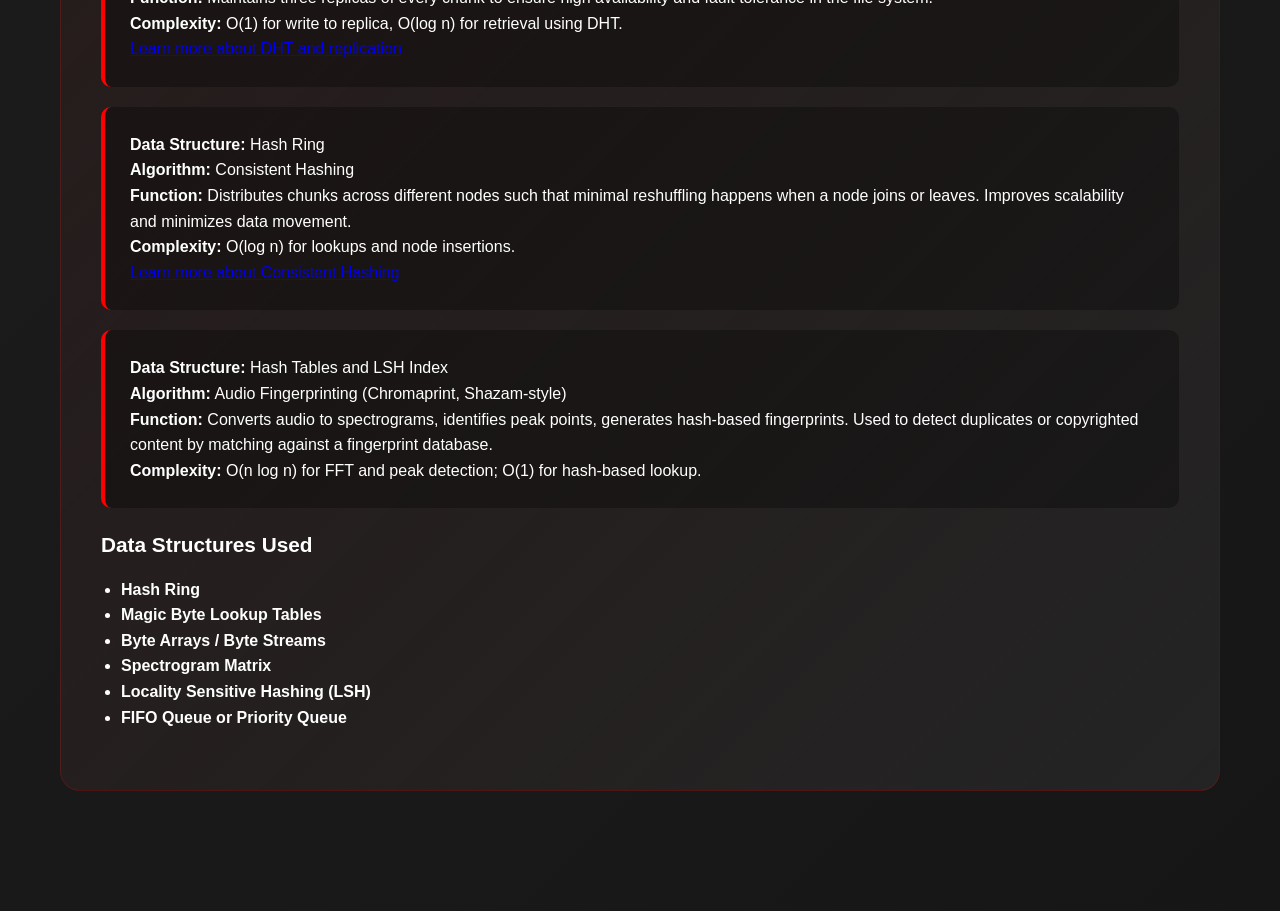
<file: YT music/proj3/index.html>
<!DOCTYPE html>
<html lang="en">

<head>
    <meta charset="UTF-8">
    <meta name="viewport" content="width=device-width, initial-scale=1.0">
    <title>YouTube Music System Design & Algorithms</title>
    <style>
        * {
            margin: 0;
            padding: 0;
            box-sizing: border-box;
        }

        body {
            font-family: 'Roboto', -apple-system, BlinkMacSystemFont, sans-serif;
            background: linear-gradient(135deg, #0f0f0f 0%, #282828 50%, #0f0f0f 100%);
            color: #ffffff;
            line-height: 1.6;
            overflow-x: hidden;
        }

        .container {
            max-width: 1200px;
            margin: 0 auto;
            padding: 0 20px;
        }

        /* Header Styles */
        .header {
            background: linear-gradient(90deg, #ff0000 0%, #cc0000 100%);
            padding: 40px 0;
            text-align: center;
            box-shadow: 0 4px 20px rgba(255, 0, 0, 0.3);
            position: relative;
            overflow: hidden;
        }

        .header::before {
            content: '';
            position: absolute;
            top: 0;
            left: -100%;
            width: 100%;
            height: 100%;
            background: linear-gradient(90deg, transparent, rgba(255, 255, 255, 0.1), transparent);
            animation: shine 3s infinite;
        }

        @keyframes shine {
            0% {
                left: -100%;
            }

            100% {
                left: 100%;
            }
        }

        .header h1 {
            font-size: 3.5rem;
            font-weight: 700;
            margin-bottom: 10px;
            text-shadow: 2px 2px 4px rgba(0, 0, 0, 0.5);
            position: relative;
            z-index: 1;
        }

        .header p {
            font-size: 1.2rem;
            opacity: 0.9;
            position: relative;
            z-index: 1;
        }

        /* Section Styles */
        .section {
            padding: 60px 0;
            position: relative;
        }

        .section:nth-child(even) {
            background: rgba(40, 40, 40, 0.3);
        }

        .section-title {
            font-size: 2.5rem;
            color: #ff0000;
            margin-bottom: 30px;
            text-align: center;
            position: relative;
        }

        .section-title::after {
            content: '';
            position: absolute;
            bottom: -10px;
            left: 50%;
            transform: translateX(-50%);
            width: 100px;
            height: 3px;
            background: linear-gradient(90deg, #ff0000, #ffffff);
            border-radius: 2px;
        }

        /* Introduction Section */
        .intro-content {
            background: linear-gradient(135deg, rgba(255, 0, 0, 0.1) 0%, rgba(40, 40, 40, 0.8) 100%);
            padding: 40px;
            border-radius: 15px;
            border: 1px solid rgba(255, 0, 0, 0.3);
            backdrop-filter: blur(10px);
            box-shadow: 0 10px 30px rgba(0, 0, 0, 0.3);
            transition: transform 0.3s ease;
        }

        .intro-content:hover {
            transform: translateY(-5px);
        }

        .intro-content p {
            font-size: 1.1rem;
            margin-bottom: 20px;
            text-align: justify;
        }

        /* Architecture Overview */
        .architecture-grid {
            display: grid;
            grid-template-columns: repeat(auto-fit, minmax(350px, 1fr));
            gap: 30px;
            margin: 40px 0;
        }

        .arch-card {
            background: linear-gradient(135deg, rgba(255, 0, 0, 0.15) 0%, rgba(40, 40, 40, 0.9) 100%);
            padding: 30px;
            border-radius: 15px;
            border: 1px solid rgba(255, 0, 0, 0.3);
            backdrop-filter: blur(10px);
            transition: all 0.3s ease;
            position: relative;
            overflow: hidden;
        }

        .arch-card::before {
            content: '';
            position: absolute;
            top: 0;
            left: -100%;
            width: 100%;
            height: 100%;
            background: linear-gradient(90deg, transparent, rgba(255, 0, 0, 0.1), transparent);
            transition: left 0.5s ease;
        }

        .arch-card:hover::before {
            left: 100%;
        }

        .arch-card:hover {
            transform: translateY(-10px);
            box-shadow: 0 20px 40px rgba(255, 0, 0, 0.2);
        }

        .arch-card h3 {
            color: #ff0000;
            font-size: 1.5rem;
            margin-bottom: 15px;
            position: relative;
            z-index: 1;
        }

        .arch-card ul {
            list-style: none;
            position: relative;
            z-index: 1;
        }

        .arch-card li {
            padding: 8px 0;
            padding-left: 20px;
            position: relative;
        }

        .arch-card li::before {
            content: '▶';
            position: absolute;
            left: 0;
            color: #ff0000;
        }

        /* Algorithm Table */
        .algo-table-container {
            background: rgba(40, 40, 40, 0.5);
            padding: 30px;
            border-radius: 15px;
            margin: 40px 0;
            overflow-x: auto;
        }

        .algo-table {
            width: 100%;
            border-collapse: collapse;
            background: rgba(15, 15, 15, 0.8);
            border-radius: 10px;
            overflow: hidden;
            box-shadow: 0 10px 30px rgba(0, 0, 0, 0.3);
        }

        .algo-table th {
            background: linear-gradient(90deg, #ff0000, #cc0000);
            color: white;
            padding: 15px;
            text-align: left;
            font-weight: 600;
        }

        .algo-table td {
            padding: 12px 15px;
            border-bottom: 1px solid rgba(255, 255, 255, 0.1);
            transition: background 0.3s ease;
        }

        .algo-table tr:hover td {
            background: rgba(255, 0, 0, 0.1);
        }

        /* Component Sections */
        .component {
            margin: 60px 0;
            padding: 40px;
            background: linear-gradient(135deg, rgba(255, 0, 0, 0.05) 0%, rgba(40, 40, 40, 0.8) 100%);
            border-radius: 20px;
            border: 1px solid rgba(255, 0, 0, 0.2);
            position: relative;
            overflow: hidden;
        }

        .component::before {
            content: '';
            position: absolute;
            top: -50%;
            right: -50%;
            width: 100%;
            height: 100%;
            background: radial-gradient(circle, rgba(255, 0, 0, 0.1) 0%, transparent 70%);
            opacity: 0;
            transition: opacity 0.3s ease;
        }

        .component:hover::before {
            opacity: 1;
        }

        .component-title {
            font-size: 2rem;
            color: #ff0000;
            margin-bottom: 25px;
            position: relative;
            z-index: 1;
        }

        .component-subtitle {
            font-size: 1.3rem;
            color: #ffffff;
            margin: 20px 0 15px 0;
            font-weight: 600;
        }

        .algorithm-details {
            background: rgba(0, 0, 0, 0.3);
            padding: 25px;
            border-radius: 10px;
            margin: 20px 0;
            border-left: 4px solid #ff0000;
        }

        .complexity-info {
            background: linear-gradient(90deg, rgba(255, 0, 0, 0.1), rgba(40, 40, 40, 0.8));
            padding: 15px;
            border-radius: 8px;
            margin: 15px 0;
            font-family: 'Courier New', monospace;
            font-weight: 600;
        }

        .benefits-list {
            display: grid;
            grid-template-columns: repeat(auto-fit, minmax(250px, 1fr));
            gap: 15px;
            margin: 20px 0;
        }

        .benefit-item {
            background: rgba(255, 0, 0, 0.1);
            padding: 15px;
            border-radius: 8px;
            border-left: 3px solid #ff0000;
            transition: transform 0.3s ease;
        }

        .benefit-item:hover {
            transform: translateX(10px);
        }

        /* Operations Table */
        .operations-table {
            width: 100%;
            border-collapse: collapse;
            margin: 20px 0;
            background: rgba(0, 0, 0, 0.3);
            border-radius: 10px;
            overflow: hidden;
        }

        .operations-table th {
            background: linear-gradient(90deg, #ff0000, #cc0000);
            color: white;
            padding: 12px;
            text-align: center;
            font-weight: 600;
        }

        .operations-table td {
            padding: 10px 12px;
            text-align: center;
            border-bottom: 1px solid rgba(255, 255, 255, 0.1);
            font-family: 'Courier New', monospace;
        }

        .operations-table tr:nth-child(even) td {
            background: rgba(255, 255, 255, 0.05);
        }

        /* Link Styles */
        .github-link {
            display: inline-block;
            background: linear-gradient(90deg, #ff0000, #cc0000);
            color: white;
            padding: 12px 24px;
            border-radius: 25px;
            text-decoration: none;
            margin: 20px 0;
            transition: all 0.3s ease;
            font-weight: 600;
        }

        .github-link:hover {
            transform: translateY(-3px);
            box-shadow: 0 10px 20px rgba(255, 0, 0, 0.3);
        }

        /* Responsive Design */
        @media (max-width: 768px) {
            .header h1 {
                font-size: 2.5rem;
            }

            .section-title {
                font-size: 2rem;
            }

            .component-title {
                font-size: 1.5rem;
            }

            .architecture-grid {
                grid-template-columns: 1fr;
            }

            .benefits-list {
                grid-template-columns: 1fr;
            }
        }

        /* Scrollbar Styling */
        ::-webkit-scrollbar {
            width: 8px;
        }

        ::-webkit-scrollbar-track {
            background: #0f0f0f;
        }

        ::-webkit-scrollbar-thumb {
            background: linear-gradient(180deg, #ff0000, #cc0000);
            border-radius: 4px;
        }

        ::-webkit-scrollbar-thumb:hover {
            background: linear-gradient(180deg, #cc0000, #aa0000);
        }



        .architecture-image-container {
            text-align: center;
            background: linear-gradient(135deg, rgba(255, 0, 0, 0.05), rgba(40, 40, 40, 0.8));
            padding: 40px;
            border-radius: 20px;
            border: 1px solid rgba(255, 0, 0, 0.2);
            box-shadow: 0 15px 30px rgba(0, 0, 0, 0.4);
            transition: transform 0.3s ease;
            margin-top: 30px;
            overflow: hidden;
        }

        .architecture-image-container:hover {
            transform: translateY(-5px);
        }

        .architecture-image {
            max-width: 100%;
            height: auto;
            border-radius: 10px;
            border: 2px solid rgba(255, 0, 0, 0.3);
            box-shadow: 0 10px 20px rgba(255, 0, 0, 0.1);
        }
    </style>
</head>

<body>
    <!-- Header -->
    <header class="header">
        <div class="container">
            <h1>YouTube Music System Design</h1>
            <p>Exploring Algorithms & Data Structures in Music Streaming</p>
        </div>
    </header>

    <!-- Introduction Section -->
    <section class="section">
        <div class="container">
            <h2 class="section-title">Introduction</h2>
            <div class="intro-content">
                <p>YouTube Music is a music streaming service developed by Google that offers access to a vast library
                    of songs, albums, playlists, remixes, live performances, and user-generated content such as covers,
                    all sourced from YouTube's extensive platform. As a software developer with a passion for music and
                    technology, I've chosen YouTube Music for its influential role in music streaming and its robust
                    platform for algorithmic development. It not only enriches the listening experience but also
                    provides an ideal environment to apply cutting-edge algorithms and data structures.</p>

                <p>Key objectives include exploring and determining the efficient solutions for music recommendation,
                    playlist generation, data analysis, and user management. Each section showcases the application of
                    theoretical concepts in practical settings, emphasizing innovation and optimization within YouTube
                    Music's dynamic platform.</p>
            </div>
        </div>
    </section>

    <!-- Architecture Overview -->
    <section class="section">
        <div class="container">
            <h2 class="section-title">Architecture Overview</h2>

            <section class="section">
                <div class="container">
                    <div class="architecture-image-container">
                        <img src="./baseArch.webp" alt="System Architecture Diagram" class="architecture-image">
                    </div>
                </div>
            </section>
            <p style="text-align: center; font-size: 1.1rem; margin-bottom: 40px;">YouTube Music is built on top of
                Google's cloud-scale infrastructure and shares many core components with YouTube:</p>

            <div class="architecture-grid">
                <div class="arch-card">
                    <h3>Frontend</h3>
                    <ul>
                        <li>Cross-platform interfaces (Android, iOS, Web)</li>
                        <li>Built using React/Flutter-like frameworks</li>
                        <li>REST/GraphQL for data communication</li>
                    </ul>
                </div>

                <div class="arch-card">
                    <h3>Backend Services</h3>
                    <ul>
                        <li>Microservices architecture</li>
                        <li>Running in Google Kubernetes Engine (GKE)</li>
                        <li>Scalable and distributed processing</li>
                    </ul>
                </div>

                <div class="arch-card">
                    <h3>In-Memory Caching</h3>
                    <ul>
                        <li>Redis/Memcached (key-value stores)</li>
                        <li>Cache user playlists & recommendations</li>
                        <li>Session data storage</li>
                    </ul>
                </div>

                <div class="arch-card">
                    <h3>Cold Storage</h3>
                    <ul>
                        <li>Songs/videos in Google Cloud Storage</li>
                        <li>Metadata in Bigtable (fast access)</li>
                        <li>Spanner for transactional consistency</li>
                    </ul>
                </div>

                <div class="arch-card">
                    <h3>Memory Optimization</h3>
                    <ul>
                        <li>LRU (Least Recently Used) cache eviction</li>
                        <li>Protocol Buffers for efficient serialization</li>
                        <li>Optimized data transfer between services</li>
                    </ul>
                </div>
            </div>

            <!-- <div class="algo-table-container">
                <h3 style="color: #ff0000; text-align: center; margin-bottom: 20px; font-size: 1.5rem;">Core Algorithms Used</h3>
                <table class="algo-table">
                    <thead>
                        <tr>
                            <th>Algorithm Category</th>
                            <th>Algorithms</th>
                            <th>Purpose</th>
                        </tr>
                    </thead>
                    <tbody>
                        <tr>
                            <td><strong>Recommendation & Ranking</strong></td>
                            <td>Collaborative Filtering, Content-Based Ranking, PageRank, K-Means Clustering, Apriori Algorithm</td>
                            <td>Music recommendations and content ranking</td>
                        </tr>
                        <tr>
                            <td><strong>Search & Retrieval</strong></td>
                            <td>TF-IDF, BM25, Levenshtein Distance, Prefix Matching, Inverted Indexing</td>
                            <td>Content search and auto-completion</td>
                        </tr>
                        <tr>
                            <td><strong>Graph & Network</strong></td>
                            <td>BFS, Dijkstra's Algorithm, Connected Components, Random Walk with Restart</td>
                            <td>Content similarity and user interaction analysis</td>
                        </tr>
                        <tr>
                            <td><strong>Caching & Data Delivery</strong></td>
                            <td>LRU, Consistent Hashing</td>
                            <td>Memory management and load balancing</td>
                        </tr>
                    </tbody>
                </table>
            </div> -->

            <section class="section">
                <div class="container">
                    <h2 class="section-title">Algorithms Used in YouTube Music</h2>
                    <div class="algo-table-container">
                        <table class="algo-table">
                            <thead>
                                <tr>
                                    <th>Category</th>
                                    <th>Algorithm</th>
                                    <th>Purpose / Usage</th>
                                </tr>
                            </thead>
                            <tbody>
                                <!-- Recommendation & Ranking (6 entries) -->
                                <tr>
                                    <td rowspan="6">Recommendation & Ranking</td>
                                    <td>Collaborative Filtering</td>
                                    <td>Recommends songs based on user-item interaction matrix</td>
                                </tr>
                                <tr>
                                    <td>Content-Based Ranking</td>
                                    <td>Uses metadata (genre, artist, etc.) to recommend similar content</td>
                                </tr>
                                <tr>
                                    <td>PageRank</td>
                                    <td>Ranks popular/trending songs based on play/view links</td>
                                </tr>
                                <tr>
                                    <td>K-Means Clustering</td>
                                    <td>Groups similar users or songs for targeted suggestions</td>
                                </tr>
                                <tr>
                                    <td>Apriori Algorithm</td>
                                    <td>Mines frequent song sets for playlist generation</td>
                                </tr>
                                <tr>
                                    <td>User/Item-Based Nearest Neighbor</td>
                                    <td>Finds similar users or songs for recommendation</td>
                                </tr>

                                <!-- Search & Retrieval (5 entries) -->
                                <tr>
                                    <td rowspan="5">Search & Retrieval</td>
                                    <td>TF-IDF</td>
                                    <td>Scores relevance of search terms in lyrics or metadata</td>
                                </tr>
                                <tr>
                                    <td>BM25</td>
                                    <td>Enhanced keyword-based search ranking</td>
                                </tr>
                                <tr>
                                    <td>Levenshtein Distance</td>
                                    <td>Supports typo-tolerant and fuzzy searches</td>
                                </tr>
                                <tr>
                                    <td>Prefix Matching</td>
                                    <td>Enables autocomplete and search suggestions</td>
                                </tr>
                                <tr>
                                    <td>Inverted Indexing</td>
                                    <td>Supports fast retrieval from large-scale text data</td>
                                </tr>

                                <!-- Graph & Network Algorithms (4 entries) -->
                                <tr>
                                    <td rowspan="4">Graph & Network</td>
                                    <td>Breadth-First Search (BFS)</td>
                                    <td>Traverses user-content or similarity graphs</td>
                                </tr>
                                <tr>
                                    <td>Dijkstra’s Algorithm</td>
                                    <td>Used in backend graph services (e.g., routing)</td>
                                </tr>
                                <tr>
                                    <td>Connected Components Detection</td>
                                    <td>Identifies clusters of related content or users</td>
                                </tr>
                                <tr>
                                    <td>Random Walk with Restart</td>
                                    <td>Enhances personalization in content discovery</td>
                                </tr>

                                <!-- Caching & Delivery (2 entries) -->
                                <tr>
                                    <td rowspan="2">Caching & Delivery</td>
                                    <td>Least Recently Used (LRU)</td>
                                    <td>Cache eviction policy to maintain recent content</td>
                                </tr>
                                <tr>
                                    <td>Consistent Hashing</td>
                                    <td>Distributes data across servers for load balancing</td>
                                </tr>
                            </tbody>
                        </table>
                    </div>
                </div>
            </section>




            <div class="algo-table-container">
                <h3 style="color: #ff0000; text-align: center; margin-bottom: 20px; font-size: 1.5rem;">Core Data
                    Structures</h3>
                <table class="algo-table">
                    <thead>
                        <tr>
                            <th>Data Structure</th>
                            <th>Use Case</th>
                        </tr>
                    </thead>
                    <tbody>
                        <tr>
                            <td><strong>Hash Tables</strong></td>
                            <td>Quick access to cached metadata and user session info</td>
                        </tr>
                        <tr>
                            <td><strong>Graphs</strong></td>
                            <td>Model user-item interaction, content similarity, co-listening patterns</td>
                        </tr>
                        <tr>
                            <td><strong>Tries / Prefix Trees</strong></td>
                            <td>Autocomplete and search suggestions</td>
                        </tr>
                        <tr>
                            <td><strong>Heaps</strong></td>
                            <td>Priority queues for top-N recommendation systems</td>
                        </tr>
                        <tr>
                            <td><strong>Bloom Filters</strong></td>
                            <td>Efficiently test content existence in large-scale systems</td>
                        </tr>
                        <tr>
                            <td><strong>Inverted Indexes</strong></td>
                            <td>Fast search and retrieval across millions of songs</td>
                        </tr>
                    </tbody>
                </table>
            </div>
        </div>
    </section>

    <!-- Music Recommendation System -->
    <section class="section">
        <div class="container">
            <div class="component">
                <h2 class="component-title">1. Music Recommendation System</h2>

                <p style="font-size: 1.1rem; margin-bottom: 25px;">YouTube Music uses a smart method called
                    <strong>Personalized PageRank</strong> to recommend songs and videos you might like. It works by
                    building a network (or graph) where each song or video is a point (called a node), and connections
                    between them (like if two songs are often played one after another) are the lines (called edges).
                    The system then simulates how a user might explore music, randomly jumping from song to song, but
                    often restarting from something the user recently listened to.
                </p>

                <div class="algorithm-details">
                    <h3 class="component-subtitle">Algorithm: Personalized PageRank</h3>
                    <p><strong>Data Structure:</strong> Co-visitation Graph (songs as nodes, co-listens as edges)</p>
                    <p><strong>Data Structure Type:</strong> Graph (songs/videos as nodes, user co-visitation as edges)
                    </p>

                    <div class="complexity-info">
                        <strong>Time Complexity:</strong> O(V + E) per iteration, where V is the number of content nodes
                        and E is the number of co-visitation edges
                    </div>
                </div>

                <section class="section">
                    <div class="container">
                        <div class="architecture-image-container">
                            <img src="./Screenshot 2025-05-29 120144.png" alt="Personalized Page ranking"
                                class="architecture-image">
                        </div>
                    </div>
                </section>

                <h3 class="component-subtitle">Functionality</h3>
                <p>Personalized PageRank recommends songs by analyzing a graph where each node represents a music item
                    (song or video), and edges connect items that are frequently played together or appear in similar
                    user sessions. The algorithm performs a <strong>random walk</strong> starting from a user's recently
                    played items, with a probability of "restarting" back to the original song to ensure relevance. This
                    results in a ranking of nearby content based on how often it can be reached through the walk.</p>

                <h3 class="component-subtitle">Problems It Solves</h3>
                <div class="benefits-list">
                    <div class="benefit-item">
                        <strong>Cold-start:</strong> Suggests relevant content even when items have few interactions by
                        leveraging related nodes
                    </div>
                    <div class="benefit-item">
                        <strong>Session continuity:</strong> Captures transitions between songs in a listening session
                    </div>
                    <div class="benefit-item">
                        <strong>Indirect relationships:</strong> Finds connections not immediately visible (e.g., songs
                        that are 2-3 hops away but related through others)
                    </div>
                    <div class="benefit-item">
                        <strong>Real-time personalization:</strong> Provides fast, session-aware recommendations
                    </div>
                </div>

                <h3 class="component-subtitle">Efficiency & Scalability</h3>
                <p>Personalized PageRank avoids full graph traversal and focuses on local neighborhoods, making it
                    scalable for millions of songs and users. It's often combined with approximate methods or
                    precomputed partial results for real-time use.</p>

                <div class="complexity-info">
                    <strong>Time Complexity Details:</strong><br>
                    • O(V + E) per iteration, where V = number of nodes (songs/videos), E = number of edges
                    (co-visitation links)<br>
                    • Typically converges in 10-20 iterations, depending on precision
                </div>

                <h3 class="component-subtitle">Benefits</h3>
                <ul style="margin-left: 20px;">
                    <li>High-quality, context-aware recommendations</li>
                    <li>Balances freshness (recent interactions) and diversity (graph structure)</li>
                    <li>Naturally supports exploration and discovery</li>
                </ul>

                <a href="https://github.com/danieljunhee/Tutorial-on-Personalized-PageRank/blob/master/Personalized_PageRank_Tutorial.ipynb"
                    class="github-link" target="_blank">
                    📚 click me for more detail
                </a>

                <a href="https://github.com/danieljunhee/Tutorial-on-Personalized-PageRank/blob/master/Personalized_PageRank_Tutorial.ipynb"
                    class="github-link" target="_blank">
                    📚 Personalized PageRank implimentation
                </a>
            </div>
        </div>
    </section>

    <!-- Playlist Generation -->
    <section class="section">
        <div class="container">
            <div class="component">
                <h2 class="component-title">2. Playlist Generation</h2>

                <p style="font-size: 1.1rem; margin-bottom: 25px;">YouTube Music playlist generation feature allows
                    users to create and manage personalized playlists seamlessly. This functionality uses a linked list
                    data structure to handle the order and metadata of songs efficiently, making it easy to add, remove,
                    or rearrange tracks. The linked list structure ensures that playlist operations, such as inserting
                    or deleting songs, are performed with optimal time complexity. To enhance the playlist creation
                    experience, YouTube Music employs a greedy algorithm for playlist optimization, which selects songs
                    based on user preferences and listening habits, ensuring that each playlist offers a coherent and
                    enjoyable listening experience.</p>

                <h3 class="component-subtitle">Playlist Operations Complexity</h3>
                <table class="operations-table">
                    <thead>
                        <tr>
                            <th>Operation</th>
                            <th>Singly Linked List</th>
                            <th>Doubly Linked List</th>
                            <th>Explanation</th>
                        </tr>
                    </thead>
                    <tbody>
                        <tr>
                            <td><strong>Insert at head</strong></td>
                            <td>O(1)</td>
                            <td>O(1)</td>
                            <td>Just change/add pointers at the beginning</td>
                        </tr>
                        <tr>
                            <td><strong>Insert at tail</strong></td>
                            <td>O(n)</td>
                            <td>O(1) (with tail ptr)</td>
                            <td>Singly needs traversal; doubly can store a tail pointer</td>
                        </tr>
                        <tr>
                            <td><strong>Insert in middle</strong></td>
                            <td>O(n)</td>
                            <td>O(n)</td>
                            <td>Requires traversal to the position first</td>
                        </tr>
                        <tr>
                            <td><strong>Delete at head</strong></td>
                            <td>O(1)</td>
                            <td>O(1)</td>
                            <td>Adjust head pointer (and possibly prev in doubly)</td>
                        </tr>
                        <tr>
                            <td><strong>Delete at tail</strong></td>
                            <td>O(n)</td>
                            <td>O(1) (with tail ptr)</td>
                            <td>Singly must traverse; doubly can go backwards</td>
                        </tr>
                        <tr>
                            <td><strong>Delete in middle</strong></td>
                            <td>O(n)</td>
                            <td>O(n)</td>
                            <td>Must find node first, then adjust links</td>
                        </tr>
                        <tr>
                            <td><strong>Search</strong></td>
                            <td>O(n)</td>
                            <td>O(n)</td>
                            <td>Linear traversal needed (no indexing)</td>
                        </tr>
                        <tr>
                            <td><strong>Traversal (full)</strong></td>
                            <td>O(n)</td>
                            <td>O(n)</td>
                            <td>Visit all nodes once</td>
                        </tr>
                        <tr>
                            <td><strong>Reverse list</strong></td>
                            <td>O(n)</td>
                            <td>O(n)</td>
                            <td>Re-link all nodes</td>
                        </tr>
                    </tbody>
                </table>

                <a href="./Doubly Linked List.c" class="github-link" target="_blank">
                    📚 Implimentation
                </a>
            </div>
        </div>
    </section>

    <!-- Music Search -->
    <section class="section">
        <div class="container">
            <div class="component">
                <h2 class="component-title">3. Music Search</h2>

                <div class="algorithm-details">
                    <h3 class="component-subtitle">Algorithm: Semantic/Vector Search</h3>

                    <p> Semantic/Vector Search transforms the way we find music by
                        understanding the <em>meaning</em> or <em>intent</em> behind your search query, rather than just
                        matching keywords. It works by converting both your search query (like "upbeat song for working
                        out" or "lyrics that go like 'shine bright like a diamond'") and the information about songs in
                        the database (titles, lyrics, artist descriptions, genre, user tags) into numerical
                        representations called "vector embeddings".</p>

                    <p>Imagine a vast multi-dimensional space where each song and each query is a point (vector). Songs
                        with similar meanings, moods, lyrical themes, or styles will be located close to each other in
                        this space. When you search, the system converts your query into a vector and then efficiently
                        finds the song vectors that are nearest to your query vector.</p>
                </div>

                <section class="section">
                    <div class="container">
                        <div class="architecture-image-container">
                            <img src="./vector1.png" alt="Personalized Page ranking" class="architecture-image">
                        </div>
                    </div>
                </section>

                <h3 class="component-subtitle">Key Advantages</h3>
                <div class="benefits-list">
                    <div class="benefit-item">
                        <strong>Keyword Limitation & Literalness:</strong> Semantic Search understands word meanings, so
                        it can return songs like "joyful melody" when you search for "happy tune," even if exact words
                        don't match
                    </div>
                    <div class="benefit-item">
                        <strong>Vague or Descriptive Queries:</strong> It can interpret abstract queries like
                        "instrumental music that feels like a space journey" by matching them with songs having similar
                        contextual metadata
                    </div>
                    <div class="benefit-item">
                        <strong>Synonyms and Ambiguity:</strong> Semantic embeddings recognize that words like "sad,"
                        "melancholy," and "blue" convey similar emotions, providing more accurate mood-based results
                    </div>
                    <div class="benefit-item">
                        <strong>Discovering Related Content:</strong> Instead of relying on exact terms, Semantic Search
                        surfaces songs that are stylistically or thematically related based on proximity in vector space
                    </div>
                </div>

                <h3 class="component-subtitle">Data Structures Used</h3>
                <ul style="margin-left: 20px; margin-bottom: 20px;">
                    <li><strong>Vector Embeddings:</strong> Dense arrays capturing semantic meaning of queries and song
                        metadata</li>
                    <li><strong>Vector Index:</strong> Specialized structures (e.g., HNSW, FAISS, Annoy) enabling fast
                        Approximate Nearest Neighbor (ANN) searches</li>
                </ul>

                <div class="complexity-info">
                    <strong>Time Complexity (Conceptual):</strong><br>
                    • Query Embedding: O(L), where L is the query length (via neural network)<br>
                    • ANN Search: O(log N) or O(polylog N), scalable to millions of songs—far more efficient than naive
                    O(N × D) search
                </div>

                <a href="https://medium.com/@sudhiryelikar/understanding-similarity-or-semantic-search-and-vector-databases-5f9a5ba98acb"
                    class="github-link" target="_blank">
                    📚 Algorithm Details
                </a>

            </div>
        </div>
    </section>

    <!-- Social Features -->
    <section class="section">
        <div class="container">
            <div class="component">
                <h2 class="component-title">4. Social Features</h2>

                <p style="font-size: 1.1rem; margin-bottom: 25px;">YouTube Music social features allow users to connect
                    with friends, share music, follow artists, and collaborate on playlists. These features use a graph
                    data structure to model relationships and interactions between users and artists. By implementing
                    algorithms such as Breadth-First Search (BFS) and Depth-First Search (DFS), YouTube Music
                    efficiently manages and traverses these connections, enabling users to discover new music through
                    their social network. The social graph helps in generating personalized recommendations based on a
                    user's social activity and preferences, fostering a community-oriented experience on the platform.
                </p>

                <section class="section">
                    <div class="container">
                        <div class="architecture-image-container">
                            <img src="./DFS_BFS.png" alt="Personalized Page ranking" class="architecture-image">
                        </div>
                    </div>
                </section>

                <section class="section">
                    <div class="container">
                        <div class="architecture-image-container">
                            <img src="./DFS_BFS_Analysis.png" alt="Personalized Page ranking"
                                class="architecture-image">
                        </div>
                    </div>
                </section>

                <div class="algorithm-details">
                    <p><strong>Data Structure:</strong> Graph</p>
                    <p><strong>Algorithm:</strong> BFS/DFS for Connectivity
                    <p><strong>Complexity:</strong> O(V + E), where V is the number of vertices (users) and E is the
                        number of edges (connections)</p>
                </div>

                <a href="https://medium.com/@jwbtmf/dfs-vs-bfs-algorithms-for-graph-database-5948f0fd2057"
                    class="github-link" target="_blank">
                    📚 Algorithm Details
                </a>
            </div>
        </div>
    </section>

    <section class="section">
        <div class="container">
            <div class="component">
                <h2 class="component-title">5. Data Analysis and Insights</h2>

                <p style="font-size: 1.1rem; margin-bottom: 25px;">YouTube Music provides insights into listening
                    habits, trends, and user behavior through sophisticated data analytics. By leveraging time series
                    analysis, YT Music can identify patterns in music consumption, predict future trends, and optimize
                    recommendations. This involves processing large volumes of data, such as play counts, user
                    interactions, and song popularity over time. The insights gained help in improving user engagement,
                    targeting personalized content, and making informed business decisions. Time series data structures
                    and analysis algorithms play a crucial role in efficiently managing and analyzing this temporal
                    data.
                </p>

                <div class="algorithm-details">
                    <p><strong>Data Structure:</strong> Time Series</p>
                    <p><strong>Algorithm:</strong> Time Series Analysis
                    <p><strong>Complexity:</strong> O(n log n) for analyzing trends over time.</p>
                </div>

                <a href="https://medium.com/@jwbtmf/dfs-vs-bfs-algorithms-for-graph-database-5948f0fd2057"
                    class="github-link" target="_blank">
                    📚 Algorithm Details
                </a>
            </div>
        </div>
    </section>

    <section class="section">
        <div class="container">
            <div class="component">
                <h2 class="component-title">6. Notifications</h2>

                <p style="font-size: 1.1rem; margin-bottom: 25px;">YT music keeps users informed about new releases,
                    updates, and personalized recommendations through its notification system. This feature enhances
                    user engagement by alerting them to relevant content based on their preferences and listening
                    history. Behind the scenes,it employs an event queue data structure to efficiently manage and
                    dispatch notifications. This ensures that users receive timely updates without overwhelming system
                    resources. By utilizing event handling and dispatch algorithms, YT music optimizes the delivery of
                    notifications, enhancing the overall user experience.
                </p>

                <div class="algorithm-details">
                    <p><strong>Data Structure:</strong> Event Queue</p>
                    <p><strong>Algorithm:</strong> Event Handling and Dispatch
                    <p><strong>Complexity:</strong> O(1) per event.</p>
                </div>

                <a href="https://www.geeksforgeeks.org/event-queue-in-javascript/" class="github-link" target="_blank">
                    📚 Algorithm Details
                </a>
            </div>
        </div>
    </section>


    <section class="section">
        <div class="container">
            <div class="component">
                <h2 class="component-title">7.Track Uploading – YouTube Music</h2>

                <div class="algorithm-details">
                    <p><strong>Data Structure:</strong> Distributed File System (e.g., Google File System)</p>
                    <p><strong>Algorithm:</strong> File Handling Algorithm</p>
                    <p><strong>Function:</strong> Handles large audio files by splitting them into chunks and
                        distributing across chunk servers. Each chunk is replicated for fault tolerance and identified
                        via unique chunk IDs.</p>
                    <p><strong>Complexity:</strong> O(1) average for chunk access, O(log n) for locating chunks using
                        metadata indexes.</p>
                    <p><a href="https://www.ee.columbia.edu/~dpwe/papers/Wang03-shazam.pdf" target="_blank">Learn more
                            about Google File System</a></p>
                </div>

                <div class="algorithm-details">
                    <p><strong>Data Structure:</strong> Replicated Chunk Tables</p>
                    <p><strong>Algorithm:</strong> Chunk-Split Algorithm (Fixed/Content-Defined)</p>
                    <p><strong>Function:</strong> Splits audio files into fixed-size or content-defined variable-size
                        chunks to improve storage efficiency and deduplication. Caches boundaries for rapid access.</p>
                    <p><strong>Complexity:</strong> O(n) where n is the file size, amortized cost reduced with content
                        hashing or rolling fingerprints.</p>
                    <p><a href="https://medium.com/@hadiazouni/text-splitting-chunking-for-rag-applications-7ccbb6dcc9f9"
                            target="_blank">Learn more about Content-Defined Chunking</a></p>
                </div>

                <div class="algorithm-details">
                    <p><strong>Data Structure:</strong> Distributed Hash Table (DHT)</p>
                    <p><strong>Algorithm:</strong> Replication Algorithm</p>
                    <p><strong>Function:</strong> Maintains three replicas of every chunk to ensure high availability
                        and fault tolerance in the file system.</p>
                    <p><strong>Complexity:</strong> O(1) for write to replica, O(log n) for retrieval using DHT.</p>
                    <p><a href="https://medium.com/@roopa.kushtagi/data-replication-strategies-and-their-application-in-distributed-systems-d623c9b5ec04"
                            target="_blank">Learn more about DHT and replication</a></p>
                </div>

                <div class="algorithm-details">
                    <p><strong>Data Structure:</strong> Hash Ring</p>
                    <p><strong>Algorithm:</strong> Consistent Hashing</p>
                    <p><strong>Function:</strong> Distributes chunks across different nodes such that minimal
                        reshuffling happens when a node joins or leaves. Improves scalability and minimizes data
                        movement.</p>
                    <p><strong>Complexity:</strong> O(log n) for lookups and node insertions.</p>
                    <p><a href="https://www.geeksforgeeks.org/consistent-hashing/" target="_blank">Learn more about
                            Consistent Hashing</a></p>
                </div>

                <div class="algorithm-details">
                    <p><strong>Data Structure:</strong> Hash Tables and LSH Index</p>
                    <p><strong>Algorithm:</strong> Audio Fingerprinting (Chromaprint, Shazam-style)</p>
                    <p><strong>Function:</strong> Converts audio to spectrograms, identifies peak points, generates
                        hash-based fingerprints. Used to detect duplicates or copyrighted content by matching against a
                        fingerprint database.</p>
                    <p><strong>Complexity:</strong> O(n log n) for FFT and peak detection; O(1) for hash-based lookup.
                    </p>
                </div>




                <h3 class="component-subtitle">Data Structures Used</h3>
                <ul style="margin-left: 20px; margin-bottom: 20px;">
                    <li><strong>Hash Ring</strong></li>
                    <li><strong>Magic Byte Lookup Tables</strong></li>
                    <li><strong>Byte Arrays / Byte Streams</strong></li>
                    <li><strong>Spectrogram Matrix </strong></li>
                    <li><strong>Locality Sensitive Hashing (LSH)</strong></li>
                    <li><strong>FIFO Queue or Priority Queue</strong></li>    
                </ul>
            </div>
        </div>
    </section>
</file>
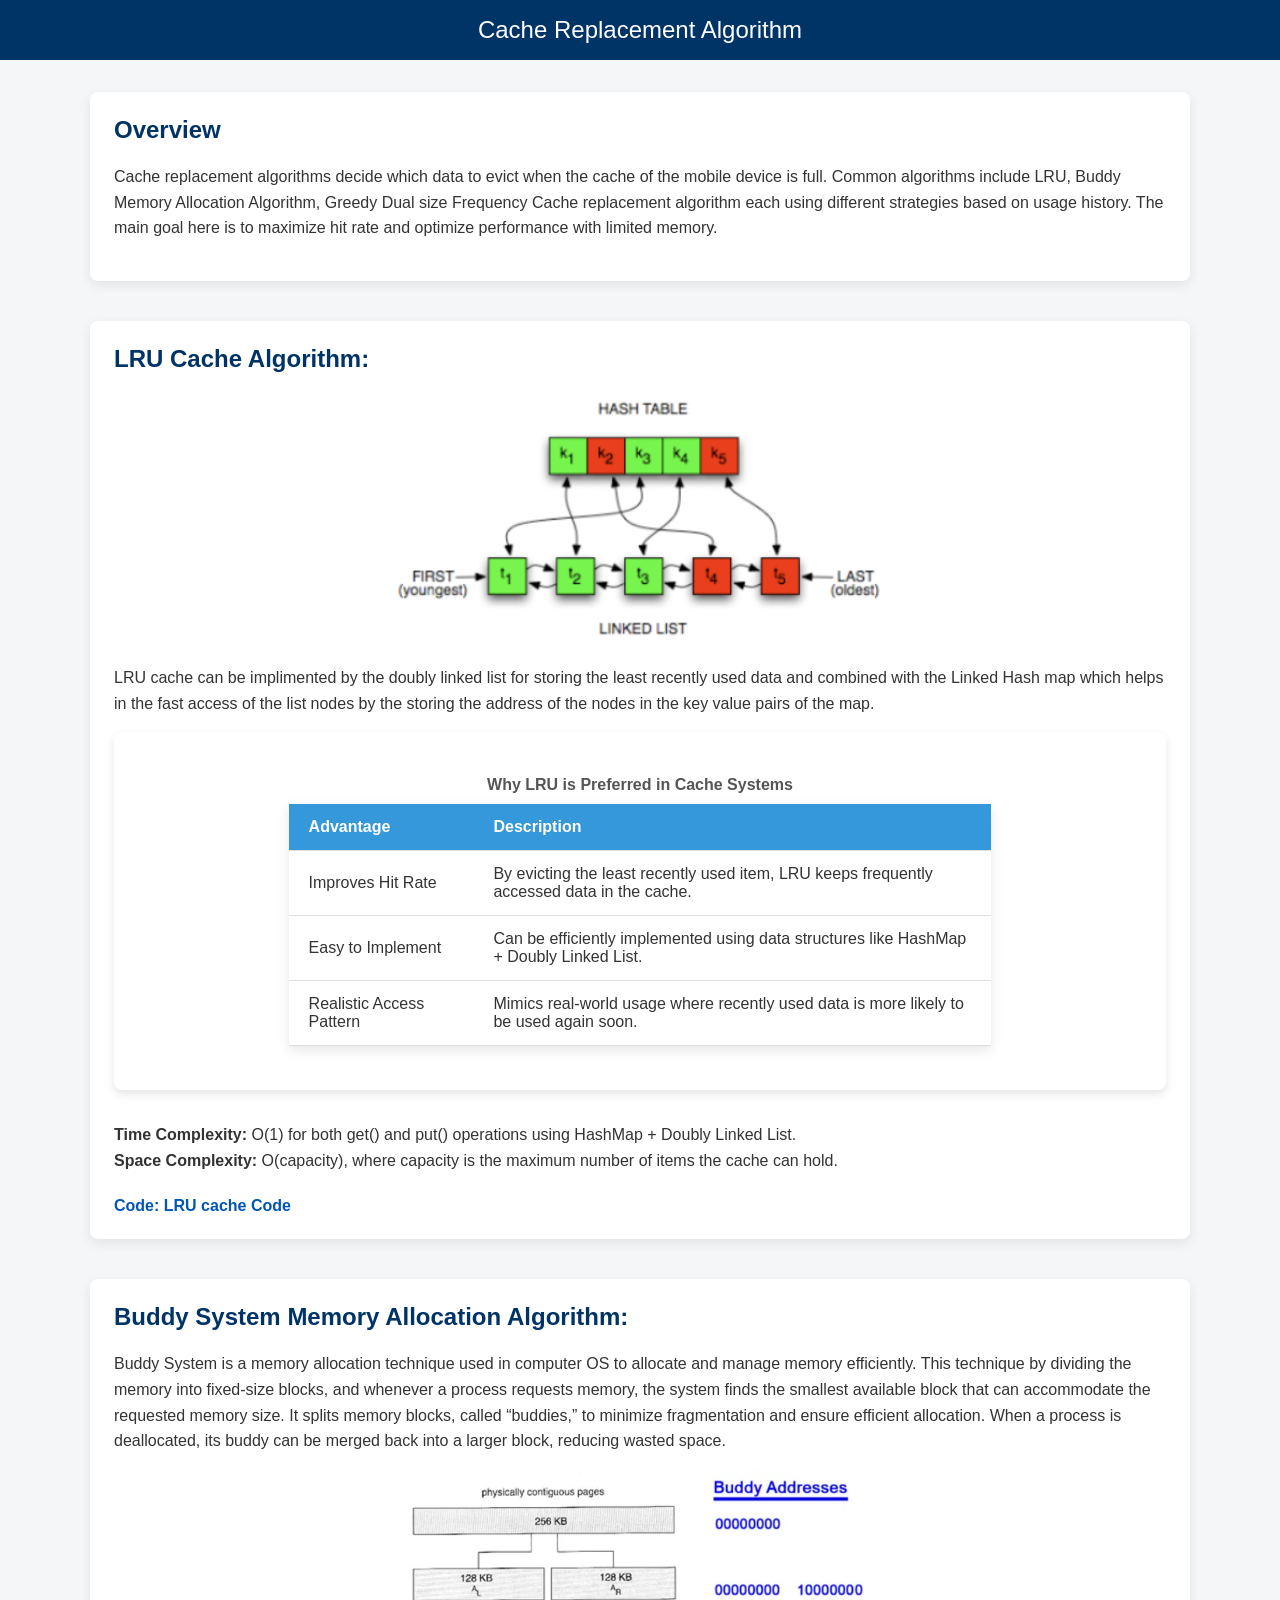
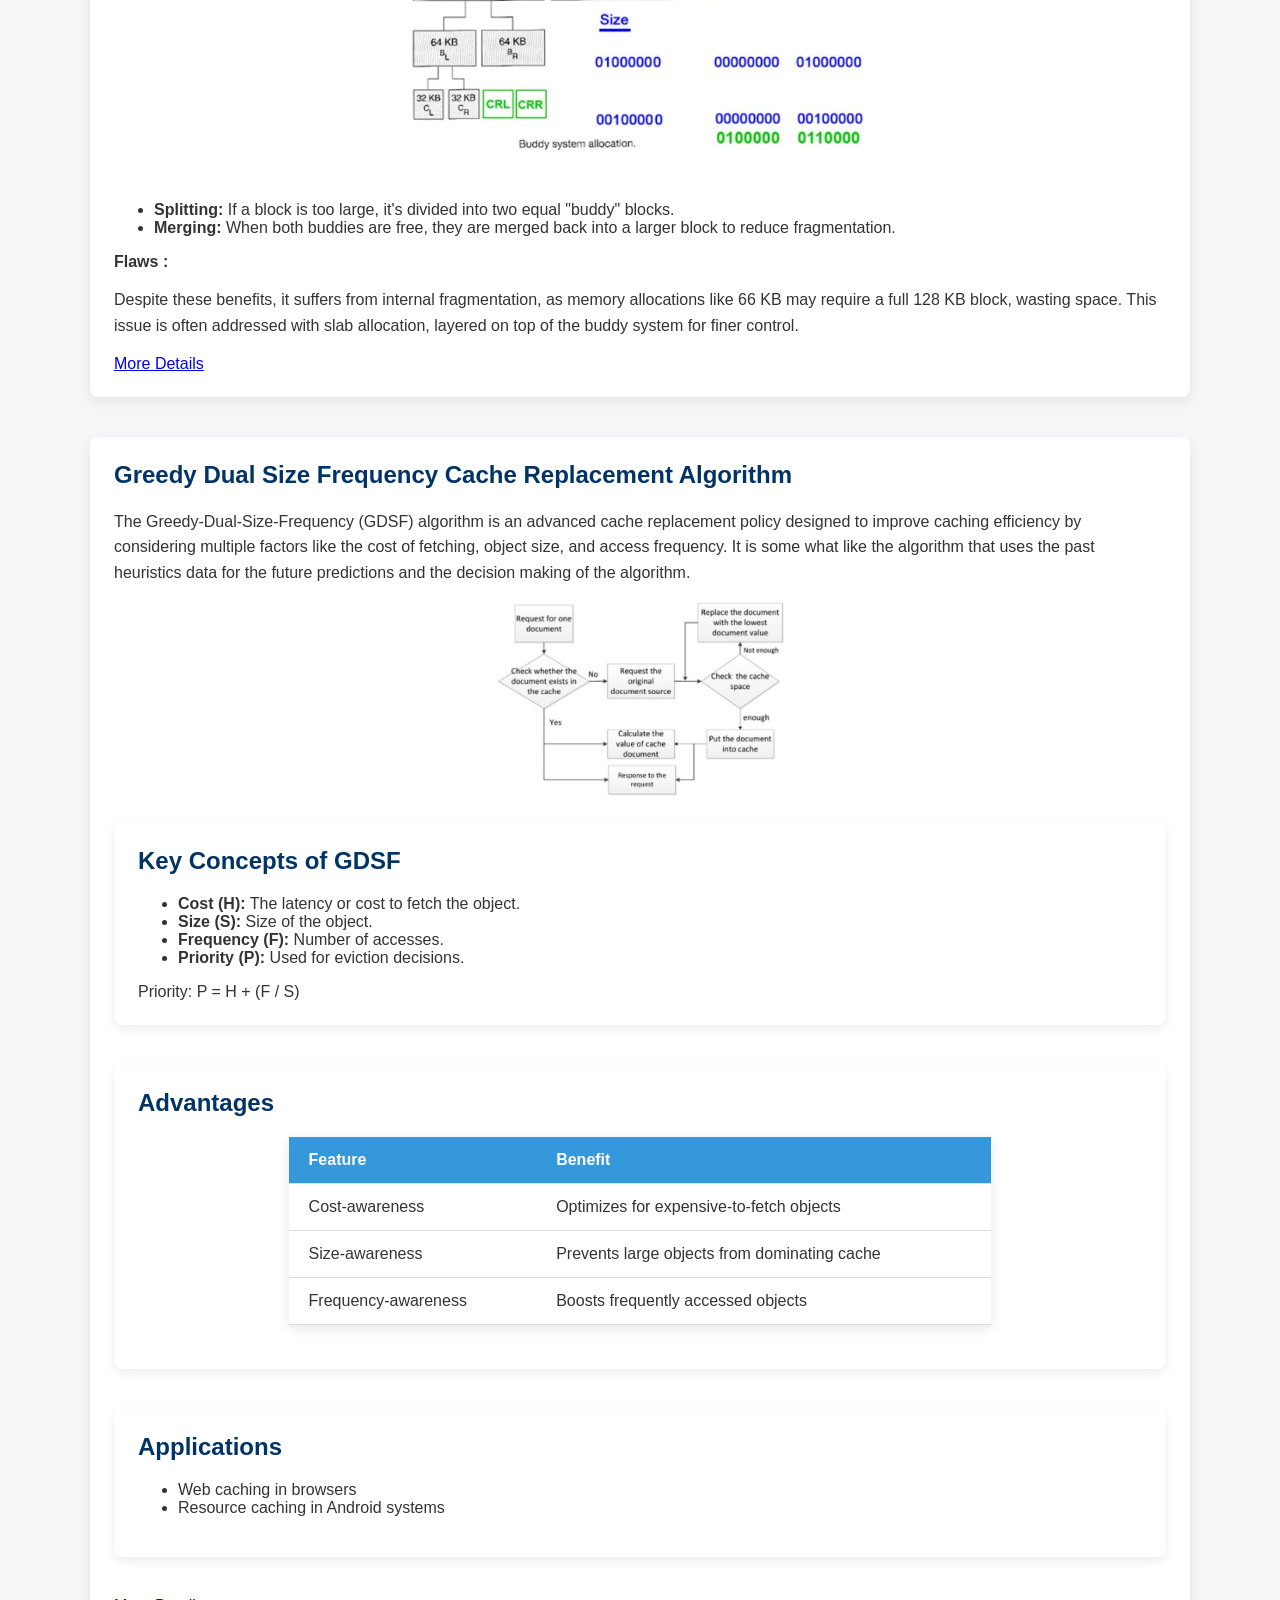
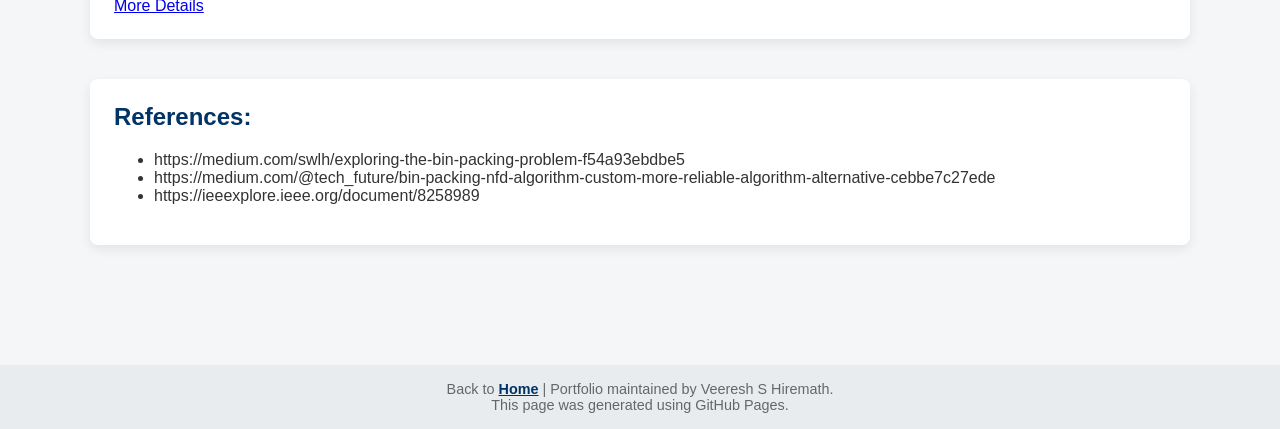
<file: Google Android/p2/cacheManagement.html>
<!DOCTYPE html>
<html lang="en">

<head>
    <meta charset="UTF-8" />
    <meta name="viewport" content="width=device-width, initial-scale=1.0" />
    <title>Resource Management in OS</title>
    <style>
        body {
            font-family: 'Segoe UI', Tahoma, Geneva, Verdana, sans-serif;
            margin: 0;
            padding: 0;
            background-color: #f4f6f8;
            color: #333;
        }

        header {
            background-color: #003366;
            color: white;
            padding: 1rem 2rem;
            text-align: center;
            font-size: 1.5rem;
        }

        main {
            max-width: 1100px;
            margin: auto;
            padding: 2rem;
        }

        section {
            margin-bottom: 2.5rem;
            padding: 1.5rem;
            background-color: #ffffff;
            border-radius: 8px;
            box-shadow: 0 4px 12px rgba(0, 0, 0, 0.08);
        }

        h2 {
            color: #003366;
            margin-top: 0;
        }

        p {
            line-height: 1.6;
        }

        .code-link {
            display: inline-block;
            margin-top: 0.5rem;
            color: #0056b3;
            text-decoration: none;
            font-weight: bold;
        }

        .code-link:hover {
            text-decoration: underline;
        }

        .algo-type {
            font-weight: bold;
            color: #2d3748;
        }

        footer {
            text-align: center;
            font-size: 0.9rem;
            color: #666;
            margin-top: 3rem;
            padding: 1rem;
            background-color: #e9ecef;
        }

        .figure-label {
            font-style: italic;
            color: #666;
            margin-top: 0.5rem;
        }

        .card {
            background-color: #fff;
            border-radius: 8px;
            box-shadow: 0 4px 10px rgba(0, 0, 0, 0.1);
            padding: 1.5rem;
            margin-bottom: 2rem;
        }

        .card h2 {
            color: #003366;
            margin-bottom: 0.5rem;
            font-size: medium;
        }

        .card p {
            margin: 0.4rem 0;
            line-height: 1.6;
        }

        .card .label {
            font-weight: bold;
            color: #555;
        }

        table {
            width: 70%;
            margin: 20px auto;
            border-collapse: collapse;
            background-color: #ffffff;
            box-shadow: 0 4px 12px rgba(0, 0, 0, 0.1);
        }

        th,
        td {
            padding: 14px 20px;
            text-align: left;
            border-bottom: 1px solid #ddd;
        }

        th {
            background-color: #3498db;
            color: white;
        }

        tr:hover {
            background-color: #f1f1f1;
        }

        caption {
            margin-bottom: 10px;
            font-weight: bold;
            color: #555;
        }


        @media (max-width: 600px) {
            main {
                padding: 1rem;
            }
        }
    </style>
</head>

<body>
    <header>
        Cache Replacement Algorithm
    </header>

    <main>
        <section>
            <h2>Overview</h2>
            <p>
                Cache replacement algorithms decide which data to evict when the cache of the mobile device is full.
                Common algorithms include LRU, Buddy Memory Allocation Algorithm, Greedy Dual size Frequency Cache
                replacement algorithm each using different strategies based on usage history. The main goal here is to
                maximize hit rate and optimize performance with limited memory.
            </p>
        </section>

        <section>
            <h2>LRU Cache Algorithm: </h2>
            <p style="text-align: center;">
                <img src="./ResourceManagement/LRU.png" alt="Red-Black" width="500px">
            </p>
            <p>
                LRU cache can be implimented by the doubly linked list for storing the least recently used data and
                combined with the Linked Hash map which helps in the fast access of the list nodes by the storing the
                address of the nodes in the key value pairs of the map.
            </p>

            <div class="card">
                <table>
                    <caption>Why LRU is Preferred in Cache Systems</caption>
                    <thead>
                        <tr>
                            <th>Advantage</th>
                            <th>Description</th>
                        </tr>
                    </thead>
                    <tbody>
                        <tr>
                            <td>Improves Hit Rate</td>
                            <td>By evicting the least recently used item, LRU keeps frequently accessed data in the
                                cache.</td>
                        </tr>
                        <tr>
                            <td>Easy to Implement</td>
                            <td>Can be efficiently implemented using data structures like HashMap + Doubly Linked List.
                            </td>
                        </tr>
                        <tr>
                            <td>Realistic Access Pattern</td>
                            <td>Mimics real-world usage where recently used data is more likely to be used again soon.
                            </td>
                        </tr>
                    </tbody>
                </table>
            </div>

            <p>
                <strong>Time Complexity: </strong> O(1) for both get() and put() operations using HashMap + Doubly
                Linked List.<br>
                <strong>Space Complexity: </strong> O(capacity), where capacity is the maximum number of items the cache
                can hold.
            </p>
            <a href="./code/LRUcache.java" class="code-link">Code: LRU cache Code</a>
        </section>

        <section>
            <h2>Buddy System Memory Allocation Algorithm: </h2>
            <p>
                Buddy System is a memory allocation technique used in computer OS to allocate and manage memory
                efficiently. This technique by dividing the memory into fixed-size blocks, and whenever a process
                requests memory, the system finds the smallest available block that can accommodate the requested memory
                size.

                It splits memory blocks, called “buddies,” to minimize fragmentation and ensure efficient allocation.
                When a process is deallocated, its buddy can be merged back into a larger block, reducing wasted space.
            <p style="text-align: center;">
                <img src="./ResourceManagement/buddy.png" alt="Red-Black" width="500px">
            </p>

            <ul>
                <li><strong>Splitting: </strong>If a block is too large, it's divided into two equal "buddy" blocks.
                </li>
                <li><strong>Merging: </strong>When both buddies are free, they are merged back into a larger block to
                    reduce fragmentation.</li>
            </ul>

            <strong>Flaws :</strong>
            <p>
                Despite these benefits, it suffers from internal fragmentation, as memory allocations like 66 KB may require a full 128 KB block, wasting space. This issue is often addressed with slab allocation, layered on top of the buddy system for finer control.
            </p>
            </p>

            <a href="https://en.wikipedia.org/wiki/Buddy_memory_allocation">More Details</a>
        </section>

        <section>
            <h2>Greedy Dual Size Frequency Cache Replacement Algorithm</h2>
            <p>
                The Greedy-Dual-Size-Frequency (GDSF) algorithm is an advanced cache replacement policy designed to improve caching efficiency by considering multiple factors like the cost of fetching, object size, and access frequency. It is some what like the algorithm that uses the past heuristics data for the future predictions and the decision making of the algorithm.
            </p>


            <p style="text-align: center; justify-content: center;">
            <img src="./ResourceManagement/greedy_cache_replacement.png" alt="Red-Black" width="300px">


             <section>
            <h2>Key Concepts of GDSF</h2>
            <ul>
                <li><strong>Cost (H):</strong> The latency or cost to fetch the object.</li>
                <li><strong>Size (S):</strong> Size of the object.</li>
                <li><strong>Frequency (F):</strong> Number of accesses.</li>
                <li><strong>Priority (P):</strong> Used for eviction decisions.</li>
            </ul>
            <div class="formula">
                Priority: P = H + (F / S)
            </div>
        </section>

        <section>
            <h2>Advantages</h2>
            <table>
                <thead>
                    <tr>
                        <th>Feature</th>
                        <th>Benefit</th>
                    </tr>
                </thead>
                <tbody>
                    <tr>
                        <td>Cost-awareness</td>
                        <td>Optimizes for expensive-to-fetch objects</td>
                    </tr>
                    <tr>
                        <td>Size-awareness</td>
                        <td>Prevents large objects from dominating cache</td>
                    </tr>
                    <tr>
                        <td>Frequency-awareness</td>
                        <td>Boosts frequently accessed objects</td>
                    </tr>
                </tbody>
            </table>
        </section>

        <section>
            <h2>Applications</h2>
            <ul>
                <li>Web caching in browsers</li>
                <li>Resource caching in Android systems</li>
            </ul>
        </section>

        <a href="https://ieeexplore.ieee.org/document/8258989">More Details</a>


        </section>


        <section>
            <h2>References: </h2>
            <p>
            <ul>
                <li>https://medium.com/swlh/exploring-the-bin-packing-problem-f54a93ebdbe5</li>
                <li>https://medium.com/@tech_future/bin-packing-nfd-algorithm-custom-more-reliable-algorithm-alternative-cebbe7c27ede
                </li>
                <li>https://ieeexplore.ieee.org/document/8258989</li>
            </ul>
            </p>
        </section>
    </main>


    <footer>
        Back to <a href="/" style="color:#003366; font-weight: bold;">Home</a> | Portfolio maintained by Veeresh S
        Hiremath.<br />
        This page was generated using GitHub Pages.
    </footer>
</body>

</html>
</file>
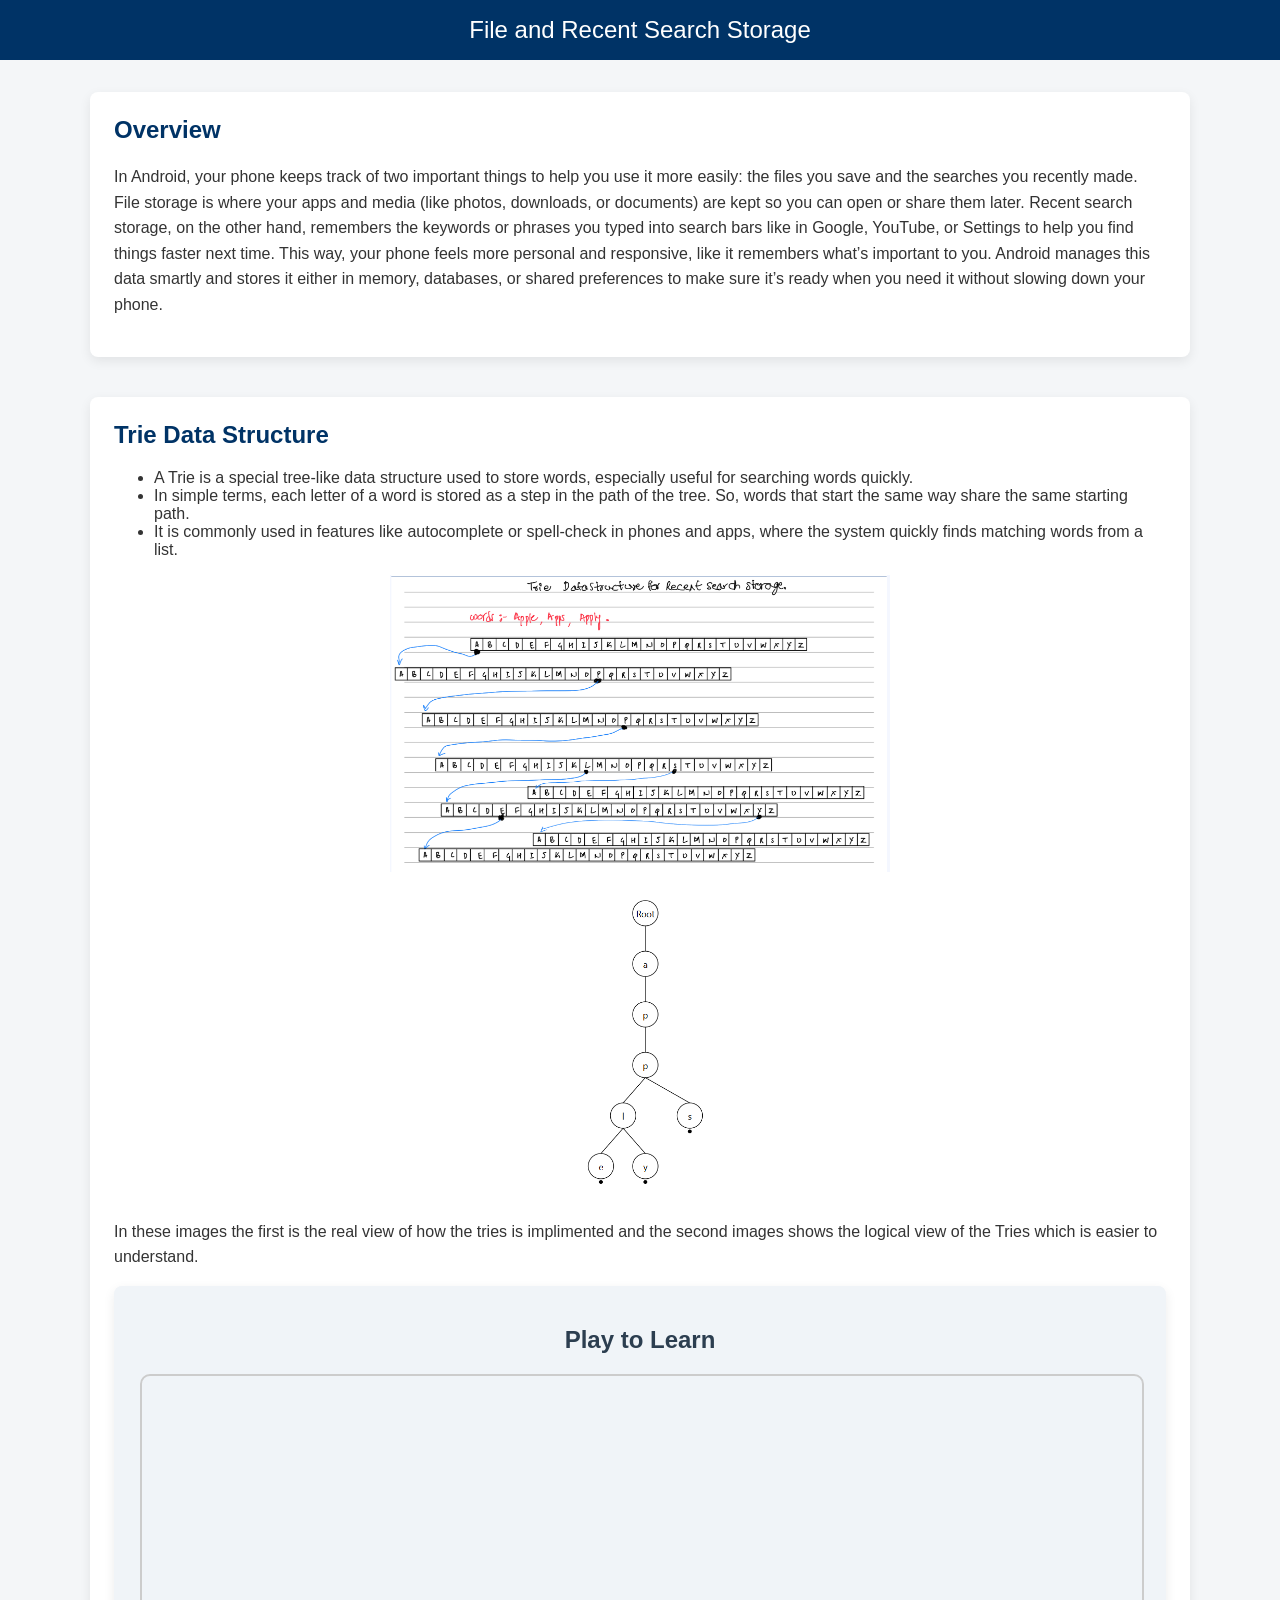
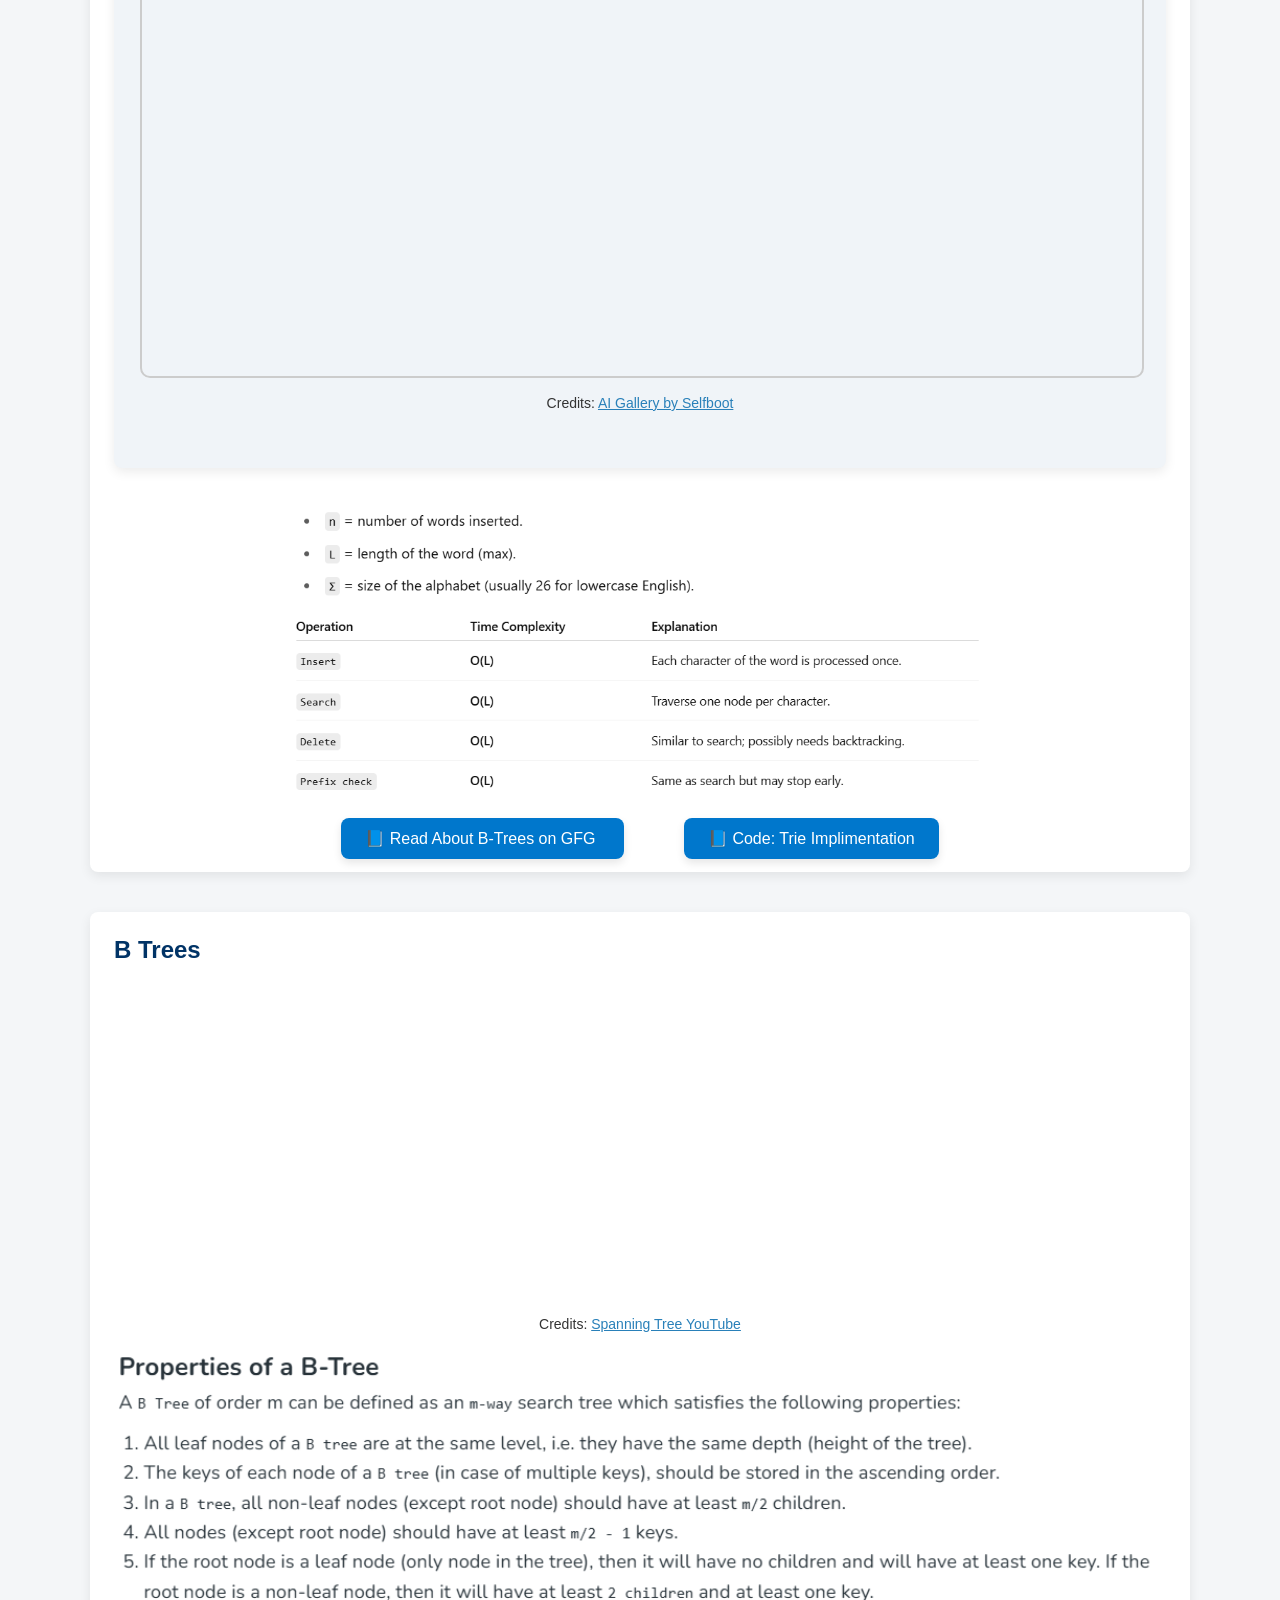
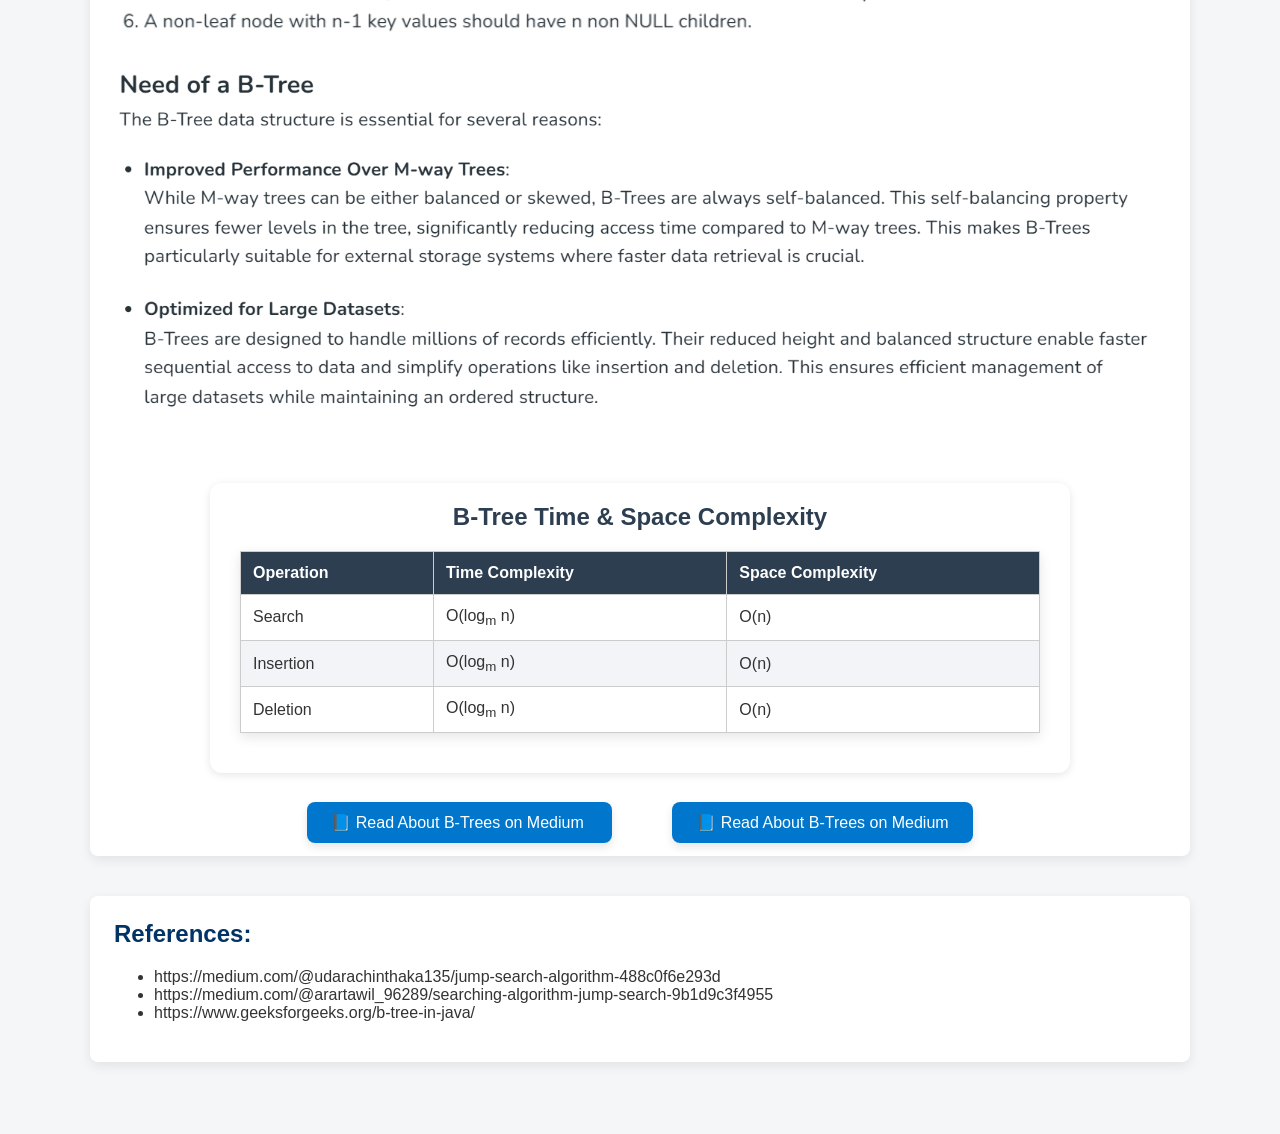
<file: Google Android/p2/fileSystem.html>
<!DOCTYPE html>
<html lang="en">

<head>
    <meta charset="UTF-8" />
    <meta name="viewport" content="width=device-width, initial-scale=1.0" />
    <title>File and Recent Search Storage</title>
    <style>
        body {
            font-family: 'Segoe UI', Tahoma, Geneva, Verdana, sans-serif;
            margin: 0;
            padding: 0;
            background-color: #f4f6f8;
            color: #333;
        }

        header {
            background-color: #003366;
            color: white;
            padding: 1rem 2rem;
            text-align: center;
            font-size: 1.5rem;
        }

        main {
            max-width: 1100px;
            margin: auto;
            padding: 2rem;
        }

        section {
            margin-bottom: 2.5rem;
            padding: 1.5rem;
            background-color: #ffffff;
            border-radius: 8px;
            box-shadow: 0 4px 12px rgba(0, 0, 0, 0.08);
        }

        h2 {
            color: #003366;
            margin-top: 0;
        }

        p {
            line-height: 1.6;
        }

        .code-link {
            display: inline-block;
            margin-top: 0.5rem;
            color: #0056b3;
            text-decoration: none;
            font-weight: bold;
        }

        .code-link:hover {
            text-decoration: underline;
        }

        .algo-type {
            font-weight: bold;
            color: #2d3748;
        }

        footer {
            text-align: center;
            font-size: 0.9rem;
            color: #666;
            margin-top: 3rem;
            padding: 1rem;
            background-color: #e9ecef;
        }

        .figure-label {
            font-style: italic;
            color: #666;
            margin-top: 0.5rem;
        }

        .card {
            background-color: #fff;
            border-radius: 8px;
            box-shadow: 0 4px 10px rgba(0, 0, 0, 0.1);
            padding: 1.5rem;
            margin-bottom: 2rem;
        }

        .card h2 {
            color: #003366;
            margin-bottom: 0.5rem;
            font-size: medium;
        }

        .card p {
            margin: 0.4rem 0;
            line-height: 1.6;
        }

        .card .label {
            font-weight: bold;
            color: #555;
        }

        table {
            width: 70%;
            margin: 20px auto;
            border-collapse: collapse;
            background-color: #ffffff;
            box-shadow: 0 4px 12px rgba(0, 0, 0, 0.1);
        }

        th,
        td {
            padding: 14px 20px;
            text-align: left;
            border-bottom: 1px solid #ddd;
        }

        th {
            background-color: #3498db;
            color: white;
        }

        tr:hover {
            background-color: #f1f1f1;
        }

        caption {
            margin-bottom: 10px;
            font-weight: bold;
            color: #555;
        }

        .complexity-section {
            max-width: 800px;
            margin: 40px auto;
            background: #ffffff;
            padding: 20px 30px;
            border-radius: 12px;
            box-shadow: 0 2px 8px rgba(0, 0, 0, 0.1);
        }

        .complexity-section h2 {
            text-align: center;
            color: #2c3e50;
            margin-bottom: 20px;
        }

        table {
            width: 100%;
            border-collapse: collapse;
            text-align: center;
        }

        th,
        td {
            padding: 12px;
            border: 1px solid #ccc;
            font-size: 16px;
        }

        th {
            background-color: #2c3e50;
            color: #ffffff;
        }

        tbody tr:nth-child(even) {
            background-color: #f2f4f8;
        }

        .btn-link {
            background-color: #0077cc;
            /* deep blue */
            color: #fff;
            padding: 12px 24px;
            font-size: 16px;
            border: none;
            border-radius: 8px;
            cursor: pointer;
            text-decoration: none;
            transition: background-color 0.3s ease;
            box-shadow: 0 4px 8px rgba(0, 0, 0, 0.1);
            margin: 30px;
        }

        .btn-link:hover {
            background-color: #005fa3;
            /* slightly darker on hover */
        }



        @media (max-width: 600px) {
            main {
                padding: 1rem;
            }
        }
    </style>
</head>

<body>
    <header>
        File and Recent Search Storage
    </header>

    <main>
        <section>
            <h2>Overview</h2>
            <p>
                In Android, your phone keeps track of two important things to help you use it more easily: the files you
                save and the searches you recently made. File storage is where your apps and media (like photos,
                downloads, or documents) are kept so you can open or share them later. Recent search storage, on the
                other hand, remembers the keywords or phrases you typed into search bars like in Google, YouTube, or
                Settings to help you find things faster next time. This way, your phone feels more personal and
                responsive, like it remembers what’s important to you. Android manages this data smartly and stores it
                either in memory, databases, or shared preferences to make sure it’s ready when you need it without
                slowing down your phone.
            </p>
        </section>

        <section>
            <h2>Trie Data Structure</h2>
            <p>
            <ul>
                <li>A Trie is a special tree-like data structure used to store words, especially
                    useful for searching words quickly.</li>
                <li>In simple terms, each letter of a word is stored as a step in the path of the tree. So, words that
                    start the same way share the same starting path.</li>
                <li>It is commonly used in features like autocomplete or spell-check in phones and apps, where the
                    system quickly finds matching words from a list.</li>
            </ul>
            </p>


            <p style="text-align: center;">
                <img src="./ResourceManagement/Trie.jpeg" alt="Trie" width="500px">
            </p>
            <p style="text-align: center;">
                <img src="./ResourceManagement/logicalView.png" alt="Trie Logical" height="300px">
            </p>
            <p>
                In these images the first is the real view of how the tries is implimented and the second images shows
                the logical view of the Tries which is easier to understand.
            </p>

            <section id="trie-visualizer" style="padding: 40px 20px; background-color: #f0f4f8;">
                <div style="max-width: 1000px; margin: auto;">
                    <h2 style="text-align: center; color: #2c3e50;">Play to Learn</h2>

                    <iframe src="https://gallery.selfboot.cn/en/algorithms/trie"
                        style="width: 100%; height: 600px; border: 2px solid #ccc; border-radius: 10px;"
                        title="Trie Visualizer">
                    </iframe>

                    <p style="text-align: center; font-size: 14px; margin-top: 10px;">
                        Credits: <a href="https://github.com/selfboot/ai_gallery" target="_blank"
                            style="color: #2980b9;">AI Gallery by Selfboot</a>
                    </p>
                </div>
            </section>

             <p style="text-align: center;">
                <img src="./ResourceManagement/complexityTrie.png" alt="Trie" width="700px">
            </p>

            <div style="text-align: center;">
                <a class="btn-link"
                href="https://www.geeksforgeeks.org/introduction-to-trie-data-structure-and-algorithm-tutorials/"
                target="_blank">
                📘 Read About B-Trees on GFG
            </a>
            <a class="btn-link"
                href="./code/Trie.cpp"
                target="_blank">
                📘 Code: Trie Implimentation
            </a>
            </div>


        </section>

        <section>
            <h2>B Trees</h2>
            <div style="text-align: center;">
                <iframe width="560" height="315" src="https://www.youtube.com/embed/K1a2Bk8NrYQ?si=3DQ_Knoc92Nfa4_v"
                    title="YouTube video player" frameborder="0"
                    allow="accelerometer; autoplay; clipboard-write; encrypted-media; gyroscope; picture-in-picture; web-share"
                    referrerpolicy="strict-origin-when-cross-origin" allowfullscreen></iframe>
            </div>
            <p style="text-align: center; font-size: 14px; margin-top: 10px;">
                Credits: <a href="https://youtu.be/K1a2Bk8NrYQ?si=HcB8fnhTnH_4VFse" target="_blank"
                    style="color: #2980b9;">Spanning Tree YouTube</a>
            </p>

            <p style="text-align: center;">
                <img src="./ResourceManagement/propertyBTree.png" alt="Trie" width="100%">
            </p>


            <p style="text-align: center;">
                <img src="./ResourceManagement/needBTree.png" alt="Trie" width="100%">
            </p>

            <div class="complexity-section">
                <h2>B-Tree Time & Space Complexity</h2>
                <table>
                    <thead>
                        <tr>
                            <th>Operation</th>
                            <th>Time Complexity</th>
                            <th>Space Complexity</th>
                        </tr>
                    </thead>
                    <tbody>
                        <tr>
                            <td>Search</td>
                            <td>O(log<sub>m</sub> n)</td>
                            <td>O(n)</td>
                        </tr>
                        <tr>
                            <td>Insertion</td>
                            <td>O(log<sub>m</sub> n)</td>
                            <td>O(n)</td>
                        </tr>
                        <tr>
                            <td>Deletion</td>
                            <td>O(log<sub>m</sub> n)</td>
                            <td>O(n)</td>
                        </tr>
                    </tbody>
                </table>
            </div>



            <div style="text-align: center;">
                <a class="btn-link"
                href="https://medium.com/@nomannayeem/the-power-of-b-trees-optimizing-data-storage-and-retrieval-a20f0fa05846"
                target="_blank">
                📘 Read About B-Trees on Medium
            </a>
            <a class="btn-link"
                href="./code/BTree.java"
                target="_blank">
                📘 Read About B-Trees on Medium
            </a>
            </div>

        </section>

        <section>
            <h2>References: </h2>
            <p>
            <ul>
                <li>https://medium.com/@udarachinthaka135/jump-search-algorithm-488c0f6e293d</li>
                <li>https://medium.com/@arartawil_96289/searching-algorithm-jump-search-9b1d9c3f4955</li>
                <li>https://www.geeksforgeeks.org/b-tree-in-java/</li>
            </ul>
            </p>
        </section>
    </main>
</body>

</html>
</file>
<file: openstack/proj4/styles.css>
* {
  box-sizing: border-box;
  margin: 0;
  padding: 0;
}

body {
  font-family: 'Inter', sans-serif;
  background: #f5f8fa;
  padding: 2rem;
  color: #333;
}

.container {
  max-width: 700px;
  margin: auto;
}

.title {
  text-align: center;
  font-size: 2rem;
  font-weight: 600;
  margin-bottom: 1.5rem;
  color: #2c3e50;
}

.toc-card {
  background-color: #ffffff;
  border-radius: 12px;
  padding: 1.5rem;
  box-shadow: 0 8px 20px rgba(0, 0, 0, 0.08);
  transition: transform 0.2s;
}

.toc-card:hover {
  transform: scale(1.01);
}

.toc-list {
  list-style: none;
}

.toc-list li {
  margin: 0.5rem 0;
}

.toc-list a {
  text-decoration: none;
  color: #2980b9;
  font-weight: 500;
  padding: 0.5rem;
  display: block;
  border-radius: 6px;
  transition: background 0.3s, color 0.3s;
}

.toc-list a:hover {
  background-color: #ecf0f1;
  color: #1a5276;
}
</file>
<file: YT music/proj1/style.css>
/* General Styling */
body {
    font-family: 'Roboto', sans-serif;
    line-height: 1.6;
    margin: 0;
    padding: 0;
    background-color: #f0f2f5;
    color: #333;
}

.container {
    width: 90%;
    max-width: 1200px;
    margin: 0 auto;
    padding: 20px 0;
}

/* Header */
header {
    background: linear-gradient(135deg, #FF0000, #FF5733); /* YouTube Red Gradient */
    color: #fff;
    padding: 60px 0;
    text-align: center;
    box-shadow: 0 4px 8px rgba(0, 0, 0, 0.2);
    position: relative;
    overflow: hidden;
}

header::before {
    content: '';
    position: absolute;
    top: -50%;
    left: -50%;
    width: 200%;
    height: 200%;
    background: radial-gradient(circle at center, rgba(255, 255, 255, 0.1) 0%, transparent 70%);
    animation: rotateGradient 15s linear infinite;
    opacity: 0.3;
}

@keyframes rotateGradient {
    from {
        transform: rotate(0deg);
    }
    to {
        transform: rotate(360deg);
    }
}

header h1 {
    margin: 0 0 10px;
    font-size: 3.5em;
    text-shadow: 2px 2px 4px rgba(0, 0, 0, 0.3);
}

header p {
    font-size: 1.3em;
    opacity: 0.9;
}

/* Main Content - Cards */
main {
    padding: 40px 0;
}

.card {
    background-color: #fff;
    border-radius: 12px;
    box-shadow: 0 6px 12px rgba(0, 0, 0, 0.1);
    margin-bottom: 30px;
    padding: 30px;
    transition: transform 0.3s ease-in-out, box-shadow 0.3s ease-in-out;
    border-left: 5px solid #FF0000; /* Accent border */
}

.card:hover {
    transform: translateY(-8px);
    box-shadow: 0 12px 24px rgba(0, 0, 0, 0.15);
}

.card h2 {
    color: #FF0000;
    margin-top: 0;
    border-bottom: 2px solid #eee;
    padding-bottom: 15px;
    margin-bottom: 25px;
    font-size: 2.2em;
}

.card h3 {
    color: #333;
    margin-top: 25px;
    margin-bottom: 15px;
    font-size: 1.6em;
}

.card p {
    margin-bottom: 15px;
    font-size: 1.1em;
    line-height: 1.8;
}

.card ul {
    list-style-type: none;
    padding: 0;
    margin-bottom: 15px;
}

.card ul li {
    background-color: #f9f9f9;
    margin-bottom: 8px;
    padding: 12px 18px;
    border-radius: 8px;
    border-left: 4px solid #FF5733;
    font-size: 1.05em;
    transition: background-color 0.2s ease;
}

.card ul li:hover {
    background-color: #f0f0f0;
}

.card table {
    width: 100%;
    border-collapse: collapse;
    margin-top: 20px;
    box-shadow: 0 2px 5px rgba(0, 0, 0, 0.05);
}

.card th, .card td {
    border: 1px solid #ddd;
    padding: 12px 15px;
    text-align: left;
}

.card th {
    background-color: #f2f2f2;
    color: #555;
    font-weight: bold;
}

.card tr:nth-child(even) {
    background-color: #f9f9f9;
}

.card tr:hover {
    background-color: #f1f1f1;
}

/* Architecture Details */
.architecture-details {
    display: grid;
    grid-template-columns: repeat(auto-fit, minmax(280px, 1fr));
    gap: 20px;
    margin-top: 20px;
}

.architecture-details div {
    background-color: #fdfdfd;
    padding: 20px;
    border-radius: 8px;
    border: 1px solid #eee;
    box-shadow: 0 2px 4px rgba(0, 0, 0, 0.05);
}

.architecture-details h3 {
    color: #FF0000;
    margin-top: 0;
    font-size: 1.4em;
    border-bottom: none;
    padding-bottom: 0;
    margin-bottom: 10px;
}

/* Algorithm Categories */
.algorithm-category {
    margin-bottom: 30px;
    padding: 20px;
    background-color: #fdfdfd;
    border-radius: 8px;
    border: 1px solid #eee;
    box-shadow: 0 2px 4px rgba(0, 0, 0, 0.05);
}

.algorithm-category h3 {
    color: #333;
    font-size: 1.8em;
    margin-top: 0;
    border-bottom: 1px dashed #ddd;
    padding-bottom: 10px;
}

.algorithm-category ul {
    list-style-type: disc;
    margin-left: 20px;
    padding: 0;
}

.algorithm-category ul li {
    background-color: transparent;
    border-left: none;
    padding: 5px 0;
    margin-bottom: 5px;
    font-size: 1.05em;
}

/* Citations */
.card p .cite {
    font-size: 0.85em;
    color: #777;
    margin-left: 5px;
    vertical-align: super;
}

/* Footer */
footer {
    background-color: #333;
    color: #fff;
    text-align: center;
    padding: 20px 0;
    margin-top: 40px;
    box-shadow: 0 -4px 8px rgba(0, 0, 0, 0.1);
}

footer p {
    margin: 0;
    font-size: 0.9em;
}

/* Responsive Design */
@media (max-width: 768px) {
    header h1 {
        font-size: 2.5em;
    }

    header p {
        font-size: 1em;
    }

    .card {
        padding: 20px;
        margin-bottom: 20px;
    }

    .card h2 {
        font-size: 1.8em;
    }

    .card h3 {
        font-size: 1.4em;
    }

    .card table {
        font-size: 0.9em;
    }

    .card th, .card td {
        padding: 8px 10px;
    }
}

@media (max-width: 480px) {
    .container {
        width: 95%;
    }

    header h1 {
        font-size: 2em;
    }

    .card {
        padding: 15px;
    }

    .card h2 {
        font-size: 1.5em;
    }

    .architecture-details {
        grid-template-columns: 1fr;
    }
}
</file>
